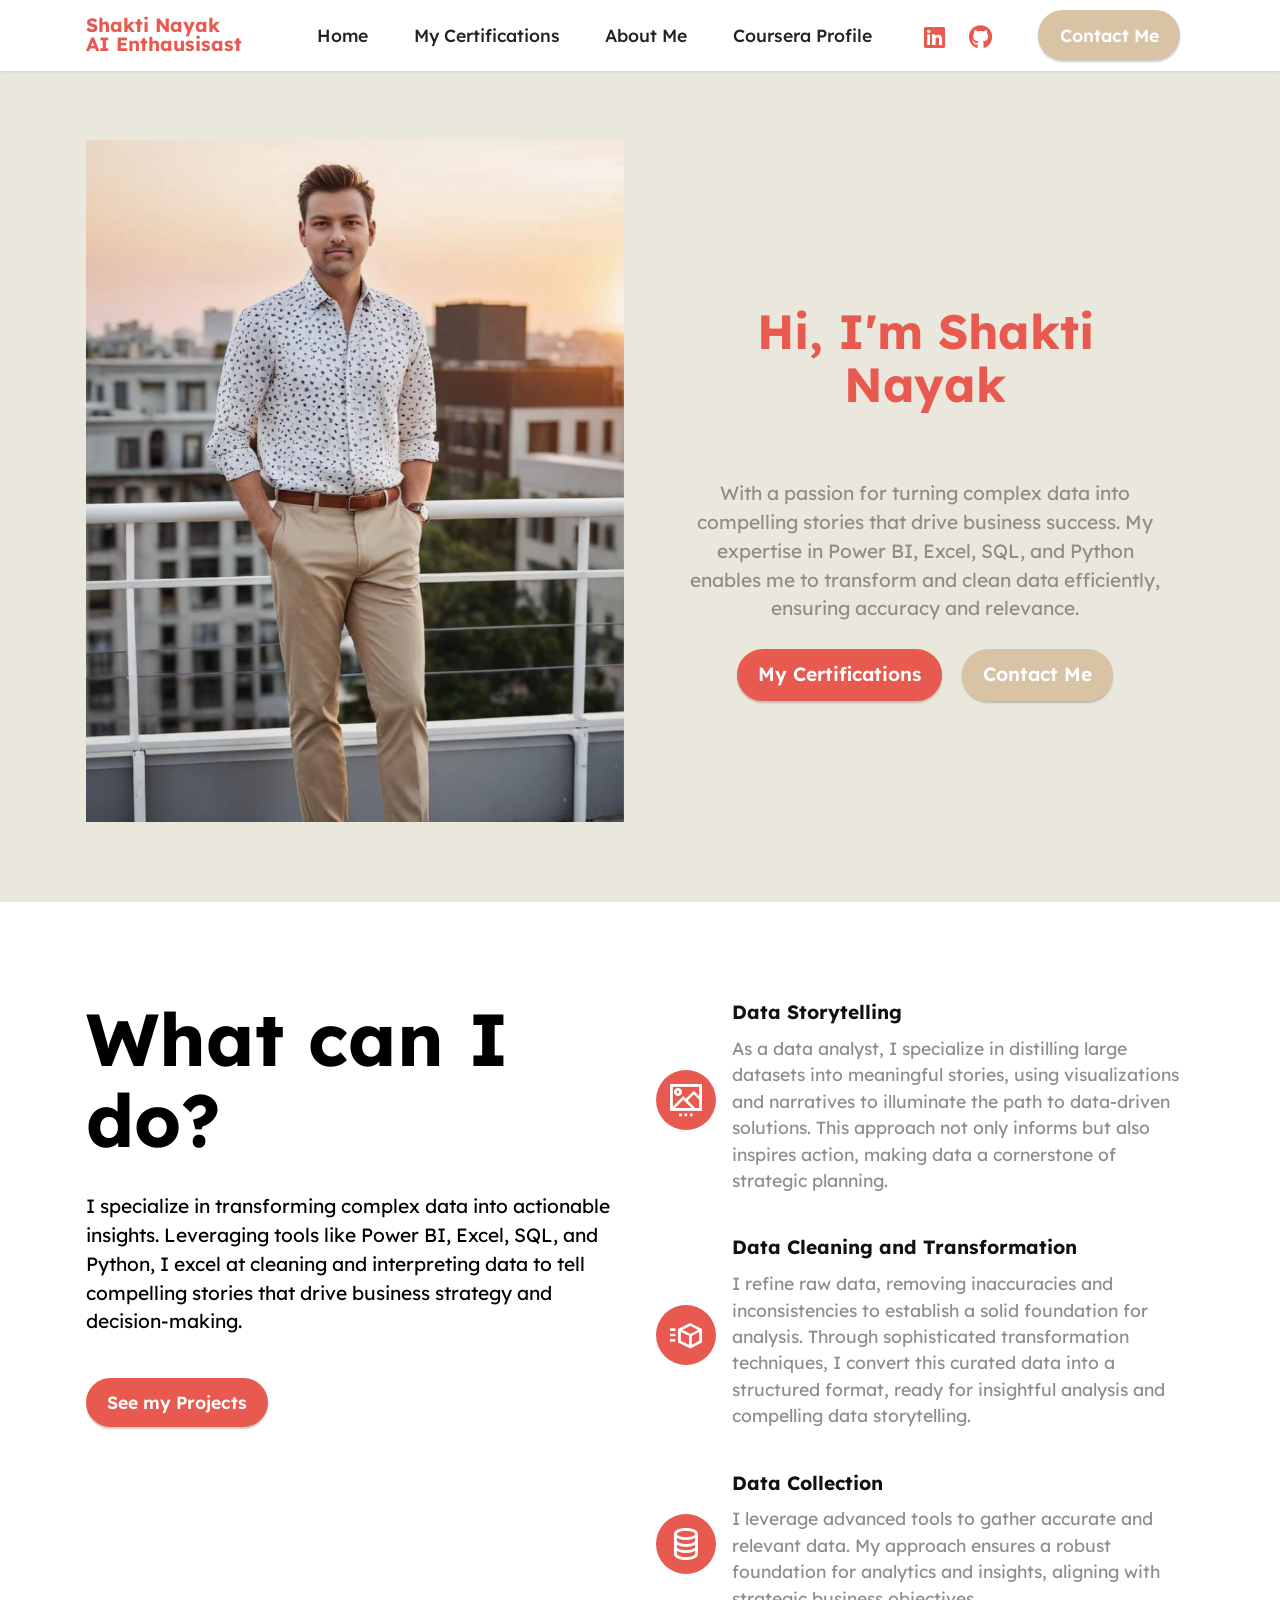
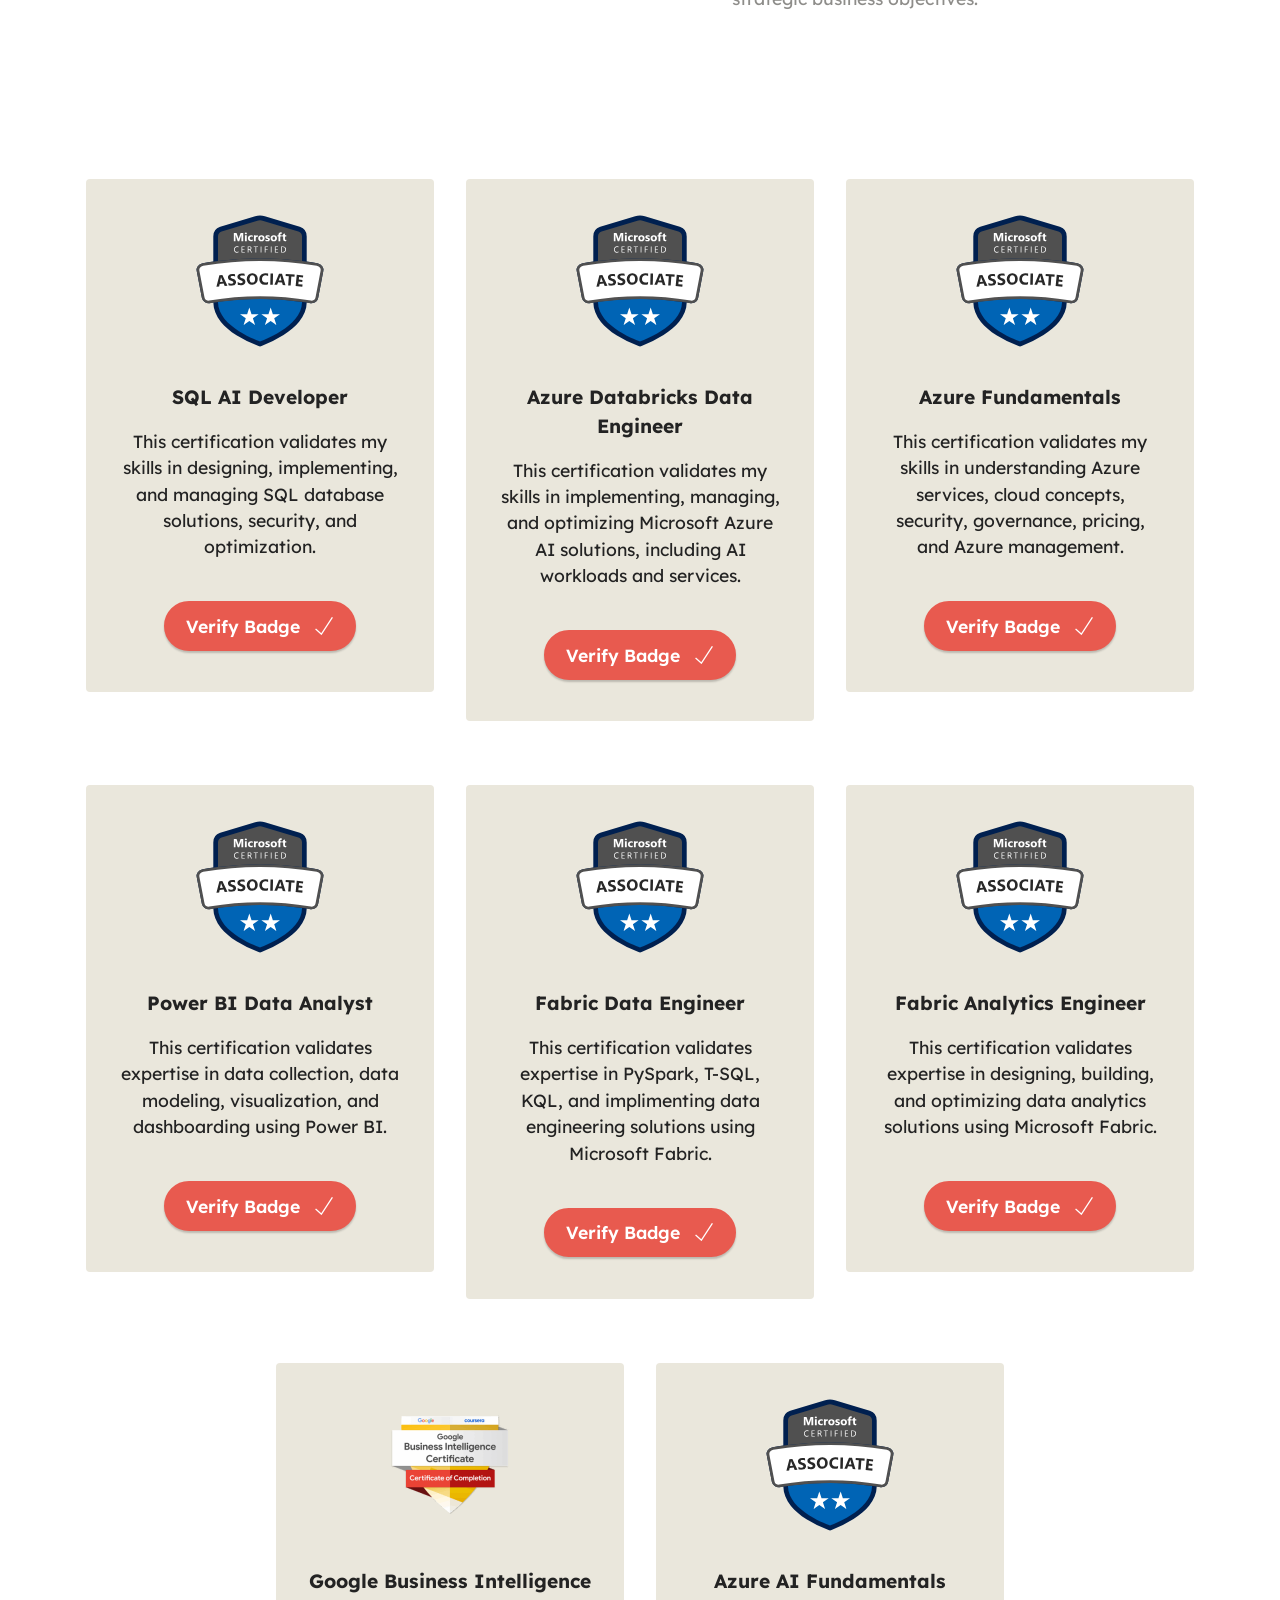
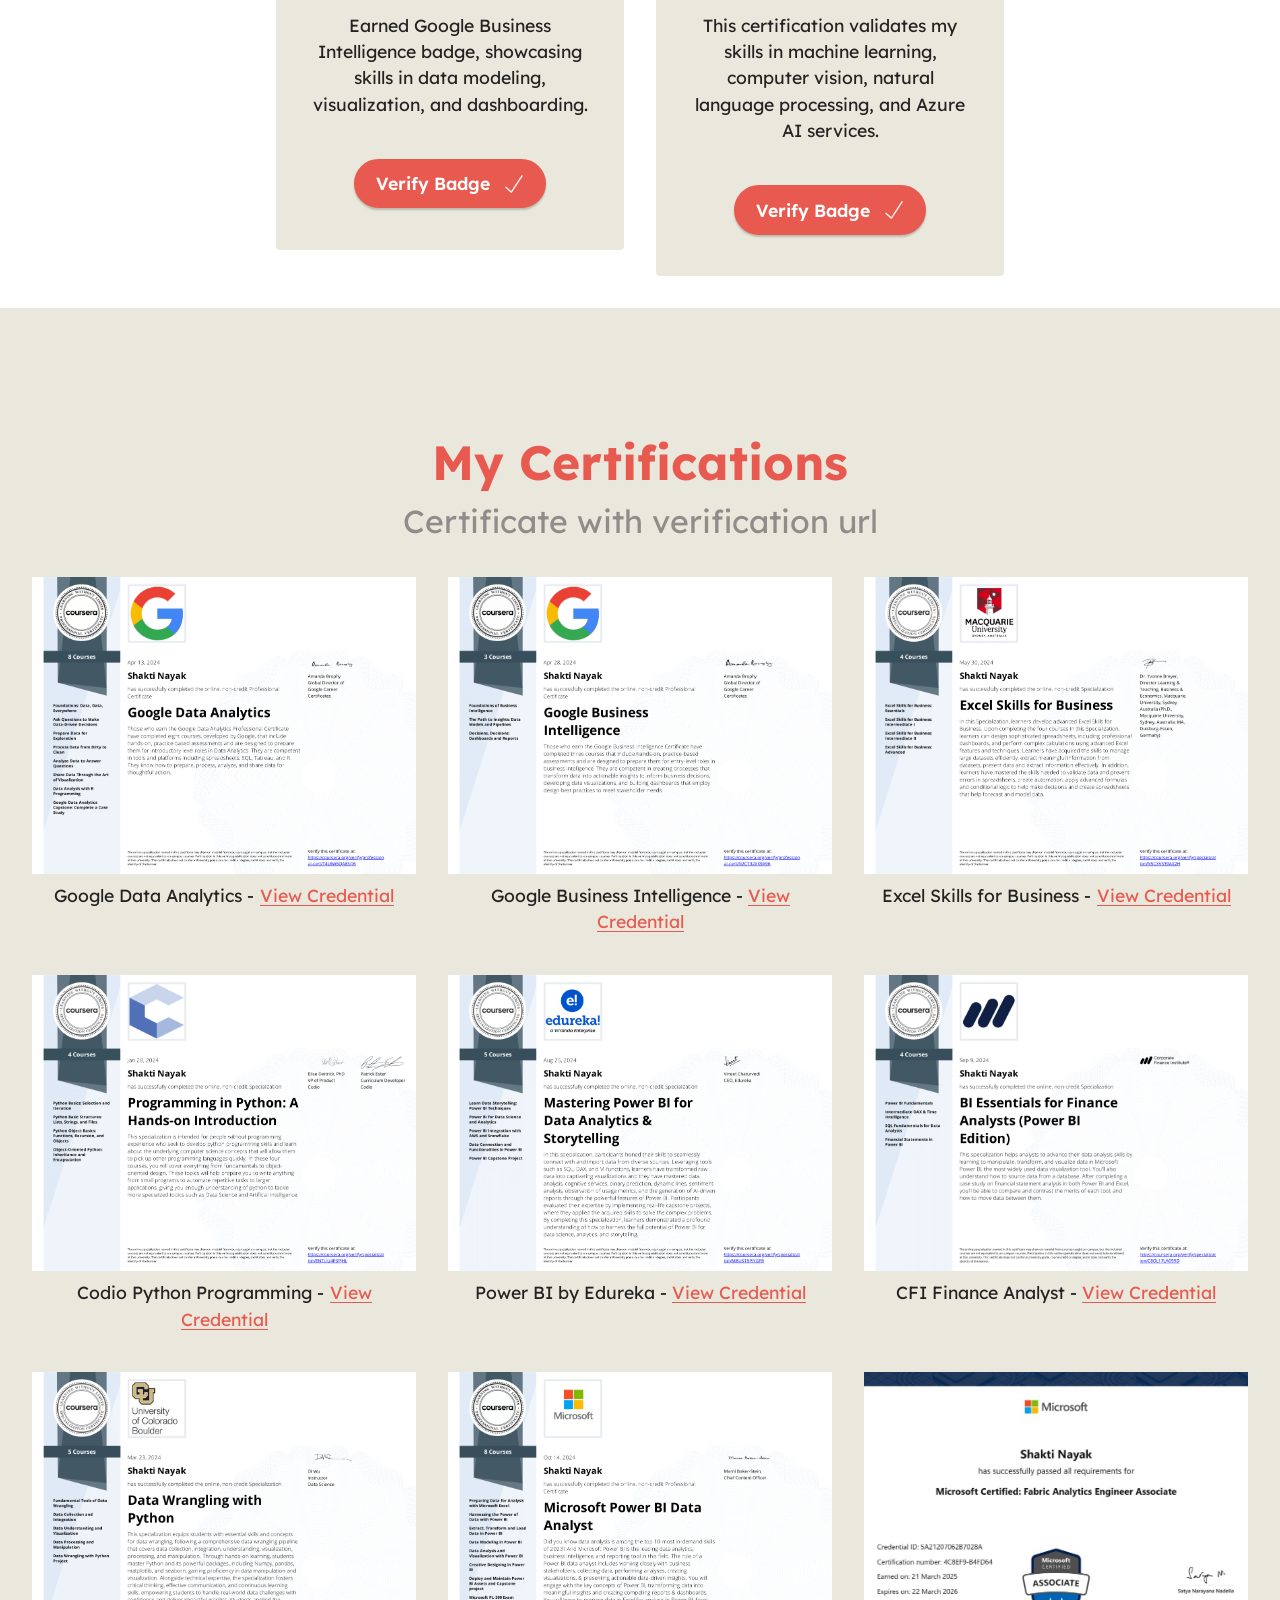
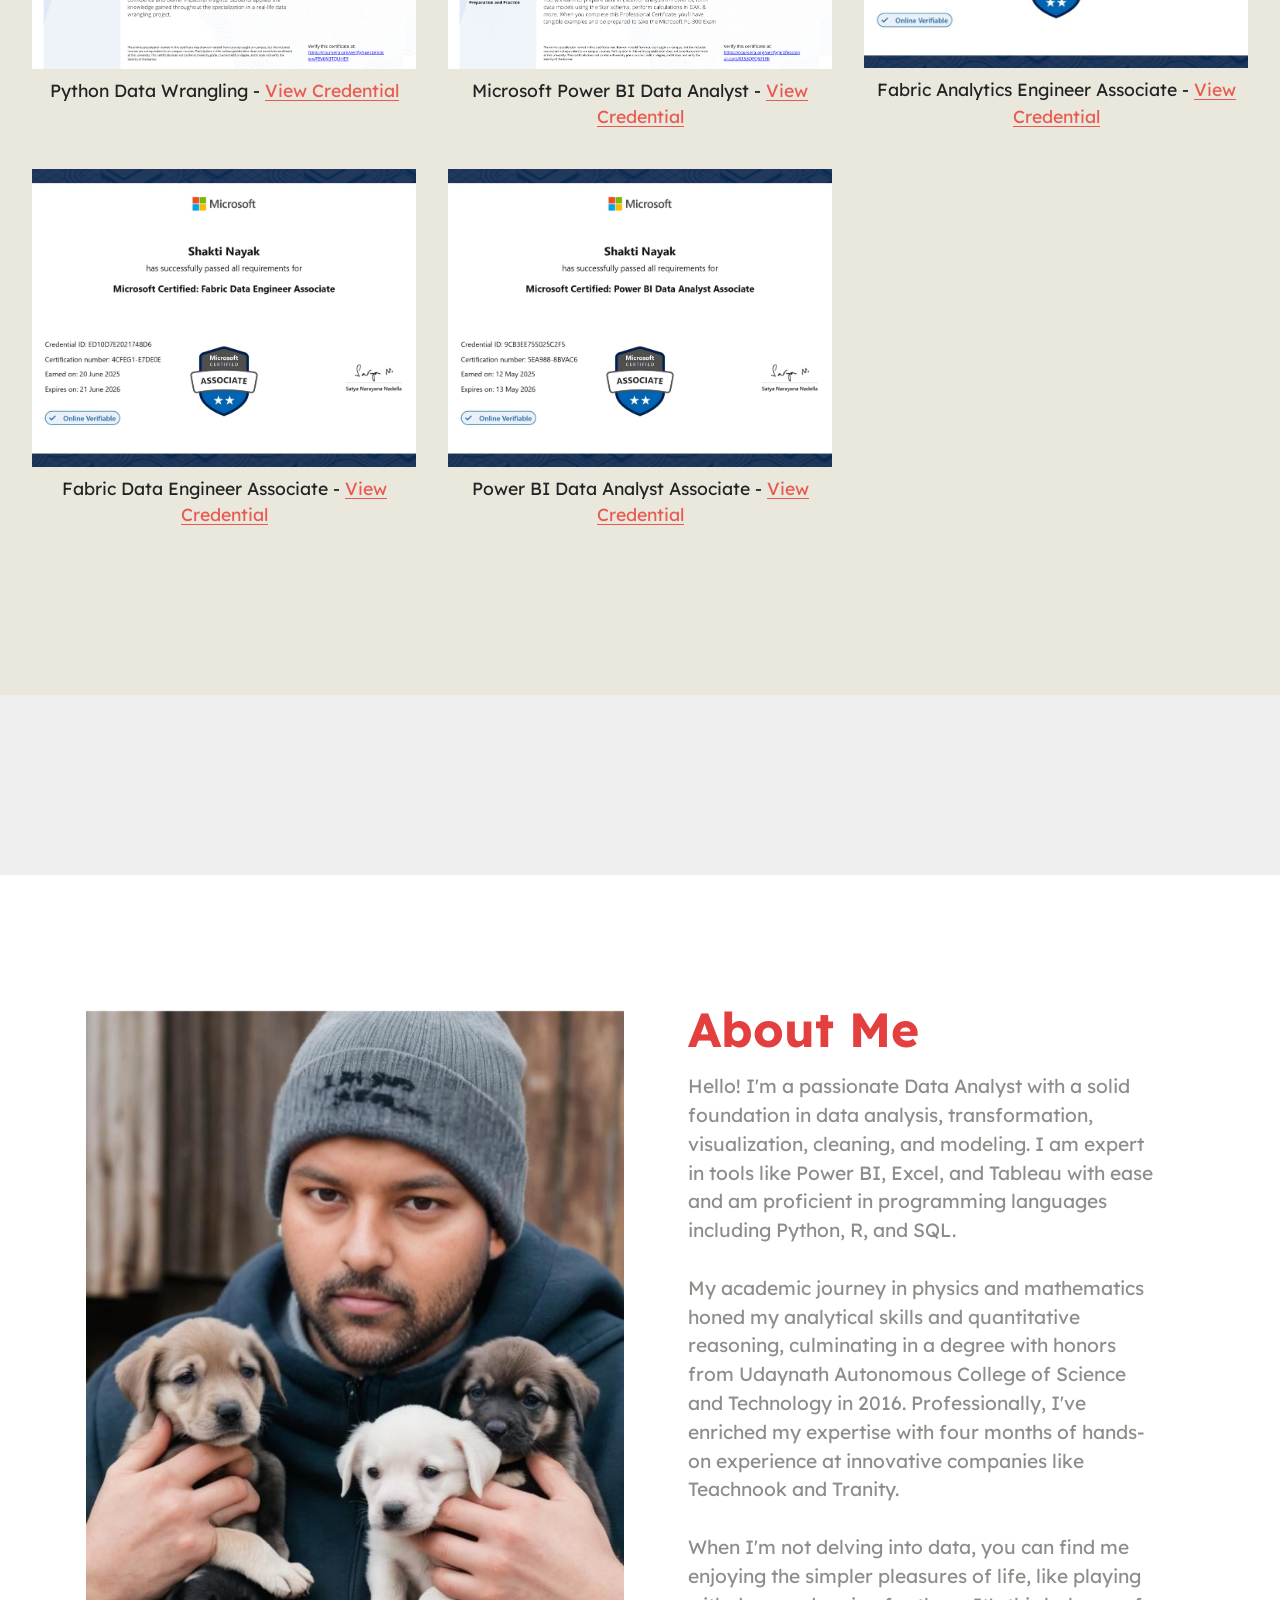
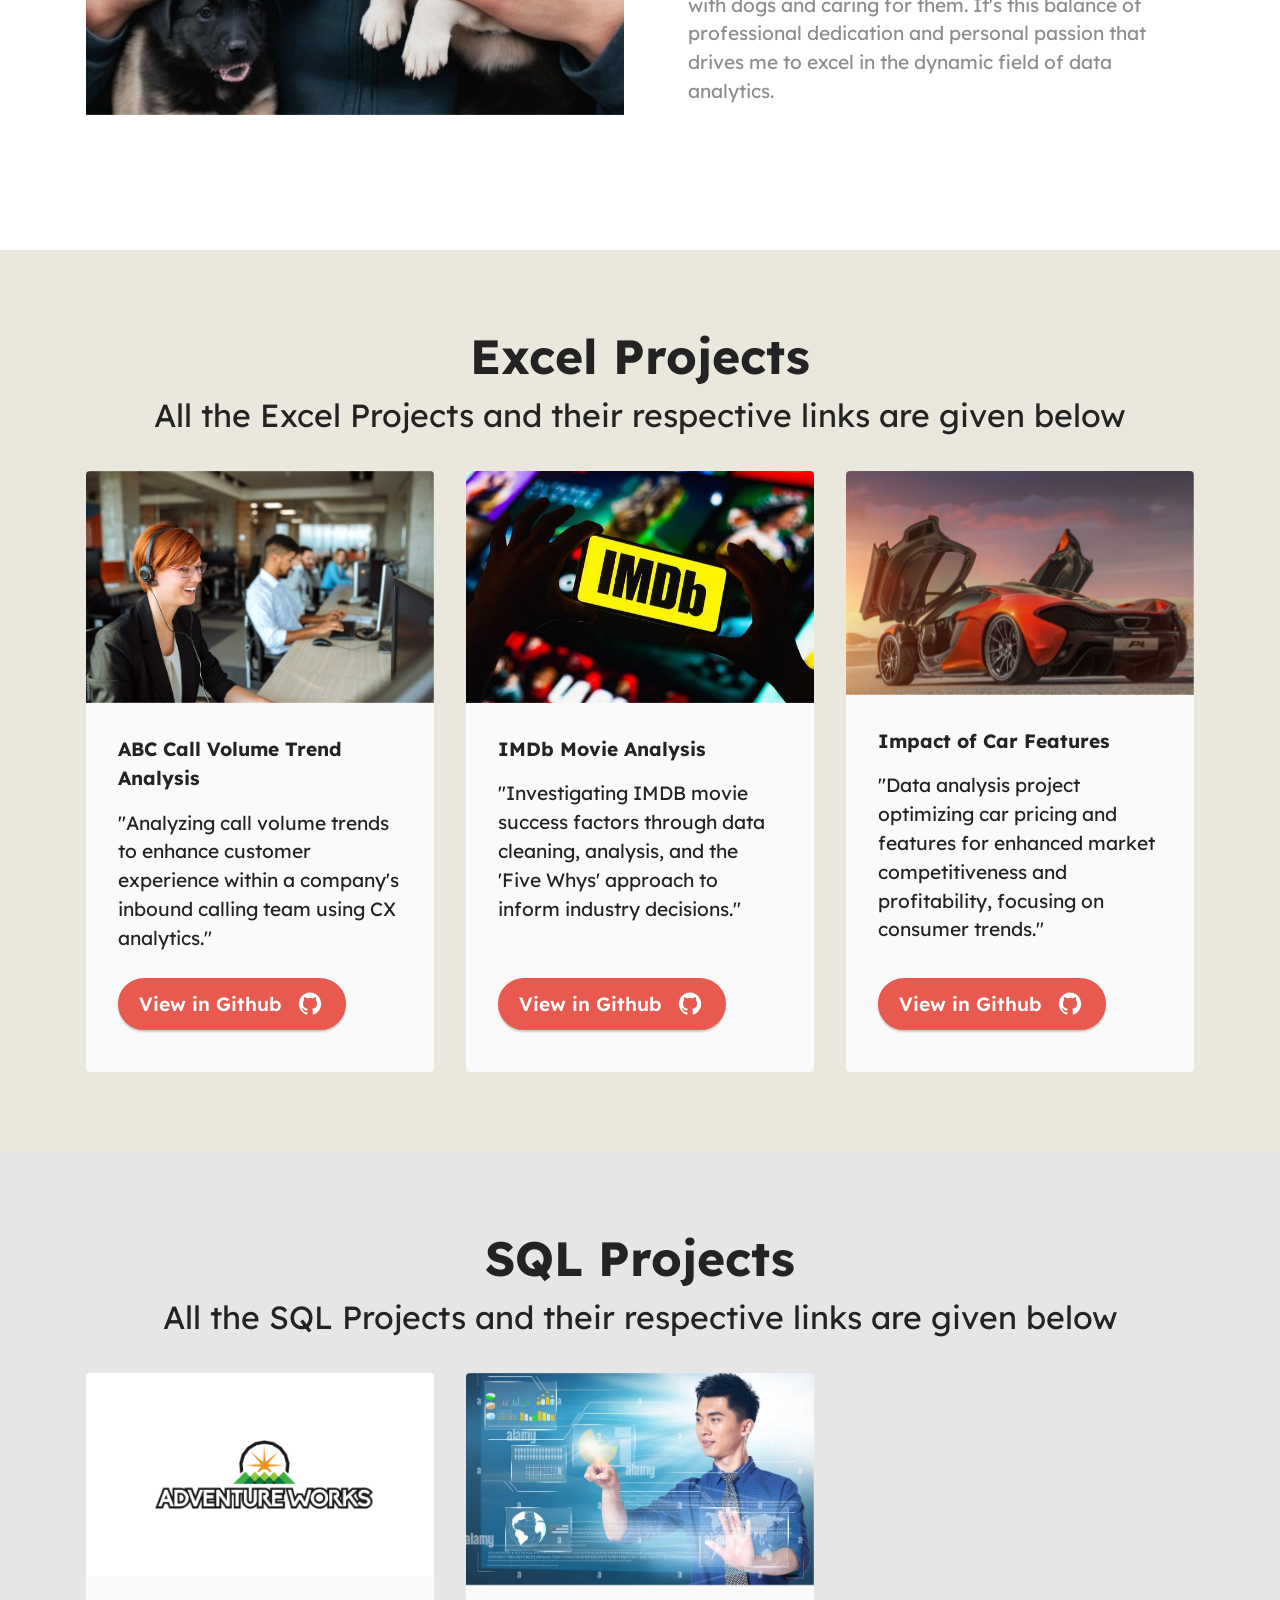
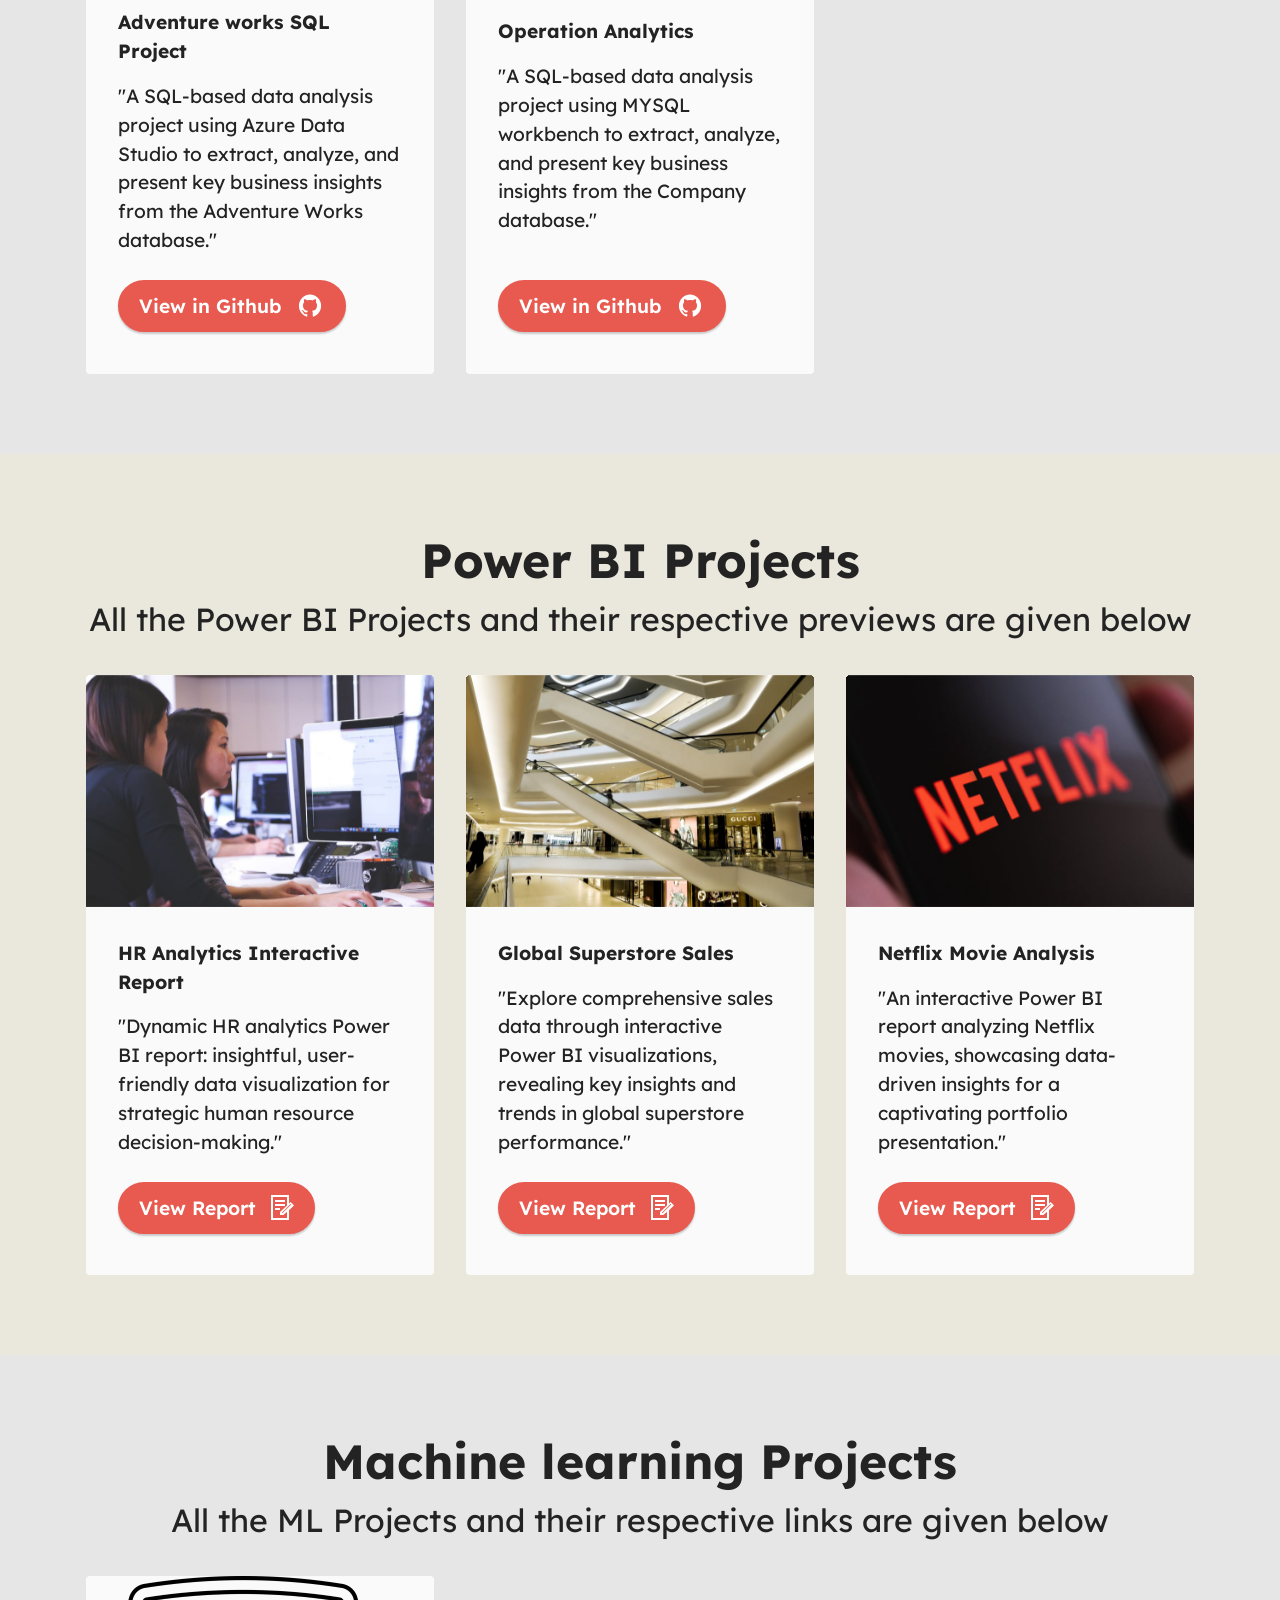
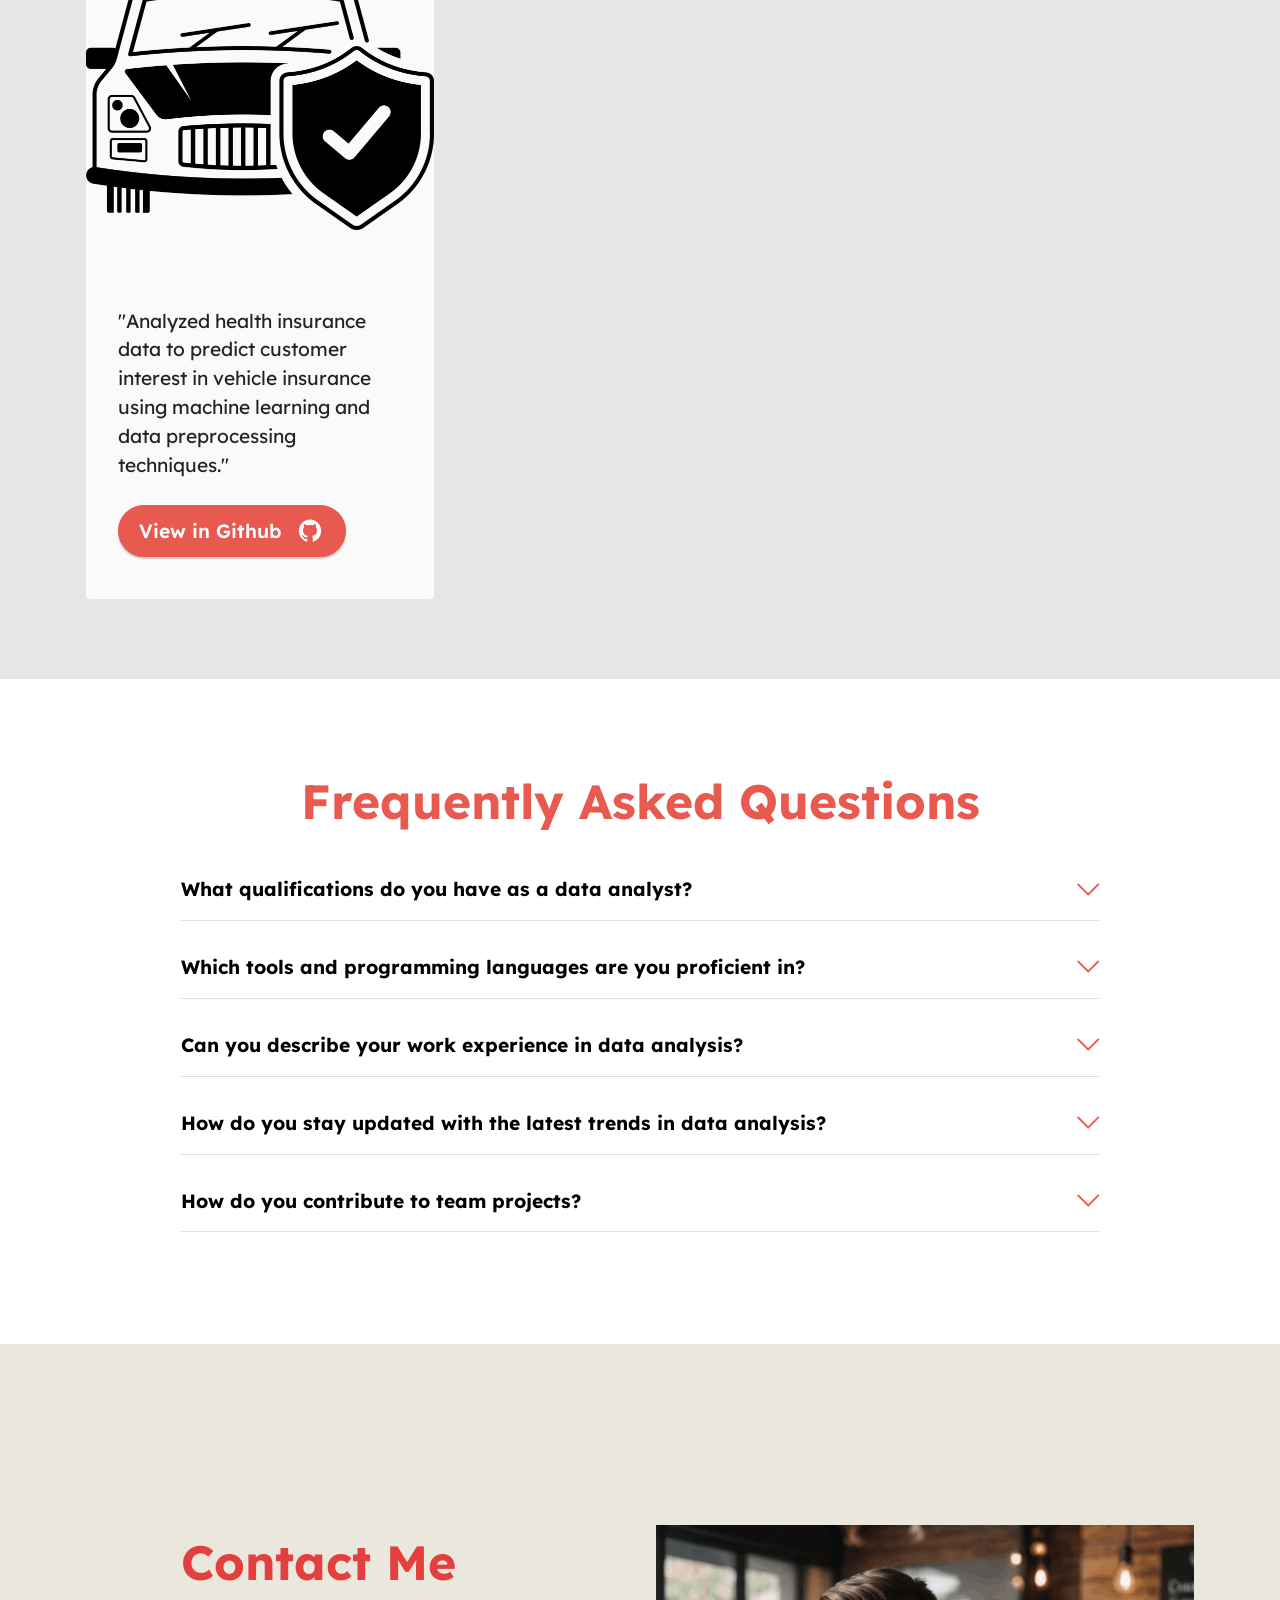
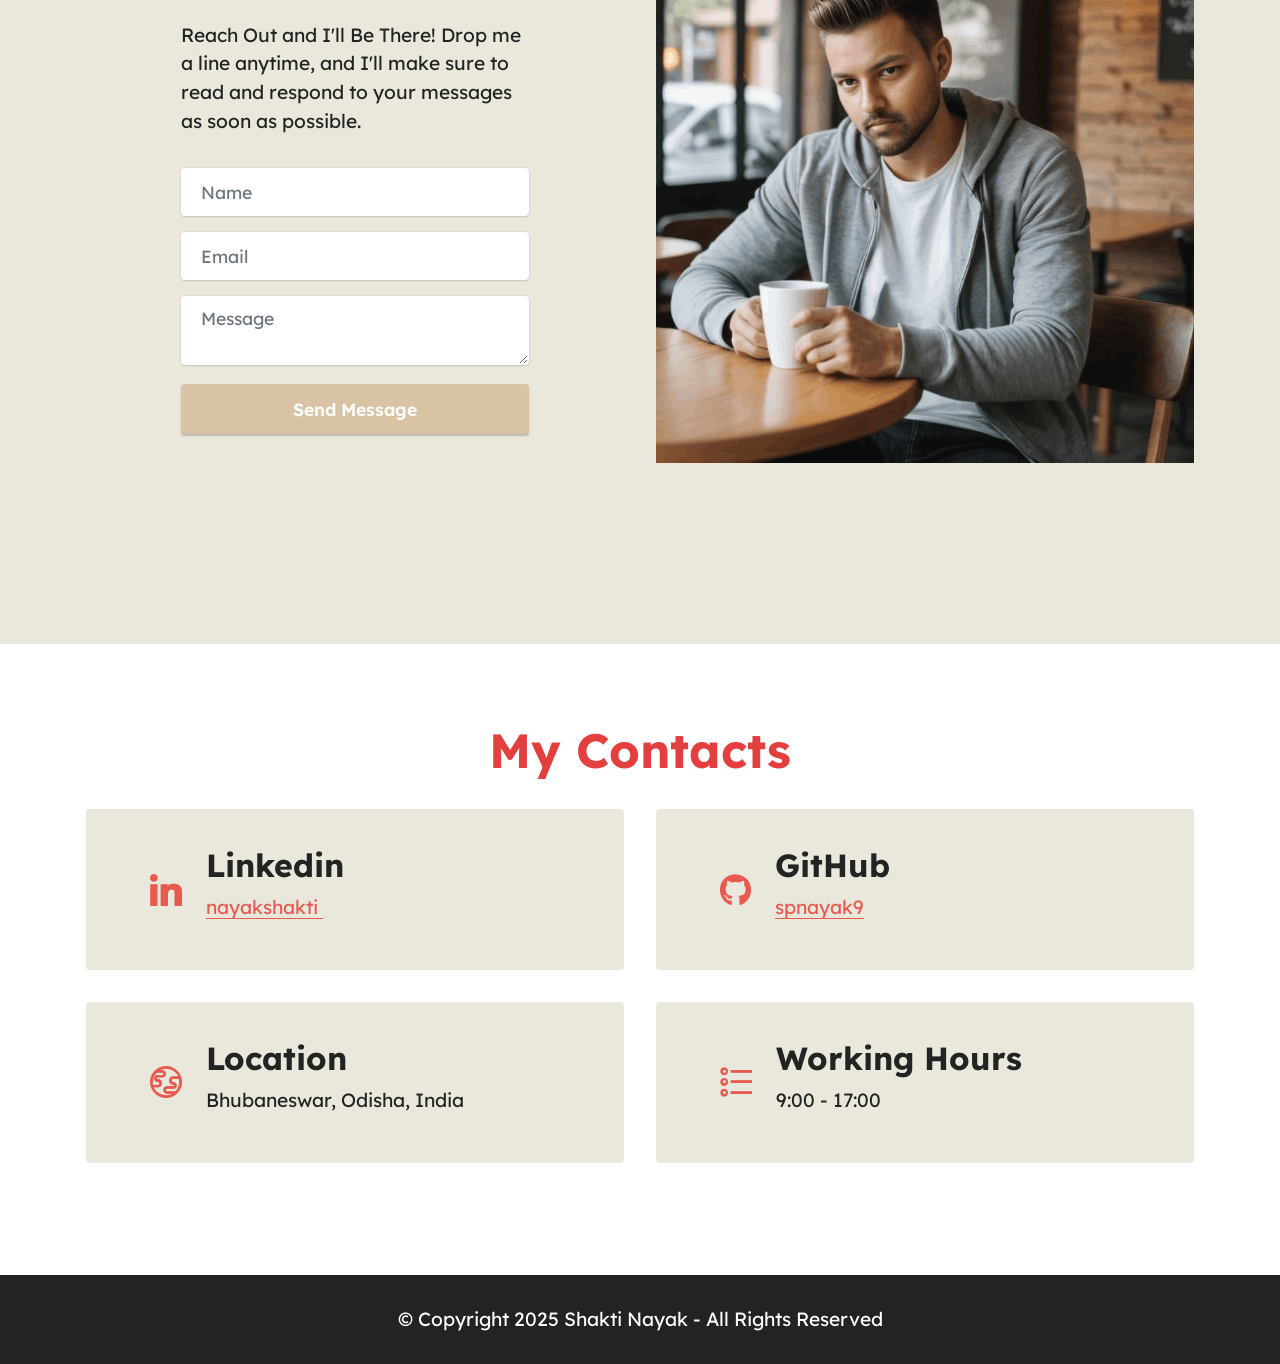
<file: index.html>
<!DOCTYPE html>
<html  lang="en">
<head>
  
  <meta charset="UTF-8">
  <meta http-equiv="X-UA-Compatible" content="IE=edge">
  
  <meta name="twitter:card" content="summary_large_image"/>
  <meta name="twitter:image:src" content="assets/images/index-meta.png">
  <meta property="og:image" content="assets/images/index-meta.png">
  <meta name="twitter:title" content="Shakti Nayak's home page">
  <meta name="viewport" content="width=device-width, initial-scale=1, minimum-scale=1">
  <link rel="shortcut icon" href="assets/images/user-1.svg" type="image/x-icon">
  <meta name="description" content="See Shakti's Portfolio website - The page contains certifications and portfolio projects of Shakti Nayak">
  
  
  <title>Shakti Nayak's home page</title>
  <link rel="stylesheet" href="assets/font-awesome-brands/../css/fontawesome.min.css">
  <link rel="stylesheet" href="assets/font-awesome-brands/css/brands.min.css">
  <link rel="stylesheet" href="assets/dev-icons/css/devicon.min.css">
  <link rel="stylesheet" href="assets/themify/css/themify-icons.css">
  <link rel="stylesheet" href="assets/web/assets/mobirise-icons2/mobirise2.css">
  <link rel="stylesheet" href="assets/web/assets/mobirise-icons/mobirise-icons.css">
  <link rel="stylesheet" href="assets/bootstrap/css/bootstrap.min.css">
  <link rel="stylesheet" href="assets/animatecss/animate.css">
  <link rel="stylesheet" href="assets/dropdown/css/style.css">
  <link rel="stylesheet" href="assets/socicon/css/styles.css">
  <link rel="stylesheet" href="assets/theme/css/style.css">
  <link rel="preload" href="https://fonts.googleapis.com/css?family=Lexend:100,200,300,400,500,600,700,800,900&display=swap" as="style" onload="this.onload=null;this.rel='stylesheet'">
  <noscript><link rel="stylesheet" href="https://fonts.googleapis.com/css?family=Lexend:100,200,300,400,500,600,700,800,900&display=swap"></noscript>
  <link rel="preload" as="style" href="assets/mobirise/css/mbr-additional.css?v=ZSXmpj"><link rel="stylesheet" href="assets/mobirise/css/mbr-additional.css?v=ZSXmpj" type="text/css">

  
  <!-- Google tag (gtag.js) -->
<script async src="https://www.googletagmanager.com/gtag/js?id=G-HHXX2L0RH2"></script>
<script>
  window.dataLayer = window.dataLayer || [];
  function gtag(){dataLayer.push(arguments);}
  gtag('js', new Date());

  gtag('config', 'G-HHXX2L0RH2');
</script>




<style>
@media (min-width: 576px) {
    .modal-lg, .modal-xl {
        max-width: 90% !important;
        max-height: 900px !important;
    }
}


@media (min-width: 1200px) {
    .modal-lg, .modal-xl {
        max-width: 80% !important;
        max-height: 900px !important;
    }
}

</style>
  
</head>
<body>
  
  <section data-bs-version="5.1" class="menu menu2 cid-vwLka2eXpl" once="menu" id="menu2-b">
    
    <nav class="navbar navbar-dropdown navbar-fixed-top navbar-expand-lg">
        <div class="container">
            <div class="navbar-brand">
                
                <span class="navbar-caption-wrap"><a class="navbar-caption text-primary display-7">Shakti Nayak<br>AI Enthausisast</a></span>
            </div>
            <button class="navbar-toggler" type="button" data-toggle="collapse" data-bs-toggle="collapse" data-target="#navbarSupportedContent" data-bs-target="#navbarSupportedContent" aria-controls="navbarNavAltMarkup" aria-expanded="false" aria-label="Toggle navigation">
                <div class="hamburger">
                    <span></span>
                    <span></span>
                    <span></span>
                    <span></span>
                </div>
            </button>
            <div class="collapse navbar-collapse" id="navbarSupportedContent">
                <ul class="navbar-nav nav-dropdown" data-app-modern-menu="true"><li class="nav-item"><a class="nav-link link text-black text-primary display-4" href="index.html#top">Home</a></li>
                    <li class="nav-item"><a class="nav-link link text-black text-primary display-4" href="index.html#My-Certificates">My Certifications</a></li><li class="nav-item"><a class="nav-link link text-black text-primary display-4" href="index.html#About-Me">About Me</a></li>
                    <li class="nav-item"><a class="nav-link link text-black display-4" href="https://www.coursera.org/user/f70925defa4ccd55d386e468785f8f8d" target="_blank">Coursera Profile&nbsp;</a>
                    </li></ul>
                <div class="icons-menu">
                    <a class="iconfont-wrapper" href="https://linkedin.com/in/nayakshakti" target="_blank">
                        <span class="p-2 mbr-iconfont fab fa-linkedin" style="color: rgb(232, 90, 79); fill: rgb(232, 90, 79);"></span>
                    </a>
                    <a class="iconfont-wrapper" href="https://github.com/spnayak9" target="_blank">
                        <span class="p-2 mbr-iconfont fab fa-github" style="color: rgb(232, 90, 79); fill: rgb(232, 90, 79);"></span>
                    </a>
                    
                    
                </div>
                <div class="navbar-buttons mbr-section-btn"><a class="btn btn-secondary display-4" href="https://forms.gle/dozTAffBRgGNAuxz9">
                        Contact Me</a></div>
            </div>
        </div>
    </nav>
</section>

<section data-bs-version="5.1" class="header11 cid-vwLka2NAKP" id="header11-c">

    

    

    <div class="container">
        <div class="row justify-content-center">
            <div class="col-12 col-md-6 image-wrapper">
                <img class="w-100" src="assets/images/img-20241002-193520-486-768x1152.jpeg" alt="Mobirise Website Builder">
            </div>
            <div class="col-12 col-md">
                <div class="text-wrapper text-center">
                    <h1 class="mbr-section-title mbr-fonts-style mb-3 display-2">
                        <strong>
</strong><div><strong><br></strong></div><div><strong>Hi, I'm Shakti Nayak</strong></div><div><br></div></h1>
                    <p class="mbr-text mbr-fonts-style display-7">With a passion for turning complex data into compelling stories that drive business success. My expertise in Power BI, Excel, SQL, and Python enables me to transform and clean data efficiently, ensuring accuracy and relevance.</p>
                    <div class="mbr-section-btn mt-3"><a class="btn btn-primary display-7" href="index.html#My-Certificates">My Certifications</a> <a class="btn btn-secondary display-7" href="https://forms.gle/dozTAffBRgGNAuxz9" target="_blank">Contact Me</a></div>
                </div>
            </div>
        </div>
    </div>
</section>

<section data-bs-version="5.1" class="features12 cid-vwLka3dawj" id="features13-d">

    
    
    <div class="container">
        <div class="row justify-content-center">
            <div class="col-12 col-lg-6">
                <div class="card-wrapper">
                    <div class="card-box align-left">
                        <h4 class="card-title mbr-fonts-style mb-4 display-1"><strong>What can I do?</strong></h4>
                        <p class="mbr-text mbr-fonts-style mb-4 display-7">
                             I specialize in transforming complex data into actionable insights. Leveraging tools like Power BI, Excel, SQL, and Python, I excel at cleaning and interpreting data to tell compelling stories that drive business strategy and decision-making.</p>
                        <div class="mbr-section-btn"><a class="btn btn-primary display-4" href="index.html#Projects">See my Projects</a></div>
                    </div>
                </div>
            </div>
            <div class="col-12 col-lg-6">
                <div class="item mbr-flex">
                    <div class="icon-box">
                        <span class="mbr-iconfont mobi-mbri-image-slider mobi-mbri"></span>
                    </div>
                    <div class="text-box">
                        <h4 class="icon-title mbr-black mbr-fonts-style display-7"><strong>Data Storytelling</strong></h4>
                        <h5 class="icon-text mbr-black mbr-fonts-style display-4">As a data analyst, I specialize in distilling large datasets into meaningful stories, using visualizations and narratives to illuminate the path to data-driven solutions. This approach not only informs but also inspires action, making data a cornerstone of strategic planning.</h5>
                    </div>
                </div>
                <div class="item mbr-flex">
                    <div class="icon-box">
                        <span class="mbr-iconfont mobi-mbri-delivery mobi-mbri"></span>
                    </div>
                    <div class="text-box">
                        <h4 class="icon-title mbr-black mbr-fonts-style display-7"><strong>Data Cleaning and Transformation</strong></h4>
                        <h5 class="icon-text mbr-black mbr-fonts-style display-4">I refine raw data, removing inaccuracies and inconsistencies to establish a solid foundation for analysis. Through sophisticated transformation techniques, I convert this curated data into a structured format, ready for insightful analysis and compelling data storytelling.</h5>
                    </div>
                </div>
                <div class="item mbr-flex">
                    <div class="icon-box">
                        <span class="mbr-iconfont mobi-mbri-database mobi-mbri"></span>
                    </div>
                    <div class="text-box">
                        <h4 class="icon-title mbr-black mbr-fonts-style display-7"><strong>Data Collection</strong></h4>
                        <h5 class="icon-text mbr-black mbr-fonts-style display-4">I leverage advanced tools to gather accurate and relevant data. My approach ensures a robust foundation for analytics and insights, aligning with strategic business objectives.</h5>
                    </div>
                </div>
            </div>
        </div>
    </div>
</section>

<section data-bs-version="5.1" class="clients2 cid-vwLka3AzKx" id="clients2-e">

    

    
    <div class="container">
        <div class="row justify-content-center">
            <div class="card col-12 col-md-6 col-lg-4">
                <div class="card-wrapper">
                    <div class="img-wrapper">
                        <img src="assets/images/microsoft-certified-associate-badge.svg" alt="Microsoft Certified Fabric Analytics Engineer Associate">
                    </div>
                    <div class="card-box align-center">
                        
                        <h5 class="card-title mbr-fonts-style mb-3 display-7"><strong>SQL AI Developer</strong></h5>
                        <p class="mbr-text mbr-fonts-style mb-4 display-4">This certification validates my skills in designing, implementing, and managing SQL database solutions, security, and optimization.</p>
                        <div class="mbr-section-btn mt-3"><a class="btn btn-primary display-4" href="https://learn.microsoft.com/api/credentials/share/en-gb/ShaktiNayak/80FE682773AF6744?sharingId=B8CA2D4A79406322" target="_blank"><span class="ti-check mbr-iconfont mbr-iconfont-btn"></span>Verify Badge&nbsp;</a></div>
                    </div>
                </div>
            </div>
            <div class="card col-12 col-md-6 col-lg-4">
                <div class="card-wrapper">
                    <div class="img-wrapper">
                        <img src="assets/images/microsoft-certified-associate-badge.svg" alt="Google data analytics Badge">
                    </div>
                    <div class="card-box align-center">
                        
                        <h5 class="card-title mbr-fonts-style mb-3 display-7"><strong>Azure Databricks Data Engineer</strong></h5>
                        <p class="mbr-text mbr-fonts-style mb-4 display-4">
                            This certification validates my skills in implementing, managing, and optimizing Microsoft Azure AI solutions, including AI workloads and services. </p>
                        <div class="mbr-section-btn mt-3"><a class="btn btn-primary display-4" href="https://learn.microsoft.com/api/credentials/share/en-gb/ShaktiNayak/C44D8366CE14297?sharingId=B8CA2D4A79406322" target="_blank"><span class="ti-check mbr-iconfont mbr-iconfont-btn"></span>Verify Badge&nbsp;</a></div>
                    </div>
                </div>
            </div>
            <div class="card col-12 col-md-6 col-lg-4">
                <div class="card-wrapper">
                    <div class="img-wrapper">
                        <img src="assets/images/microsoft-certified-associate-badge.svg" alt="Google Business Intelligence">
                    </div>
                    <div class="card-box align-center">
                        
                        <h5 class="card-title mbr-fonts-style mb-3 display-7"><strong>Azure Fundamentals</strong></h5>
                        <p class="mbr-text mbr-fonts-style mb-4 display-4">
                            This certification validates my skills in understanding Azure services, cloud concepts, security, governance, pricing, and Azure management. </p>
                        <div class="mbr-section-btn mt-3"><a class="btn btn-primary display-4" href="https://learn.microsoft.com/api/credentials/share/en-gb/ShaktiNayak/3CA805E103E34294?sharingId=B8CA2D4A79406322" target="_blank"><span class="ti-check mbr-iconfont mbr-iconfont-btn"></span>Verify Badge&nbsp;</a></div>
                    </div>
                </div>
            </div>
            
        </div>
    </div>
</section>

<section data-bs-version="5.1" class="clients2 cid-vwQtQ5hZo1" id="clients2-1h">

    

    
    <div class="container">
        <div class="row justify-content-center">
            <div class="card col-12 col-md-6 col-lg-4">
                <div class="card-wrapper">
                    <div class="img-wrapper">
                        <img src="assets/images/microsoft-certified-associate-badge.svg" alt="Microsoft Certified Fabric Analytics Engineer Associate">
                    </div>
                    <div class="card-box align-center">
                        
                        <h5 class="card-title mbr-fonts-style mb-3 display-7"><strong>Power BI Data Analyst</strong></h5>
                        <p class="mbr-text mbr-fonts-style mb-4 display-4">This certification validates expertise in data collection, data modeling, visualization, and dashboarding using Power BI.</p>
                        <div class="mbr-section-btn mt-3"><a class="btn btn-primary display-4" href="https://learn.microsoft.com/api/credentials/share/en-in/ShaktiNayak/9CB3EE755025C2F5?sharingId=B8CA2D4A79406322" target="_blank"><span class="ti-check mbr-iconfont mbr-iconfont-btn"></span>Verify Badge&nbsp;</a></div>
                    </div>
                </div>
            </div>
            <div class="card col-12 col-md-6 col-lg-4">
                <div class="card-wrapper">
                    <div class="img-wrapper">
                        <img src="assets/images/microsoft-certified-associate-badge.svg" alt="Google data analytics Badge">
                    </div>
                    <div class="card-box align-center">
                        
                        <h5 class="card-title mbr-fonts-style mb-3 display-7"><strong>Fabric Data Engineer</strong></h5>
                        <p class="mbr-text mbr-fonts-style mb-4 display-4">
                            This certification validates expertise in PySpark, T-SQL, KQL, and implimenting data engineering solutions using Microsoft Fabric. </p>
                        <div class="mbr-section-btn mt-3"><a class="btn btn-primary display-4" href="https://learn.microsoft.com/api/credentials/share/en-in/ShaktiNayak/ED10D7E2021748D6?sharingId=B8CA2D4A79406322" target="_blank"><span class="ti-check mbr-iconfont mbr-iconfont-btn"></span>Verify Badge&nbsp;</a></div>
                    </div>
                </div>
            </div>
            <div class="card col-12 col-md-6 col-lg-4">
                <div class="card-wrapper">
                    <div class="img-wrapper">
                        <img src="assets/images/microsoft-certified-associate-badge.svg" alt="Google Business Intelligence">
                    </div>
                    <div class="card-box align-center">
                        
                        <h5 class="card-title mbr-fonts-style mb-3 display-7"><strong>Fabric Analytics Engineer</strong></h5>
                        <p class="mbr-text mbr-fonts-style mb-4 display-4">
                            This certification validates expertise in designing, building, and optimizing data analytics solutions using Microsoft Fabric. </p>
                        <div class="mbr-section-btn mt-3"><a class="btn btn-primary display-4" href="https://learn.microsoft.com/api/credentials/share/en-in/ShaktiNayak/5A21207062B7028A?sharingId=B8CA2D4A79406322" target="_blank"><span class="ti-check mbr-iconfont mbr-iconfont-btn"></span>Verify Badge&nbsp;</a></div>
                    </div>
                </div>
            </div>
            
        </div>
    </div>
</section>

<section data-bs-version="5.1" class="clients2 cid-vwLka42VUa" id="clients2-f">

    

    
    <div class="container">
        <div class="row justify-content-center">
            <div class="card col-12 col-md-6 col-lg-4">
                <div class="card-wrapper">
                    <div class="img-wrapper">
                        <img src="assets/images/image-280x280.png" alt="Microsoft Certified Fabric Analytics Engineer Associate">
                    </div>
                    <div class="card-box align-center">
                        
                        <h5 class="card-title mbr-fonts-style mb-3 display-7"><strong>Google Business Intelligence</strong></h5>
                        <p class="mbr-text mbr-fonts-style mb-4 display-4">Earned Google Business Intelligence badge, showcasing skills in data modeling, visualization, and dashboarding.</p>
                        <div class="mbr-section-btn mt-3"><a class="btn btn-primary display-4" href="https://www.credly.com/badges/6ad1c5a6-bc49-49c3-8fe9-1cdee944365a/public_url" target="_blank"><span class="ti-check mbr-iconfont mbr-iconfont-btn"></span>Verify Badge&nbsp;</a></div>
                    </div>
                </div>
            </div>
            <div class="card col-12 col-md-6 col-lg-4">
                <div class="card-wrapper">
                    <div class="img-wrapper">
                        <img src="assets/images/microsoft-certified-associate-badge.svg" alt="Google data analytics Badge">
                    </div>
                    <div class="card-box align-center">
                        
                        <h5 class="card-title mbr-fonts-style mb-3 display-7"><strong>Azure AI Fundamentals</strong></h5>
                        <p class="mbr-text mbr-fonts-style mb-4 display-4">
                            This certification validates my skills in machine learning, computer vision, natural language processing, and Azure AI services. </p>
                        <div class="mbr-section-btn mt-3"><a class="btn btn-primary display-4" href="https://learn.microsoft.com/api/credentials/share/en-gb/ShaktiNayak/EA953FA853DC9E7?sharingId=B8CA2D4A79406322" target="_blank"><span class="ti-check mbr-iconfont mbr-iconfont-btn"></span>Verify Badge&nbsp;</a></div>
                    </div>
                </div>
            </div>
            
            
        </div>
    </div>
</section>

<section data-bs-version="5.1" class="gallery5 mbr-gallery cid-vwLka4APaD" id="gallery5-g">
    

    

    <div class="container-fluid">
        <div class="mbr-section-head">
            <h3 class="mbr-section-title mbr-fonts-style align-center m-0 display-2"><strong>My Certifications</strong></h3>
            <h4 class="mbr-section-subtitle mbr-fonts-style align-center mb-0 mt-2 display-5">Certificate with verification url</h4>
        </div>
        <div class="row mbr-gallery mt-4">
            <div class="col-12 col-md-6 col-lg-4 item gallery-image">
                <div class="item-wrapper" data-toggle="modal" data-bs-toggle="modal" data-target="#vwQzf87HzF-modal" data-bs-target="#vwQzf87HzF-modal">
                    <img class="w-100" src="assets/images/google-data-analytics-1-1139x880.png" alt="Google Data Analytics" data-slide-to="0" data-bs-slide-to="0" data-target="#lb-vwQzf87HzF" data-bs-target="#lb-vwQzf87HzF">
                    <div class="icon-wrapper">
                        <span class="mobi-mbri mobi-mbri-search mbr-iconfont mbr-iconfont-btn"></span>
                    </div>
                </div>
                <!--


                <div mbr-buttons mbr-theme-style="display-7" class="mbr-section-btn mt-3" mbr-if="showButtons" data-toolbar="-mbrBtnMove"><a class="btn btn-primary" href="index.html#gallery5-3" data-app-placeholder="Type Text">My Jobs</a> <a class="btn btn-secondary" href="index.html#form4-6" data-app-placeholder="Type Text">Contacts</a></div>
                -->





                <h6 class="mbr-item-subtitle mbr-fonts-style align-center mb-2 mt-2 display-4">Google Data Analytics -<strong> <a href="https://coursera.org/verify/professional-cert/T4LRW6QA8SQ6" class="text-primary" target="_blank" style="">View Credential</a></strong><br></h6>
            </div>
            <div class="col-12 col-md-6 col-lg-4 item gallery-image">
                <div class="item-wrapper" data-toggle="modal" data-bs-toggle="modal" data-target="#vwQzf87HzF-modal" data-bs-target="#vwQzf87HzF-modal">
                    <img class="w-100" src="assets/images/google-bi-1-1139x880.png" alt="Google Business Intelligence" data-slide-to="1" data-bs-slide-to="1" data-target="#lb-vwQzf87HzF" data-bs-target="#lb-vwQzf87HzF">
                    <div class="icon-wrapper">
                        <span class="mobi-mbri mobi-mbri-search mbr-iconfont mbr-iconfont-btn"></span>
                    </div>
                </div>
                <h6 class="mbr-item-subtitle mbr-fonts-style align-center mb-2 mt-2 display-4">Google Business Intelligence - <a href="https://coursera.org/verify/professional-cert/N2CT32XK9A96" class="text-primary" target="_blank" style="font-weight: normal;">View Credential</a></h6>
            </div>
            <div class="col-12 col-md-6 col-lg-4 item gallery-image">
                <div class="item-wrapper" data-toggle="modal" data-bs-toggle="modal" data-target="#vwQzf87HzF-modal" data-bs-target="#vwQzf87HzF-modal">
                    <img class="w-100" src="assets/images/excel-macquarie-1-1139x880.png" alt="Excel Skills for Business" data-slide-to="2" data-bs-slide-to="2" data-target="#lb-vwQzf87HzF" data-bs-target="#lb-vwQzf87HzF">
                    <div class="icon-wrapper">
                        <span class="mobi-mbri mobi-mbri-search mbr-iconfont mbr-iconfont-btn"></span>
                    </div>
                </div>
                <h6 class="mbr-item-subtitle mbr-fonts-style align-center mb-2 mt-2 display-4">Excel Skills for Business -<strong> <a href="https://coursera.org/verify/specialization/N5CXV339AX2H" class="text-primary" target="_blank">View Credential</a></strong></h6>
            </div>
            <div class="col-12 col-md-6 col-lg-4 item gallery-image">
                <div class="item-wrapper" data-toggle="modal" data-bs-toggle="modal" data-target="#vwQzf87HzF-modal" data-bs-target="#vwQzf87HzF-modal">
                    <img class="w-100" src="assets/images/python-programming-codio-1-1139x880.png" alt="Codio Python Programming" data-slide-to="3" data-bs-slide-to="3" data-target="#lb-vwQzf87HzF" data-bs-target="#lb-vwQzf87HzF">
                    <div class="icon-wrapper">
                        <span class="mobi-mbri mobi-mbri-search mbr-iconfont mbr-iconfont-btn"></span>
                    </div>
                </div>
                <h6 class="mbr-item-subtitle mbr-fonts-style align-center mb-2 mt-2 display-4">Codio Python Programming -<strong> <a href="https://coursera.org/verify/specialization/ENTUU4P3PJHL" class="text-primary" target="_blank">View Credential</a></strong></h6>
            </div><div class="col-12 col-md-6 col-lg-4 item gallery-image">
                <div class="item-wrapper" data-toggle="modal" data-bs-toggle="modal" data-target="#vwQzf87HzF-modal" data-bs-target="#vwQzf87HzF-modal">
                    <img class="w-100" src="assets/images/power-bi-edureka-1-1139x880.png" alt="Power BI by Edureka" data-slide-to="4" data-bs-slide-to="4" data-target="#lb-vwQzf87HzF" data-bs-target="#lb-vwQzf87HzF">
                    <div class="icon-wrapper">
                        <span class="mobi-mbri mobi-mbri-search mbr-iconfont mbr-iconfont-btn"></span>
                    </div>
                </div>
                <h6 class="mbr-item-subtitle mbr-fonts-style align-center mb-2 mt-2 display-4">Power BI by Edureka - <a href="https://coursera.org/verify/specialization/MBUST9PIYGPR" class="text-primary" target="_blank">View Credential</a></h6>
            </div><div class="col-12 col-md-6 col-lg-4 item gallery-image">
                <div class="item-wrapper" data-toggle="modal" data-bs-toggle="modal" data-target="#vwQzf87HzF-modal" data-bs-target="#vwQzf87HzF-modal">
                    <img class="w-100" src="assets/images/finance-analyst-cfi-1-2200x1700.png" alt="CFI Finance Analyst" data-slide-to="5" data-bs-slide-to="5" data-target="#lb-vwQzf87HzF" data-bs-target="#lb-vwQzf87HzF">
                    <div class="icon-wrapper">
                        <span class="mobi-mbri mobi-mbri-search mbr-iconfont mbr-iconfont-btn"></span>
                    </div>
                </div>
                <h6 class="mbr-item-subtitle mbr-fonts-style align-center mb-2 mt-2 display-4">CFI Finance Analyst - <a href="https://coursera.org/verify/specialization/C8OL17LA099D" class="text-primary" target="_blank">View Credential</a></h6>
            </div><div class="col-12 col-md-6 col-lg-4 item gallery-image">
                <div class="item-wrapper" data-toggle="modal" data-bs-toggle="modal" data-target="#vwQzf87HzF-modal" data-bs-target="#vwQzf87HzF-modal">
                    <img class="w-100" src="assets/images/data-wrangling-with-python-1-2200x1700.png" alt="Python Data Wrangling" data-slide-to="6" data-bs-slide-to="6" data-target="#lb-vwQzf87HzF" data-bs-target="#lb-vwQzf87HzF">
                    <div class="icon-wrapper">
                        <span class="mobi-mbri mobi-mbri-search mbr-iconfont mbr-iconfont-btn"></span>
                    </div>
                </div>
                <h6 class="mbr-item-subtitle mbr-fonts-style align-center mb-2 mt-2 display-4">Python Data Wrangling - <a href="https://coursera.org/verify/specialization/F8V6N3TQUHE9" class="text-primary" target="_blank">View Credential</a></h6>
            </div><div class="col-12 col-md-6 col-lg-4 item gallery-image">
                <div class="item-wrapper" data-toggle="modal" data-bs-toggle="modal" data-target="#vwQzf87HzF-modal" data-bs-target="#vwQzf87HzF-modal">
                    <img class="w-100" src="assets/images/microsoft-power-bi-data-analyst-1-1139x880.png" alt="Microsoft Power BI Data Analyst" data-slide-to="7" data-bs-slide-to="7" data-target="#lb-vwQzf87HzF" data-bs-target="#lb-vwQzf87HzF">
                    <div class="icon-wrapper">
                        <span class="mobi-mbri mobi-mbri-search mbr-iconfont mbr-iconfont-btn"></span>
                    </div>
                </div>
                <h6 class="mbr-item-subtitle mbr-fonts-style align-center mb-2 mt-2 display-4">Microsoft Power BI Data Analyst - <a href="https://coursera.org/verify/professional-cert/R353QPQ5F1FK" class="text-primary" target="_blank">View Credential</a></h6>
            </div><div class="col-12 col-md-6 col-lg-4 item gallery-image">
                <div class="item-wrapper" data-toggle="modal" data-bs-toggle="modal" data-target="#vwQzf87HzF-modal" data-bs-target="#vwQzf87HzF-modal">
                    <img class="w-100" src="assets/images/fabric-analytics-engineer-pages-to-jpg-0001.jpg-4-1139x804.jpeg" alt="Microsoft Certified Fabric Analytics Engineer Associate" data-slide-to="8" data-bs-slide-to="8" data-target="#lb-vwQzf87HzF" data-bs-target="#lb-vwQzf87HzF">
                    <div class="icon-wrapper">
                        <span class="mobi-mbri mobi-mbri-search mbr-iconfont mbr-iconfont-btn"></span>
                    </div>
                </div>
                <h6 class="mbr-item-subtitle mbr-fonts-style align-center mb-2 mt-2 display-4">Fabric Analytics Engineer Associate - <a href="https://learn.microsoft.com/en-us/users/shaktinayak/credentials/5a21207062b7028a" class="text-primary" target="_blank">View Credential</a></h6>
            </div><div class="col-12 col-md-6 col-lg-4 item gallery-image">
                <div class="item-wrapper" data-toggle="modal" data-bs-toggle="modal" data-target="#vwQzf87HzF-modal" data-bs-target="#vwQzf87HzF-modal">
                    <img class="w-100" src="assets/images/fabric-data-engineer-page-0001.jpg-1-2479x1750.jpeg" alt="Microsoft Certified Fabric Data Engineer Associate" data-slide-to="9" data-bs-slide-to="9" data-target="#lb-vwQzf87HzF" data-bs-target="#lb-vwQzf87HzF">
                    <div class="icon-wrapper">
                        <span class="mobi-mbri mobi-mbri-search mbr-iconfont mbr-iconfont-btn"></span>
                    </div>
                </div>
                <h6 class="mbr-item-subtitle mbr-fonts-style align-center mb-2 mt-2 display-4">Fabric Data Engineer Associate - <a href="https://learn.microsoft.com/api/credentials/share/en-in/ShaktiNayak/ED10D7E2021748D6?sharingId=B8CA2D4A79406322" class="text-primary" target="_blank">View Credential</a></h6>
            </div><div class="col-12 col-md-6 col-lg-4 item gallery-image">
                <div class="item-wrapper" data-toggle="modal" data-bs-toggle="modal" data-target="#vwQzf87HzF-modal" data-bs-target="#vwQzf87HzF-modal">
                    <img class="w-100" src="assets/images/power-bi-data-analyst-page-0001.jpg-2479x1750.jpeg" alt="Microsoft Certified Power BI Data Analyst Associate" data-slide-to="10" data-bs-slide-to="10" data-target="#lb-vwQzf87HzF" data-bs-target="#lb-vwQzf87HzF">
                    <div class="icon-wrapper">
                        <span class="mobi-mbri mobi-mbri-search mbr-iconfont mbr-iconfont-btn"></span>
                    </div>
                </div>
                <h6 class="mbr-item-subtitle mbr-fonts-style align-center mb-2 mt-2 display-4">Power BI Data Analyst Associate - <a href="https://learn.microsoft.com/api/credentials/share/en-in/ShaktiNayak/9CB3EE755025C2F5?sharingId=B8CA2D4A79406322" class="text-primary" target="_blank">View Credential</a></h6>
            </div>
        </div>

        <div class="modal mbr-slider" tabindex="-1" role="dialog" aria-hidden="true" id="vwQzf87HzF-modal">
            <div class="modal-dialog" role="document">
                <div class="modal-content">
                    <div class="modal-body">
                        <div class="carousel slide carousel-fade" id="lb-vwQzf87HzF" data-interval="5000" data-bs-interval="5000">
                            <div class="carousel-inner">
                                <div class="carousel-item active">
                                    <img class="d-block w-100" src="assets/images/google-data-analytics-1-1139x880.png" alt="Mobirise Website Builder">
                                </div>
                                <div class="carousel-item">
                                    <img class="d-block w-100" src="assets/images/google-bi-1-1139x880.png" alt="Mobirise Website Builder">
                                </div>
                                <div class="carousel-item">
                                    <img class="d-block w-100" src="assets/images/excel-macquarie-1-1139x880.png" alt="Mobirise Website Builder">
                                </div>
                                <div class="carousel-item">
                                    <img class="d-block w-100" src="assets/images/python-programming-codio-1-1139x880.png" alt="Mobirise Website Builder">
                                </div><div class="carousel-item">
                                    <img class="d-block w-100" src="assets/images/power-bi-edureka-1-1139x880.png" alt="Mobirise Website Builder">
                                </div><div class="carousel-item">
                                    <img class="d-block w-100" src="assets/images/finance-analyst-cfi-1-2200x1700.png" alt="Mobirise Website Builder">
                                </div><div class="carousel-item">
                                    <img class="d-block w-100" src="assets/images/data-wrangling-with-python-1-2200x1700.png" alt="Mobirise Website Builder">
                                </div><div class="carousel-item">
                                    <img class="d-block w-100" src="assets/images/microsoft-power-bi-data-analyst-1-1139x880.png" alt="Mobirise Website Builder">
                                </div><div class="carousel-item">
                                    <img class="d-block w-100" src="assets/images/fabric-analytics-engineer-pages-to-jpg-0001.jpg-4-1139x804.jpeg" alt="Mobirise Website Builder">
                                </div><div class="carousel-item">
                                    <img class="d-block w-100" src="assets/images/fabric-data-engineer-page-0001.jpg-1-2479x1750.jpeg" alt="Mobirise Website Builder">
                                </div><div class="carousel-item">
                                    <img class="d-block w-100" src="assets/images/power-bi-data-analyst-page-0001.jpg-2479x1750.jpeg" alt="Mobirise Website Builder">
                                </div>
                            </div>
                            <ol class="carousel-indicators">
                                <li data-slide-to="0" data-bs-slide-to="0" class="active" data-target="#lb-vwQzf87HzF" data-bs-target="#lb-vwQzf87HzF"></li>
                                <li data-slide-to="1" data-bs-slide-to="1" data-target="#lb-vwQzf87HzF" data-bs-target="#lb-vwQzf87HzF"></li>
                                <li data-slide-to="2" data-bs-slide-to="2" data-target="#lb-vwQzf87HzF" data-bs-target="#lb-vwQzf87HzF"></li>
                                <li data-slide-to="3" data-bs-slide-to="3" data-target="#lb-vwQzf87HzF" data-bs-target="#lb-vwQzf87HzF"></li><li data-slide-to="4" data-bs-slide-to="4" data-target="#lb-vwQzf87HzF" data-bs-target="#lb-vwQzf87HzF"></li><li data-slide-to="5" data-bs-slide-to="5" data-target="#lb-vwQzf87HzF" data-bs-target="#lb-vwQzf87HzF"></li><li data-slide-to="6" data-bs-slide-to="6" data-target="#lb-vwQzf87HzF" data-bs-target="#lb-vwQzf87HzF"></li><li data-slide-to="7" data-bs-slide-to="7" data-target="#lb-vwQzf87HzF" data-bs-target="#lb-vwQzf87HzF"></li><li data-slide-to="8" data-bs-slide-to="8" data-target="#lb-vwQzf87HzF" data-bs-target="#lb-vwQzf87HzF"></li><li data-slide-to="9" data-bs-slide-to="9" data-target="#lb-vwQzf87HzF" data-bs-target="#lb-vwQzf87HzF"></li><li data-slide-to="10" data-bs-slide-to="10" data-target="#lb-vwQzf87HzF" data-bs-target="#lb-vwQzf87HzF"></li>
                            </ol>
                            <a role="button" href="" class="close" data-dismiss="modal" data-bs-dismiss="modal" aria-label="Close">
                            </a>
                            <a class="carousel-control-prev carousel-control" role="button" data-slide="prev" data-bs-slide="prev" href="#lb-vwQzf87HzF">
                                <span class="mobi-mbri mobi-mbri-arrow-prev" aria-hidden="true"></span>
                                <span class="sr-only visually-hidden">Previous</span>
                            </a>
                            <a class="carousel-control-next carousel-control" role="button" data-slide="next" data-bs-slide="next" href="#lb-vwQzf87HzF">
                                <span class="mobi-mbri mobi-mbri-arrow-next" aria-hidden="true"></span>
                                <span class="sr-only visually-hidden">Next</span>
                            </a>
                        </div>
                    </div>
                </div>
            </div>
        </div>
    </div>
</section>

<section class="mbr-section mbr-section--no-padding cid-vwLka5z0NA" id="witsec-html-block-h">





<!-- Place your own code below -->
<div class="container">




<!-- Elfsight LinkedIn Feed | Untitled LinkedIn Feed -->
<script src="https://elfsightcdn.com/platform.js" async></script>
<div class="elfsight-app-74f323cc-0665-4b0b-9e5a-d75077ff9ed0" data-elfsight-app-lazy=""></div>








</div>
<!-- Place your own code above -->

</section>

<section data-bs-version="5.1" class="image1 cid-vwLka5TjBA" id="image1-i">
    

    

    <div class="container">
        <div class="row align-items-center">
            <div class="col-12 col-lg-6">
                <div class="image-wrapper">
                    <img src="assets/images/img-20241002-193553-80-768x1152.jpeg" alt="Mobirise Website Builder">
                    
                </div>
            </div>
            <div class="col-12 col-lg">
                <div class="text-wrapper">
                    <h3 class="mbr-section-title mbr-fonts-style mb-3 display-2">
                        <strong>About Me</strong></h3>
                    <p class="mbr-text mbr-fonts-style display-7">Hello! I'm a passionate Data Analyst with a solid foundation in data analysis, transformation, visualization, cleaning, and modeling. I am expert in tools like Power BI, Excel, and Tableau with ease and am proficient in programming languages including Python, R, and SQL. <br><br>My academic journey in physics and mathematics honed my analytical skills and quantitative reasoning, culminating in a degree with honors from Udaynath Autonomous College of Science and Technology in 2016. Professionally, I've enriched my expertise with four months of hands-on experience at innovative companies like Teachnook and Tranity. <br><br>When I'm not delving into data, you can find me enjoying the simpler pleasures of life, like playing with dogs and caring for them. It's this balance of professional dedication and personal passion that drives me to excel in the dynamic field of data analytics.</p>
                </div>
            </div>
        </div>
    </div>
</section>



<section data-bs-version="5.1" class="features3 cid-vwLka6I2s2" id="features3-k">
    
    
    <div class="container">
        <div class="mbr-section-head">
            <h4 class="mbr-section-title mbr-fonts-style align-center mb-0 display-2">
                <strong>Excel Projects</strong></h4>
            <h5 class="mbr-section-subtitle mbr-fonts-style align-center mb-0 mt-2 display-5">All the Excel Projects and their respective links are given below</h5>
        </div>
        <div class="row mt-4">
            <div class="item features-image сol-12 col-md-6 col-lg-4">
                <div class="item-wrapper">
                    <div class="item-img">
                        <img src="assets/images/professional-call-center-scaled-816x545.jpg" alt="ABC Call Volume Trend Analysis">
                    </div>
                    <div class="item-content">
                        <h5 class="item-title mbr-fonts-style display-7"><strong>ABC Call Volume Trend Analysis</strong></h5>
                        
                        <p class="mbr-text mbr-fonts-style mt-3 display-7">"Analyzing call volume trends to enhance customer experience within a company's inbound calling team using CX analytics."</p>
                    </div>
                    <div class="mbr-section-btn item-footer mt-2"><a href="https://github.com/spnayak9/ABC-Call-Volume/blob/329a46a1fe82719966d28e00fa1733d30cf1df31/Abc%20call%20volume%20Final%20Project%20(1).pdf" class="btn item-btn btn-primary display-7" target="_blank"><span class="devicon-github-original mbr-iconfont mbr-iconfont-btn"></span>View in Github&nbsp;</a></div>
                </div>
            </div>
            <div class="item features-image сol-12 col-md-6 col-lg-4">
                <div class="item-wrapper">
                    <div class="item-img">
                        <img src="assets/images/osk-594x396.jpg" alt="IMDb Movie Analysis">
                    </div>
                    <div class="item-content">
                        <h5 class="item-title mbr-fonts-style display-7"><strong>IMDb Movie Analysis</strong></h5>
                        
                        <p class="mbr-text mbr-fonts-style mt-3 display-7">"Investigating IMDB movie success factors through data cleaning, analysis, and the 'Five Whys' approach to inform industry decisions."</p>
                    </div>
                    <div class="mbr-section-btn item-footer mt-2"><a href="https://github.com/spnayak9/IMDb-Movie-Analysis/blob/8190735d16eb89319cd1a3f6f197aae12fe60b7c/IMDb%20Movies.pdf" class="btn item-btn btn-primary display-7" target="_blank"><span class="devicon-github-plain mbr-iconfont mbr-iconfont-btn"></span>View in Github&nbsp;</a></div>
                </div>
            </div>
            <div class="item features-image сol-12 col-md-6 col-lg-4">
                <div class="item-wrapper">
                    <div class="item-img">
                        <img src="assets/images/cool-archives-wallpaper-wiki-816x459.jpeg" alt="Impact of Car Features">
                    </div>
                    <div class="item-content">
                        <h5 class="item-title mbr-fonts-style display-7"><strong>Impact of Car Features</strong></h5>
                        
                        <p class="mbr-text mbr-fonts-style mt-3 display-7">"Data analysis project optimizing car pricing and features for enhanced market competitiveness and profitability, focusing on consumer trends."<br></p>
                    </div>
                    <div class="mbr-section-btn item-footer mt-2"><a href="https://github.com/spnayak9/Impact-of-Car-Features/blob/57c3d14a229eb41af2d6ac0d2dfaaf8a8f1842f5/Impact%20of%20Car%20Features%20Final.pdf" class="btn item-btn btn-primary display-7" target="_blank"><span class="devicon-github-plain mbr-iconfont mbr-iconfont-btn"></span>View in Github&nbsp;</a></div>
                </div>
            </div>
        </div>
    </div>
</section>

<section data-bs-version="5.1" class="features3 cid-vwLka7aecT" id="features3-l">
    
    
    <div class="container">
        <div class="mbr-section-head">
            <h4 class="mbr-section-title mbr-fonts-style align-center mb-0 display-2">
                <strong>SQL Projects</strong></h4>
            <h5 class="mbr-section-subtitle mbr-fonts-style align-center mb-0 mt-2 display-5">All the SQL Projects and their respective links are given below</h5>
        </div>
        <div class="row mt-4">
            <div class="item features-image сol-12 col-md-6 col-lg-4">
                <div class="item-wrapper">
                    <div class="item-img">
                        <img src="assets/images/adventure-works-logo-816x478.png" alt="Adventure works database sql project">
                    </div>
                    <div class="item-content">
                        <h5 class="item-title mbr-fonts-style display-7"><strong>Adventure works SQL Project</strong></h5>
                        
                        <p class="mbr-text mbr-fonts-style mt-3 display-7">"A SQL-based data analysis project using Azure Data Studio to extract, analyze, and present key business insights from the Adventure Works database."</p>
                    </div>
                    <div class="mbr-section-btn item-footer mt-2"><a href="https://github.com/spnayak9/Adventure-works-sql-project/blob/14e4ad608b097e269501c8699dac6fababb399ae/README.md" class="btn item-btn btn-primary display-7" target="_blank"><span class="devicon-github-original mbr-iconfont mbr-iconfont-btn"></span>View in Github&nbsp;</a></div>
                </div>
            </div>
            <div class="item features-image сol-12 col-md-6 col-lg-4">
                <div class="item-wrapper">
                    <div class="item-img">
                        <img src="assets/images/man-doing-analysis-816x600.jpeg" alt="Operation Analytics">
                    </div>
                    <div class="item-content">
                        <h5 class="item-title mbr-fonts-style display-7"><strong>Operation Analytics</strong></h5>
                        
                        <p class="mbr-text mbr-fonts-style mt-3 display-7">"A SQL-based data analysis project using MYSQL workbench to extract, analyze, and present key business insights from the Company database."</p>
                    </div>
                    <div class="mbr-section-btn item-footer mt-2"><a href="https://github.com/spnayak9/Operation-Analytics-and-Investigating-Metric-Spike/blob/0bb075b9e670c1b93b6000ef0f13acc922018083/README.md" class="btn item-btn btn-primary display-7" target="_blank"><span class="devicon-github-plain mbr-iconfont mbr-iconfont-btn"></span>View in Github&nbsp;</a></div>
                </div>
            </div>
            
        </div>
    </div>
</section>

<section data-bs-version="5.1" class="features3 cid-vwLka7EboP" id="features3-m">
    
    
    <div class="container">
        <div class="mbr-section-head">
            <h4 class="mbr-section-title mbr-fonts-style align-center mb-0 display-2">
                <strong>Power BI Projects</strong></h4>
            <h5 class="mbr-section-subtitle mbr-fonts-style align-center mb-0 mt-2 display-5">All the Power BI Projects and their respective previews are given below</h5>
        </div>
        <div class="row mt-4">
            <div class="item features-image сol-12 col-md-6 col-lg-4">
                <div class="item-wrapper">
                    <div class="item-img">
                        <img src="assets/images/mbr-2-816x544.jpg" alt="HR Analytics">
                    </div>
                    <div class="item-content">
                        <h5 class="item-title mbr-fonts-style display-7"><strong>HR Analytics Interactive Report</strong></h5>
                        
                        <p class="mbr-text mbr-fonts-style mt-3 display-7">"Dynamic HR analytics Power BI report: insightful, user-friendly data visualization for strategic human resource decision-making."</p>
                    </div>
                    <div class="mbr-section-btn item-footer mt-2"><a href="javascript:OpenModal('HR-Analytics')" class="btn item-btn btn-primary display-7"><span class="mobi-mbri mobi-mbri-contact-form mbr-iconfont mbr-iconfont-btn"></span>View Report&nbsp;</a></div>
                </div>
            </div>
            <div class="item features-image сol-12 col-md-6 col-lg-4">
                <div class="item-wrapper">
                    <div class="item-img">
                        <img src="assets/images/mbr-816x544.jpg" alt="Global Superstore Sales">
                    </div>
                    <div class="item-content">
                        <h5 class="item-title mbr-fonts-style display-7"><strong>Global Superstore Sales</strong></h5>
                        
                        <p class="mbr-text mbr-fonts-style mt-3 display-7">"Explore comprehensive sales data through interactive Power BI visualizations, revealing key insights and trends in global superstore performance."</p>
                    </div>
                    <div class="mbr-section-btn item-footer mt-2"><a href="javascript:OpenModal('Global-Superstore-sales')" class="btn item-btn btn-primary display-7"><span class="mobi-mbri mobi-mbri-contact-form mbr-iconfont mbr-iconfont-btn"></span>View Report&nbsp;</a></div>
                </div>
            </div>
            <div class="item features-image сol-12 col-md-6 col-lg-4">
                <div class="item-wrapper">
                    <div class="item-img">
                        <img src="assets/images/mbr-1-816x544.jpg" alt="Impact of Car Features">
                    </div>
                    <div class="item-content">
                        <h5 class="item-title mbr-fonts-style display-7"><strong>Netflix Movie Analysis</strong></h5>
                        
                        <p class="mbr-text mbr-fonts-style mt-3 display-7">"An interactive Power BI report analyzing Netflix movies, showcasing data-driven insights for a captivating portfolio presentation."<br></p>
                    </div>
                    <div class="mbr-section-btn item-footer mt-2"><a href="javascript:OpenModal('Netflix-Movie-Analysis')" class="btn item-btn btn-primary display-7"><span class="mobi-mbri mobi-mbri-contact-form mbr-iconfont mbr-iconfont-btn"></span>View Report&nbsp;</a></div>
                </div>
            </div>
        </div>
    </div>
</section>

<section data-bs-version="5.1" class="features3 cid-vwLka8aByv" id="features3-n">
    
    
    <div class="container">
        <div class="mbr-section-head">
            <h4 class="mbr-section-title mbr-fonts-style align-center mb-0 display-2">
                <strong>Machine learning Projects</strong></h4>
            <h5 class="mbr-section-subtitle mbr-fonts-style align-center mb-0 mt-2 display-5">All the ML Projects and their respective links are given below</h5>
        </div>
        <div class="row mt-4">
            <div class="item features-image сol-12 col-md-6 col-lg-4">
                <div class="item-wrapper">
                    <div class="item-img">
                        <img src="assets/images/mbr-696x507.png" alt="Vehicle Insurance Prediction">
                    </div>
                    <div class="item-content">
                        <h5 class="item-title mbr-fonts-style display-7"><strong>Vehicle Insurance Prediction</strong></h5>
                        
                        <p class="mbr-text mbr-fonts-style mt-3 display-7">"Analyzed health insurance data to predict customer interest in vehicle insurance using machine learning and data preprocessing techniques."</p>
                    </div>
                    <div class="mbr-section-btn item-footer mt-2"><a href="https://github.com/spnayak9/Vehicle-insurance-prediction/blob/b9fdab290737f869990fe961dc5530ee9683d462/Vehicle_Insurance_Prediction.ipynb" class="btn item-btn btn-primary display-7" target="_blank"><span class="devicon-github-original mbr-iconfont mbr-iconfont-btn"></span>View in Github&nbsp;</a></div>
                </div>
            </div>
            
            
        </div>
    </div>
</section>



<section class="mbr-section" id="witsec-modal-window-block-p" data-rv-view="113">

	<style>
	/* Let's not animate the contents of modal windows */
	.no-anim {
		-webkit-animation: none !important;
		-moz-animation: none !important;
		-o-animation: none !important;
		-ms-animation: none !important;
		animation: none !important;
	}
	</style>

	
	
	<div><div class="modal fade" id="HR-Analytics" tabindex="-1" role="dialog" aria-labelledby="HR-AnalyticsLabel" aria-hidden="true">  <div class="modal-dialog modal-lg modal-dialog-centered" style="height:auto" role="document">    <div class="modal-content"><div class="modal-header">  <h5 class="no-anim modal-title display-7" id="HR-AnalyticsLabel">HR Analytics Interactive Power Bi Report</h5>  <a href="#" class="no-anim close" data-bs-dismiss="modal" data-dismiss="modal" aria-label="Close"><span aria-hidden="true">×</span></a></div><div class="modal-body display-7" id="HR-Analytics_body"><iframe title="Hr Analytics Final Project" width="800" height="636" src="https://app.powerbi.com/view?r=eyJrIjoiN2VlMTRjMjQtMzg2MC00Y2EzLTkwOTktNDdhNzNlZGJlMDdjIiwidCI6IjVmOGI3NGFkLWJkOGUtNDA4MC1iZGM2LTkyMDg0OTdhMjNmNCJ9&amp;pageName=ReportSection" frameborder="0" allowfullscreen="true"></iframe></div><div class="modal-footer"><div class="mbr-section-btn"><a href="https://app.powerbi.com/view?r=eyJrIjoiN2VlMTRjMjQtMzg2MC00Y2EzLTkwOTktNDdhNzNlZGJlMDdjIiwidCI6IjVmOGI3NGFkLWJkOGUtNDA4MC1iZGM2LTkyMDg0OTdhMjNmNCJ9" class="no-anim btn btn-primary display-4" target="_new">Open in new window</a></div></div>    </div>  </div></div><script> 
document.addEventListener("DOMContentLoaded", function() { 
  if(typeof jQuery === "function") {
    $("#HR-Analytics").on("hidden.bs.modal", function () { 
      var html = $( "#HR-Analytics_body" ).html(); 
      $( "#HR-Analytics_body" ).empty(); 
      $( "#HR-Analytics_body" ).append(html); 
    }) 
  } else { 
      var mdw = document.getElementById("#HR-Analytics") 
      mdw.addEventListener("hidden.bs.modal", function(event) { 
        mdw.innerHTML = mdw.innerHTML; 
      }); 
  } 
}); 
</script></div>

	<script>
	if (typeof OpenModal === 'undefined') {
		OpenModal = function(modalName) {
			if(typeof jQuery === "function") {
				if ($('#' + modalName).length)
					$('#' + modalName).modal('show');
				else
					alert("Sorry, but there is no modal for " + modalName);
			} else {
				let mdw = new bootstrap.Modal(document.getElementById(modalName), {});
				mdw.show();
			}
		}
	}

	function modalSetCookie(cname, cvalue, exdays) {
		var d = new Date();
		d.setTime(d.getTime() + (exdays*24*60*60*1000));
		var expires = "expires="+ d.toUTCString();
		document.cookie = cname + "=" + cvalue + ";" + expires + ";path=/";
	}

	function modalGetCookie(cname) {
		var name = cname + "=";
		var decodedCookie = decodeURIComponent(document.cookie);
		var ca = decodedCookie.split(';');
		for(var i = 0; i <ca.length; i++) {
			var c = ca[i];
			while (c.charAt(0) == ' ') {
				c = c.substring(1);
			}
			if (c.indexOf(name) == 0) {
				return c.substring(name.length, c.length);
			}
		}
		return "";
	}
	</script>

</section>

<section class="mbr-section" id="witsec-modal-window-block-q" data-rv-view="114">

	<style>
	/* Let's not animate the contents of modal windows */
	.no-anim {
		-webkit-animation: none !important;
		-moz-animation: none !important;
		-o-animation: none !important;
		-ms-animation: none !important;
		animation: none !important;
	}
	</style>

	
	
	<div><div class="modal fade" id="Global-Superstore-sales" tabindex="-1" role="dialog" aria-labelledby="Global-Superstore-salesLabel" aria-hidden="true">  <div class="modal-dialog modal-lg modal-dialog-centered" style="height:auto" role="document">    <div class="modal-content"><div class="modal-header">  <h5 class="no-anim modal-title display-7" id="Global-Superstore-salesLabel">Global Superstore sales Interactive Power Bi Report</h5>  <a href="#" class="no-anim close" data-bs-dismiss="modal" data-dismiss="modal" aria-label="Close"><span aria-hidden="true">×</span></a></div><div class="modal-body display-7" id="Global-Superstore-sales_body"><iframe title="Global Superstore Sales" width="800" height="636" src="https://app.powerbi.com/view?r=eyJrIjoiODRjOGNiMjQtZmMxZS00MzM0LWFmYmEtYWJkNmYxYzYyZjcyIiwidCI6IjVmOGI3NGFkLWJkOGUtNDA4MC1iZGM2LTkyMDg0OTdhMjNmNCJ9" frameborder="0" allowfullscreen="true"></iframe></div><div class="modal-footer"><div class="mbr-section-btn"><a href="https://app.powerbi.com/view?r=eyJrIjoiODRjOGNiMjQtZmMxZS00MzM0LWFmYmEtYWJkNmYxYzYyZjcyIiwidCI6IjVmOGI3NGFkLWJkOGUtNDA4MC1iZGM2LTkyMDg0OTdhMjNmNCJ9" class="no-anim btn btn-primary display-4" target="_new">Open in new window</a></div></div>    </div>  </div></div><script> 
document.addEventListener("DOMContentLoaded", function() { 
  if(typeof jQuery === "function") {
    $("#Global-Superstore-sales").on("hidden.bs.modal", function () { 
      var html = $( "#Global-Superstore-sales_body" ).html(); 
      $( "#Global-Superstore-sales_body" ).empty(); 
      $( "#Global-Superstore-sales_body" ).append(html); 
    }) 
  } else { 
      var mdw = document.getElementById("#Global-Superstore-sales") 
      mdw.addEventListener("hidden.bs.modal", function(event) { 
        mdw.innerHTML = mdw.innerHTML; 
      }); 
  } 
}); 
</script></div>

	<script>
	if (typeof OpenModal === 'undefined') {
		OpenModal = function(modalName) {
			if(typeof jQuery === "function") {
				if ($('#' + modalName).length)
					$('#' + modalName).modal('show');
				else
					alert("Sorry, but there is no modal for " + modalName);
			} else {
				let mdw = new bootstrap.Modal(document.getElementById(modalName), {});
				mdw.show();
			}
		}
	}

	function modalSetCookie(cname, cvalue, exdays) {
		var d = new Date();
		d.setTime(d.getTime() + (exdays*24*60*60*1000));
		var expires = "expires="+ d.toUTCString();
		document.cookie = cname + "=" + cvalue + ";" + expires + ";path=/";
	}

	function modalGetCookie(cname) {
		var name = cname + "=";
		var decodedCookie = decodeURIComponent(document.cookie);
		var ca = decodedCookie.split(';');
		for(var i = 0; i <ca.length; i++) {
			var c = ca[i];
			while (c.charAt(0) == ' ') {
				c = c.substring(1);
			}
			if (c.indexOf(name) == 0) {
				return c.substring(name.length, c.length);
			}
		}
		return "";
	}
	</script>

</section>

<section class="mbr-section" id="witsec-modal-window-block-r" data-rv-view="115">

	<style>
	/* Let's not animate the contents of modal windows */
	.no-anim {
		-webkit-animation: none !important;
		-moz-animation: none !important;
		-o-animation: none !important;
		-ms-animation: none !important;
		animation: none !important;
	}
	</style>

	
	
	<div><div class="modal fade" id="Netflix-Movie-Analysis" tabindex="-1" role="dialog" aria-labelledby="Netflix-Movie-AnalysisLabel" aria-hidden="true">  <div class="modal-dialog modal-lg modal-dialog-centered" style="height:auto" role="document">    <div class="modal-content"><div class="modal-header">  <h5 class="no-anim modal-title display-7" id="Netflix-Movie-AnalysisLabel">Netflix Movie Analysis Interactive Power Bi Report</h5>  <a href="#" class="no-anim close" data-bs-dismiss="modal" data-dismiss="modal" aria-label="Close"><span aria-hidden="true">×</span></a></div><div class="modal-body display-7" id="Netflix-Movie-Analysis_body"><iframe title="Netflix Analysis" width="800" height="636" src="https://app.powerbi.com/view?r=eyJrIjoiYTE5Zjc2OWQtMmI2Mi00NGM3LTg0OTgtMTg1ZDY3NWQ3ZmVhIiwidCI6IjVmOGI3NGFkLWJkOGUtNDA4MC1iZGM2LTkyMDg0OTdhMjNmNCJ9" frameborder="0" allowfullscreen="true"></iframe></div><div class="modal-footer"><div class="mbr-section-btn"><a href="https://app.powerbi.com/view?r=eyJrIjoiYTE5Zjc2OWQtMmI2Mi00NGM3LTg0OTgtMTg1ZDY3NWQ3ZmVhIiwidCI6IjVmOGI3NGFkLWJkOGUtNDA4MC1iZGM2LTkyMDg0OTdhMjNmNCJ9" class="no-anim btn btn-primary display-4" target="_new">Open in new window</a></div></div>    </div>  </div></div><script> 
document.addEventListener("DOMContentLoaded", function() { 
  if(typeof jQuery === "function") {
    $("#Netflix-Movie-Analysis").on("hidden.bs.modal", function () { 
      var html = $( "#Netflix-Movie-Analysis_body" ).html(); 
      $( "#Netflix-Movie-Analysis_body" ).empty(); 
      $( "#Netflix-Movie-Analysis_body" ).append(html); 
    }) 
  } else { 
      var mdw = document.getElementById("#Netflix-Movie-Analysis") 
      mdw.addEventListener("hidden.bs.modal", function(event) { 
        mdw.innerHTML = mdw.innerHTML; 
      }); 
  } 
}); 
</script></div>

	<script>
	if (typeof OpenModal === 'undefined') {
		OpenModal = function(modalName) {
			if(typeof jQuery === "function") {
				if ($('#' + modalName).length)
					$('#' + modalName).modal('show');
				else
					alert("Sorry, but there is no modal for " + modalName);
			} else {
				let mdw = new bootstrap.Modal(document.getElementById(modalName), {});
				mdw.show();
			}
		}
	}

	function modalSetCookie(cname, cvalue, exdays) {
		var d = new Date();
		d.setTime(d.getTime() + (exdays*24*60*60*1000));
		var expires = "expires="+ d.toUTCString();
		document.cookie = cname + "=" + cvalue + ";" + expires + ";path=/";
	}

	function modalGetCookie(cname) {
		var name = cname + "=";
		var decodedCookie = decodeURIComponent(document.cookie);
		var ca = decodedCookie.split(';');
		for(var i = 0; i <ca.length; i++) {
			var c = ca[i];
			while (c.charAt(0) == ' ') {
				c = c.substring(1);
			}
			if (c.indexOf(name) == 0) {
				return c.substring(name.length, c.length);
			}
		}
		return "";
	}
	</script>

</section>

<section data-bs-version="5.1" class="content16 cid-vwLka9MkoZ" id="content16-s">

    

    
    <div class="container">
        <div class="row justify-content-center">
            <div class="col-12 col-md-10">
                <div class="mbr-section-head align-center mb-4">
                    <h3 class="mbr-section-title mb-0 mbr-fonts-style display-2"><strong>Frequently Asked Questions</strong></h3>
                    
                </div>
                <div id="bootstrap-accordion_14" class="panel-group accordionStyles accordion" role="tablist" aria-multiselectable="true">
                    <div class="card mb-3">
                        <div class="card-header" role="tab" id="headingOne">
                            <a role="button" class="panel-title collapsed" data-toggle="collapse" data-bs-toggle="collapse" data-core="" href="#collapse1_14" aria-expanded="false" aria-controls="collapse1">
                                <h6 class="panel-title-edit mbr-fonts-style mb-0 display-7"><strong>What qualifications do you have as a data analyst?</strong></h6>
                                <span class="sign mbr-iconfont mbri-arrow-down"></span>
                            </a>
                        </div>
                        <div id="collapse1_14" class="panel-collapse noScroll collapse" role="tabpanel" aria-labelledby="headingOne" data-parent="#accordion" data-bs-parent="#bootstrap-accordion_14">
                            <div class="panel-body">
                                <p class="mbr-fonts-style panel-text display-4">I hold a degree in Physics and Mathematics from Udaynath Autonomous College of Science and Technology, graduating in 2016. My academic background is complemented by my hands-on experience with data analysis, transformation, visualization, cleaning, and modeling. </p>
                            </div>
                        </div>
                    </div>
                    <div class="card mb-3">
                        <div class="card-header" role="tab" id="headingOne">
                            <a role="button" class="panel-title collapsed" data-toggle="collapse" data-bs-toggle="collapse" data-core="" href="#collapse2_14" aria-expanded="false" aria-controls="collapse2">
                                <h6 class="panel-title-edit mbr-fonts-style mb-0 display-7"><strong>Which tools and programming languages are you proficient in?</strong></h6>
                                <span class="sign mbr-iconfont mbri-arrow-down"></span>
                            </a>
                        </div>
                        <div id="collapse2_14" class="panel-collapse noScroll collapse" role="tabpanel" aria-labelledby="headingOne" data-parent="#accordion" data-bs-parent="#bootstrap-accordion_14">
                            <div class="panel-body">
                                <p class="mbr-fonts-style panel-text display-4">
                                    I am skilled in using Power BI, Excel, and Tableau for various data-related tasks. For programming, I am well-versed in Python, R, and SQL, which enables me to handle complex data analysis and modeling effectively. </p>
                            </div>
                        </div>
                    </div>
                    <div class="card mb-3">
                        <div class="card-header" role="tab" id="headingOne">
                            <a role="button" class="panel-title collapsed" data-toggle="collapse" data-bs-toggle="collapse" data-core="" href="#collapse3_14" aria-expanded="false" aria-controls="collapse3">
                                <h6 class="panel-title-edit mbr-fonts-style mb-0 display-7"><strong>Can you describe your work experience in data analysis?</strong></h6>
                                <span class="sign mbr-iconfont mbri-arrow-down"></span>
                            </a>
                        </div>
                        <div id="collapse3_14" class="panel-collapse noScroll collapse" role="tabpanel" aria-labelledby="headingOne" data-parent="#accordion" data-bs-parent="#bootstrap-accordion_14">
                            <div class="panel-body">
                                <p class="mbr-fonts-style panel-text display-4">I have four months of professional experience working as a data analyst with companies like Teachnook and Tranity. During this time, I have honed my skills in extracting insights from data and contributing to data-driven decision-making processes.&nbsp;<br></p>
                            </div>
                        </div>
                    </div>
                    <div class="card mb-3">
                        <div class="card-header" role="tab" id="headingOne">
                            <a role="button" class="panel-title collapsed" data-toggle="collapse" data-bs-toggle="collapse" data-core="" href="#collapse4_14" aria-expanded="false" aria-controls="collapse4">
                                <h6 class="panel-title-edit mbr-fonts-style mb-0 display-7"><strong>How do you stay updated with the latest trends in data analysis?</strong></h6>
                                <span class="sign mbr-iconfont mbri-arrow-down"></span>
                            </a>
                        </div>
                        <div id="collapse4_14" class="panel-collapse noScroll collapse" role="tabpanel" aria-labelledby="headingOne" data-parent="#accordion" data-bs-parent="#bootstrap-accordion_14">
                            <div class="panel-body">
                                <p class="mbr-fonts-style panel-text display-4">
                                    I regularly engage in continuous learning through online courses, webinars, and reading industry publications. This helps me stay abreast of the latest tools, techniques, and best practices in data analysis. </p>
                            </div>
                        </div>
                    </div>
                    <div class="card mb-3">
                        <div class="card-header" role="tab" id="headingOne">
                            <a role="button" class="panel-title collapsed" data-toggle="collapse" data-bs-toggle="collapse" data-core="" href="#collapse5_14" aria-expanded="false" aria-controls="collapse5">
                                <h6 class="panel-title-edit mbr-fonts-style mb-0 display-7"><strong>How do you contribute to team projects?</strong></h6>
                                <span class="sign mbr-iconfont mbri-arrow-down"></span>
                            </a>
                        </div>
                        <div id="collapse5_14" class="panel-collapse noScroll collapse" role="tabpanel" aria-labelledby="headingOne" data-parent="#accordion" data-bs-parent="#bootstrap-accordion_14">
                            <div class="panel-body">
                                <p class="mbr-fonts-style panel-text display-4">
                                    I bring a collaborative spirit to team projects, combining my analytical skills with effective communication to ensure that all team members are aligned and informed about the data insights and their implications for the project. </p>
                            </div>
                        </div>
                    </div>
                    
                </div>
            </div>
        </div>
    </div>
</section>

<section data-bs-version="5.1" class="form4 cid-vwLkaak4l7 mbr-fullscreen" id="form4-t">

    

    

    <div class="container">
        <div class="row content-wrapper justify-content-center">
            <div class="col-lg-4 offset-lg-1 mbr-form" data-form-type="formoid">
<!--Formbuilder Form-->
<form action="https://mobirise.eu/" method="POST" class="mbr-form form-with-styler" data-form-title="Form Name"><input type="hidden" name="email" data-form-email="true" value="hOzwKaxlZCWrRojPEyM2hB9eNOmgHiAIWmOyJrYRloodVROFdKq3NkqoNl+F/Op95CiPsUpVhIABo6/NK26gozx7pHatOKlSlxopx59XUtCXIdSQQZIYd3qpnqQiYdBQ">
<div class="row">
<div hidden="hidden" data-form-alert="" class="alert alert-success col-12">Thanks for filling out the form!
Your query is recorded!</div>
<div hidden="hidden" data-form-alert-danger="" class="alert alert-danger col-12">Oops...! some problem!</div>
</div>
<div class="dragArea row">
<div class="col-lg-12 col-md-12 col-sm-12">
<h1 class="mbr-section-title mb-4 display-2"><strong>Contact Me</strong></h1>
</div>
<div class="col-lg-12 col-md-12 col-sm-12">
<p class="mbr-text mbr-fonts-style mb-4 display-7"> Reach Out and I'll Be There! Drop me a line anytime, and I'll make sure to read and respond to your messages as soon as possible.</p>
</div>
<div data-for="name" class="col-lg-12 col-md col-12 form-group mb-3">
<input type="text" name="name" placeholder="Name" data-form-field="name" class="form-control display-7" value="" id="name-form4-t">
</div>
<div data-for="email" class="col-lg-12 col-md col-12 form-group mb-3">
<input type="email" name="email" placeholder="Email" data-form-field="email" class="form-control display-7" value="" id="email-form4-t">
</div>
<div class="col-lg-12 col-md-12 col-sm-12 form-group" data-for="textarea">
<textarea name="textarea" placeholder="Message" data-form-field="textarea" class="form-control display-7" id="textarea-form4-t"></textarea>
</div>
<div class="col-12 col-md-auto mbr-section-btn"><button type="submit" class="btn btn-secondary display-4">Send Message</button></div>
</div>
</form><!--Formbuilder Form-->
</div>
            <div class="col-lg-6 offset-lg-1 col-12">
                <div class="image-wrapper">
                    <img class="w-100" src="assets/images/design-4-768x768.png" alt="Contact me">
                </div>
            </div>
        </div>
    </div>
</section>

<section data-bs-version="5.1" class="contacts2 cid-vwLkaaJf8F" id="contacts2-u">
    <!---->
    
    
    <div class="container">
        <div class="mbr-section-head">
            <h3 class="mbr-section-title mbr-fonts-style align-center mb-0 display-2">
                <strong>My Contacts</strong>
            </h3>
            
        </div>
        <div class="row justify-content-center mt-4">
            <div class="card col-12 col-md-6">
                <div class="card-wrapper">
                    <div class="image-wrapper">
                        <span class="mbr-iconfont socicon-linkedin socicon"></span>
                    </div>
                    <div class="text-wrapper">
                        <h6 class="card-title mbr-fonts-style mb-1 display-5">
                            <strong>Linkedin</strong></h6>
                        <p class="mbr-text mbr-fonts-style display-7"><a href="https://linkedin.com/in/nayakshakti" class="text-primary" target="_blank">nayakshakti&nbsp;</a></p>
                    </div>
                </div>
            </div>
            <div class="card col-12 col-md-6">
                <div class="card-wrapper">
                    <div class="image-wrapper">
                        <span class="mbr-iconfont fab fa-github"></span>
                    </div>
                    <div class="text-wrapper">
                        <h6 class="card-title mbr-fonts-style mb-1 display-5"><strong>GitHub</strong></h6>
                        <p class="mbr-text mbr-fonts-style display-7"><a href="https://github.com/spnayak9" class="text-primary" target="_blank">spnayak9</a></p>
                    </div>
                </div>
            </div>
            <div class="card col-12 col-md-6">
                <div class="card-wrapper">
                    <div class="image-wrapper">
                        <span class="mbr-iconfont mobi-mbri-globe mobi-mbri"></span>
                    </div>
                    <div class="text-wrapper">
                        <h6 class="card-title mbr-fonts-style mb-1 display-5">
                            <strong>Location</strong></h6>
                        <p class="mbr-text mbr-fonts-style display-7">Bhubaneswar, Odisha, India</p>
                    </div>
                </div>
            </div>
            <div class="card col-12 col-md-6">
                <div class="card-wrapper">
                    <div class="image-wrapper">
                        <span class="mbr-iconfont mobi-mbri-bulleted-list mobi-mbri"></span>
                    </div>
                    <div class="text-wrapper">
                        <h6 class="card-title mbr-fonts-style mb-1 display-5">
                            <strong>Working Hours</strong>
                        </h6>
                        <p class="mbr-text mbr-fonts-style display-7">
                            9:00 - 17:00
                        </p>
                    </div>
                </div>
            </div>
        </div>
    </div>
</section>

<section data-bs-version="5.1" class="footer7 cid-vwLkabdo6r" once="footers" id="footer7-v">

    

    

    <div class="container">
        <div class="media-container-row align-center mbr-white">
            <div class="col-12">
                <p class="mbr-text mb-0 mbr-fonts-style display-7">
                    © Copyright 2025 Shakti Nayak - All Rights Reserved
                </p>
            </div>
        </div>
    </div>
</section><section><a href="https://mobiri.se"></a><a href="https://mobiri.se"></a></section><script src="assets/bootstrap/js/bootstrap.bundle.min.js"></script>  <script src="assets/smoothscroll/smooth-scroll.js"></script>  <script src="assets/ytplayer/index.js"></script>  <script src="assets/dropdown/js/navbar-dropdown.js"></script>  <script src="assets/mbr-switch-arrow/mbr-switch-arrow.js"></script>  <script src="assets/theme/js/script.js"></script>  <script src="assets/formoid/formoid.min.js"></script>  
  
  
 <div id="scrollToTop" class="scrollToTop mbr-arrow-up"><a style="text-align: center;"><i class="mbr-arrow-up-icon mbr-arrow-up-icon-cm cm-icon cm-icon-smallarrow-up"></i></a></div>
    <input name="animation" type="hidden">
  </body>
</html>
</file>
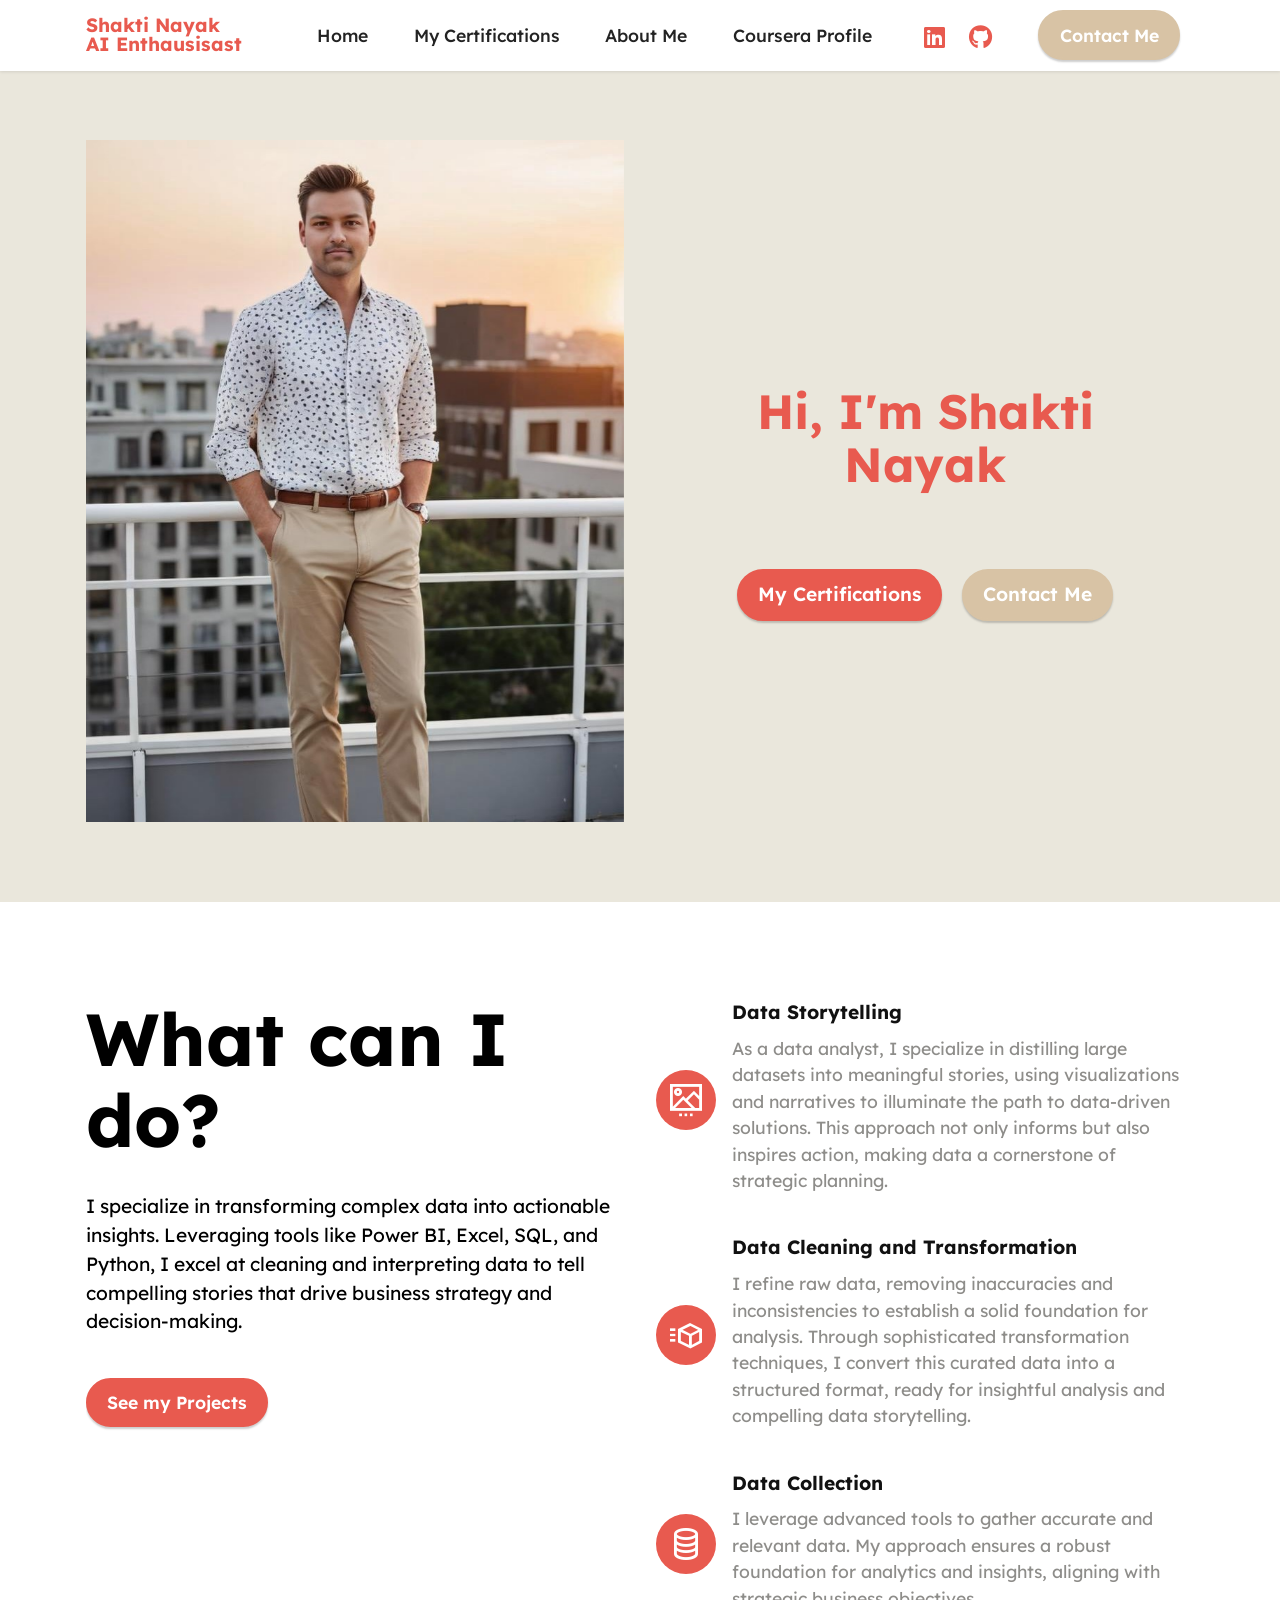
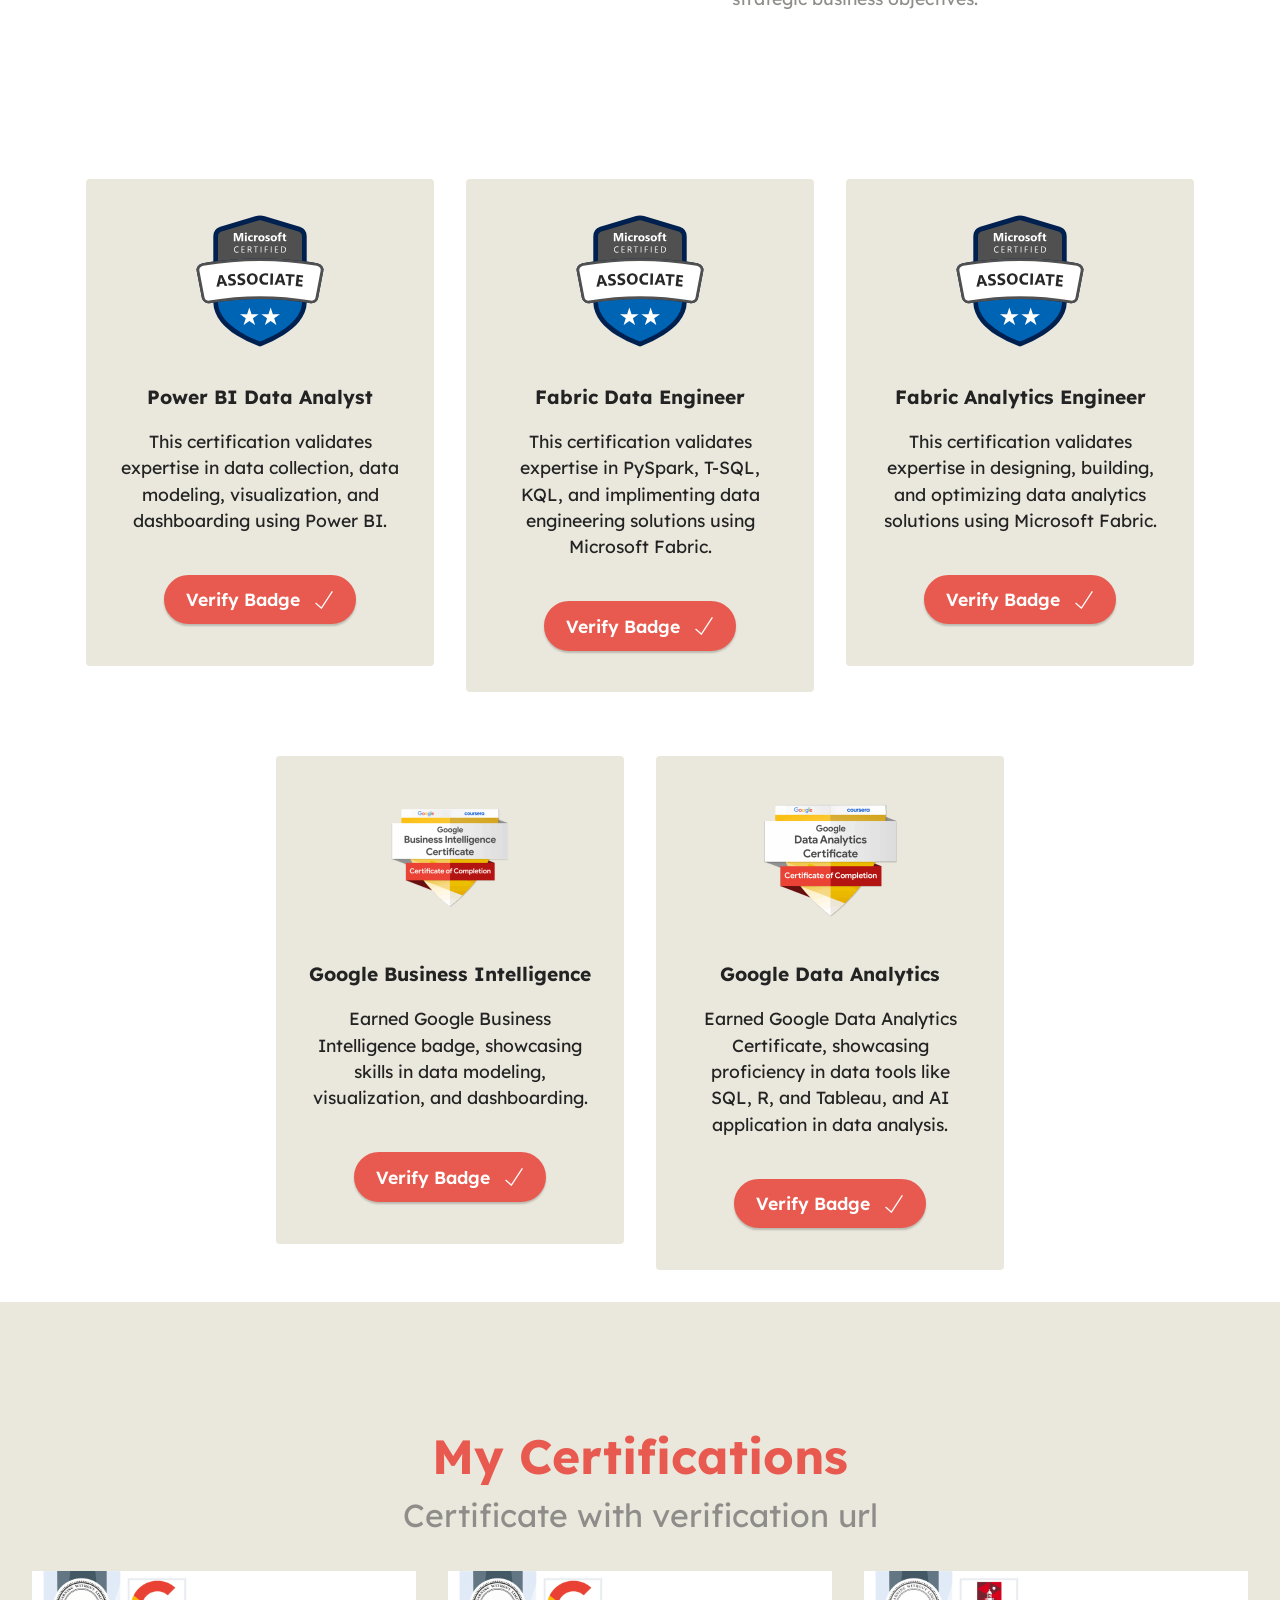
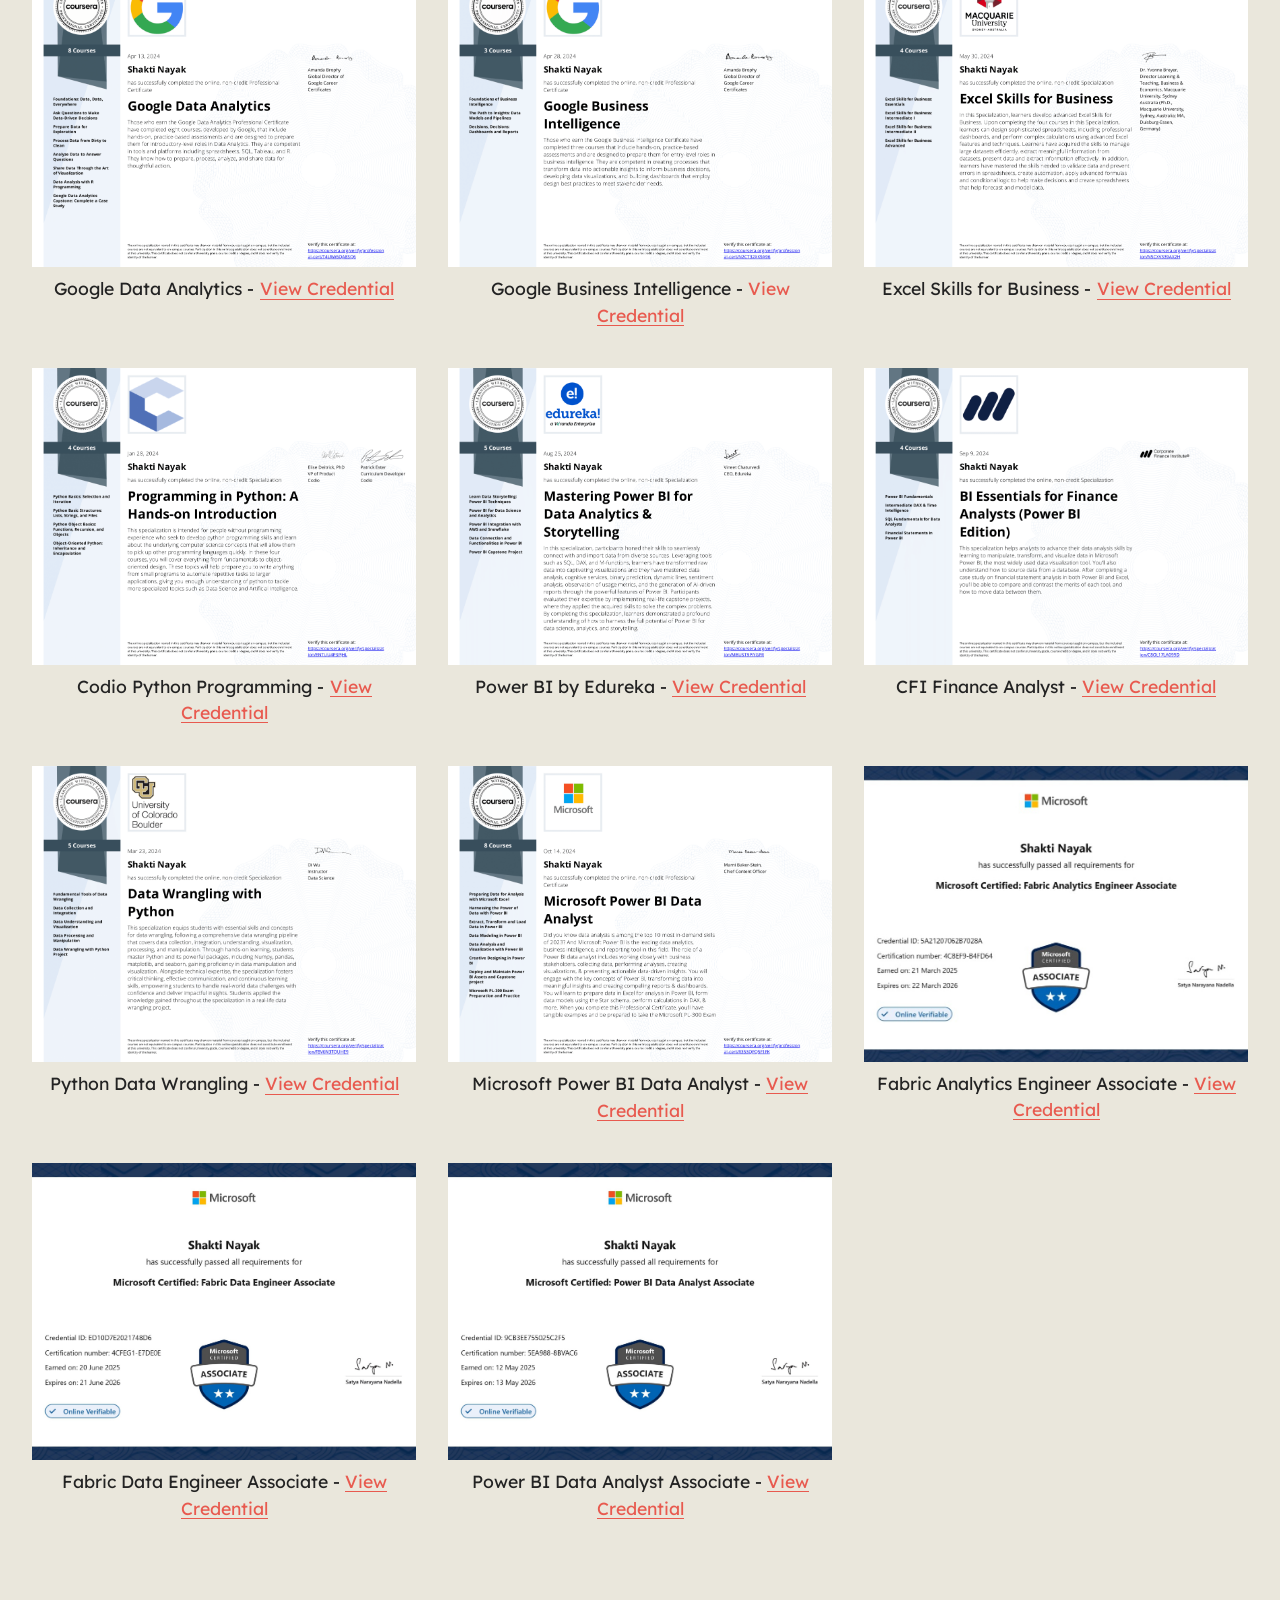
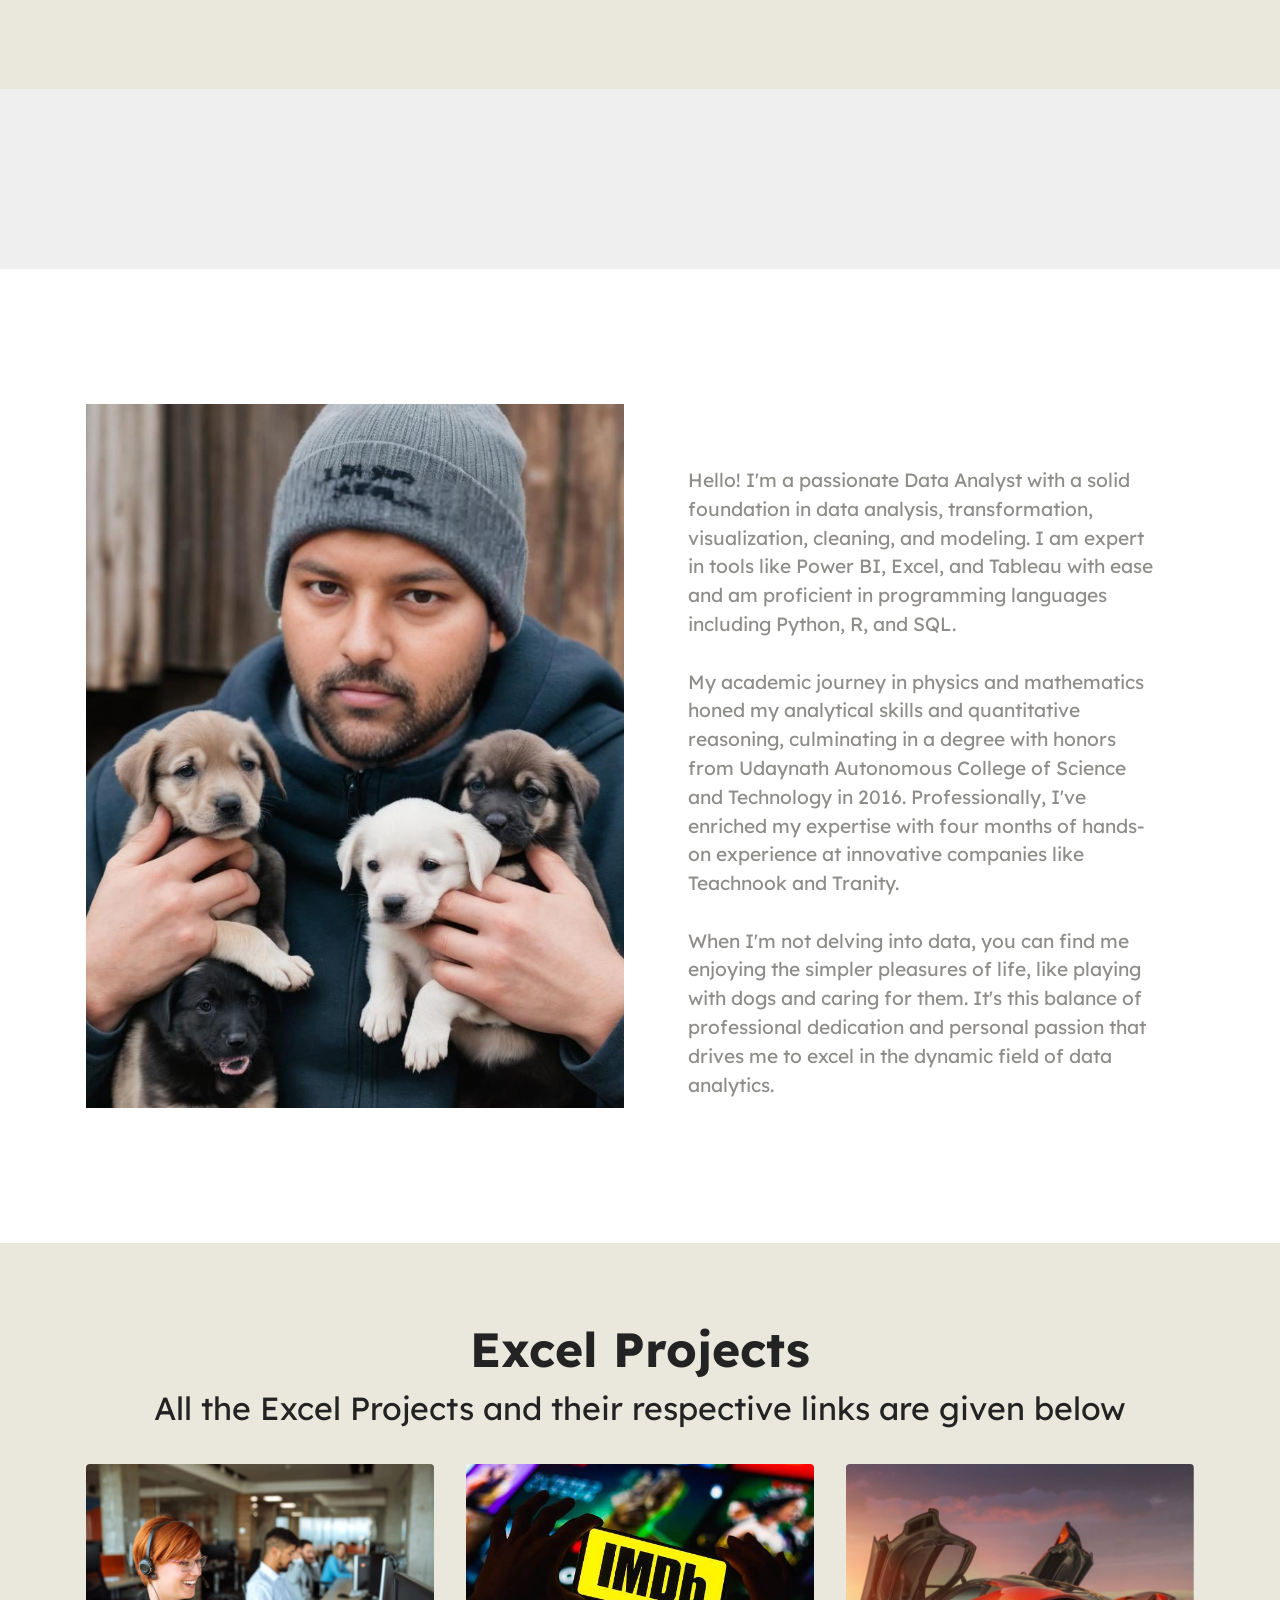
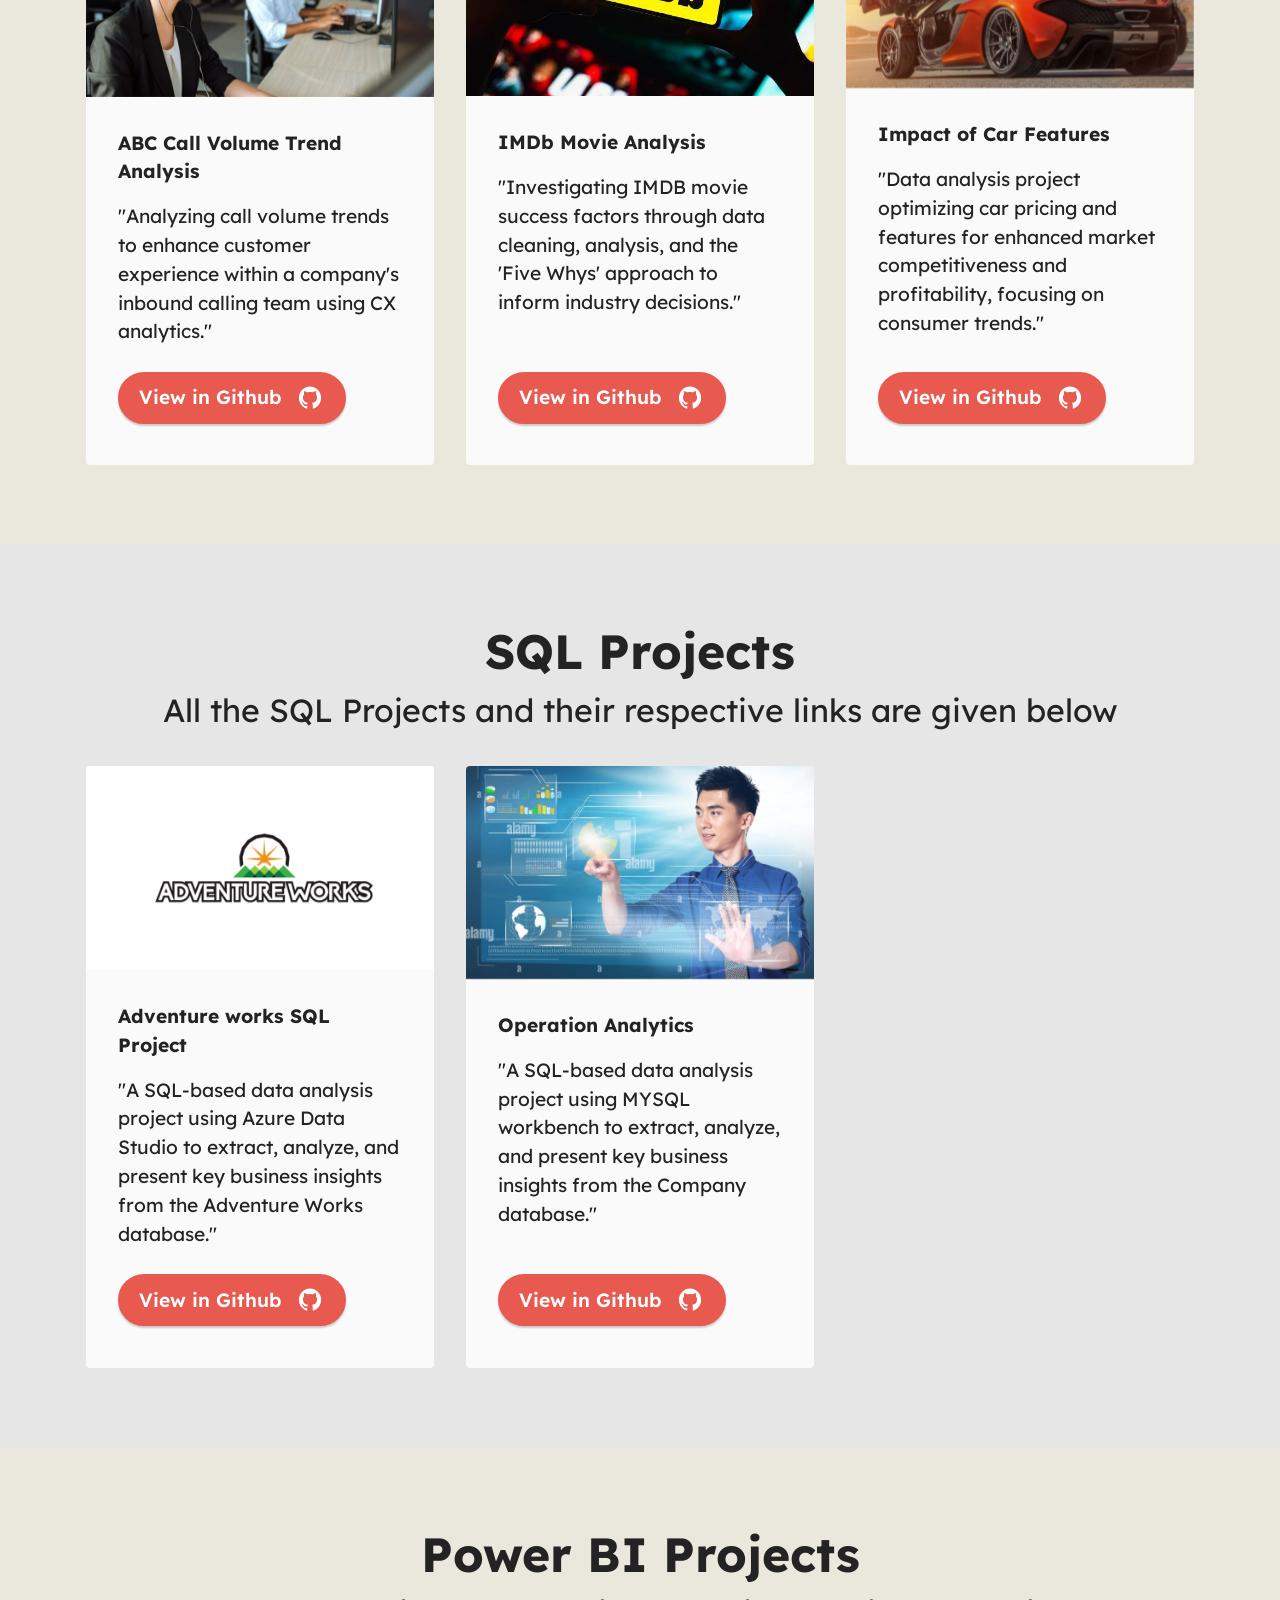
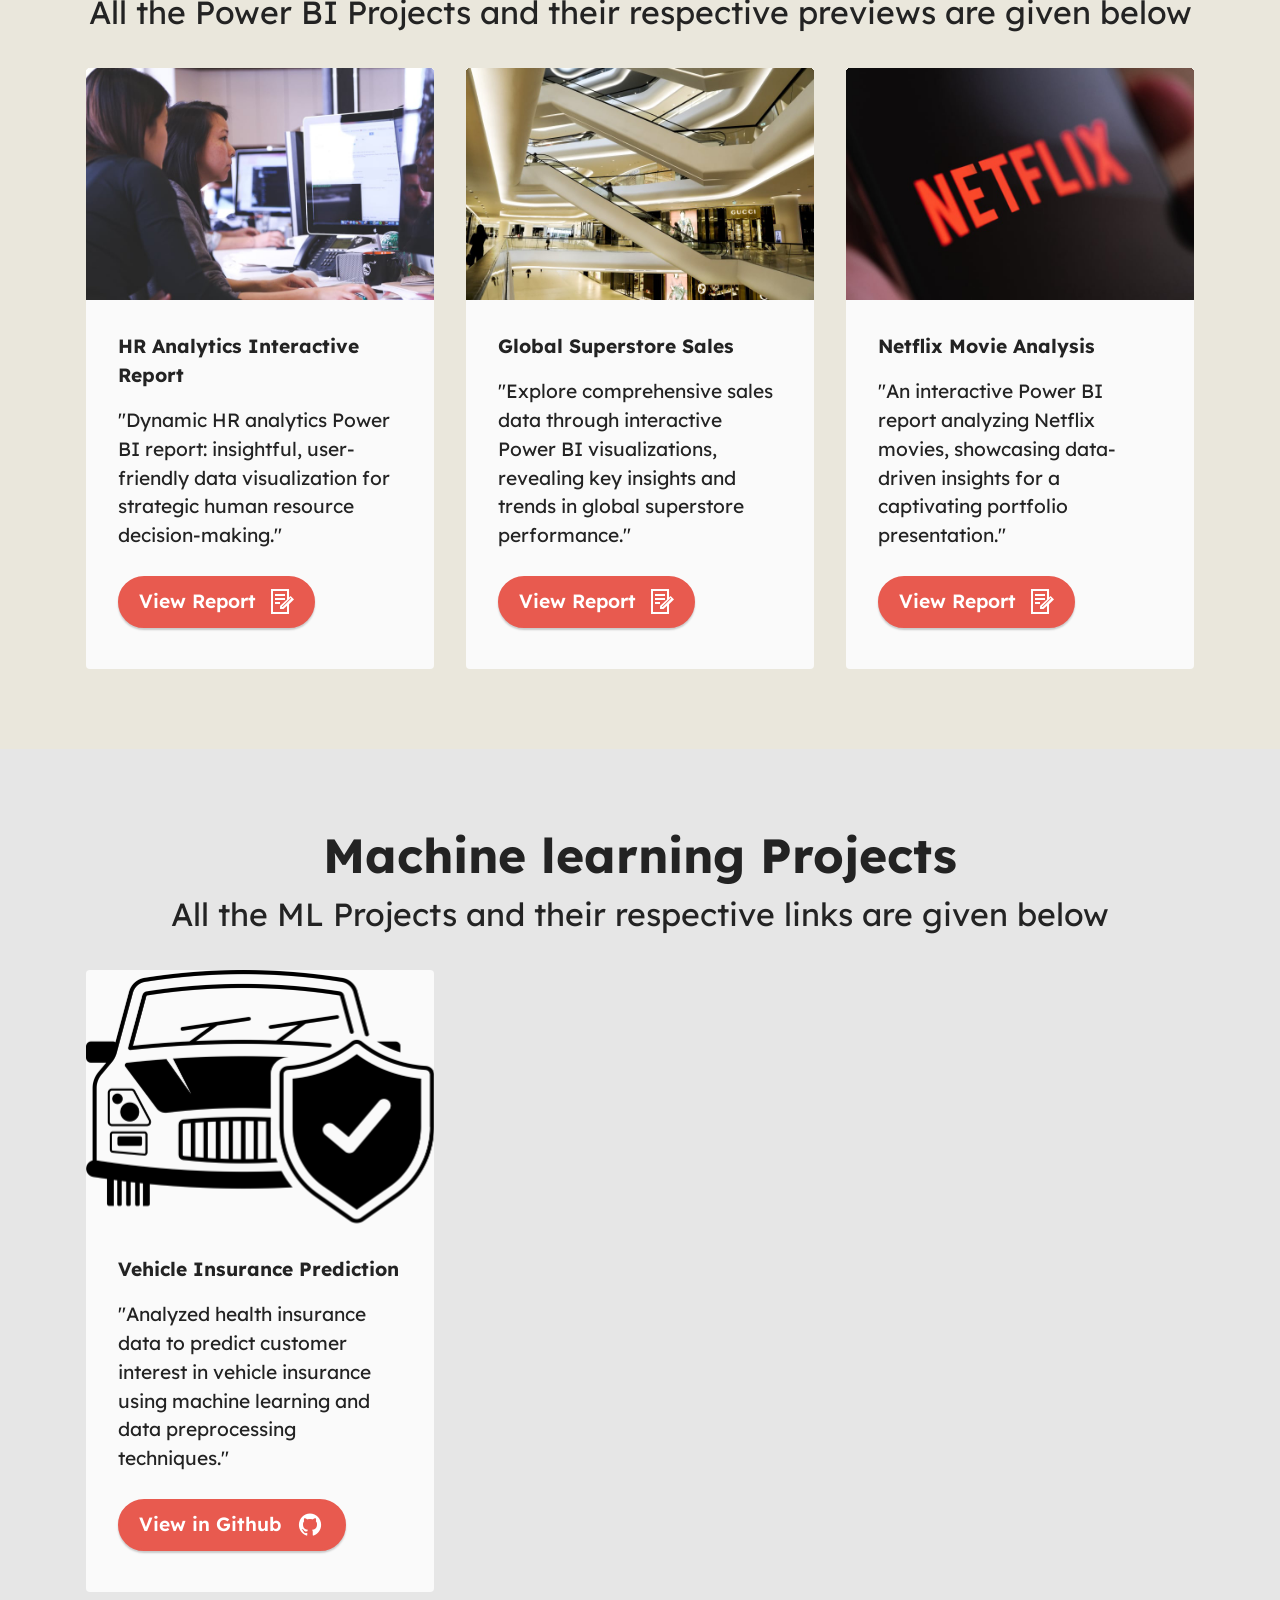
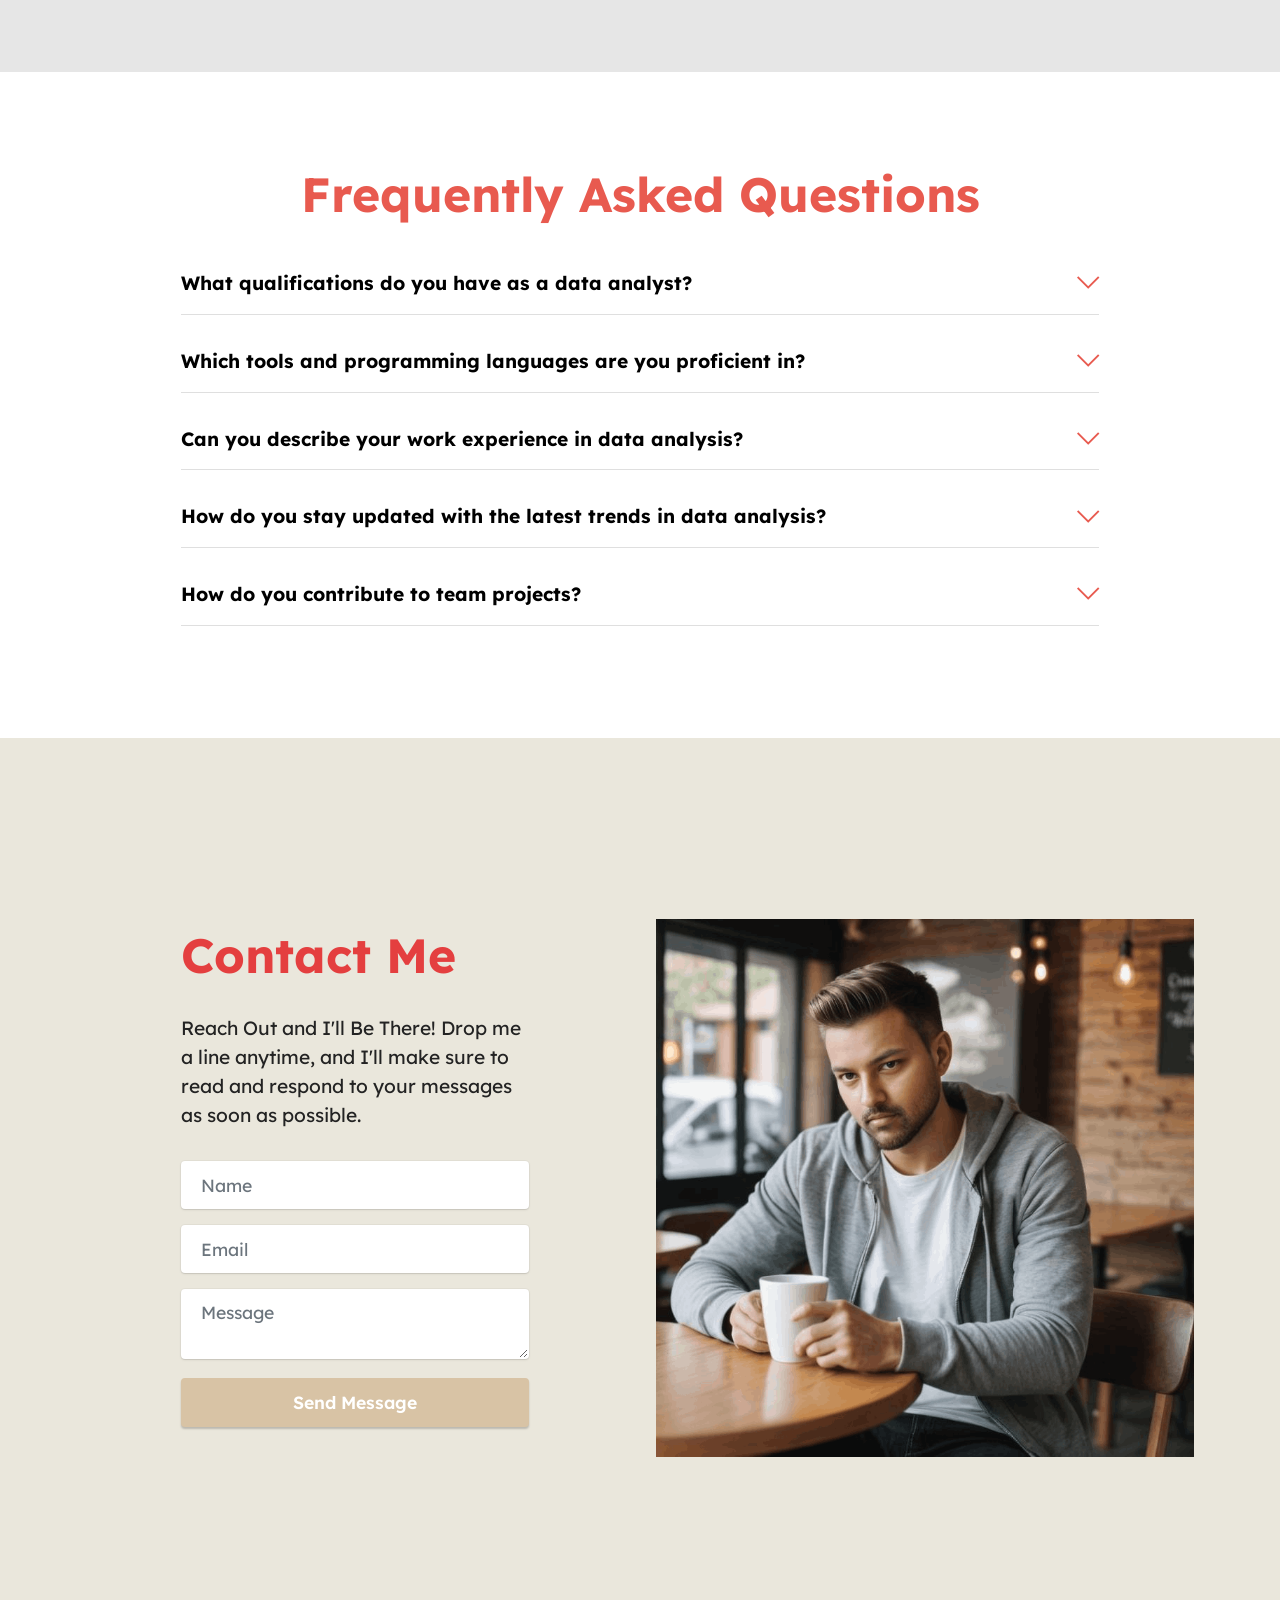
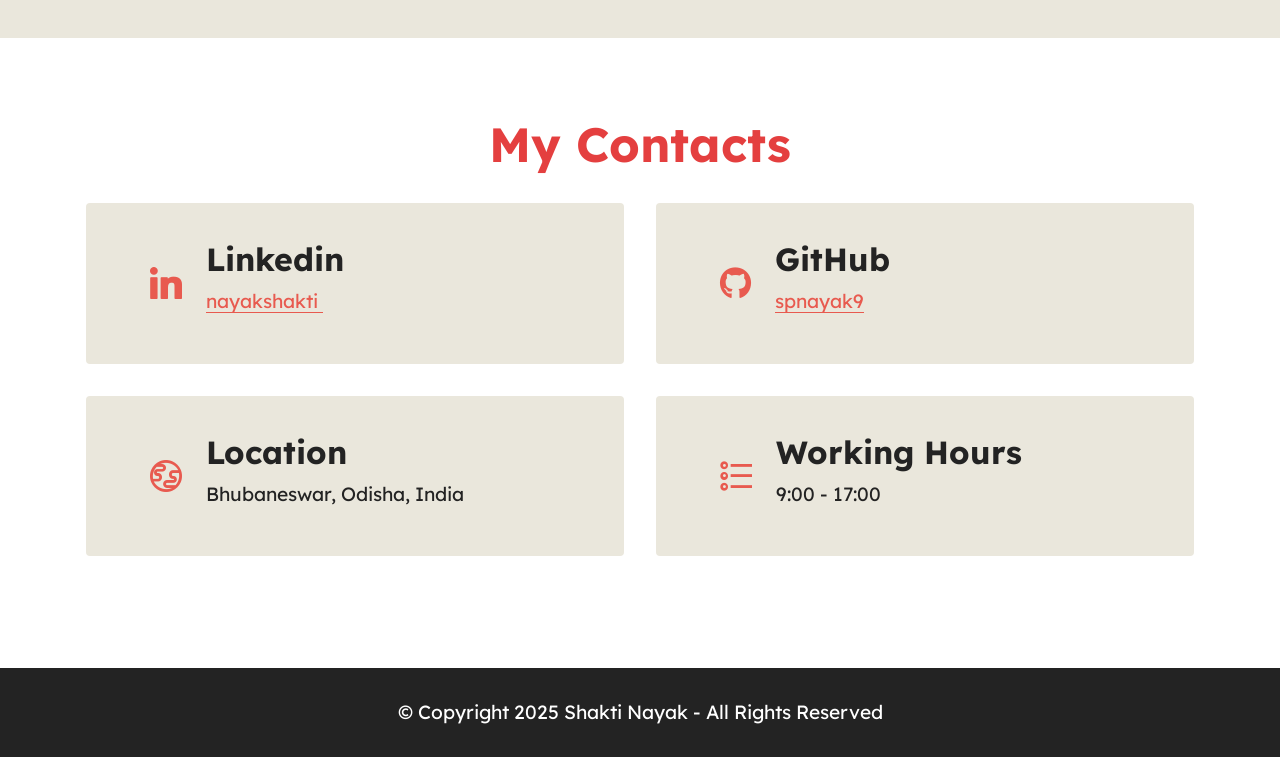
<file: index2.html>
<!DOCTYPE html>
<html  lang="en">
<head>
  
  <meta charset="UTF-8">
  <meta http-equiv="X-UA-Compatible" content="IE=edge">
  
  <meta name="twitter:card" content="summary_large_image"/>
  <meta name="twitter:image:src" content="assets/images/index2-meta.png">
  <meta property="og:image" content="assets/images/index2-meta.png">
  <meta name="twitter:title" content="Portfolio of Shakti Nayak">
  <meta name="viewport" content="width=device-width, initial-scale=1, minimum-scale=1">
  <link rel="shortcut icon" href="assets/images/user-1.svg" type="image/x-icon">
  <meta name="description" content="See Shakti's Portfolio website - The page contains certifications and portfolio projects of Shakti Nayak">
  
  
  <title>Portfolio of Shakti Nayak</title>
  <link rel="stylesheet" href="assets/font-awesome-brands/../css/fontawesome.min.css">
  <link rel="stylesheet" href="assets/font-awesome-brands/css/brands.min.css">
  <link rel="stylesheet" href="assets/dev-icons/css/devicon.min.css">
  <link rel="stylesheet" href="assets/themify/css/themify-icons.css">
  <link rel="stylesheet" href="assets/web/assets/mobirise-icons2/mobirise2.css">
  <link rel="stylesheet" href="assets/web/assets/mobirise-icons/mobirise-icons.css">
  <link rel="stylesheet" href="assets/bootstrap/css/bootstrap.min.css">
  <link rel="stylesheet" href="assets/animatecss/animate.css">
  <link rel="stylesheet" href="assets/dropdown/css/style.css">
  <link rel="stylesheet" href="assets/socicon/css/styles.css">
  <link rel="stylesheet" href="assets/theme/css/style.css">
  <link rel="preload" href="https://fonts.googleapis.com/css?family=Lexend:100,200,300,400,500,600,700,800,900&display=swap" as="style" onload="this.onload=null;this.rel='stylesheet'">
  <noscript><link rel="stylesheet" href="https://fonts.googleapis.com/css?family=Lexend:100,200,300,400,500,600,700,800,900&display=swap"></noscript>
  <link rel="preload" as="style" href="assets/mobirise/css/mbr-additional.css?v=i3fHLO"><link rel="stylesheet" href="assets/mobirise/css/mbr-additional.css?v=i3fHLO" type="text/css">

  
  <!-- Google tag (gtag.js) -->
<script async src="https://www.googletagmanager.com/gtag/js?id=G-HHXX2L0RH2"></script>
<script>
  window.dataLayer = window.dataLayer || [];
  function gtag(){dataLayer.push(arguments);}
  gtag('js', new Date());

  gtag('config', 'G-HHXX2L0RH2');
</script>




<style>
@media (min-width: 576px) {
    .modal-lg, .modal-xl {
        max-width: 90% !important;
        max-height: 900px !important;
    }
}


@media (min-width: 1200px) {
    .modal-lg, .modal-xl {
        max-width: 80% !important;
        max-height: 900px !important;
    }
}

</style>
  
</head>
<body>
  
  <section data-bs-version="5.1" class="menu menu2 cid-sFF0ciwnEL" once="menu" id="menu2-0">
    
    <nav class="navbar navbar-dropdown navbar-fixed-top navbar-expand-lg">
        <div class="container">
            <div class="navbar-brand">
                
                <span class="navbar-caption-wrap"><a class="navbar-caption text-primary display-7">Shakti Nayak<br>AI Enthausisast</a></span>
            </div>
            <button class="navbar-toggler" type="button" data-toggle="collapse" data-bs-toggle="collapse" data-target="#navbarSupportedContent" data-bs-target="#navbarSupportedContent" aria-controls="navbarNavAltMarkup" aria-expanded="false" aria-label="Toggle navigation">
                <div class="hamburger">
                    <span></span>
                    <span></span>
                    <span></span>
                    <span></span>
                </div>
            </button>
            <div class="collapse navbar-collapse" id="navbarSupportedContent">
                <ul class="navbar-nav nav-dropdown" data-app-modern-menu="true"><li class="nav-item"><a class="nav-link link text-black text-primary display-4" href="index.html#top">Home</a></li>
                    <li class="nav-item"><a class="nav-link link text-black text-primary display-4" href="index.html#My-Certificates">My Certifications</a></li><li class="nav-item"><a class="nav-link link text-black text-primary display-4" href="index.html#About-Me">About Me</a></li>
                    <li class="nav-item"><a class="nav-link link text-black display-4" href="https://www.coursera.org/user/f70925defa4ccd55d386e468785f8f8d" target="_blank">Coursera Profile&nbsp;</a>
                    </li></ul>
                <div class="icons-menu">
                    <a class="iconfont-wrapper" href="https://linkedin.com/in/nayakshakti" target="_blank">
                        <span class="p-2 mbr-iconfont fab fa-linkedin" style="color: rgb(232, 90, 79); fill: rgb(232, 90, 79);"></span>
                    </a>
                    <a class="iconfont-wrapper" href="https://github.com/spnayak9" target="_blank">
                        <span class="p-2 mbr-iconfont fab fa-github" style="color: rgb(232, 90, 79); fill: rgb(232, 90, 79);"></span>
                    </a>
                    
                    
                </div>
                <div class="navbar-buttons mbr-section-btn"><a class="btn btn-secondary display-4" href="https://forms.gle/dozTAffBRgGNAuxz9">
                        Contact Me</a></div>
            </div>
        </div>
    </nav>
</section>

<section data-bs-version="5.1" class="header11 cid-sFF0SGinka" id="header11-1">

    

    

    <div class="container">
        <div class="row justify-content-center">
            <div class="col-12 col-md-6 image-wrapper">
                <img class="w-100" src="assets/images/img-20241002-193520-486-768x1152.jpeg" alt="Mobirise Website Builder">
            </div>
            <div class="col-12 col-md">
                <div class="text-wrapper text-center">
                    <h1 class="mbr-section-title mbr-fonts-style mb-3 display-2">
                        <strong>
</strong><div><strong><br></strong></div><div><strong>Hi, I'm Shakti Nayak</strong></div><div><br></div></h1>
                    <p class="mbr-text mbr-fonts-style display-7"></p>
                    <div class="mbr-section-btn mt-3"><a class="btn btn-primary display-7" href="index.html#My-Certificates">My Certifications</a> <a class="btn btn-secondary display-7" href="index.html#Contact-Me">Contact Me</a></div>
                </div>
            </div>
        </div>
    </div>
</section>

<section data-bs-version="5.1" class="features12 cid-sFF3eJNZDT" id="features13-2">

    
    
    <div class="container">
        <div class="row justify-content-center">
            <div class="col-12 col-lg-6">
                <div class="card-wrapper">
                    <div class="card-box align-left">
                        <h4 class="card-title mbr-fonts-style mb-4 display-1"><strong>What can I do?</strong></h4>
                        <p class="mbr-text mbr-fonts-style mb-4 display-7">
                             I specialize in transforming complex data into actionable insights. Leveraging tools like Power BI, Excel, SQL, and Python, I excel at cleaning and interpreting data to tell compelling stories that drive business strategy and decision-making.</p>
                        <div class="mbr-section-btn"><a class="btn btn-primary display-4" href="index.html#Projects">See my Projects</a></div>
                    </div>
                </div>
            </div>
            <div class="col-12 col-lg-6">
                <div class="item mbr-flex">
                    <div class="icon-box">
                        <span class="mbr-iconfont mobi-mbri-image-slider mobi-mbri"></span>
                    </div>
                    <div class="text-box">
                        <h4 class="icon-title mbr-black mbr-fonts-style display-7"><strong>Data Storytelling</strong></h4>
                        <h5 class="icon-text mbr-black mbr-fonts-style display-4">As a data analyst, I specialize in distilling large datasets into meaningful stories, using visualizations and narratives to illuminate the path to data-driven solutions. This approach not only informs but also inspires action, making data a cornerstone of strategic planning.</h5>
                    </div>
                </div>
                <div class="item mbr-flex">
                    <div class="icon-box">
                        <span class="mbr-iconfont mobi-mbri-delivery mobi-mbri"></span>
                    </div>
                    <div class="text-box">
                        <h4 class="icon-title mbr-black mbr-fonts-style display-7"><strong>Data Cleaning and Transformation</strong></h4>
                        <h5 class="icon-text mbr-black mbr-fonts-style display-4">I refine raw data, removing inaccuracies and inconsistencies to establish a solid foundation for analysis. Through sophisticated transformation techniques, I convert this curated data into a structured format, ready for insightful analysis and compelling data storytelling.</h5>
                    </div>
                </div>
                <div class="item mbr-flex">
                    <div class="icon-box">
                        <span class="mbr-iconfont mobi-mbri-database mobi-mbri"></span>
                    </div>
                    <div class="text-box">
                        <h4 class="icon-title mbr-black mbr-fonts-style display-7"><strong>Data Collection</strong></h4>
                        <h5 class="icon-text mbr-black mbr-fonts-style display-4">I leverage advanced tools to gather accurate and relevant data. My approach ensures a robust foundation for analytics and insights, aligning with strategic business objectives.</h5>
                    </div>
                </div>
            </div>
        </div>
    </div>
</section>

<section data-bs-version="5.1" class="clients2 cid-sFF3mUy3tz" id="My-Badges">

    

    
    <div class="container">
        <div class="row justify-content-center">
            <div class="card col-12 col-md-6 col-lg-4">
                <div class="card-wrapper">
                    <div class="img-wrapper">
                        <img src="assets/images/microsoft-certified-associate-badge.svg" alt="Microsoft Certified Fabric Analytics Engineer Associate">
                    </div>
                    <div class="card-box align-center">
                        
                        <h5 class="card-title mbr-fonts-style mb-3 display-7"><strong>Power BI Data Analyst</strong></h5>
                        <p class="mbr-text mbr-fonts-style mb-4 display-4">This certification validates expertise in data collection, data modeling, visualization, and dashboarding using Power BI.</p>
                        <div class="mbr-section-btn mt-3"><a class="btn btn-primary display-4" href="https://learn.microsoft.com/api/credentials/share/en-in/ShaktiNayak/9CB3EE755025C2F5?sharingId=B8CA2D4A79406322" target="_blank"><span class="ti-check mbr-iconfont mbr-iconfont-btn"></span>Verify Badge&nbsp;</a></div>
                    </div>
                </div>
            </div>
            <div class="card col-12 col-md-6 col-lg-4">
                <div class="card-wrapper">
                    <div class="img-wrapper">
                        <img src="assets/images/microsoft-certified-associate-badge.svg" alt="Google data analytics Badge">
                    </div>
                    <div class="card-box align-center">
                        
                        <h5 class="card-title mbr-fonts-style mb-3 display-7"><strong>Fabric Data Engineer</strong></h5>
                        <p class="mbr-text mbr-fonts-style mb-4 display-4">
                            This certification validates expertise in PySpark, T-SQL, KQL, and implimenting data engineering solutions using Microsoft Fabric. </p>
                        <div class="mbr-section-btn mt-3"><a class="btn btn-primary display-4" href="https://learn.microsoft.com/api/credentials/share/en-in/ShaktiNayak/ED10D7E2021748D6?sharingId=B8CA2D4A79406322" target="_blank"><span class="ti-check mbr-iconfont mbr-iconfont-btn"></span>Verify Badge&nbsp;</a></div>
                    </div>
                </div>
            </div>
            <div class="card col-12 col-md-6 col-lg-4">
                <div class="card-wrapper">
                    <div class="img-wrapper">
                        <img src="assets/images/microsoft-certified-associate-badge.svg" alt="Google Business Intelligence">
                    </div>
                    <div class="card-box align-center">
                        
                        <h5 class="card-title mbr-fonts-style mb-3 display-7"><strong>Fabric Analytics Engineer</strong></h5>
                        <p class="mbr-text mbr-fonts-style mb-4 display-4">
                            This certification validates expertise in designing, building, and optimizing data analytics solutions using Microsoft Fabric. </p>
                        <div class="mbr-section-btn mt-3"><a class="btn btn-primary display-4" href="https://learn.microsoft.com/api/credentials/share/en-in/ShaktiNayak/5A21207062B7028A?sharingId=B8CA2D4A79406322" target="_blank"><span class="ti-check mbr-iconfont mbr-iconfont-btn"></span>Verify Badge&nbsp;</a></div>
                    </div>
                </div>
            </div>
            
        </div>
    </div>
</section>

<section data-bs-version="5.1" class="clients2 cid-uOXByl0TYw" id="clients2-9">

    

    
    <div class="container">
        <div class="row justify-content-center">
            <div class="card col-12 col-md-6 col-lg-4">
                <div class="card-wrapper">
                    <div class="img-wrapper">
                        <img src="assets/images/image-280x280.png" alt="Microsoft Certified Fabric Analytics Engineer Associate">
                    </div>
                    <div class="card-box align-center">
                        
                        <h5 class="card-title mbr-fonts-style mb-3 display-7"><strong>Google Business Intelligence</strong></h5>
                        <p class="mbr-text mbr-fonts-style mb-4 display-4">Earned Google Business Intelligence badge, showcasing skills in data modeling, visualization, and dashboarding.</p>
                        <div class="mbr-section-btn mt-3"><a class="btn btn-primary display-4" href="https://www.credly.com/badges/6ad1c5a6-bc49-49c3-8fe9-1cdee944365a/public_url" target="_blank"><span class="ti-check mbr-iconfont mbr-iconfont-btn"></span>Verify Badge&nbsp;</a></div>
                    </div>
                </div>
            </div>
            <div class="card col-12 col-md-6 col-lg-4">
                <div class="card-wrapper">
                    <div class="img-wrapper">
                        <img src="assets/images/google-data-analytics-professional-certificate.2-280x280.png" alt="Google data analytics Badge">
                    </div>
                    <div class="card-box align-center">
                        
                        <h5 class="card-title mbr-fonts-style mb-3 display-7"><strong>Google Data Analytics</strong></h5>
                        <p class="mbr-text mbr-fonts-style mb-4 display-4">
                            Earned Google Data Analytics Certificate, showcasing proficiency in data tools like SQL, R, and Tableau, and AI application in data analysis. </p>
                        <div class="mbr-section-btn mt-3"><a class="btn btn-primary display-4" href="https://www.credly.com/badges/58ad7fe1-4e24-44f4-ac57-1cd1a878e2af/public_url" target="_blank"><span class="ti-check mbr-iconfont mbr-iconfont-btn"></span>Verify Badge&nbsp;</a></div>
                    </div>
                </div>
            </div>
            
            
        </div>
    </div>
</section>

<section data-bs-version="5.1" class="gallery5 mbr-gallery cid-sFF3kfZheU" id="My-Certificates">
    

    

    <div class="container-fluid">
        <div class="mbr-section-head">
            <h3 class="mbr-section-title mbr-fonts-style align-center m-0 display-2"><strong>My Certifications</strong></h3>
            <h4 class="mbr-section-subtitle mbr-fonts-style align-center mb-0 mt-2 display-5">Certificate with verification url</h4>
        </div>
        <div class="row mbr-gallery mt-4">
            <div class="col-12 col-md-6 col-lg-4 item gallery-image">
                <div class="item-wrapper" data-toggle="modal" data-bs-toggle="modal" data-target="#vwQzdSbQkU-modal" data-bs-target="#vwQzdSbQkU-modal">
                    <img class="w-100" src="assets/images/google-data-analytics-1-1139x880.png" alt="Google Data Analytics" data-slide-to="0" data-bs-slide-to="0" data-target="#lb-vwQzdSbQkU" data-bs-target="#lb-vwQzdSbQkU">
                    <div class="icon-wrapper">
                        <span class="mobi-mbri mobi-mbri-search mbr-iconfont mbr-iconfont-btn"></span>
                    </div>
                </div>
                <!--


                <div mbr-buttons mbr-theme-style="display-7" class="mbr-section-btn mt-3" mbr-if="showButtons" data-toolbar="-mbrBtnMove"><a class="btn btn-primary" href="index.html#gallery5-3" data-app-placeholder="Type Text">My Jobs</a> <a class="btn btn-secondary" href="index.html#form4-6" data-app-placeholder="Type Text">Contacts</a></div>
                -->





                <h6 class="mbr-item-subtitle mbr-fonts-style align-center mb-2 mt-2 display-4">Google Data Analytics -<strong> <a href="https://coursera.org/verify/professional-cert/T4LRW6QA8SQ6" class="text-primary" target="_blank" style="">View Credential</a></strong><br></h6>
            </div>
            <div class="col-12 col-md-6 col-lg-4 item gallery-image">
                <div class="item-wrapper" data-toggle="modal" data-bs-toggle="modal" data-target="#vwQzdSbQkU-modal" data-bs-target="#vwQzdSbQkU-modal">
                    <img class="w-100" src="assets/images/google-bi-1-1139x880.png" alt="Google Business Intelligence" data-slide-to="1" data-bs-slide-to="1" data-target="#lb-vwQzdSbQkU" data-bs-target="#lb-vwQzdSbQkU">
                    <div class="icon-wrapper">
                        <span class="mobi-mbri mobi-mbri-search mbr-iconfont mbr-iconfont-btn"></span>
                    </div>
                </div>
                <h6 class="mbr-item-subtitle mbr-fonts-style align-center mb-2 mt-2 display-4">Google Business Intelligence - <a href="https://coursera.org/verify/professional-cert/N2CT32XK9A96" class="text-primary" target="_blank" style="font-weight: normal;">View Credential</a></h6>
            </div>
            <div class="col-12 col-md-6 col-lg-4 item gallery-image">
                <div class="item-wrapper" data-toggle="modal" data-bs-toggle="modal" data-target="#vwQzdSbQkU-modal" data-bs-target="#vwQzdSbQkU-modal">
                    <img class="w-100" src="assets/images/excel-macquarie-1-1139x880.png" alt="Excel Skills for Business" data-slide-to="2" data-bs-slide-to="2" data-target="#lb-vwQzdSbQkU" data-bs-target="#lb-vwQzdSbQkU">
                    <div class="icon-wrapper">
                        <span class="mobi-mbri mobi-mbri-search mbr-iconfont mbr-iconfont-btn"></span>
                    </div>
                </div>
                <h6 class="mbr-item-subtitle mbr-fonts-style align-center mb-2 mt-2 display-4">Excel Skills for Business -<strong> <a href="https://coursera.org/verify/specialization/N5CXV339AX2H" class="text-primary" target="_blank">View Credential</a></strong></h6>
            </div>
            <div class="col-12 col-md-6 col-lg-4 item gallery-image">
                <div class="item-wrapper" data-toggle="modal" data-bs-toggle="modal" data-target="#vwQzdSbQkU-modal" data-bs-target="#vwQzdSbQkU-modal">
                    <img class="w-100" src="assets/images/python-programming-codio-1-1139x880.png" alt="Codio Python Programming" data-slide-to="3" data-bs-slide-to="3" data-target="#lb-vwQzdSbQkU" data-bs-target="#lb-vwQzdSbQkU">
                    <div class="icon-wrapper">
                        <span class="mobi-mbri mobi-mbri-search mbr-iconfont mbr-iconfont-btn"></span>
                    </div>
                </div>
                <h6 class="mbr-item-subtitle mbr-fonts-style align-center mb-2 mt-2 display-4">Codio Python Programming -<strong> <a href="https://coursera.org/verify/specialization/ENTUU4P3PJHL" class="text-primary" target="_blank">View Credential</a></strong></h6>
            </div><div class="col-12 col-md-6 col-lg-4 item gallery-image">
                <div class="item-wrapper" data-toggle="modal" data-bs-toggle="modal" data-target="#vwQzdSbQkU-modal" data-bs-target="#vwQzdSbQkU-modal">
                    <img class="w-100" src="assets/images/power-bi-edureka-1-1139x880.png" alt="Power BI by Edureka" data-slide-to="4" data-bs-slide-to="4" data-target="#lb-vwQzdSbQkU" data-bs-target="#lb-vwQzdSbQkU">
                    <div class="icon-wrapper">
                        <span class="mobi-mbri mobi-mbri-search mbr-iconfont mbr-iconfont-btn"></span>
                    </div>
                </div>
                <h6 class="mbr-item-subtitle mbr-fonts-style align-center mb-2 mt-2 display-4">Power BI by Edureka - <a href="https://coursera.org/verify/specialization/MBUST9PIYGPR" class="text-primary" target="_blank">View Credential</a></h6>
            </div><div class="col-12 col-md-6 col-lg-4 item gallery-image">
                <div class="item-wrapper" data-toggle="modal" data-bs-toggle="modal" data-target="#vwQzdSbQkU-modal" data-bs-target="#vwQzdSbQkU-modal">
                    <img class="w-100" src="assets/images/finance-analyst-cfi-1-2200x1700.png" alt="CFI Finance Analyst" data-slide-to="5" data-bs-slide-to="5" data-target="#lb-vwQzdSbQkU" data-bs-target="#lb-vwQzdSbQkU">
                    <div class="icon-wrapper">
                        <span class="mobi-mbri mobi-mbri-search mbr-iconfont mbr-iconfont-btn"></span>
                    </div>
                </div>
                <h6 class="mbr-item-subtitle mbr-fonts-style align-center mb-2 mt-2 display-4">CFI Finance Analyst - <a href="https://coursera.org/verify/specialization/C8OL17LA099D" class="text-primary" target="_blank">View Credential</a></h6>
            </div><div class="col-12 col-md-6 col-lg-4 item gallery-image">
                <div class="item-wrapper" data-toggle="modal" data-bs-toggle="modal" data-target="#vwQzdSbQkU-modal" data-bs-target="#vwQzdSbQkU-modal">
                    <img class="w-100" src="assets/images/data-wrangling-with-python-1-2200x1700.png" alt="Python Data Wrangling" data-slide-to="6" data-bs-slide-to="6" data-target="#lb-vwQzdSbQkU" data-bs-target="#lb-vwQzdSbQkU">
                    <div class="icon-wrapper">
                        <span class="mobi-mbri mobi-mbri-search mbr-iconfont mbr-iconfont-btn"></span>
                    </div>
                </div>
                <h6 class="mbr-item-subtitle mbr-fonts-style align-center mb-2 mt-2 display-4">Python Data Wrangling - <a href="https://coursera.org/verify/specialization/F8V6N3TQUHE9" class="text-primary" target="_blank">View Credential</a></h6>
            </div><div class="col-12 col-md-6 col-lg-4 item gallery-image">
                <div class="item-wrapper" data-toggle="modal" data-bs-toggle="modal" data-target="#vwQzdSbQkU-modal" data-bs-target="#vwQzdSbQkU-modal">
                    <img class="w-100" src="assets/images/microsoft-power-bi-data-analyst-1-1139x880.png" alt="Microsoft Power BI Data Analyst" data-slide-to="7" data-bs-slide-to="7" data-target="#lb-vwQzdSbQkU" data-bs-target="#lb-vwQzdSbQkU">
                    <div class="icon-wrapper">
                        <span class="mobi-mbri mobi-mbri-search mbr-iconfont mbr-iconfont-btn"></span>
                    </div>
                </div>
                <h6 class="mbr-item-subtitle mbr-fonts-style align-center mb-2 mt-2 display-4">Microsoft Power BI Data Analyst - <a href="https://coursera.org/verify/professional-cert/R353QPQ5F1FK" class="text-primary" target="_blank">View Credential</a></h6>
            </div><div class="col-12 col-md-6 col-lg-4 item gallery-image">
                <div class="item-wrapper" data-toggle="modal" data-bs-toggle="modal" data-target="#vwQzdSbQkU-modal" data-bs-target="#vwQzdSbQkU-modal">
                    <img class="w-100" src="assets/images/fabric-analytics-engineer-pages-to-jpg-0001.jpg-4-1139x804.jpeg" alt="Microsoft Certified Fabric Analytics Engineer Associate" data-slide-to="8" data-bs-slide-to="8" data-target="#lb-vwQzdSbQkU" data-bs-target="#lb-vwQzdSbQkU">
                    <div class="icon-wrapper">
                        <span class="mobi-mbri mobi-mbri-search mbr-iconfont mbr-iconfont-btn"></span>
                    </div>
                </div>
                <h6 class="mbr-item-subtitle mbr-fonts-style align-center mb-2 mt-2 display-4">Fabric Analytics Engineer Associate - <a href="https://learn.microsoft.com/en-us/users/shaktinayak/credentials/5a21207062b7028a" class="text-primary" target="_blank">View Credential</a></h6>
            </div><div class="col-12 col-md-6 col-lg-4 item gallery-image">
                <div class="item-wrapper" data-toggle="modal" data-bs-toggle="modal" data-target="#vwQzdSbQkU-modal" data-bs-target="#vwQzdSbQkU-modal">
                    <img class="w-100" src="assets/images/fabric-data-engineer-page-0001.jpg-1-2479x1750.jpeg" alt="Microsoft Certified Fabric Data Engineer Associate" data-slide-to="9" data-bs-slide-to="9" data-target="#lb-vwQzdSbQkU" data-bs-target="#lb-vwQzdSbQkU">
                    <div class="icon-wrapper">
                        <span class="mobi-mbri mobi-mbri-search mbr-iconfont mbr-iconfont-btn"></span>
                    </div>
                </div>
                <h6 class="mbr-item-subtitle mbr-fonts-style align-center mb-2 mt-2 display-4">Fabric Data Engineer Associate - <a href="https://learn.microsoft.com/api/credentials/share/en-in/ShaktiNayak/ED10D7E2021748D6?sharingId=B8CA2D4A79406322" class="text-primary" target="_blank">View Credential</a></h6>
            </div><div class="col-12 col-md-6 col-lg-4 item gallery-image">
                <div class="item-wrapper" data-toggle="modal" data-bs-toggle="modal" data-target="#vwQzdSbQkU-modal" data-bs-target="#vwQzdSbQkU-modal">
                    <img class="w-100" src="assets/images/power-bi-data-analyst-page-0001.jpg-2479x1750.jpeg" alt="Microsoft Certified Power BI Data Analyst Associate" data-slide-to="10" data-bs-slide-to="10" data-target="#lb-vwQzdSbQkU" data-bs-target="#lb-vwQzdSbQkU">
                    <div class="icon-wrapper">
                        <span class="mobi-mbri mobi-mbri-search mbr-iconfont mbr-iconfont-btn"></span>
                    </div>
                </div>
                <h6 class="mbr-item-subtitle mbr-fonts-style align-center mb-2 mt-2 display-4">Power BI Data Analyst Associate - <a href="https://learn.microsoft.com/api/credentials/share/en-in/ShaktiNayak/9CB3EE755025C2F5?sharingId=B8CA2D4A79406322" class="text-primary" target="_blank">View Credential</a></h6>
            </div>
        </div>

        <div class="modal mbr-slider" tabindex="-1" role="dialog" aria-hidden="true" id="vwQzdSbQkU-modal">
            <div class="modal-dialog" role="document">
                <div class="modal-content">
                    <div class="modal-body">
                        <div class="carousel slide carousel-fade" id="lb-vwQzdSbQkU" data-interval="5000" data-bs-interval="5000">
                            <div class="carousel-inner">
                                <div class="carousel-item active">
                                    <img class="d-block w-100" src="assets/images/google-data-analytics-1-1139x880.png" alt="Mobirise Website Builder">
                                </div>
                                <div class="carousel-item">
                                    <img class="d-block w-100" src="assets/images/google-bi-1-1139x880.png" alt="Mobirise Website Builder">
                                </div>
                                <div class="carousel-item">
                                    <img class="d-block w-100" src="assets/images/excel-macquarie-1-1139x880.png" alt="Mobirise Website Builder">
                                </div>
                                <div class="carousel-item">
                                    <img class="d-block w-100" src="assets/images/python-programming-codio-1-1139x880.png" alt="Mobirise Website Builder">
                                </div><div class="carousel-item">
                                    <img class="d-block w-100" src="assets/images/power-bi-edureka-1-1139x880.png" alt="Mobirise Website Builder">
                                </div><div class="carousel-item">
                                    <img class="d-block w-100" src="assets/images/finance-analyst-cfi-1-2200x1700.png" alt="Mobirise Website Builder">
                                </div><div class="carousel-item">
                                    <img class="d-block w-100" src="assets/images/data-wrangling-with-python-1-2200x1700.png" alt="Mobirise Website Builder">
                                </div><div class="carousel-item">
                                    <img class="d-block w-100" src="assets/images/microsoft-power-bi-data-analyst-1-1139x880.png" alt="Mobirise Website Builder">
                                </div><div class="carousel-item">
                                    <img class="d-block w-100" src="assets/images/fabric-analytics-engineer-pages-to-jpg-0001.jpg-4-1139x804.jpeg" alt="Mobirise Website Builder">
                                </div><div class="carousel-item">
                                    <img class="d-block w-100" src="assets/images/fabric-data-engineer-page-0001.jpg-1-2479x1750.jpeg" alt="Mobirise Website Builder">
                                </div><div class="carousel-item">
                                    <img class="d-block w-100" src="assets/images/power-bi-data-analyst-page-0001.jpg-2479x1750.jpeg" alt="Mobirise Website Builder">
                                </div>
                            </div>
                            <ol class="carousel-indicators">
                                <li data-slide-to="0" data-bs-slide-to="0" class="active" data-target="#lb-vwQzdSbQkU" data-bs-target="#lb-vwQzdSbQkU"></li>
                                <li data-slide-to="1" data-bs-slide-to="1" data-target="#lb-vwQzdSbQkU" data-bs-target="#lb-vwQzdSbQkU"></li>
                                <li data-slide-to="2" data-bs-slide-to="2" data-target="#lb-vwQzdSbQkU" data-bs-target="#lb-vwQzdSbQkU"></li>
                                <li data-slide-to="3" data-bs-slide-to="3" data-target="#lb-vwQzdSbQkU" data-bs-target="#lb-vwQzdSbQkU"></li><li data-slide-to="4" data-bs-slide-to="4" data-target="#lb-vwQzdSbQkU" data-bs-target="#lb-vwQzdSbQkU"></li><li data-slide-to="5" data-bs-slide-to="5" data-target="#lb-vwQzdSbQkU" data-bs-target="#lb-vwQzdSbQkU"></li><li data-slide-to="6" data-bs-slide-to="6" data-target="#lb-vwQzdSbQkU" data-bs-target="#lb-vwQzdSbQkU"></li><li data-slide-to="7" data-bs-slide-to="7" data-target="#lb-vwQzdSbQkU" data-bs-target="#lb-vwQzdSbQkU"></li><li data-slide-to="8" data-bs-slide-to="8" data-target="#lb-vwQzdSbQkU" data-bs-target="#lb-vwQzdSbQkU"></li><li data-slide-to="9" data-bs-slide-to="9" data-target="#lb-vwQzdSbQkU" data-bs-target="#lb-vwQzdSbQkU"></li><li data-slide-to="10" data-bs-slide-to="10" data-target="#lb-vwQzdSbQkU" data-bs-target="#lb-vwQzdSbQkU"></li>
                            </ol>
                            <a role="button" href="" class="close" data-dismiss="modal" data-bs-dismiss="modal" aria-label="Close">
                            </a>
                            <a class="carousel-control-prev carousel-control" role="button" data-slide="prev" data-bs-slide="prev" href="#lb-vwQzdSbQkU">
                                <span class="mobi-mbri mobi-mbri-arrow-prev" aria-hidden="true"></span>
                                <span class="sr-only visually-hidden">Previous</span>
                            </a>
                            <a class="carousel-control-next carousel-control" role="button" data-slide="next" data-bs-slide="next" href="#lb-vwQzdSbQkU">
                                <span class="mobi-mbri mobi-mbri-arrow-next" aria-hidden="true"></span>
                                <span class="sr-only visually-hidden">Next</span>
                            </a>
                        </div>
                    </div>
                </div>
            </div>
        </div>
    </div>
</section>

<section class="mbr-section mbr-section--no-padding cid-vwklR6QvZr" id="witsec-html-block-a">





<!-- Place your own code below -->
<div class="container">




<!-- Elfsight LinkedIn Feed | Untitled LinkedIn Feed -->
<script src="https://elfsightcdn.com/platform.js" async></script>
<div class="elfsight-app-74f323cc-0665-4b0b-9e5a-d75077ff9ed0" data-elfsight-app-lazy=""></div>








</div>
<!-- Place your own code above -->

</section>

<section data-bs-version="5.1" class="image1 cid-sFF75ZhH2d" id="About-Me">
    

    

    <div class="container">
        <div class="row align-items-center">
            <div class="col-12 col-lg-6">
                <div class="image-wrapper">
                    <img src="assets/images/img-20241002-193553-80-768x1152.jpeg" alt="Mobirise Website Builder">
                    
                </div>
            </div>
            <div class="col-12 col-lg">
                <div class="text-wrapper">
                    <h3 class="mbr-section-title mbr-fonts-style mb-3 display-2">
                        <strong>About Me</strong></h3>
                    <p class="mbr-text mbr-fonts-style display-7">Hello! I'm a passionate Data Analyst with a solid foundation in data analysis, transformation, visualization, cleaning, and modeling. I am expert in tools like Power BI, Excel, and Tableau with ease and am proficient in programming languages including Python, R, and SQL. <br><br>My academic journey in physics and mathematics honed my analytical skills and quantitative reasoning, culminating in a degree with honors from Udaynath Autonomous College of Science and Technology in 2016. Professionally, I've enriched my expertise with four months of hands-on experience at innovative companies like Teachnook and Tranity. <br><br>When I'm not delving into data, you can find me enjoying the simpler pleasures of life, like playing with dogs and caring for them. It's this balance of professional dedication and personal passion that drives me to excel in the dynamic field of data analytics.</p>
                </div>
            </div>
        </div>
    </div>
</section>



<section data-bs-version="5.1" class="features3 cid-uqIVAgBzxg" id="Projects">
    
    
    <div class="container">
        <div class="mbr-section-head">
            <h4 class="mbr-section-title mbr-fonts-style align-center mb-0 display-2">
                <strong>Excel Projects</strong></h4>
            <h5 class="mbr-section-subtitle mbr-fonts-style align-center mb-0 mt-2 display-5">All the Excel Projects and their respective links are given below</h5>
        </div>
        <div class="row mt-4">
            <div class="item features-image сol-12 col-md-6 col-lg-4">
                <div class="item-wrapper">
                    <div class="item-img">
                        <img src="assets/images/professional-call-center-scaled-816x545.jpg" alt="ABC Call Volume Trend Analysis">
                    </div>
                    <div class="item-content">
                        <h5 class="item-title mbr-fonts-style display-7"><strong>ABC Call Volume Trend Analysis</strong></h5>
                        
                        <p class="mbr-text mbr-fonts-style mt-3 display-7">"Analyzing call volume trends to enhance customer experience within a company's inbound calling team using CX analytics."</p>
                    </div>
                    <div class="mbr-section-btn item-footer mt-2"><a href="https://github.com/spnayak9/ABC-Call-Volume/blob/329a46a1fe82719966d28e00fa1733d30cf1df31/Abc%20call%20volume%20Final%20Project%20(1).pdf" class="btn item-btn btn-primary display-7" target="_blank"><span class="devicon-github-original mbr-iconfont mbr-iconfont-btn"></span>View in Github&nbsp;</a></div>
                </div>
            </div>
            <div class="item features-image сol-12 col-md-6 col-lg-4">
                <div class="item-wrapper">
                    <div class="item-img">
                        <img src="assets/images/osk-594x396.jpg" alt="IMDb Movie Analysis">
                    </div>
                    <div class="item-content">
                        <h5 class="item-title mbr-fonts-style display-7"><strong>IMDb Movie Analysis</strong></h5>
                        
                        <p class="mbr-text mbr-fonts-style mt-3 display-7">"Investigating IMDB movie success factors through data cleaning, analysis, and the 'Five Whys' approach to inform industry decisions."</p>
                    </div>
                    <div class="mbr-section-btn item-footer mt-2"><a href="https://github.com/spnayak9/IMDb-Movie-Analysis/blob/8190735d16eb89319cd1a3f6f197aae12fe60b7c/IMDb%20Movies.pdf" class="btn item-btn btn-primary display-7" target="_blank"><span class="devicon-github-plain mbr-iconfont mbr-iconfont-btn"></span>View in Github&nbsp;</a></div>
                </div>
            </div>
            <div class="item features-image сol-12 col-md-6 col-lg-4">
                <div class="item-wrapper">
                    <div class="item-img">
                        <img src="assets/images/cool-archives-wallpaper-wiki-816x459.jpeg" alt="Impact of Car Features">
                    </div>
                    <div class="item-content">
                        <h5 class="item-title mbr-fonts-style display-7"><strong>Impact of Car Features</strong></h5>
                        
                        <p class="mbr-text mbr-fonts-style mt-3 display-7">"Data analysis project optimizing car pricing and features for enhanced market competitiveness and profitability, focusing on consumer trends."<br></p>
                    </div>
                    <div class="mbr-section-btn item-footer mt-2"><a href="https://github.com/spnayak9/Impact-of-Car-Features/blob/57c3d14a229eb41af2d6ac0d2dfaaf8a8f1842f5/Impact%20of%20Car%20Features%20Final.pdf" class="btn item-btn btn-primary display-7" target="_blank"><span class="devicon-github-plain mbr-iconfont mbr-iconfont-btn"></span>View in Github&nbsp;</a></div>
                </div>
            </div>
        </div>
    </div>
</section>

<section data-bs-version="5.1" class="features3 cid-urnHMG6WMk" id="features3-3">
    
    
    <div class="container">
        <div class="mbr-section-head">
            <h4 class="mbr-section-title mbr-fonts-style align-center mb-0 display-2">
                <strong>SQL Projects</strong></h4>
            <h5 class="mbr-section-subtitle mbr-fonts-style align-center mb-0 mt-2 display-5">All the SQL Projects and their respective links are given below</h5>
        </div>
        <div class="row mt-4">
            <div class="item features-image сol-12 col-md-6 col-lg-4">
                <div class="item-wrapper">
                    <div class="item-img">
                        <img src="assets/images/adventure-works-logo-816x478.png" alt="Adventure works database sql project">
                    </div>
                    <div class="item-content">
                        <h5 class="item-title mbr-fonts-style display-7"><strong>Adventure works SQL Project</strong></h5>
                        
                        <p class="mbr-text mbr-fonts-style mt-3 display-7">"A SQL-based data analysis project using Azure Data Studio to extract, analyze, and present key business insights from the Adventure Works database."</p>
                    </div>
                    <div class="mbr-section-btn item-footer mt-2"><a href="https://github.com/spnayak9/Adventure-works-sql-project/blob/14e4ad608b097e269501c8699dac6fababb399ae/README.md" class="btn item-btn btn-primary display-7" target="_blank"><span class="devicon-github-original mbr-iconfont mbr-iconfont-btn"></span>View in Github&nbsp;</a></div>
                </div>
            </div>
            <div class="item features-image сol-12 col-md-6 col-lg-4">
                <div class="item-wrapper">
                    <div class="item-img">
                        <img src="assets/images/man-doing-analysis-816x600.jpeg" alt="Operation Analytics">
                    </div>
                    <div class="item-content">
                        <h5 class="item-title mbr-fonts-style display-7"><strong>Operation Analytics</strong></h5>
                        
                        <p class="mbr-text mbr-fonts-style mt-3 display-7">"A SQL-based data analysis project using MYSQL workbench to extract, analyze, and present key business insights from the Company database."</p>
                    </div>
                    <div class="mbr-section-btn item-footer mt-2"><a href="https://github.com/spnayak9/Operation-Analytics-and-Investigating-Metric-Spike/blob/0bb075b9e670c1b93b6000ef0f13acc922018083/README.md" class="btn item-btn btn-primary display-7" target="_blank"><span class="devicon-github-plain mbr-iconfont mbr-iconfont-btn"></span>View in Github&nbsp;</a></div>
                </div>
            </div>
            
        </div>
    </div>
</section>

<section data-bs-version="5.1" class="features3 cid-urtHiDA13L" id="features3-4">
    
    
    <div class="container">
        <div class="mbr-section-head">
            <h4 class="mbr-section-title mbr-fonts-style align-center mb-0 display-2">
                <strong>Power BI Projects</strong></h4>
            <h5 class="mbr-section-subtitle mbr-fonts-style align-center mb-0 mt-2 display-5">All the Power BI Projects and their respective previews are given below</h5>
        </div>
        <div class="row mt-4">
            <div class="item features-image сol-12 col-md-6 col-lg-4">
                <div class="item-wrapper">
                    <div class="item-img">
                        <img src="assets/images/mbr-2-816x544.jpg" alt="HR Analytics">
                    </div>
                    <div class="item-content">
                        <h5 class="item-title mbr-fonts-style display-7"><strong>HR Analytics Interactive Report</strong></h5>
                        
                        <p class="mbr-text mbr-fonts-style mt-3 display-7">"Dynamic HR analytics Power BI report: insightful, user-friendly data visualization for strategic human resource decision-making."</p>
                    </div>
                    <div class="mbr-section-btn item-footer mt-2"><a href="javascript:OpenModal('HR-Analytics')" class="btn item-btn btn-primary display-7"><span class="mobi-mbri mobi-mbri-contact-form mbr-iconfont mbr-iconfont-btn"></span>View Report&nbsp;</a></div>
                </div>
            </div>
            <div class="item features-image сol-12 col-md-6 col-lg-4">
                <div class="item-wrapper">
                    <div class="item-img">
                        <img src="assets/images/mbr-816x544.jpg" alt="Global Superstore Sales">
                    </div>
                    <div class="item-content">
                        <h5 class="item-title mbr-fonts-style display-7"><strong>Global Superstore Sales</strong></h5>
                        
                        <p class="mbr-text mbr-fonts-style mt-3 display-7">"Explore comprehensive sales data through interactive Power BI visualizations, revealing key insights and trends in global superstore performance."</p>
                    </div>
                    <div class="mbr-section-btn item-footer mt-2"><a href="javascript:OpenModal('Global-Superstore-sales')" class="btn item-btn btn-primary display-7"><span class="mobi-mbri mobi-mbri-contact-form mbr-iconfont mbr-iconfont-btn"></span>View Report&nbsp;</a></div>
                </div>
            </div>
            <div class="item features-image сol-12 col-md-6 col-lg-4">
                <div class="item-wrapper">
                    <div class="item-img">
                        <img src="assets/images/mbr-1-816x544.jpg" alt="Impact of Car Features">
                    </div>
                    <div class="item-content">
                        <h5 class="item-title mbr-fonts-style display-7"><strong>Netflix Movie Analysis</strong></h5>
                        
                        <p class="mbr-text mbr-fonts-style mt-3 display-7">"An interactive Power BI report analyzing Netflix movies, showcasing data-driven insights for a captivating portfolio presentation."<br></p>
                    </div>
                    <div class="mbr-section-btn item-footer mt-2"><a href="javascript:OpenModal('Netflix-Movie-Analysis')" class="btn item-btn btn-primary display-7"><span class="mobi-mbri mobi-mbri-contact-form mbr-iconfont mbr-iconfont-btn"></span>View Report&nbsp;</a></div>
                </div>
            </div>
        </div>
    </div>
</section>

<section data-bs-version="5.1" class="features3 cid-urEU0pzyvq" id="features3-8">
    
    
    <div class="container">
        <div class="mbr-section-head">
            <h4 class="mbr-section-title mbr-fonts-style align-center mb-0 display-2">
                <strong>Machine learning Projects</strong></h4>
            <h5 class="mbr-section-subtitle mbr-fonts-style align-center mb-0 mt-2 display-5">All the ML Projects and their respective links are given below</h5>
        </div>
        <div class="row mt-4">
            <div class="item features-image сol-12 col-md-6 col-lg-4">
                <div class="item-wrapper">
                    <div class="item-img">
                        <img src="assets/images/mbr-696x507.png" alt="Vehicle Insurance Prediction">
                    </div>
                    <div class="item-content">
                        <h5 class="item-title mbr-fonts-style display-7"><strong>Vehicle Insurance Prediction</strong></h5>
                        
                        <p class="mbr-text mbr-fonts-style mt-3 display-7">"Analyzed health insurance data to predict customer interest in vehicle insurance using machine learning and data preprocessing techniques."</p>
                    </div>
                    <div class="mbr-section-btn item-footer mt-2"><a href="https://github.com/spnayak9/Vehicle-insurance-prediction/blob/b9fdab290737f869990fe961dc5530ee9683d462/Vehicle_Insurance_Prediction.ipynb" class="btn item-btn btn-primary display-7" target="_blank"><span class="devicon-github-original mbr-iconfont mbr-iconfont-btn"></span>View in Github&nbsp;</a></div>
                </div>
            </div>
            
            
        </div>
    </div>
</section>



<section class="mbr-section" id="witsec-modal-window-block-1" data-rv-view="48">

	<style>
	/* Let's not animate the contents of modal windows */
	.no-anim {
		-webkit-animation: none !important;
		-moz-animation: none !important;
		-o-animation: none !important;
		-ms-animation: none !important;
		animation: none !important;
	}
	</style>

	
	
	<div><div class="modal fade" id="HR-Analytics" tabindex="-1" role="dialog" aria-labelledby="HR-AnalyticsLabel" aria-hidden="true">  <div class="modal-dialog modal-lg modal-dialog-centered" style="height:auto" role="document">    <div class="modal-content"><div class="modal-header">  <h5 class="no-anim modal-title display-7" id="HR-AnalyticsLabel">HR Analytics Interactive Power Bi Report</h5>  <a href="#" class="no-anim close" data-bs-dismiss="modal" data-dismiss="modal" aria-label="Close"><span aria-hidden="true">×</span></a></div><div class="modal-body display-7" id="HR-Analytics_body"><iframe title="Hr Analytics Final Project" width="800" height="636" src="https://app.powerbi.com/view?r=eyJrIjoiN2VlMTRjMjQtMzg2MC00Y2EzLTkwOTktNDdhNzNlZGJlMDdjIiwidCI6IjVmOGI3NGFkLWJkOGUtNDA4MC1iZGM2LTkyMDg0OTdhMjNmNCJ9&amp;pageName=ReportSection" frameborder="0" allowfullscreen="true"></iframe></div><div class="modal-footer"><div class="mbr-section-btn"><a href="https://app.powerbi.com/view?r=eyJrIjoiN2VlMTRjMjQtMzg2MC00Y2EzLTkwOTktNDdhNzNlZGJlMDdjIiwidCI6IjVmOGI3NGFkLWJkOGUtNDA4MC1iZGM2LTkyMDg0OTdhMjNmNCJ9" class="no-anim btn btn-primary display-4" target="_new">Open in new window</a></div></div>    </div>  </div></div><script> 
document.addEventListener("DOMContentLoaded", function() { 
  if(typeof jQuery === "function") {
    $("#HR-Analytics").on("hidden.bs.modal", function () { 
      var html = $( "#HR-Analytics_body" ).html(); 
      $( "#HR-Analytics_body" ).empty(); 
      $( "#HR-Analytics_body" ).append(html); 
    }) 
  } else { 
      var mdw = document.getElementById("#HR-Analytics") 
      mdw.addEventListener("hidden.bs.modal", function(event) { 
        mdw.innerHTML = mdw.innerHTML; 
      }); 
  } 
}); 
</script></div>

	<script>
	if (typeof OpenModal === 'undefined') {
		OpenModal = function(modalName) {
			if(typeof jQuery === "function") {
				if ($('#' + modalName).length)
					$('#' + modalName).modal('show');
				else
					alert("Sorry, but there is no modal for " + modalName);
			} else {
				let mdw = new bootstrap.Modal(document.getElementById(modalName), {});
				mdw.show();
			}
		}
	}

	function modalSetCookie(cname, cvalue, exdays) {
		var d = new Date();
		d.setTime(d.getTime() + (exdays*24*60*60*1000));
		var expires = "expires="+ d.toUTCString();
		document.cookie = cname + "=" + cvalue + ";" + expires + ";path=/";
	}

	function modalGetCookie(cname) {
		var name = cname + "=";
		var decodedCookie = decodeURIComponent(document.cookie);
		var ca = decodedCookie.split(';');
		for(var i = 0; i <ca.length; i++) {
			var c = ca[i];
			while (c.charAt(0) == ' ') {
				c = c.substring(1);
			}
			if (c.indexOf(name) == 0) {
				return c.substring(name.length, c.length);
			}
		}
		return "";
	}
	</script>

</section>

<section class="mbr-section" id="witsec-modal-window-block-5" data-rv-view="49">

	<style>
	/* Let's not animate the contents of modal windows */
	.no-anim {
		-webkit-animation: none !important;
		-moz-animation: none !important;
		-o-animation: none !important;
		-ms-animation: none !important;
		animation: none !important;
	}
	</style>

	
	
	<div><div class="modal fade" id="Global-Superstore-sales" tabindex="-1" role="dialog" aria-labelledby="Global-Superstore-salesLabel" aria-hidden="true">  <div class="modal-dialog modal-lg modal-dialog-centered" style="height:auto" role="document">    <div class="modal-content"><div class="modal-header">  <h5 class="no-anim modal-title display-7" id="Global-Superstore-salesLabel">Global Superstore sales Interactive Power Bi Report</h5>  <a href="#" class="no-anim close" data-bs-dismiss="modal" data-dismiss="modal" aria-label="Close"><span aria-hidden="true">×</span></a></div><div class="modal-body display-7" id="Global-Superstore-sales_body"><iframe title="Global Superstore Sales" width="800" height="636" src="https://app.powerbi.com/view?r=eyJrIjoiODRjOGNiMjQtZmMxZS00MzM0LWFmYmEtYWJkNmYxYzYyZjcyIiwidCI6IjVmOGI3NGFkLWJkOGUtNDA4MC1iZGM2LTkyMDg0OTdhMjNmNCJ9" frameborder="0" allowfullscreen="true"></iframe></div><div class="modal-footer"><div class="mbr-section-btn"><a href="https://app.powerbi.com/view?r=eyJrIjoiODRjOGNiMjQtZmMxZS00MzM0LWFmYmEtYWJkNmYxYzYyZjcyIiwidCI6IjVmOGI3NGFkLWJkOGUtNDA4MC1iZGM2LTkyMDg0OTdhMjNmNCJ9" class="no-anim btn btn-primary display-4" target="_new">Open in new window</a></div></div>    </div>  </div></div><script> 
document.addEventListener("DOMContentLoaded", function() { 
  if(typeof jQuery === "function") {
    $("#Global-Superstore-sales").on("hidden.bs.modal", function () { 
      var html = $( "#Global-Superstore-sales_body" ).html(); 
      $( "#Global-Superstore-sales_body" ).empty(); 
      $( "#Global-Superstore-sales_body" ).append(html); 
    }) 
  } else { 
      var mdw = document.getElementById("#Global-Superstore-sales") 
      mdw.addEventListener("hidden.bs.modal", function(event) { 
        mdw.innerHTML = mdw.innerHTML; 
      }); 
  } 
}); 
</script></div>

	<script>
	if (typeof OpenModal === 'undefined') {
		OpenModal = function(modalName) {
			if(typeof jQuery === "function") {
				if ($('#' + modalName).length)
					$('#' + modalName).modal('show');
				else
					alert("Sorry, but there is no modal for " + modalName);
			} else {
				let mdw = new bootstrap.Modal(document.getElementById(modalName), {});
				mdw.show();
			}
		}
	}

	function modalSetCookie(cname, cvalue, exdays) {
		var d = new Date();
		d.setTime(d.getTime() + (exdays*24*60*60*1000));
		var expires = "expires="+ d.toUTCString();
		document.cookie = cname + "=" + cvalue + ";" + expires + ";path=/";
	}

	function modalGetCookie(cname) {
		var name = cname + "=";
		var decodedCookie = decodeURIComponent(document.cookie);
		var ca = decodedCookie.split(';');
		for(var i = 0; i <ca.length; i++) {
			var c = ca[i];
			while (c.charAt(0) == ' ') {
				c = c.substring(1);
			}
			if (c.indexOf(name) == 0) {
				return c.substring(name.length, c.length);
			}
		}
		return "";
	}
	</script>

</section>

<section class="mbr-section" id="witsec-modal-window-block-6" data-rv-view="50">

	<style>
	/* Let's not animate the contents of modal windows */
	.no-anim {
		-webkit-animation: none !important;
		-moz-animation: none !important;
		-o-animation: none !important;
		-ms-animation: none !important;
		animation: none !important;
	}
	</style>

	
	
	<div><div class="modal fade" id="Netflix-Movie-Analysis" tabindex="-1" role="dialog" aria-labelledby="Netflix-Movie-AnalysisLabel" aria-hidden="true">  <div class="modal-dialog modal-lg modal-dialog-centered" style="height:auto" role="document">    <div class="modal-content"><div class="modal-header">  <h5 class="no-anim modal-title display-7" id="Netflix-Movie-AnalysisLabel">Netflix Movie Analysis Interactive Power Bi Report</h5>  <a href="#" class="no-anim close" data-bs-dismiss="modal" data-dismiss="modal" aria-label="Close"><span aria-hidden="true">×</span></a></div><div class="modal-body display-7" id="Netflix-Movie-Analysis_body"><iframe title="Netflix Analysis" width="800" height="636" src="https://app.powerbi.com/view?r=eyJrIjoiYTE5Zjc2OWQtMmI2Mi00NGM3LTg0OTgtMTg1ZDY3NWQ3ZmVhIiwidCI6IjVmOGI3NGFkLWJkOGUtNDA4MC1iZGM2LTkyMDg0OTdhMjNmNCJ9" frameborder="0" allowfullscreen="true"></iframe></div><div class="modal-footer"><div class="mbr-section-btn"><a href="https://app.powerbi.com/view?r=eyJrIjoiYTE5Zjc2OWQtMmI2Mi00NGM3LTg0OTgtMTg1ZDY3NWQ3ZmVhIiwidCI6IjVmOGI3NGFkLWJkOGUtNDA4MC1iZGM2LTkyMDg0OTdhMjNmNCJ9" class="no-anim btn btn-primary display-4" target="_new">Open in new window</a></div></div>    </div>  </div></div><script> 
document.addEventListener("DOMContentLoaded", function() { 
  if(typeof jQuery === "function") {
    $("#Netflix-Movie-Analysis").on("hidden.bs.modal", function () { 
      var html = $( "#Netflix-Movie-Analysis_body" ).html(); 
      $( "#Netflix-Movie-Analysis_body" ).empty(); 
      $( "#Netflix-Movie-Analysis_body" ).append(html); 
    }) 
  } else { 
      var mdw = document.getElementById("#Netflix-Movie-Analysis") 
      mdw.addEventListener("hidden.bs.modal", function(event) { 
        mdw.innerHTML = mdw.innerHTML; 
      }); 
  } 
}); 
</script></div>

	<script>
	if (typeof OpenModal === 'undefined') {
		OpenModal = function(modalName) {
			if(typeof jQuery === "function") {
				if ($('#' + modalName).length)
					$('#' + modalName).modal('show');
				else
					alert("Sorry, but there is no modal for " + modalName);
			} else {
				let mdw = new bootstrap.Modal(document.getElementById(modalName), {});
				mdw.show();
			}
		}
	}

	function modalSetCookie(cname, cvalue, exdays) {
		var d = new Date();
		d.setTime(d.getTime() + (exdays*24*60*60*1000));
		var expires = "expires="+ d.toUTCString();
		document.cookie = cname + "=" + cvalue + ";" + expires + ";path=/";
	}

	function modalGetCookie(cname) {
		var name = cname + "=";
		var decodedCookie = decodeURIComponent(document.cookie);
		var ca = decodedCookie.split(';');
		for(var i = 0; i <ca.length; i++) {
			var c = ca[i];
			while (c.charAt(0) == ' ') {
				c = c.substring(1);
			}
			if (c.indexOf(name) == 0) {
				return c.substring(name.length, c.length);
			}
		}
		return "";
	}
	</script>

</section>

<section data-bs-version="5.1" class="content16 cid-sFF5Wb1ZQt" id="frequently-asked-questions">

    

    
    <div class="container">
        <div class="row justify-content-center">
            <div class="col-12 col-md-10">
                <div class="mbr-section-head align-center mb-4">
                    <h3 class="mbr-section-title mb-0 mbr-fonts-style display-2"><strong>Frequently Asked Questions</strong></h3>
                    
                </div>
                <div id="bootstrap-accordion_38" class="panel-group accordionStyles accordion" role="tablist" aria-multiselectable="true">
                    <div class="card mb-3">
                        <div class="card-header" role="tab" id="headingOne">
                            <a role="button" class="panel-title collapsed" data-toggle="collapse" data-bs-toggle="collapse" data-core="" href="#collapse1_38" aria-expanded="false" aria-controls="collapse1">
                                <h6 class="panel-title-edit mbr-fonts-style mb-0 display-7"><strong>What qualifications do you have as a data analyst?</strong></h6>
                                <span class="sign mbr-iconfont mbri-arrow-down"></span>
                            </a>
                        </div>
                        <div id="collapse1_38" class="panel-collapse noScroll collapse" role="tabpanel" aria-labelledby="headingOne" data-parent="#accordion" data-bs-parent="#bootstrap-accordion_38">
                            <div class="panel-body">
                                <p class="mbr-fonts-style panel-text display-4">I hold a degree in Physics and Mathematics from Udaynath Autonomous College of Science and Technology, graduating in 2016. My academic background is complemented by my hands-on experience with data analysis, transformation, visualization, cleaning, and modeling. </p>
                            </div>
                        </div>
                    </div>
                    <div class="card mb-3">
                        <div class="card-header" role="tab" id="headingOne">
                            <a role="button" class="panel-title collapsed" data-toggle="collapse" data-bs-toggle="collapse" data-core="" href="#collapse2_38" aria-expanded="false" aria-controls="collapse2">
                                <h6 class="panel-title-edit mbr-fonts-style mb-0 display-7"><strong>Which tools and programming languages are you proficient in?</strong></h6>
                                <span class="sign mbr-iconfont mbri-arrow-down"></span>
                            </a>
                        </div>
                        <div id="collapse2_38" class="panel-collapse noScroll collapse" role="tabpanel" aria-labelledby="headingOne" data-parent="#accordion" data-bs-parent="#bootstrap-accordion_38">
                            <div class="panel-body">
                                <p class="mbr-fonts-style panel-text display-4">
                                    I am skilled in using Power BI, Excel, and Tableau for various data-related tasks. For programming, I am well-versed in Python, R, and SQL, which enables me to handle complex data analysis and modeling effectively. </p>
                            </div>
                        </div>
                    </div>
                    <div class="card mb-3">
                        <div class="card-header" role="tab" id="headingOne">
                            <a role="button" class="panel-title collapsed" data-toggle="collapse" data-bs-toggle="collapse" data-core="" href="#collapse3_38" aria-expanded="false" aria-controls="collapse3">
                                <h6 class="panel-title-edit mbr-fonts-style mb-0 display-7"><strong>Can you describe your work experience in data analysis?</strong></h6>
                                <span class="sign mbr-iconfont mbri-arrow-down"></span>
                            </a>
                        </div>
                        <div id="collapse3_38" class="panel-collapse noScroll collapse" role="tabpanel" aria-labelledby="headingOne" data-parent="#accordion" data-bs-parent="#bootstrap-accordion_38">
                            <div class="panel-body">
                                <p class="mbr-fonts-style panel-text display-4">I have four months of professional experience working as a data analyst with companies like Teachnook and Tranity. During this time, I have honed my skills in extracting insights from data and contributing to data-driven decision-making processes.&nbsp;<br></p>
                            </div>
                        </div>
                    </div>
                    <div class="card mb-3">
                        <div class="card-header" role="tab" id="headingOne">
                            <a role="button" class="panel-title collapsed" data-toggle="collapse" data-bs-toggle="collapse" data-core="" href="#collapse4_38" aria-expanded="false" aria-controls="collapse4">
                                <h6 class="panel-title-edit mbr-fonts-style mb-0 display-7"><strong>How do you stay updated with the latest trends in data analysis?</strong></h6>
                                <span class="sign mbr-iconfont mbri-arrow-down"></span>
                            </a>
                        </div>
                        <div id="collapse4_38" class="panel-collapse noScroll collapse" role="tabpanel" aria-labelledby="headingOne" data-parent="#accordion" data-bs-parent="#bootstrap-accordion_38">
                            <div class="panel-body">
                                <p class="mbr-fonts-style panel-text display-4">
                                    I regularly engage in continuous learning through online courses, webinars, and reading industry publications. This helps me stay abreast of the latest tools, techniques, and best practices in data analysis. </p>
                            </div>
                        </div>
                    </div>
                    <div class="card mb-3">
                        <div class="card-header" role="tab" id="headingOne">
                            <a role="button" class="panel-title collapsed" data-toggle="collapse" data-bs-toggle="collapse" data-core="" href="#collapse5_38" aria-expanded="false" aria-controls="collapse5">
                                <h6 class="panel-title-edit mbr-fonts-style mb-0 display-7"><strong>How do you contribute to team projects?</strong></h6>
                                <span class="sign mbr-iconfont mbri-arrow-down"></span>
                            </a>
                        </div>
                        <div id="collapse5_38" class="panel-collapse noScroll collapse" role="tabpanel" aria-labelledby="headingOne" data-parent="#accordion" data-bs-parent="#bootstrap-accordion_38">
                            <div class="panel-body">
                                <p class="mbr-fonts-style panel-text display-4">
                                    I bring a collaborative spirit to team projects, combining my analytical skills with effective communication to ensure that all team members are aligned and informed about the data insights and their implications for the project. </p>
                            </div>
                        </div>
                    </div>
                    
                </div>
            </div>
        </div>
    </div>
</section>

<section data-bs-version="5.1" class="form4 cid-sFF3qL4anb mbr-fullscreen" id="Contact-Me">

    

    

    <div class="container">
        <div class="row content-wrapper justify-content-center">
            <div class="col-lg-4 offset-lg-1 mbr-form" data-form-type="formoid">
<!--Formbuilder Form-->
<form action="https://mobirise.eu/" method="POST" class="mbr-form form-with-styler" data-form-title="Form Name"><input type="hidden" name="email" data-form-email="true" value="Ks6zFgjPtrOnDtU+7Ptb00fzfeNruXeI+f2ud0jlDbyN/5zVed81MfFh2IIVzP4L3NwYdxHPMMs9L9+cTOjWN6z/1uHXxDvxEyV59ds3ypGwliwJBOPBirbd8n8fKvpB">
<div class="row">
<div hidden="hidden" data-form-alert="" class="alert alert-success col-12">Thanks for filling out the form!
Your query is recorded!</div>
<div hidden="hidden" data-form-alert-danger="" class="alert alert-danger col-12">Oops...! some problem!</div>
</div>
<div class="dragArea row">
<div class="col-lg-12 col-md-12 col-sm-12">
<h1 class="mbr-section-title mb-4 display-2"><strong>Contact Me</strong></h1>
</div>
<div class="col-lg-12 col-md-12 col-sm-12">
<p class="mbr-text mbr-fonts-style mb-4 display-7"> Reach Out and I'll Be There! Drop me a line anytime, and I'll make sure to read and respond to your messages as soon as possible.</p>
</div>
<div data-for="name" class="col-lg-12 col-md col-12 form-group mb-3">
<input type="text" name="name" placeholder="Name" data-form-field="name" class="form-control display-7" value="" id="name-Contact-Me">
</div>
<div data-for="email" class="col-lg-12 col-md col-12 form-group mb-3">
<input type="email" name="email" placeholder="Email" data-form-field="email" class="form-control display-7" value="" id="email-Contact-Me">
</div>
<div class="col-lg-12 col-md-12 col-sm-12 form-group" data-for="textarea">
<textarea name="textarea" placeholder="Message" data-form-field="textarea" class="form-control display-7" id="textarea-Contact-Me"></textarea>
</div>
<div class="col-12 col-md-auto mbr-section-btn"><button type="submit" class="btn btn-secondary display-4">Send Message</button></div>
</div>
</form><!--Formbuilder Form-->
</div>
            <div class="col-lg-6 offset-lg-1 col-12">
                <div class="image-wrapper">
                    <img class="w-100" src="assets/images/design-4-768x768.png" alt="Contact me">
                </div>
            </div>
        </div>
    </div>
</section>

<section data-bs-version="5.1" class="contacts2 cid-sFF3B84VW8" id="My-Contacts">
    <!---->
    
    
    <div class="container">
        <div class="mbr-section-head">
            <h3 class="mbr-section-title mbr-fonts-style align-center mb-0 display-2">
                <strong>My Contacts</strong>
            </h3>
            
        </div>
        <div class="row justify-content-center mt-4">
            <div class="card col-12 col-md-6">
                <div class="card-wrapper">
                    <div class="image-wrapper">
                        <span class="mbr-iconfont socicon-linkedin socicon"></span>
                    </div>
                    <div class="text-wrapper">
                        <h6 class="card-title mbr-fonts-style mb-1 display-5">
                            <strong>Linkedin</strong></h6>
                        <p class="mbr-text mbr-fonts-style display-7"><a href="https://linkedin.com/in/nayakshakti" class="text-primary" target="_blank">nayakshakti&nbsp;</a></p>
                    </div>
                </div>
            </div>
            <div class="card col-12 col-md-6">
                <div class="card-wrapper">
                    <div class="image-wrapper">
                        <span class="mbr-iconfont fab fa-github"></span>
                    </div>
                    <div class="text-wrapper">
                        <h6 class="card-title mbr-fonts-style mb-1 display-5"><strong>GitHub</strong></h6>
                        <p class="mbr-text mbr-fonts-style display-7"><a href="https://github.com/spnayak9" class="text-primary" target="_blank">spnayak9</a></p>
                    </div>
                </div>
            </div>
            <div class="card col-12 col-md-6">
                <div class="card-wrapper">
                    <div class="image-wrapper">
                        <span class="mbr-iconfont mobi-mbri-globe mobi-mbri"></span>
                    </div>
                    <div class="text-wrapper">
                        <h6 class="card-title mbr-fonts-style mb-1 display-5">
                            <strong>Location</strong></h6>
                        <p class="mbr-text mbr-fonts-style display-7">Bhubaneswar, Odisha, India</p>
                    </div>
                </div>
            </div>
            <div class="card col-12 col-md-6">
                <div class="card-wrapper">
                    <div class="image-wrapper">
                        <span class="mbr-iconfont mobi-mbri-bulleted-list mobi-mbri"></span>
                    </div>
                    <div class="text-wrapper">
                        <h6 class="card-title mbr-fonts-style mb-1 display-5">
                            <strong>Working Hours</strong>
                        </h6>
                        <p class="mbr-text mbr-fonts-style display-7">
                            9:00 - 17:00
                        </p>
                    </div>
                </div>
            </div>
        </div>
    </div>
</section>

<section data-bs-version="5.1" class="footer7 cid-sFF3CYc3p7" once="footers" id="footer7-9">

    

    

    <div class="container">
        <div class="media-container-row align-center mbr-white">
            <div class="col-12">
                <p class="mbr-text mb-0 mbr-fonts-style display-7">
                    © Copyright 2025 Shakti Nayak - All Rights Reserved
                </p>
            </div>
        </div>
    </div>
</section><section><a href="https://mobiri.se"></a><a href="https://mobiri.se"></a></section><script src="assets/bootstrap/js/bootstrap.bundle.min.js"></script>  <script src="assets/smoothscroll/smooth-scroll.js"></script>  <script src="assets/ytplayer/index.js"></script>  <script src="assets/dropdown/js/navbar-dropdown.js"></script>  <script src="assets/mbr-switch-arrow/mbr-switch-arrow.js"></script>  <script src="assets/theme/js/script.js"></script>  <script src="assets/formoid/formoid.min.js"></script>  
  
  
 <div id="scrollToTop" class="scrollToTop mbr-arrow-up"><a style="text-align: center;"><i class="mbr-arrow-up-icon mbr-arrow-up-icon-cm cm-icon cm-icon-smallarrow-up"></i></a></div>
    <input name="animation" type="hidden">
  </body>
</html>
</file>
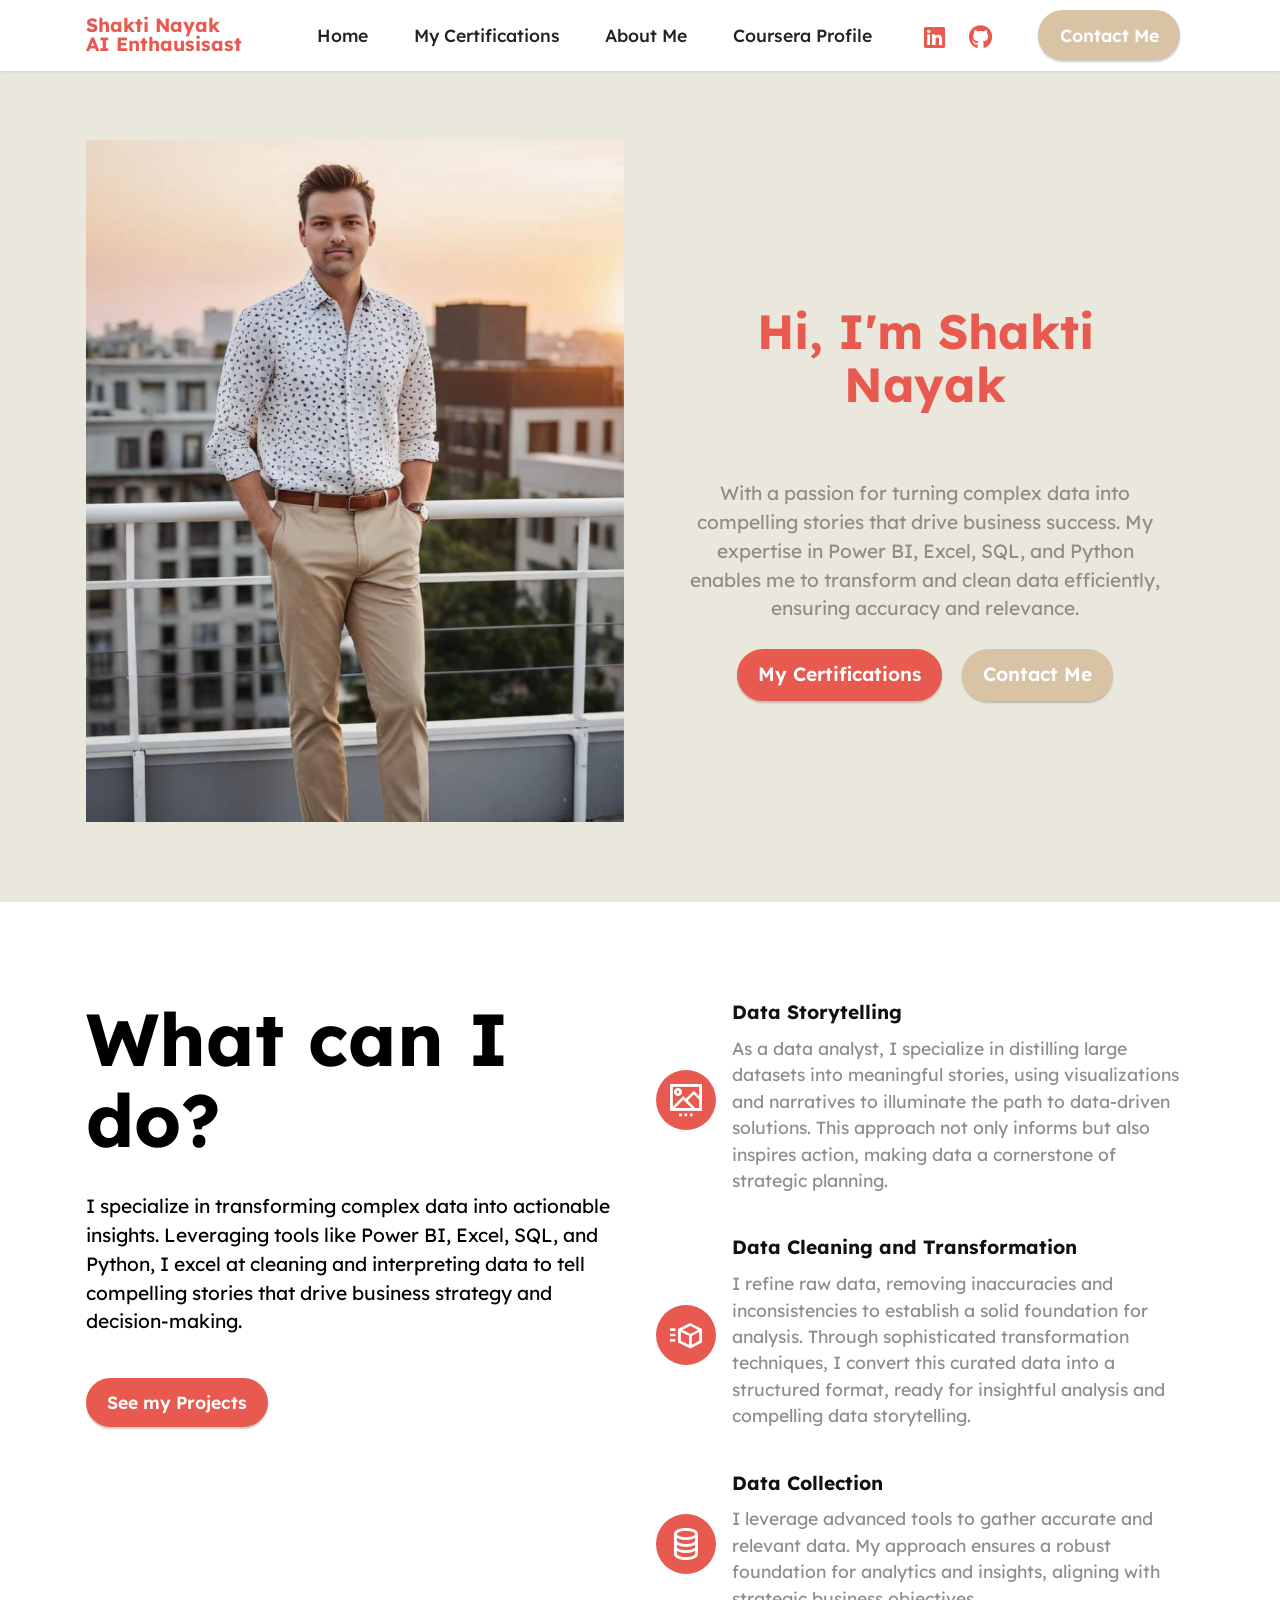
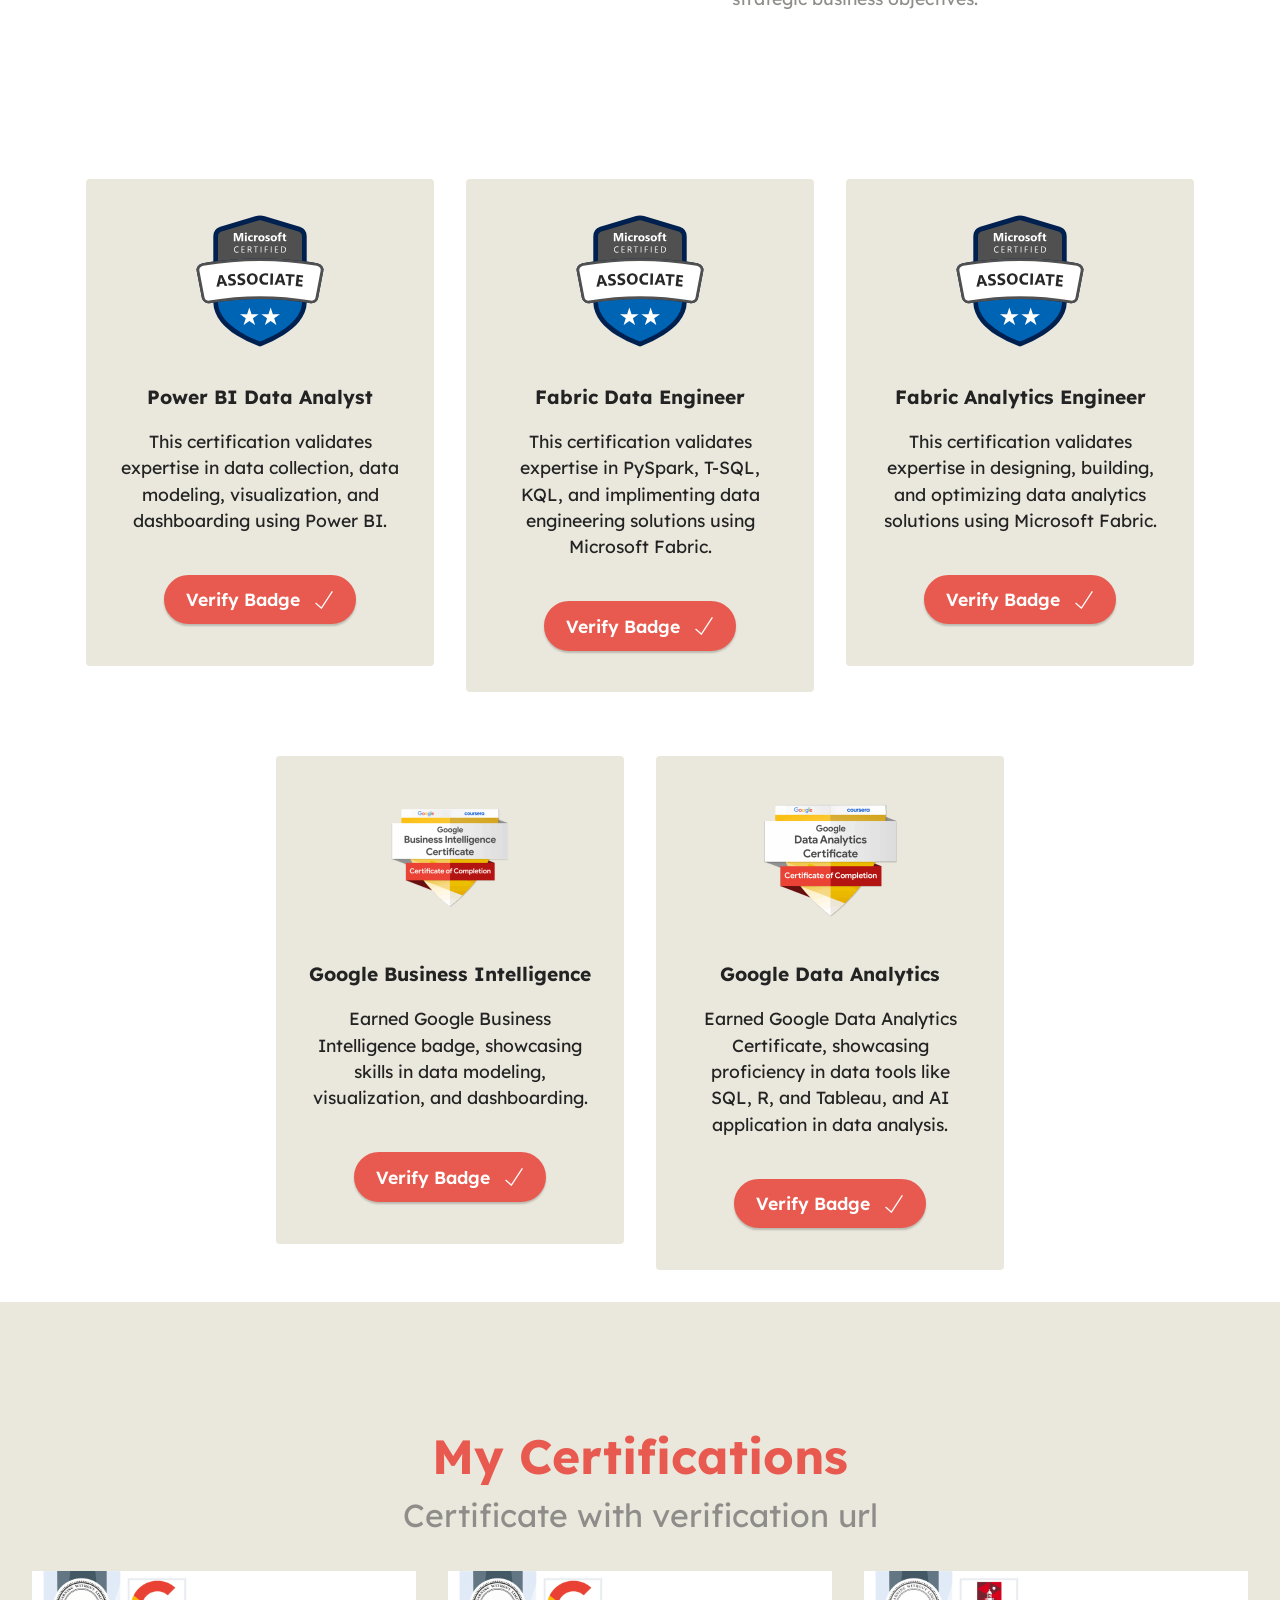
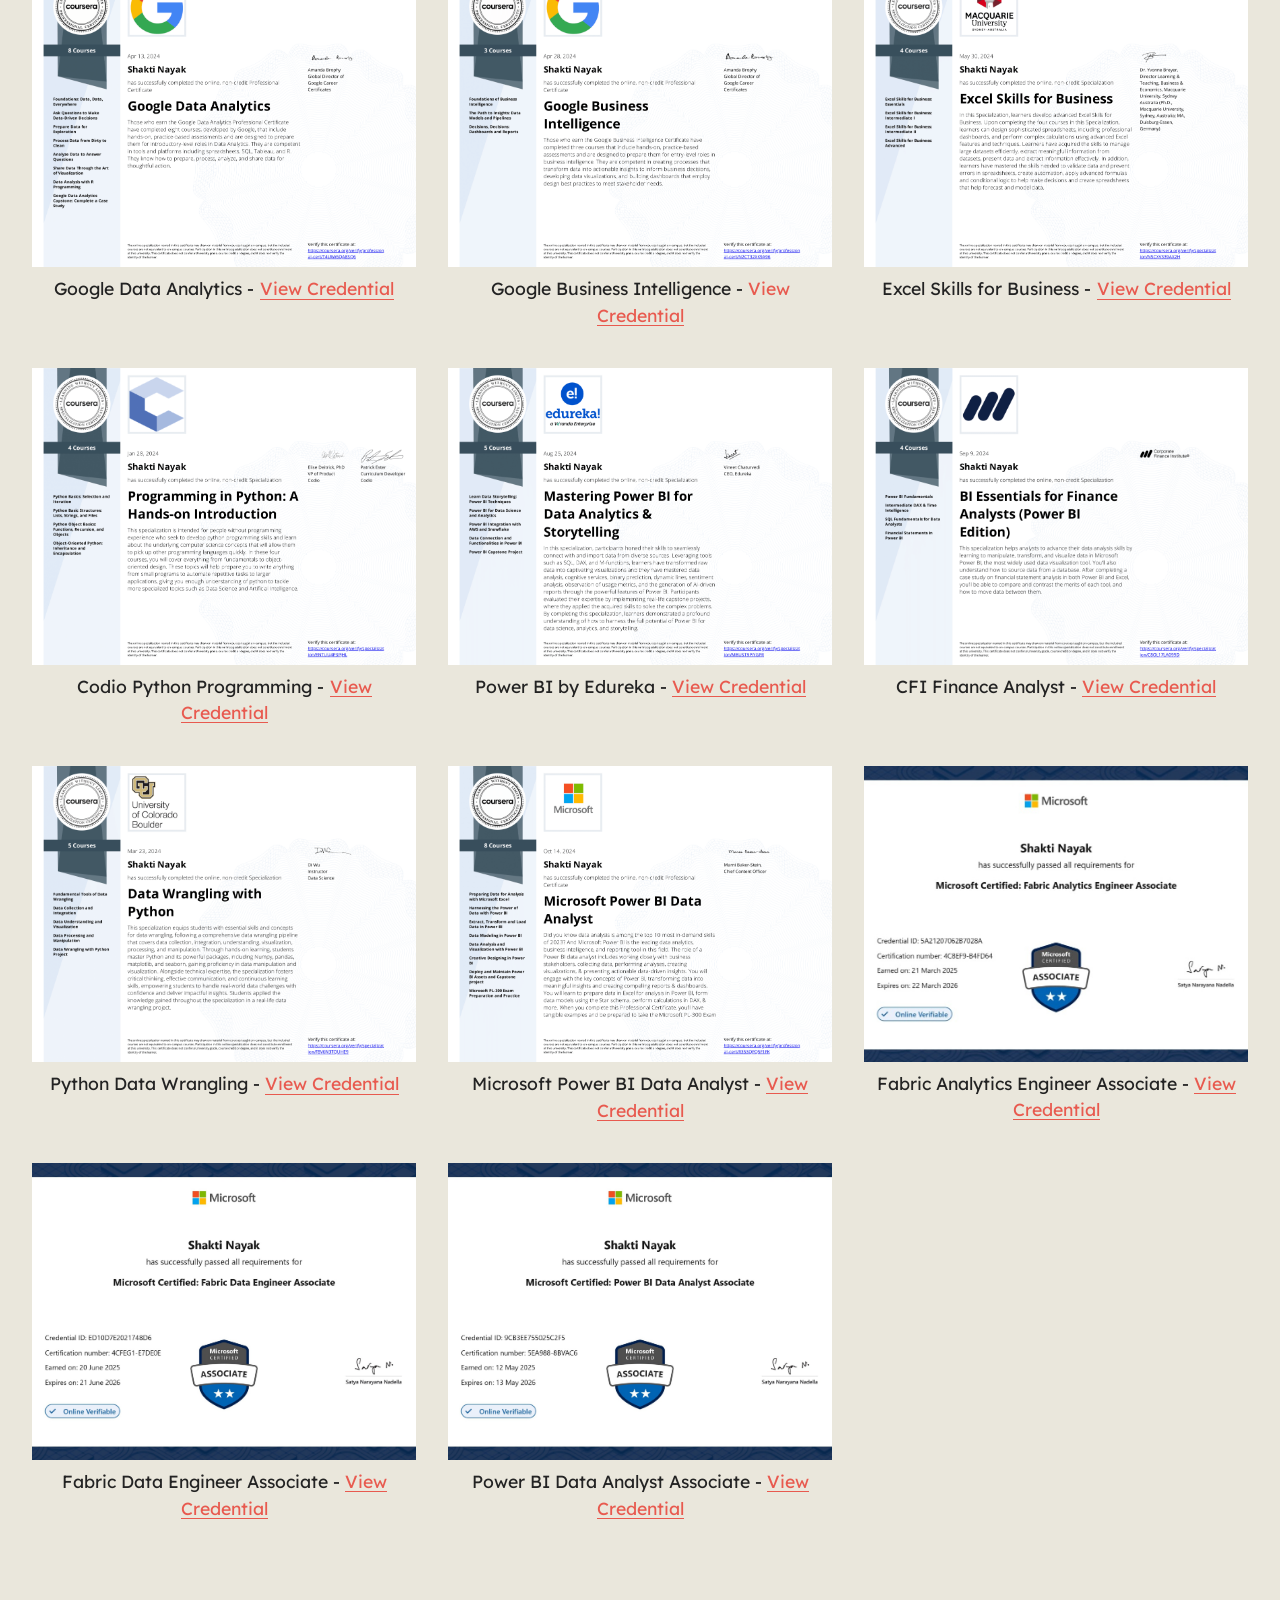
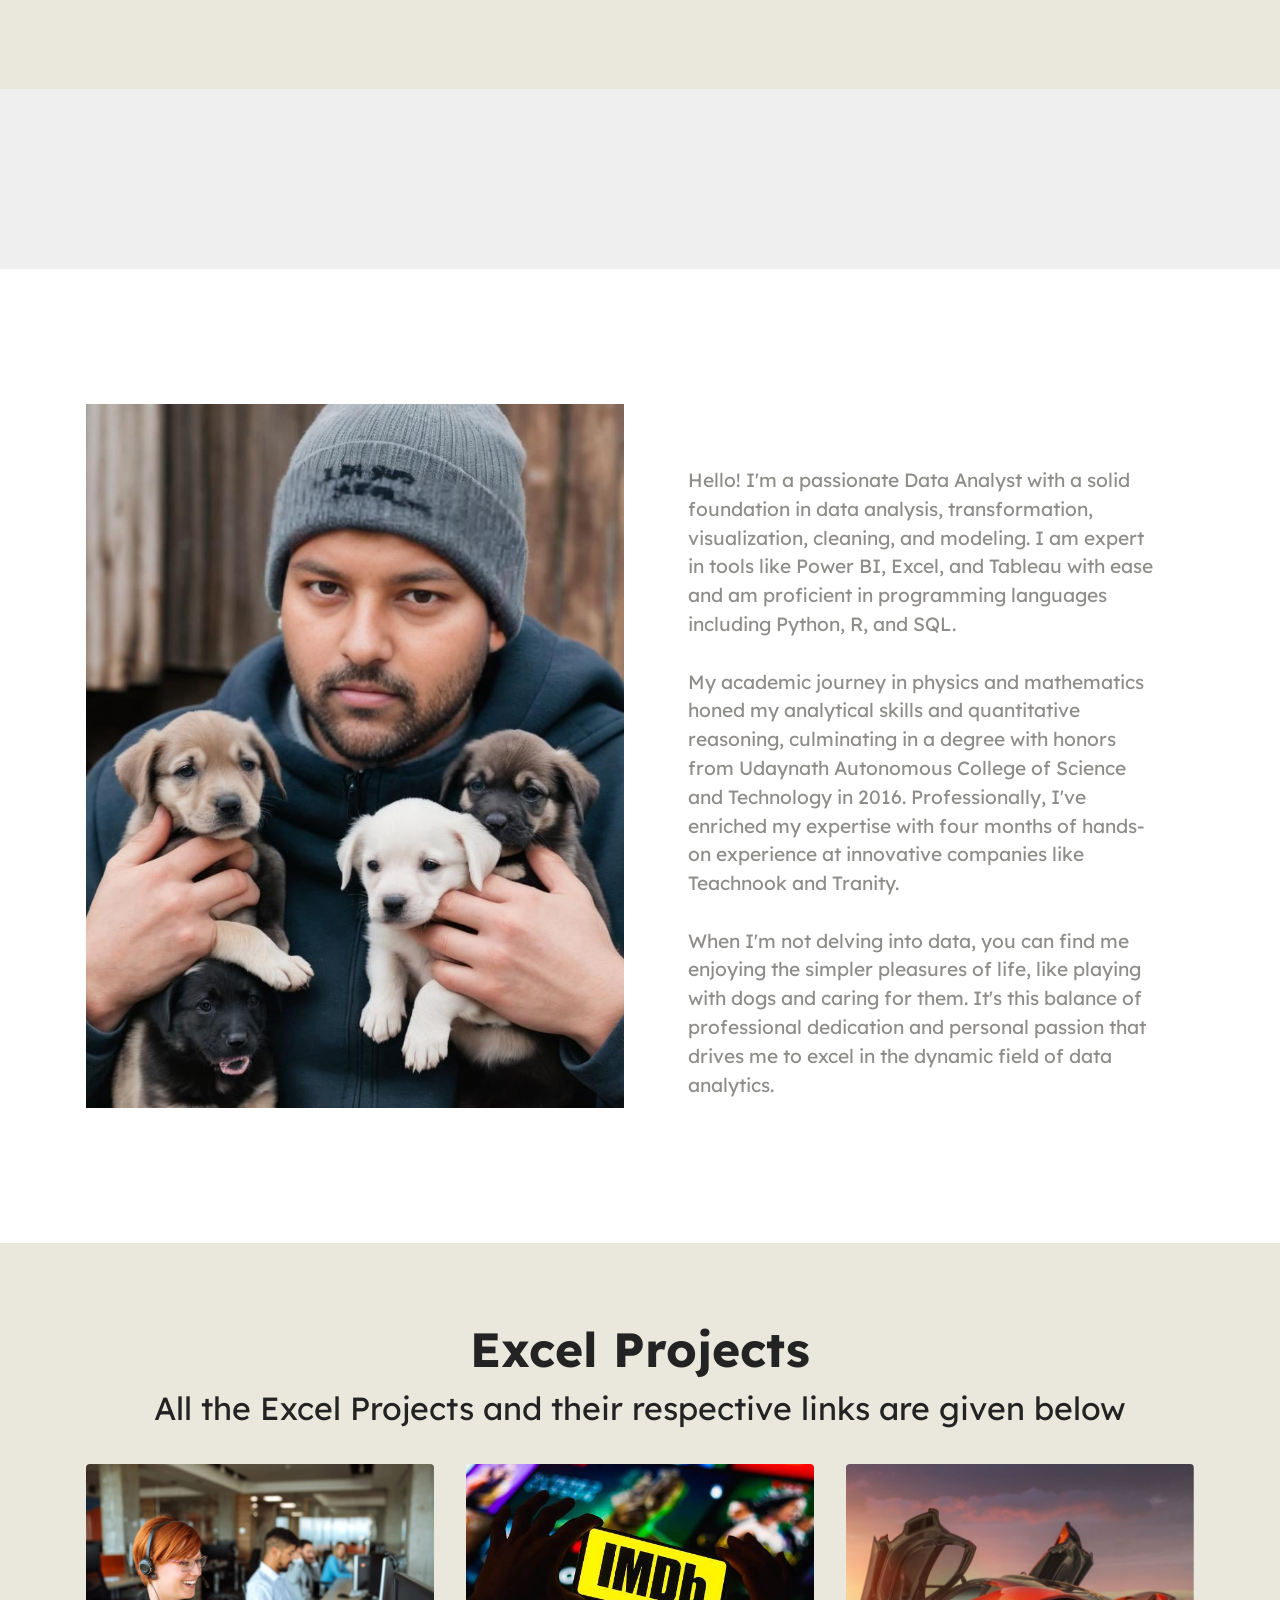
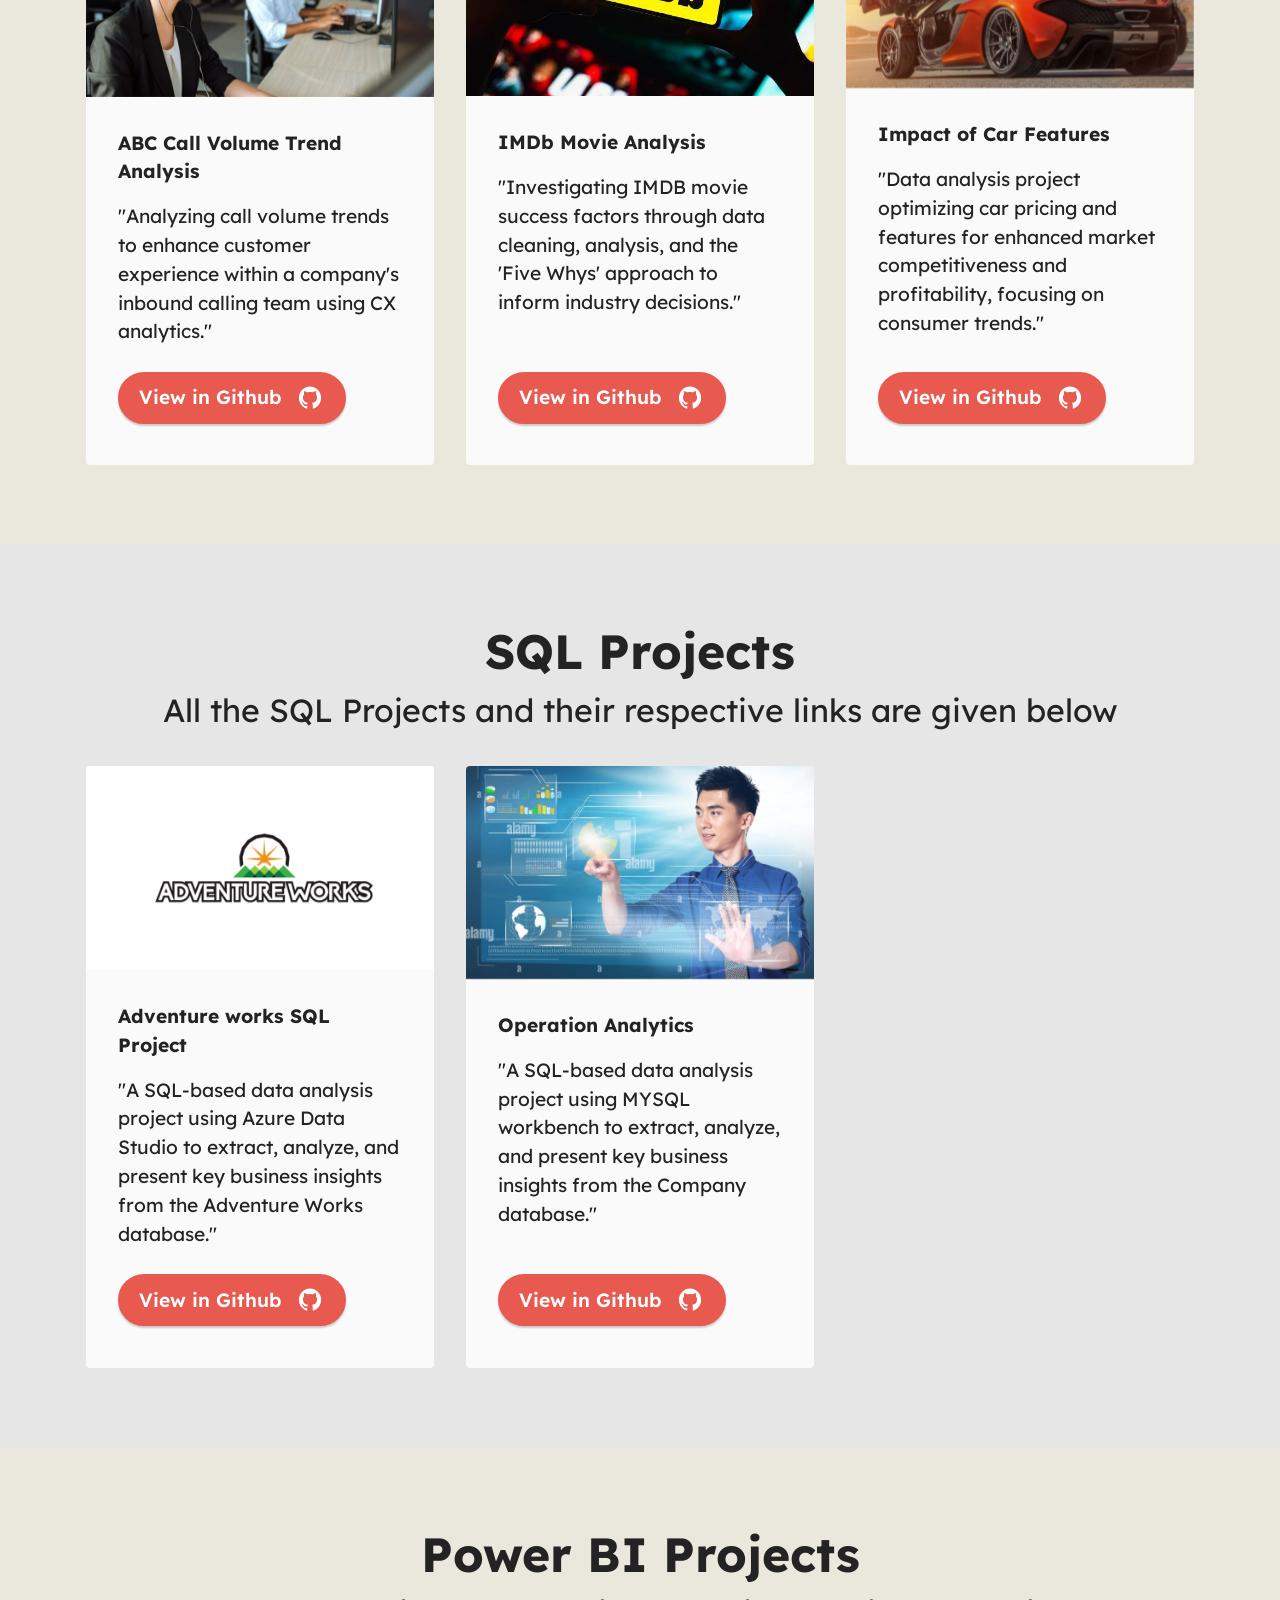
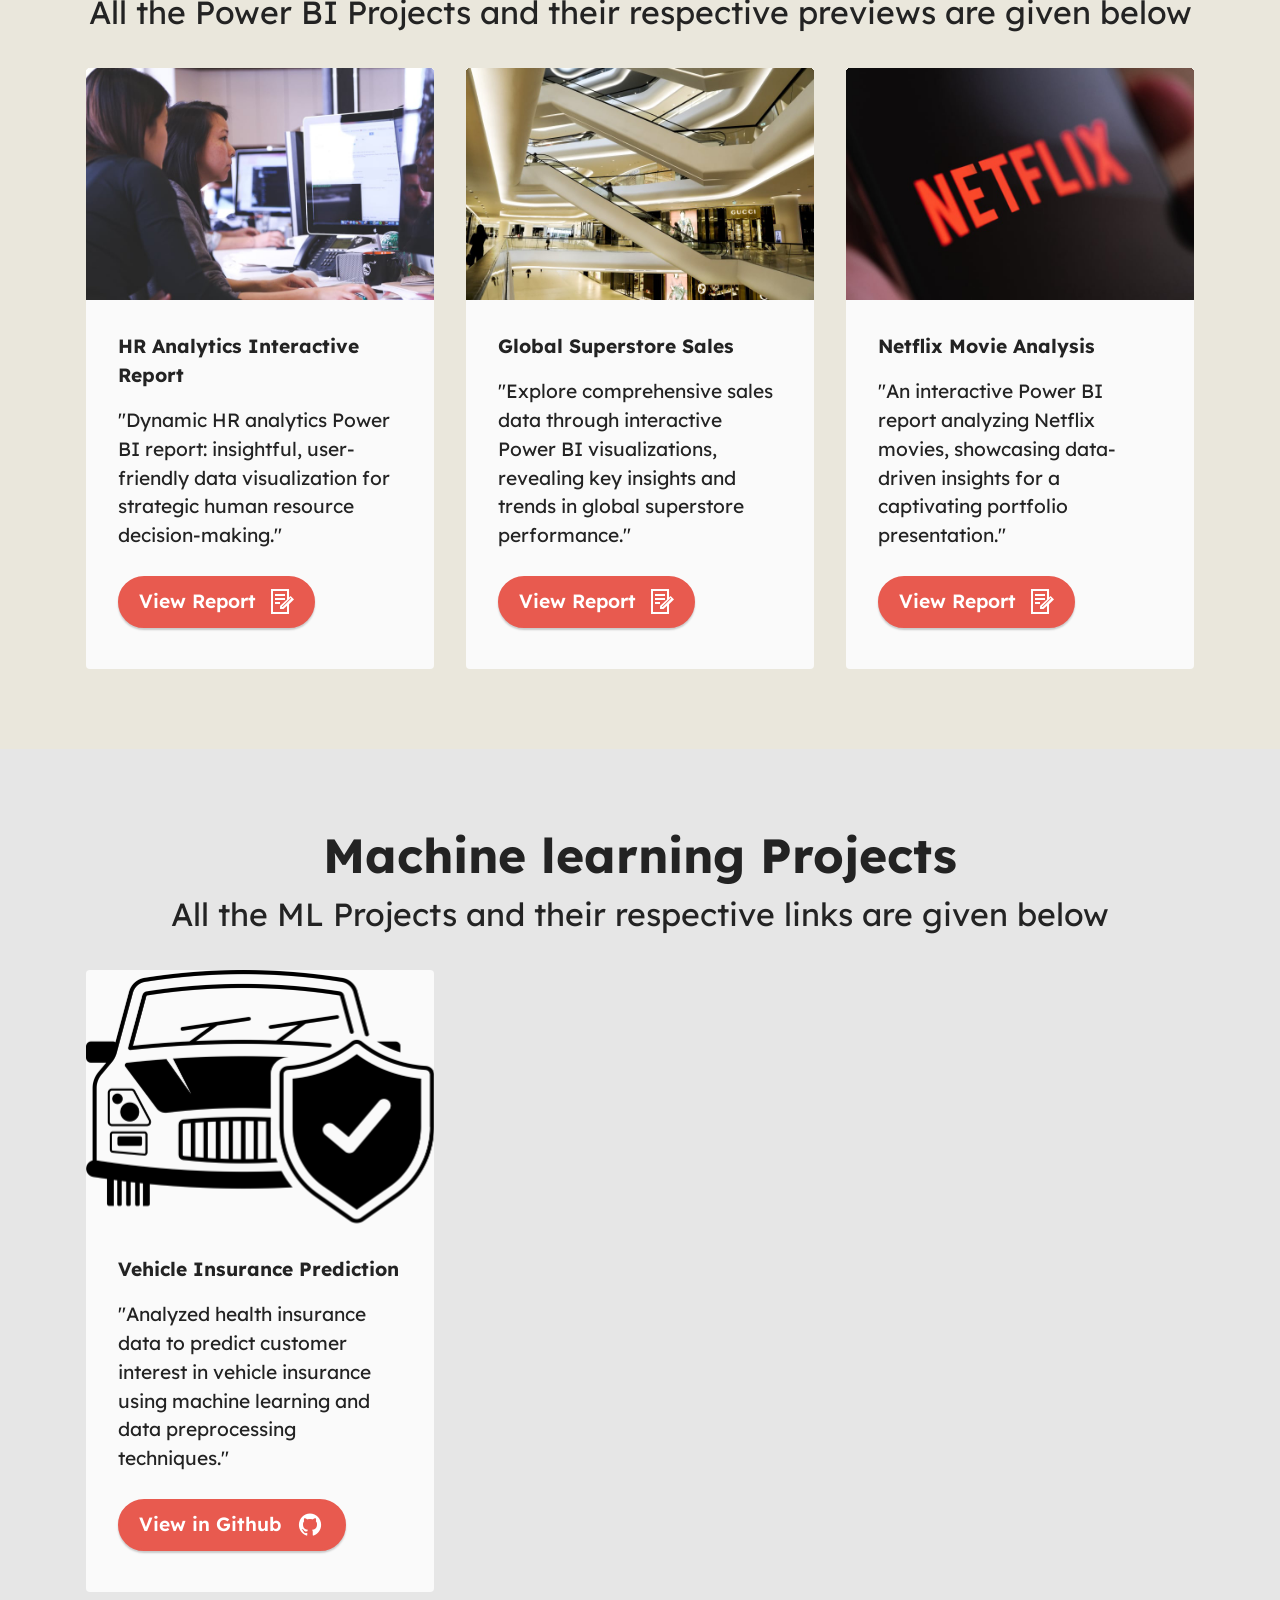
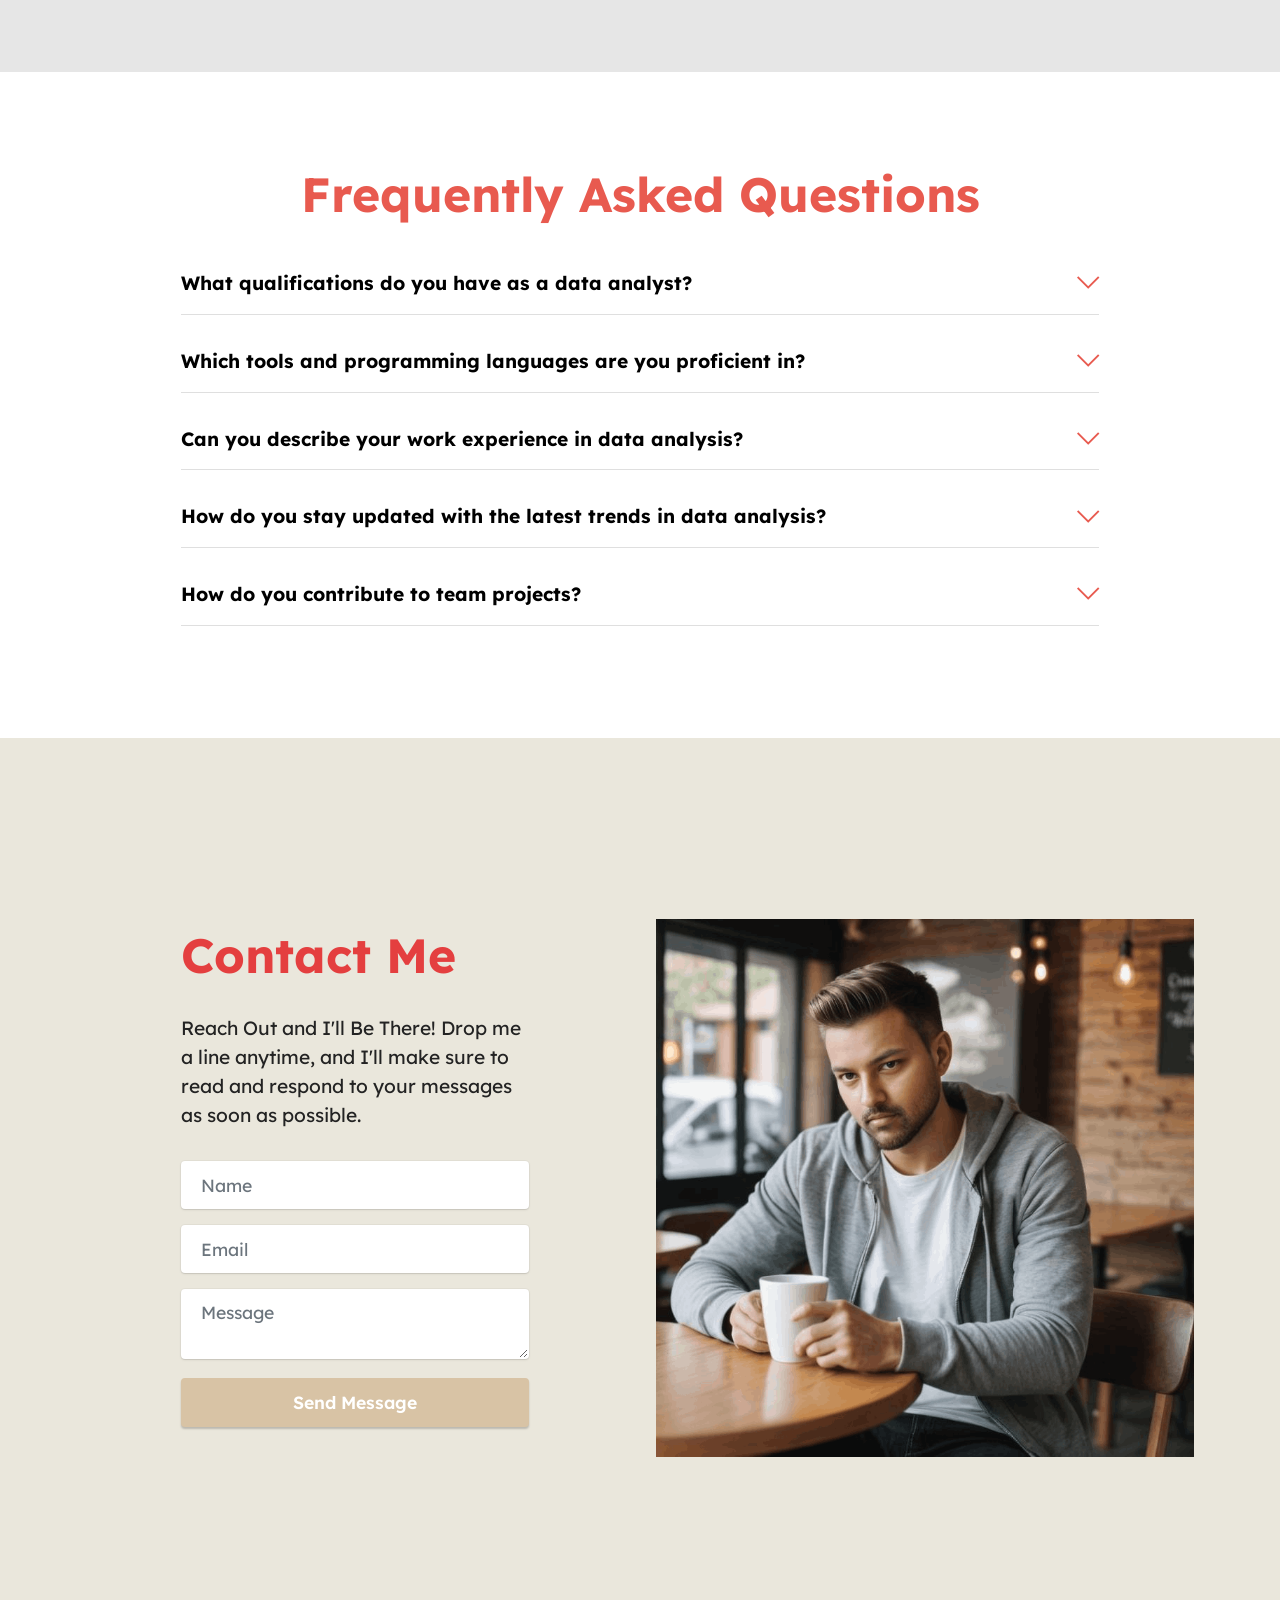
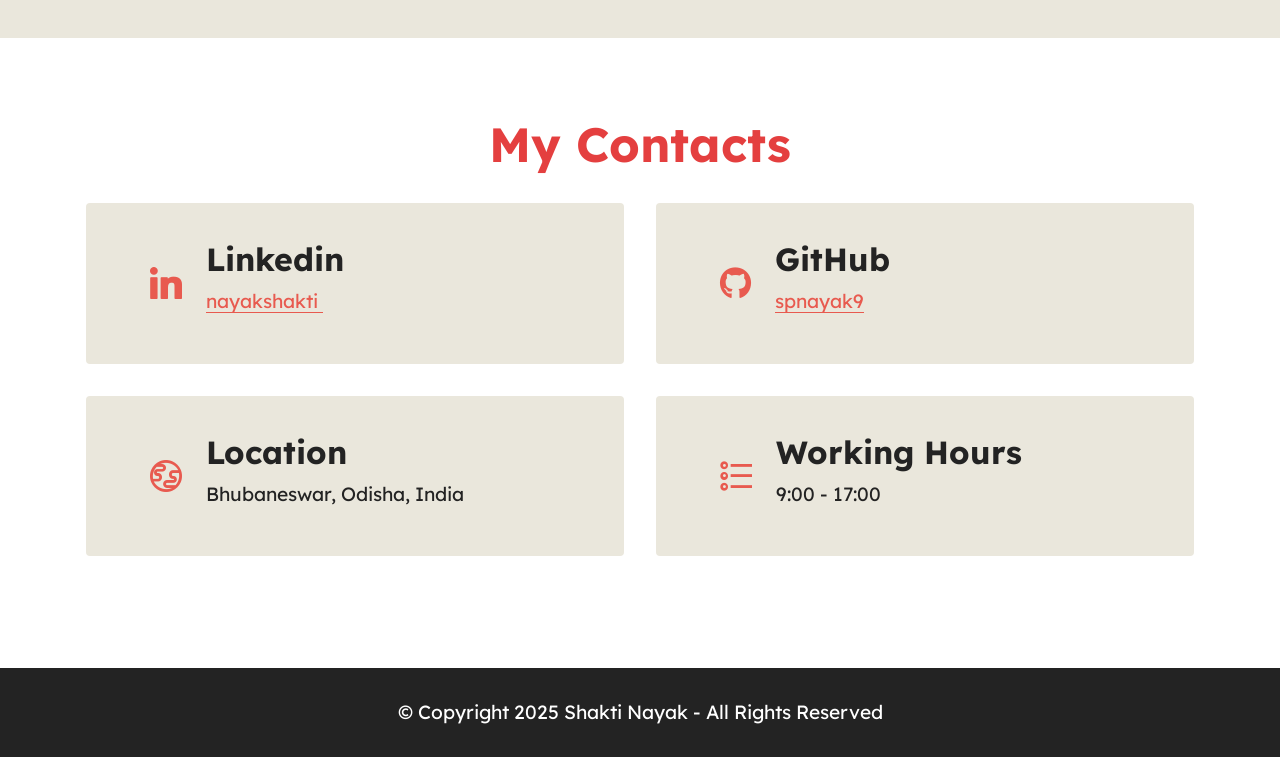
<file: page2.html>
<!DOCTYPE html>
<html  lang="en">
<head>
  
  <meta charset="UTF-8">
  <meta http-equiv="X-UA-Compatible" content="IE=edge">
  
  <meta name="twitter:card" content="summary_large_image"/>
  <meta name="twitter:image:src" content="assets/images/page2-meta.png">
  <meta property="og:image" content="assets/images/page2-meta.png">
  <meta name="twitter:title" content="Cloned home page">
  <meta name="viewport" content="width=device-width, initial-scale=1, minimum-scale=1">
  <link rel="shortcut icon" href="assets/images/user-1.svg" type="image/x-icon">
  <meta name="description" content="See Shakti's Portfolio website - The page contains certifications and portfolio projects of Shakti Nayak">
  
  
  <title>Cloned home page</title>
  <link rel="stylesheet" href="assets/font-awesome-brands/../css/fontawesome.min.css">
  <link rel="stylesheet" href="assets/font-awesome-brands/css/brands.min.css">
  <link rel="stylesheet" href="assets/dev-icons/css/devicon.min.css">
  <link rel="stylesheet" href="assets/themify/css/themify-icons.css">
  <link rel="stylesheet" href="assets/web/assets/mobirise-icons2/mobirise2.css">
  <link rel="stylesheet" href="assets/web/assets/mobirise-icons/mobirise-icons.css">
  <link rel="stylesheet" href="assets/bootstrap/css/bootstrap.min.css">
  <link rel="stylesheet" href="assets/animatecss/animate.css">
  <link rel="stylesheet" href="assets/dropdown/css/style.css">
  <link rel="stylesheet" href="assets/socicon/css/styles.css">
  <link rel="stylesheet" href="assets/theme/css/style.css">
  <link rel="preload" href="https://fonts.googleapis.com/css?family=Lexend:100,200,300,400,500,600,700,800,900&display=swap" as="style" onload="this.onload=null;this.rel='stylesheet'">
  <noscript><link rel="stylesheet" href="https://fonts.googleapis.com/css?family=Lexend:100,200,300,400,500,600,700,800,900&display=swap"></noscript>
  <link rel="preload" as="style" href="assets/mobirise/css/mbr-additional.css?v=mysj7M"><link rel="stylesheet" href="assets/mobirise/css/mbr-additional.css?v=mysj7M" type="text/css">

  
  <!-- Google tag (gtag.js) -->
<script async src="https://www.googletagmanager.com/gtag/js?id=G-HHXX2L0RH2"></script>
<script>
  window.dataLayer = window.dataLayer || [];
  function gtag(){dataLayer.push(arguments);}
  gtag('js', new Date());

  gtag('config', 'G-HHXX2L0RH2');
</script>




<style>
@media (min-width: 576px) {
    .modal-lg, .modal-xl {
        max-width: 90% !important;
        max-height: 900px !important;
    }
}


@media (min-width: 1200px) {
    .modal-lg, .modal-xl {
        max-width: 80% !important;
        max-height: 900px !important;
    }
}

</style>
  
</head>
<body>
  
  <section data-bs-version="5.1" class="menu menu2 cid-vwLlYv8NWk" once="menu" id="menu2-w">
    
    <nav class="navbar navbar-dropdown navbar-fixed-top navbar-expand-lg">
        <div class="container">
            <div class="navbar-brand">
                
                <span class="navbar-caption-wrap"><a class="navbar-caption text-primary display-7">Shakti Nayak<br>AI Enthausisast</a></span>
            </div>
            <button class="navbar-toggler" type="button" data-toggle="collapse" data-bs-toggle="collapse" data-target="#navbarSupportedContent" data-bs-target="#navbarSupportedContent" aria-controls="navbarNavAltMarkup" aria-expanded="false" aria-label="Toggle navigation">
                <div class="hamburger">
                    <span></span>
                    <span></span>
                    <span></span>
                    <span></span>
                </div>
            </button>
            <div class="collapse navbar-collapse" id="navbarSupportedContent">
                <ul class="navbar-nav nav-dropdown" data-app-modern-menu="true"><li class="nav-item"><a class="nav-link link text-black text-primary display-4" href="index.html#top">Home</a></li>
                    <li class="nav-item"><a class="nav-link link text-black text-primary display-4" href="index.html#My-Certificates">My Certifications</a></li><li class="nav-item"><a class="nav-link link text-black text-primary display-4" href="index.html#About-Me">About Me</a></li>
                    <li class="nav-item"><a class="nav-link link text-black display-4" href="https://www.coursera.org/user/f70925defa4ccd55d386e468785f8f8d" target="_blank">Coursera Profile&nbsp;</a>
                    </li></ul>
                <div class="icons-menu">
                    <a class="iconfont-wrapper" href="https://linkedin.com/in/nayakshakti" target="_blank">
                        <span class="p-2 mbr-iconfont fab fa-linkedin" style="color: rgb(232, 90, 79); fill: rgb(232, 90, 79);"></span>
                    </a>
                    <a class="iconfont-wrapper" href="https://github.com/spnayak9" target="_blank">
                        <span class="p-2 mbr-iconfont fab fa-github" style="color: rgb(232, 90, 79); fill: rgb(232, 90, 79);"></span>
                    </a>
                    
                    
                </div>
                <div class="navbar-buttons mbr-section-btn"><a class="btn btn-secondary display-4" href="https://forms.gle/dozTAffBRgGNAuxz9">
                        Contact Me</a></div>
            </div>
        </div>
    </nav>
</section>

<section data-bs-version="5.1" class="header11 cid-vwLlYvBfz7" id="header11-x">

    

    

    <div class="container">
        <div class="row justify-content-center">
            <div class="col-12 col-md-6 image-wrapper">
                <img class="w-100" src="assets/images/img-20241002-193520-486-768x1152.jpeg" alt="Mobirise Website Builder">
            </div>
            <div class="col-12 col-md">
                <div class="text-wrapper text-center">
                    <h1 class="mbr-section-title mbr-fonts-style mb-3 display-2">
                        <strong>
</strong><div><strong><br></strong></div><div><strong>Hi, I'm Shakti Nayak</strong></div><div><br></div></h1>
                    <p class="mbr-text mbr-fonts-style display-7">With a passion for turning complex data into compelling stories that drive business success. My expertise in Power BI, Excel, SQL, and Python enables me to transform and clean data efficiently, ensuring accuracy and relevance.</p>
                    <div class="mbr-section-btn mt-3"><a class="btn btn-primary display-7" href="index.html#My-Certificates">My Certifications</a> <a class="btn btn-secondary display-7" href="index.html#Contact-Me">Contact Me</a></div>
                </div>
            </div>
        </div>
    </div>
</section>

<section data-bs-version="5.1" class="features12 cid-vwLlYvXp90" id="features13-y">

    
    
    <div class="container">
        <div class="row justify-content-center">
            <div class="col-12 col-lg-6">
                <div class="card-wrapper">
                    <div class="card-box align-left">
                        <h4 class="card-title mbr-fonts-style mb-4 display-1"><strong>What can I do?</strong></h4>
                        <p class="mbr-text mbr-fonts-style mb-4 display-7">
                             I specialize in transforming complex data into actionable insights. Leveraging tools like Power BI, Excel, SQL, and Python, I excel at cleaning and interpreting data to tell compelling stories that drive business strategy and decision-making.</p>
                        <div class="mbr-section-btn"><a class="btn btn-primary display-4" href="index.html#Projects">See my Projects</a></div>
                    </div>
                </div>
            </div>
            <div class="col-12 col-lg-6">
                <div class="item mbr-flex">
                    <div class="icon-box">
                        <span class="mbr-iconfont mobi-mbri-image-slider mobi-mbri"></span>
                    </div>
                    <div class="text-box">
                        <h4 class="icon-title mbr-black mbr-fonts-style display-7"><strong>Data Storytelling</strong></h4>
                        <h5 class="icon-text mbr-black mbr-fonts-style display-4">As a data analyst, I specialize in distilling large datasets into meaningful stories, using visualizations and narratives to illuminate the path to data-driven solutions. This approach not only informs but also inspires action, making data a cornerstone of strategic planning.</h5>
                    </div>
                </div>
                <div class="item mbr-flex">
                    <div class="icon-box">
                        <span class="mbr-iconfont mobi-mbri-delivery mobi-mbri"></span>
                    </div>
                    <div class="text-box">
                        <h4 class="icon-title mbr-black mbr-fonts-style display-7"><strong>Data Cleaning and Transformation</strong></h4>
                        <h5 class="icon-text mbr-black mbr-fonts-style display-4">I refine raw data, removing inaccuracies and inconsistencies to establish a solid foundation for analysis. Through sophisticated transformation techniques, I convert this curated data into a structured format, ready for insightful analysis and compelling data storytelling.</h5>
                    </div>
                </div>
                <div class="item mbr-flex">
                    <div class="icon-box">
                        <span class="mbr-iconfont mobi-mbri-database mobi-mbri"></span>
                    </div>
                    <div class="text-box">
                        <h4 class="icon-title mbr-black mbr-fonts-style display-7"><strong>Data Collection</strong></h4>
                        <h5 class="icon-text mbr-black mbr-fonts-style display-4">I leverage advanced tools to gather accurate and relevant data. My approach ensures a robust foundation for analytics and insights, aligning with strategic business objectives.</h5>
                    </div>
                </div>
            </div>
        </div>
    </div>
</section>

<section data-bs-version="5.1" class="clients2 cid-vwLlYwhXdt" id="clients2-z">

    

    
    <div class="container">
        <div class="row justify-content-center">
            <div class="card col-12 col-md-6 col-lg-4">
                <div class="card-wrapper">
                    <div class="img-wrapper">
                        <img src="assets/images/microsoft-certified-associate-badge.svg" alt="Microsoft Certified Fabric Analytics Engineer Associate">
                    </div>
                    <div class="card-box align-center">
                        
                        <h5 class="card-title mbr-fonts-style mb-3 display-7"><strong>Power BI Data Analyst</strong></h5>
                        <p class="mbr-text mbr-fonts-style mb-4 display-4">This certification validates expertise in data collection, data modeling, visualization, and dashboarding using Power BI.</p>
                        <div class="mbr-section-btn mt-3"><a class="btn btn-primary display-4" href="https://learn.microsoft.com/api/credentials/share/en-in/ShaktiNayak/9CB3EE755025C2F5?sharingId=B8CA2D4A79406322" target="_blank"><span class="ti-check mbr-iconfont mbr-iconfont-btn"></span>Verify Badge&nbsp;</a></div>
                    </div>
                </div>
            </div>
            <div class="card col-12 col-md-6 col-lg-4">
                <div class="card-wrapper">
                    <div class="img-wrapper">
                        <img src="assets/images/microsoft-certified-associate-badge.svg" alt="Google data analytics Badge">
                    </div>
                    <div class="card-box align-center">
                        
                        <h5 class="card-title mbr-fonts-style mb-3 display-7"><strong>Fabric Data Engineer</strong></h5>
                        <p class="mbr-text mbr-fonts-style mb-4 display-4">
                            This certification validates expertise in PySpark, T-SQL, KQL, and implimenting data engineering solutions using Microsoft Fabric. </p>
                        <div class="mbr-section-btn mt-3"><a class="btn btn-primary display-4" href="https://learn.microsoft.com/api/credentials/share/en-in/ShaktiNayak/ED10D7E2021748D6?sharingId=B8CA2D4A79406322" target="_blank"><span class="ti-check mbr-iconfont mbr-iconfont-btn"></span>Verify Badge&nbsp;</a></div>
                    </div>
                </div>
            </div>
            <div class="card col-12 col-md-6 col-lg-4">
                <div class="card-wrapper">
                    <div class="img-wrapper">
                        <img src="assets/images/microsoft-certified-associate-badge.svg" alt="Google Business Intelligence">
                    </div>
                    <div class="card-box align-center">
                        
                        <h5 class="card-title mbr-fonts-style mb-3 display-7"><strong>Fabric Analytics Engineer</strong></h5>
                        <p class="mbr-text mbr-fonts-style mb-4 display-4">
                            This certification validates expertise in designing, building, and optimizing data analytics solutions using Microsoft Fabric. </p>
                        <div class="mbr-section-btn mt-3"><a class="btn btn-primary display-4" href="https://learn.microsoft.com/api/credentials/share/en-in/ShaktiNayak/5A21207062B7028A?sharingId=B8CA2D4A79406322" target="_blank"><span class="ti-check mbr-iconfont mbr-iconfont-btn"></span>Verify Badge&nbsp;</a></div>
                    </div>
                </div>
            </div>
            
        </div>
    </div>
</section>

<section data-bs-version="5.1" class="clients2 cid-vwLlYwEe1U" id="clients2-10">

    

    
    <div class="container">
        <div class="row justify-content-center">
            <div class="card col-12 col-md-6 col-lg-4">
                <div class="card-wrapper">
                    <div class="img-wrapper">
                        <img src="assets/images/image-280x280.png" alt="Microsoft Certified Fabric Analytics Engineer Associate">
                    </div>
                    <div class="card-box align-center">
                        
                        <h5 class="card-title mbr-fonts-style mb-3 display-7"><strong>Google Business Intelligence</strong></h5>
                        <p class="mbr-text mbr-fonts-style mb-4 display-4">Earned Google Business Intelligence badge, showcasing skills in data modeling, visualization, and dashboarding.</p>
                        <div class="mbr-section-btn mt-3"><a class="btn btn-primary display-4" href="https://www.credly.com/badges/6ad1c5a6-bc49-49c3-8fe9-1cdee944365a/public_url" target="_blank"><span class="ti-check mbr-iconfont mbr-iconfont-btn"></span>Verify Badge&nbsp;</a></div>
                    </div>
                </div>
            </div>
            <div class="card col-12 col-md-6 col-lg-4">
                <div class="card-wrapper">
                    <div class="img-wrapper">
                        <img src="assets/images/google-data-analytics-professional-certificate.2-280x280.png" alt="Google data analytics Badge">
                    </div>
                    <div class="card-box align-center">
                        
                        <h5 class="card-title mbr-fonts-style mb-3 display-7"><strong>Google Data Analytics</strong></h5>
                        <p class="mbr-text mbr-fonts-style mb-4 display-4">
                            Earned Google Data Analytics Certificate, showcasing proficiency in data tools like SQL, R, and Tableau, and AI application in data analysis. </p>
                        <div class="mbr-section-btn mt-3"><a class="btn btn-primary display-4" href="https://www.credly.com/badges/58ad7fe1-4e24-44f4-ac57-1cd1a878e2af/public_url" target="_blank"><span class="ti-check mbr-iconfont mbr-iconfont-btn"></span>Verify Badge&nbsp;</a></div>
                    </div>
                </div>
            </div>
            
            
        </div>
    </div>
</section>

<section data-bs-version="5.1" class="gallery5 mbr-gallery cid-vwLlYx1lw6" id="gallery5-11">
    

    

    <div class="container-fluid">
        <div class="mbr-section-head">
            <h3 class="mbr-section-title mbr-fonts-style align-center m-0 display-2"><strong>My Certifications</strong></h3>
            <h4 class="mbr-section-subtitle mbr-fonts-style align-center mb-0 mt-2 display-5">Certificate with verification url</h4>
        </div>
        <div class="row mbr-gallery mt-4">
            <div class="col-12 col-md-6 col-lg-4 item gallery-image">
                <div class="item-wrapper" data-toggle="modal" data-bs-toggle="modal" data-target="#vwQzgaIEAR-modal" data-bs-target="#vwQzgaIEAR-modal">
                    <img class="w-100" src="assets/images/google-data-analytics-1-1139x880.png" alt="Google Data Analytics" data-slide-to="0" data-bs-slide-to="0" data-target="#lb-vwQzgaIEAR" data-bs-target="#lb-vwQzgaIEAR">
                    <div class="icon-wrapper">
                        <span class="mobi-mbri mobi-mbri-search mbr-iconfont mbr-iconfont-btn"></span>
                    </div>
                </div>
                <!--


                <div mbr-buttons mbr-theme-style="display-7" class="mbr-section-btn mt-3" mbr-if="showButtons" data-toolbar="-mbrBtnMove"><a class="btn btn-primary" href="index.html#gallery5-3" data-app-placeholder="Type Text">My Jobs</a> <a class="btn btn-secondary" href="index.html#form4-6" data-app-placeholder="Type Text">Contacts</a></div>
                -->





                <h6 class="mbr-item-subtitle mbr-fonts-style align-center mb-2 mt-2 display-4">Google Data Analytics -<strong> <a href="https://coursera.org/verify/professional-cert/T4LRW6QA8SQ6" class="text-primary" target="_blank" style="">View Credential</a></strong><br></h6>
            </div>
            <div class="col-12 col-md-6 col-lg-4 item gallery-image">
                <div class="item-wrapper" data-toggle="modal" data-bs-toggle="modal" data-target="#vwQzgaIEAR-modal" data-bs-target="#vwQzgaIEAR-modal">
                    <img class="w-100" src="assets/images/google-bi-1-1139x880.png" alt="Google Business Intelligence" data-slide-to="1" data-bs-slide-to="1" data-target="#lb-vwQzgaIEAR" data-bs-target="#lb-vwQzgaIEAR">
                    <div class="icon-wrapper">
                        <span class="mobi-mbri mobi-mbri-search mbr-iconfont mbr-iconfont-btn"></span>
                    </div>
                </div>
                <h6 class="mbr-item-subtitle mbr-fonts-style align-center mb-2 mt-2 display-4">Google Business Intelligence - <a href="https://coursera.org/verify/professional-cert/N2CT32XK9A96" class="text-primary" target="_blank" style="font-weight: normal;">View Credential</a></h6>
            </div>
            <div class="col-12 col-md-6 col-lg-4 item gallery-image">
                <div class="item-wrapper" data-toggle="modal" data-bs-toggle="modal" data-target="#vwQzgaIEAR-modal" data-bs-target="#vwQzgaIEAR-modal">
                    <img class="w-100" src="assets/images/excel-macquarie-1-1139x880.png" alt="Excel Skills for Business" data-slide-to="2" data-bs-slide-to="2" data-target="#lb-vwQzgaIEAR" data-bs-target="#lb-vwQzgaIEAR">
                    <div class="icon-wrapper">
                        <span class="mobi-mbri mobi-mbri-search mbr-iconfont mbr-iconfont-btn"></span>
                    </div>
                </div>
                <h6 class="mbr-item-subtitle mbr-fonts-style align-center mb-2 mt-2 display-4">Excel Skills for Business -<strong> <a href="https://coursera.org/verify/specialization/N5CXV339AX2H" class="text-primary" target="_blank">View Credential</a></strong></h6>
            </div>
            <div class="col-12 col-md-6 col-lg-4 item gallery-image">
                <div class="item-wrapper" data-toggle="modal" data-bs-toggle="modal" data-target="#vwQzgaIEAR-modal" data-bs-target="#vwQzgaIEAR-modal">
                    <img class="w-100" src="assets/images/python-programming-codio-1-1139x880.png" alt="Codio Python Programming" data-slide-to="3" data-bs-slide-to="3" data-target="#lb-vwQzgaIEAR" data-bs-target="#lb-vwQzgaIEAR">
                    <div class="icon-wrapper">
                        <span class="mobi-mbri mobi-mbri-search mbr-iconfont mbr-iconfont-btn"></span>
                    </div>
                </div>
                <h6 class="mbr-item-subtitle mbr-fonts-style align-center mb-2 mt-2 display-4">Codio Python Programming -<strong> <a href="https://coursera.org/verify/specialization/ENTUU4P3PJHL" class="text-primary" target="_blank">View Credential</a></strong></h6>
            </div><div class="col-12 col-md-6 col-lg-4 item gallery-image">
                <div class="item-wrapper" data-toggle="modal" data-bs-toggle="modal" data-target="#vwQzgaIEAR-modal" data-bs-target="#vwQzgaIEAR-modal">
                    <img class="w-100" src="assets/images/power-bi-edureka-1-1139x880.png" alt="Power BI by Edureka" data-slide-to="4" data-bs-slide-to="4" data-target="#lb-vwQzgaIEAR" data-bs-target="#lb-vwQzgaIEAR">
                    <div class="icon-wrapper">
                        <span class="mobi-mbri mobi-mbri-search mbr-iconfont mbr-iconfont-btn"></span>
                    </div>
                </div>
                <h6 class="mbr-item-subtitle mbr-fonts-style align-center mb-2 mt-2 display-4">Power BI by Edureka - <a href="https://coursera.org/verify/specialization/MBUST9PIYGPR" class="text-primary" target="_blank">View Credential</a></h6>
            </div><div class="col-12 col-md-6 col-lg-4 item gallery-image">
                <div class="item-wrapper" data-toggle="modal" data-bs-toggle="modal" data-target="#vwQzgaIEAR-modal" data-bs-target="#vwQzgaIEAR-modal">
                    <img class="w-100" src="assets/images/finance-analyst-cfi-1-2200x1700.png" alt="CFI Finance Analyst" data-slide-to="5" data-bs-slide-to="5" data-target="#lb-vwQzgaIEAR" data-bs-target="#lb-vwQzgaIEAR">
                    <div class="icon-wrapper">
                        <span class="mobi-mbri mobi-mbri-search mbr-iconfont mbr-iconfont-btn"></span>
                    </div>
                </div>
                <h6 class="mbr-item-subtitle mbr-fonts-style align-center mb-2 mt-2 display-4">CFI Finance Analyst - <a href="https://coursera.org/verify/specialization/C8OL17LA099D" class="text-primary" target="_blank">View Credential</a></h6>
            </div><div class="col-12 col-md-6 col-lg-4 item gallery-image">
                <div class="item-wrapper" data-toggle="modal" data-bs-toggle="modal" data-target="#vwQzgaIEAR-modal" data-bs-target="#vwQzgaIEAR-modal">
                    <img class="w-100" src="assets/images/data-wrangling-with-python-1-2200x1700.png" alt="Python Data Wrangling" data-slide-to="6" data-bs-slide-to="6" data-target="#lb-vwQzgaIEAR" data-bs-target="#lb-vwQzgaIEAR">
                    <div class="icon-wrapper">
                        <span class="mobi-mbri mobi-mbri-search mbr-iconfont mbr-iconfont-btn"></span>
                    </div>
                </div>
                <h6 class="mbr-item-subtitle mbr-fonts-style align-center mb-2 mt-2 display-4">Python Data Wrangling - <a href="https://coursera.org/verify/specialization/F8V6N3TQUHE9" class="text-primary" target="_blank">View Credential</a></h6>
            </div><div class="col-12 col-md-6 col-lg-4 item gallery-image">
                <div class="item-wrapper" data-toggle="modal" data-bs-toggle="modal" data-target="#vwQzgaIEAR-modal" data-bs-target="#vwQzgaIEAR-modal">
                    <img class="w-100" src="assets/images/microsoft-power-bi-data-analyst-1-1139x880.png" alt="Microsoft Power BI Data Analyst" data-slide-to="7" data-bs-slide-to="7" data-target="#lb-vwQzgaIEAR" data-bs-target="#lb-vwQzgaIEAR">
                    <div class="icon-wrapper">
                        <span class="mobi-mbri mobi-mbri-search mbr-iconfont mbr-iconfont-btn"></span>
                    </div>
                </div>
                <h6 class="mbr-item-subtitle mbr-fonts-style align-center mb-2 mt-2 display-4">Microsoft Power BI Data Analyst - <a href="https://coursera.org/verify/professional-cert/R353QPQ5F1FK" class="text-primary" target="_blank">View Credential</a></h6>
            </div><div class="col-12 col-md-6 col-lg-4 item gallery-image">
                <div class="item-wrapper" data-toggle="modal" data-bs-toggle="modal" data-target="#vwQzgaIEAR-modal" data-bs-target="#vwQzgaIEAR-modal">
                    <img class="w-100" src="assets/images/fabric-analytics-engineer-pages-to-jpg-0001.jpg-4-1139x804.jpeg" alt="Microsoft Certified Fabric Analytics Engineer Associate" data-slide-to="8" data-bs-slide-to="8" data-target="#lb-vwQzgaIEAR" data-bs-target="#lb-vwQzgaIEAR">
                    <div class="icon-wrapper">
                        <span class="mobi-mbri mobi-mbri-search mbr-iconfont mbr-iconfont-btn"></span>
                    </div>
                </div>
                <h6 class="mbr-item-subtitle mbr-fonts-style align-center mb-2 mt-2 display-4">Fabric Analytics Engineer Associate - <a href="https://learn.microsoft.com/en-us/users/shaktinayak/credentials/5a21207062b7028a" class="text-primary" target="_blank">View Credential</a></h6>
            </div><div class="col-12 col-md-6 col-lg-4 item gallery-image">
                <div class="item-wrapper" data-toggle="modal" data-bs-toggle="modal" data-target="#vwQzgaIEAR-modal" data-bs-target="#vwQzgaIEAR-modal">
                    <img class="w-100" src="assets/images/fabric-data-engineer-page-0001.jpg-1-2479x1750.jpeg" alt="Microsoft Certified Fabric Data Engineer Associate" data-slide-to="9" data-bs-slide-to="9" data-target="#lb-vwQzgaIEAR" data-bs-target="#lb-vwQzgaIEAR">
                    <div class="icon-wrapper">
                        <span class="mobi-mbri mobi-mbri-search mbr-iconfont mbr-iconfont-btn"></span>
                    </div>
                </div>
                <h6 class="mbr-item-subtitle mbr-fonts-style align-center mb-2 mt-2 display-4">Fabric Data Engineer Associate - <a href="https://learn.microsoft.com/api/credentials/share/en-in/ShaktiNayak/ED10D7E2021748D6?sharingId=B8CA2D4A79406322" class="text-primary" target="_blank">View Credential</a></h6>
            </div><div class="col-12 col-md-6 col-lg-4 item gallery-image">
                <div class="item-wrapper" data-toggle="modal" data-bs-toggle="modal" data-target="#vwQzgaIEAR-modal" data-bs-target="#vwQzgaIEAR-modal">
                    <img class="w-100" src="assets/images/power-bi-data-analyst-page-0001.jpg-2479x1750.jpeg" alt="Microsoft Certified Power BI Data Analyst Associate" data-slide-to="10" data-bs-slide-to="10" data-target="#lb-vwQzgaIEAR" data-bs-target="#lb-vwQzgaIEAR">
                    <div class="icon-wrapper">
                        <span class="mobi-mbri mobi-mbri-search mbr-iconfont mbr-iconfont-btn"></span>
                    </div>
                </div>
                <h6 class="mbr-item-subtitle mbr-fonts-style align-center mb-2 mt-2 display-4">Power BI Data Analyst Associate - <a href="https://learn.microsoft.com/api/credentials/share/en-in/ShaktiNayak/9CB3EE755025C2F5?sharingId=B8CA2D4A79406322" class="text-primary" target="_blank">View Credential</a></h6>
            </div>
        </div>

        <div class="modal mbr-slider" tabindex="-1" role="dialog" aria-hidden="true" id="vwQzgaIEAR-modal">
            <div class="modal-dialog" role="document">
                <div class="modal-content">
                    <div class="modal-body">
                        <div class="carousel slide carousel-fade" id="lb-vwQzgaIEAR" data-interval="5000" data-bs-interval="5000">
                            <div class="carousel-inner">
                                <div class="carousel-item active">
                                    <img class="d-block w-100" src="assets/images/google-data-analytics-1-1139x880.png" alt="Mobirise Website Builder">
                                </div>
                                <div class="carousel-item">
                                    <img class="d-block w-100" src="assets/images/google-bi-1-1139x880.png" alt="Mobirise Website Builder">
                                </div>
                                <div class="carousel-item">
                                    <img class="d-block w-100" src="assets/images/excel-macquarie-1-1139x880.png" alt="Mobirise Website Builder">
                                </div>
                                <div class="carousel-item">
                                    <img class="d-block w-100" src="assets/images/python-programming-codio-1-1139x880.png" alt="Mobirise Website Builder">
                                </div><div class="carousel-item">
                                    <img class="d-block w-100" src="assets/images/power-bi-edureka-1-1139x880.png" alt="Mobirise Website Builder">
                                </div><div class="carousel-item">
                                    <img class="d-block w-100" src="assets/images/finance-analyst-cfi-1-2200x1700.png" alt="Mobirise Website Builder">
                                </div><div class="carousel-item">
                                    <img class="d-block w-100" src="assets/images/data-wrangling-with-python-1-2200x1700.png" alt="Mobirise Website Builder">
                                </div><div class="carousel-item">
                                    <img class="d-block w-100" src="assets/images/microsoft-power-bi-data-analyst-1-1139x880.png" alt="Mobirise Website Builder">
                                </div><div class="carousel-item">
                                    <img class="d-block w-100" src="assets/images/fabric-analytics-engineer-pages-to-jpg-0001.jpg-4-1139x804.jpeg" alt="Mobirise Website Builder">
                                </div><div class="carousel-item">
                                    <img class="d-block w-100" src="assets/images/fabric-data-engineer-page-0001.jpg-1-2479x1750.jpeg" alt="Mobirise Website Builder">
                                </div><div class="carousel-item">
                                    <img class="d-block w-100" src="assets/images/power-bi-data-analyst-page-0001.jpg-2479x1750.jpeg" alt="Mobirise Website Builder">
                                </div>
                            </div>
                            <ol class="carousel-indicators">
                                <li data-slide-to="0" data-bs-slide-to="0" class="active" data-target="#lb-vwQzgaIEAR" data-bs-target="#lb-vwQzgaIEAR"></li>
                                <li data-slide-to="1" data-bs-slide-to="1" data-target="#lb-vwQzgaIEAR" data-bs-target="#lb-vwQzgaIEAR"></li>
                                <li data-slide-to="2" data-bs-slide-to="2" data-target="#lb-vwQzgaIEAR" data-bs-target="#lb-vwQzgaIEAR"></li>
                                <li data-slide-to="3" data-bs-slide-to="3" data-target="#lb-vwQzgaIEAR" data-bs-target="#lb-vwQzgaIEAR"></li><li data-slide-to="4" data-bs-slide-to="4" data-target="#lb-vwQzgaIEAR" data-bs-target="#lb-vwQzgaIEAR"></li><li data-slide-to="5" data-bs-slide-to="5" data-target="#lb-vwQzgaIEAR" data-bs-target="#lb-vwQzgaIEAR"></li><li data-slide-to="6" data-bs-slide-to="6" data-target="#lb-vwQzgaIEAR" data-bs-target="#lb-vwQzgaIEAR"></li><li data-slide-to="7" data-bs-slide-to="7" data-target="#lb-vwQzgaIEAR" data-bs-target="#lb-vwQzgaIEAR"></li><li data-slide-to="8" data-bs-slide-to="8" data-target="#lb-vwQzgaIEAR" data-bs-target="#lb-vwQzgaIEAR"></li><li data-slide-to="9" data-bs-slide-to="9" data-target="#lb-vwQzgaIEAR" data-bs-target="#lb-vwQzgaIEAR"></li><li data-slide-to="10" data-bs-slide-to="10" data-target="#lb-vwQzgaIEAR" data-bs-target="#lb-vwQzgaIEAR"></li>
                            </ol>
                            <a role="button" href="" class="close" data-dismiss="modal" data-bs-dismiss="modal" aria-label="Close">
                            </a>
                            <a class="carousel-control-prev carousel-control" role="button" data-slide="prev" data-bs-slide="prev" href="#lb-vwQzgaIEAR">
                                <span class="mobi-mbri mobi-mbri-arrow-prev" aria-hidden="true"></span>
                                <span class="sr-only visually-hidden">Previous</span>
                            </a>
                            <a class="carousel-control-next carousel-control" role="button" data-slide="next" data-bs-slide="next" href="#lb-vwQzgaIEAR">
                                <span class="mobi-mbri mobi-mbri-arrow-next" aria-hidden="true"></span>
                                <span class="sr-only visually-hidden">Next</span>
                            </a>
                        </div>
                    </div>
                </div>
            </div>
        </div>
    </div>
</section>

<section class="mbr-section mbr-section--no-padding cid-vwLlYy9YJW" id="witsec-html-block-12">





<!-- Place your own code below -->
<div class="container">




<!-- Elfsight LinkedIn Feed | Untitled LinkedIn Feed -->
<script src="https://elfsightcdn.com/platform.js" async></script>
<div class="elfsight-app-74f323cc-0665-4b0b-9e5a-d75077ff9ed0" data-elfsight-app-lazy=""></div>








</div>
<!-- Place your own code above -->

</section>

<section data-bs-version="5.1" class="image1 cid-vwLlYynAAR" id="image1-13">
    

    

    <div class="container">
        <div class="row align-items-center">
            <div class="col-12 col-lg-6">
                <div class="image-wrapper">
                    <img src="assets/images/img-20241002-193553-80-768x1152.jpeg" alt="Mobirise Website Builder">
                    
                </div>
            </div>
            <div class="col-12 col-lg">
                <div class="text-wrapper">
                    <h3 class="mbr-section-title mbr-fonts-style mb-3 display-2">
                        <strong>About Me</strong></h3>
                    <p class="mbr-text mbr-fonts-style display-7">Hello! I'm a passionate Data Analyst with a solid foundation in data analysis, transformation, visualization, cleaning, and modeling. I am expert in tools like Power BI, Excel, and Tableau with ease and am proficient in programming languages including Python, R, and SQL. <br><br>My academic journey in physics and mathematics honed my analytical skills and quantitative reasoning, culminating in a degree with honors from Udaynath Autonomous College of Science and Technology in 2016. Professionally, I've enriched my expertise with four months of hands-on experience at innovative companies like Teachnook and Tranity. <br><br>When I'm not delving into data, you can find me enjoying the simpler pleasures of life, like playing with dogs and caring for them. It's this balance of professional dedication and personal passion that drives me to excel in the dynamic field of data analytics.</p>
                </div>
            </div>
        </div>
    </div>
</section>



<section data-bs-version="5.1" class="features3 cid-vwLlYz9mmb" id="features3-15">
    
    
    <div class="container">
        <div class="mbr-section-head">
            <h4 class="mbr-section-title mbr-fonts-style align-center mb-0 display-2">
                <strong>Excel Projects</strong></h4>
            <h5 class="mbr-section-subtitle mbr-fonts-style align-center mb-0 mt-2 display-5">All the Excel Projects and their respective links are given below</h5>
        </div>
        <div class="row mt-4">
            <div class="item features-image сol-12 col-md-6 col-lg-4">
                <div class="item-wrapper">
                    <div class="item-img">
                        <img src="assets/images/professional-call-center-scaled-816x545.jpg" alt="ABC Call Volume Trend Analysis">
                    </div>
                    <div class="item-content">
                        <h5 class="item-title mbr-fonts-style display-7"><strong>ABC Call Volume Trend Analysis</strong></h5>
                        
                        <p class="mbr-text mbr-fonts-style mt-3 display-7">"Analyzing call volume trends to enhance customer experience within a company's inbound calling team using CX analytics."</p>
                    </div>
                    <div class="mbr-section-btn item-footer mt-2"><a href="https://github.com/spnayak9/ABC-Call-Volume/blob/329a46a1fe82719966d28e00fa1733d30cf1df31/Abc%20call%20volume%20Final%20Project%20(1).pdf" class="btn item-btn btn-primary display-7" target="_blank"><span class="devicon-github-original mbr-iconfont mbr-iconfont-btn"></span>View in Github&nbsp;</a></div>
                </div>
            </div>
            <div class="item features-image сol-12 col-md-6 col-lg-4">
                <div class="item-wrapper">
                    <div class="item-img">
                        <img src="assets/images/osk-594x396.jpg" alt="IMDb Movie Analysis">
                    </div>
                    <div class="item-content">
                        <h5 class="item-title mbr-fonts-style display-7"><strong>IMDb Movie Analysis</strong></h5>
                        
                        <p class="mbr-text mbr-fonts-style mt-3 display-7">"Investigating IMDB movie success factors through data cleaning, analysis, and the 'Five Whys' approach to inform industry decisions."</p>
                    </div>
                    <div class="mbr-section-btn item-footer mt-2"><a href="https://github.com/spnayak9/IMDb-Movie-Analysis/blob/8190735d16eb89319cd1a3f6f197aae12fe60b7c/IMDb%20Movies.pdf" class="btn item-btn btn-primary display-7" target="_blank"><span class="devicon-github-plain mbr-iconfont mbr-iconfont-btn"></span>View in Github&nbsp;</a></div>
                </div>
            </div>
            <div class="item features-image сol-12 col-md-6 col-lg-4">
                <div class="item-wrapper">
                    <div class="item-img">
                        <img src="assets/images/cool-archives-wallpaper-wiki-816x459.jpeg" alt="Impact of Car Features">
                    </div>
                    <div class="item-content">
                        <h5 class="item-title mbr-fonts-style display-7"><strong>Impact of Car Features</strong></h5>
                        
                        <p class="mbr-text mbr-fonts-style mt-3 display-7">"Data analysis project optimizing car pricing and features for enhanced market competitiveness and profitability, focusing on consumer trends."<br></p>
                    </div>
                    <div class="mbr-section-btn item-footer mt-2"><a href="https://github.com/spnayak9/Impact-of-Car-Features/blob/57c3d14a229eb41af2d6ac0d2dfaaf8a8f1842f5/Impact%20of%20Car%20Features%20Final.pdf" class="btn item-btn btn-primary display-7" target="_blank"><span class="devicon-github-plain mbr-iconfont mbr-iconfont-btn"></span>View in Github&nbsp;</a></div>
                </div>
            </div>
        </div>
    </div>
</section>

<section data-bs-version="5.1" class="features3 cid-vwLlYzy8rM" id="features3-16">
    
    
    <div class="container">
        <div class="mbr-section-head">
            <h4 class="mbr-section-title mbr-fonts-style align-center mb-0 display-2">
                <strong>SQL Projects</strong></h4>
            <h5 class="mbr-section-subtitle mbr-fonts-style align-center mb-0 mt-2 display-5">All the SQL Projects and their respective links are given below</h5>
        </div>
        <div class="row mt-4">
            <div class="item features-image сol-12 col-md-6 col-lg-4">
                <div class="item-wrapper">
                    <div class="item-img">
                        <img src="assets/images/adventure-works-logo-816x478.png" alt="Adventure works database sql project">
                    </div>
                    <div class="item-content">
                        <h5 class="item-title mbr-fonts-style display-7"><strong>Adventure works SQL Project</strong></h5>
                        
                        <p class="mbr-text mbr-fonts-style mt-3 display-7">"A SQL-based data analysis project using Azure Data Studio to extract, analyze, and present key business insights from the Adventure Works database."</p>
                    </div>
                    <div class="mbr-section-btn item-footer mt-2"><a href="https://github.com/spnayak9/Adventure-works-sql-project/blob/14e4ad608b097e269501c8699dac6fababb399ae/README.md" class="btn item-btn btn-primary display-7" target="_blank"><span class="devicon-github-original mbr-iconfont mbr-iconfont-btn"></span>View in Github&nbsp;</a></div>
                </div>
            </div>
            <div class="item features-image сol-12 col-md-6 col-lg-4">
                <div class="item-wrapper">
                    <div class="item-img">
                        <img src="assets/images/man-doing-analysis-816x600.jpeg" alt="Operation Analytics">
                    </div>
                    <div class="item-content">
                        <h5 class="item-title mbr-fonts-style display-7"><strong>Operation Analytics</strong></h5>
                        
                        <p class="mbr-text mbr-fonts-style mt-3 display-7">"A SQL-based data analysis project using MYSQL workbench to extract, analyze, and present key business insights from the Company database."</p>
                    </div>
                    <div class="mbr-section-btn item-footer mt-2"><a href="https://github.com/spnayak9/Operation-Analytics-and-Investigating-Metric-Spike/blob/0bb075b9e670c1b93b6000ef0f13acc922018083/README.md" class="btn item-btn btn-primary display-7" target="_blank"><span class="devicon-github-plain mbr-iconfont mbr-iconfont-btn"></span>View in Github&nbsp;</a></div>
                </div>
            </div>
            
        </div>
    </div>
</section>

<section data-bs-version="5.1" class="features3 cid-vwLlYzVHlq" id="features3-17">
    
    
    <div class="container">
        <div class="mbr-section-head">
            <h4 class="mbr-section-title mbr-fonts-style align-center mb-0 display-2">
                <strong>Power BI Projects</strong></h4>
            <h5 class="mbr-section-subtitle mbr-fonts-style align-center mb-0 mt-2 display-5">All the Power BI Projects and their respective previews are given below</h5>
        </div>
        <div class="row mt-4">
            <div class="item features-image сol-12 col-md-6 col-lg-4">
                <div class="item-wrapper">
                    <div class="item-img">
                        <img src="assets/images/mbr-2-816x544.jpg" alt="HR Analytics">
                    </div>
                    <div class="item-content">
                        <h5 class="item-title mbr-fonts-style display-7"><strong>HR Analytics Interactive Report</strong></h5>
                        
                        <p class="mbr-text mbr-fonts-style mt-3 display-7">"Dynamic HR analytics Power BI report: insightful, user-friendly data visualization for strategic human resource decision-making."</p>
                    </div>
                    <div class="mbr-section-btn item-footer mt-2"><a href="javascript:OpenModal('HR-Analytics')" class="btn item-btn btn-primary display-7"><span class="mobi-mbri mobi-mbri-contact-form mbr-iconfont mbr-iconfont-btn"></span>View Report&nbsp;</a></div>
                </div>
            </div>
            <div class="item features-image сol-12 col-md-6 col-lg-4">
                <div class="item-wrapper">
                    <div class="item-img">
                        <img src="assets/images/mbr-816x544.jpg" alt="Global Superstore Sales">
                    </div>
                    <div class="item-content">
                        <h5 class="item-title mbr-fonts-style display-7"><strong>Global Superstore Sales</strong></h5>
                        
                        <p class="mbr-text mbr-fonts-style mt-3 display-7">"Explore comprehensive sales data through interactive Power BI visualizations, revealing key insights and trends in global superstore performance."</p>
                    </div>
                    <div class="mbr-section-btn item-footer mt-2"><a href="javascript:OpenModal('Global-Superstore-sales')" class="btn item-btn btn-primary display-7"><span class="mobi-mbri mobi-mbri-contact-form mbr-iconfont mbr-iconfont-btn"></span>View Report&nbsp;</a></div>
                </div>
            </div>
            <div class="item features-image сol-12 col-md-6 col-lg-4">
                <div class="item-wrapper">
                    <div class="item-img">
                        <img src="assets/images/mbr-1-816x544.jpg" alt="Impact of Car Features">
                    </div>
                    <div class="item-content">
                        <h5 class="item-title mbr-fonts-style display-7"><strong>Netflix Movie Analysis</strong></h5>
                        
                        <p class="mbr-text mbr-fonts-style mt-3 display-7">"An interactive Power BI report analyzing Netflix movies, showcasing data-driven insights for a captivating portfolio presentation."<br></p>
                    </div>
                    <div class="mbr-section-btn item-footer mt-2"><a href="javascript:OpenModal('Netflix-Movie-Analysis')" class="btn item-btn btn-primary display-7"><span class="mobi-mbri mobi-mbri-contact-form mbr-iconfont mbr-iconfont-btn"></span>View Report&nbsp;</a></div>
                </div>
            </div>
        </div>
    </div>
</section>

<section data-bs-version="5.1" class="features3 cid-vwLlYAke4b" id="features3-18">
    
    
    <div class="container">
        <div class="mbr-section-head">
            <h4 class="mbr-section-title mbr-fonts-style align-center mb-0 display-2">
                <strong>Machine learning Projects</strong></h4>
            <h5 class="mbr-section-subtitle mbr-fonts-style align-center mb-0 mt-2 display-5">All the ML Projects and their respective links are given below</h5>
        </div>
        <div class="row mt-4">
            <div class="item features-image сol-12 col-md-6 col-lg-4">
                <div class="item-wrapper">
                    <div class="item-img">
                        <img src="assets/images/mbr-696x507.png" alt="Vehicle Insurance Prediction">
                    </div>
                    <div class="item-content">
                        <h5 class="item-title mbr-fonts-style display-7"><strong>Vehicle Insurance Prediction</strong></h5>
                        
                        <p class="mbr-text mbr-fonts-style mt-3 display-7">"Analyzed health insurance data to predict customer interest in vehicle insurance using machine learning and data preprocessing techniques."</p>
                    </div>
                    <div class="mbr-section-btn item-footer mt-2"><a href="https://github.com/spnayak9/Vehicle-insurance-prediction/blob/b9fdab290737f869990fe961dc5530ee9683d462/Vehicle_Insurance_Prediction.ipynb" class="btn item-btn btn-primary display-7" target="_blank"><span class="devicon-github-original mbr-iconfont mbr-iconfont-btn"></span>View in Github&nbsp;</a></div>
                </div>
            </div>
            
            
        </div>
    </div>
</section>



<section class="mbr-section" id="witsec-modal-window-block-1a" data-rv-view="299">

	<style>
	/* Let's not animate the contents of modal windows */
	.no-anim {
		-webkit-animation: none !important;
		-moz-animation: none !important;
		-o-animation: none !important;
		-ms-animation: none !important;
		animation: none !important;
	}
	</style>

	
	
	<div><div class="modal fade" id="HR-Analytics" tabindex="-1" role="dialog" aria-labelledby="HR-AnalyticsLabel" aria-hidden="true">  <div class="modal-dialog modal-lg modal-dialog-centered" style="height:auto" role="document">    <div class="modal-content"><div class="modal-header">  <h5 class="no-anim modal-title display-7" id="HR-AnalyticsLabel">HR Analytics Interactive Power Bi Report</h5>  <a href="#" class="no-anim close" data-bs-dismiss="modal" data-dismiss="modal" aria-label="Close"><span aria-hidden="true">×</span></a></div><div class="modal-body display-7" id="HR-Analytics_body"><iframe title="Hr Analytics Final Project" width="800" height="636" src="https://app.powerbi.com/view?r=eyJrIjoiN2VlMTRjMjQtMzg2MC00Y2EzLTkwOTktNDdhNzNlZGJlMDdjIiwidCI6IjVmOGI3NGFkLWJkOGUtNDA4MC1iZGM2LTkyMDg0OTdhMjNmNCJ9&amp;pageName=ReportSection" frameborder="0" allowfullscreen="true"></iframe></div><div class="modal-footer"><div class="mbr-section-btn"><a href="https://app.powerbi.com/view?r=eyJrIjoiN2VlMTRjMjQtMzg2MC00Y2EzLTkwOTktNDdhNzNlZGJlMDdjIiwidCI6IjVmOGI3NGFkLWJkOGUtNDA4MC1iZGM2LTkyMDg0OTdhMjNmNCJ9" class="no-anim btn btn-primary display-4" target="_new">Open in new window</a></div></div>    </div>  </div></div><script> 
document.addEventListener("DOMContentLoaded", function() { 
  if(typeof jQuery === "function") {
    $("#HR-Analytics").on("hidden.bs.modal", function () { 
      var html = $( "#HR-Analytics_body" ).html(); 
      $( "#HR-Analytics_body" ).empty(); 
      $( "#HR-Analytics_body" ).append(html); 
    }) 
  } else { 
      var mdw = document.getElementById("#HR-Analytics") 
      mdw.addEventListener("hidden.bs.modal", function(event) { 
        mdw.innerHTML = mdw.innerHTML; 
      }); 
  } 
}); 
</script></div>

	<script>
	if (typeof OpenModal === 'undefined') {
		OpenModal = function(modalName) {
			if(typeof jQuery === "function") {
				if ($('#' + modalName).length)
					$('#' + modalName).modal('show');
				else
					alert("Sorry, but there is no modal for " + modalName);
			} else {
				let mdw = new bootstrap.Modal(document.getElementById(modalName), {});
				mdw.show();
			}
		}
	}

	function modalSetCookie(cname, cvalue, exdays) {
		var d = new Date();
		d.setTime(d.getTime() + (exdays*24*60*60*1000));
		var expires = "expires="+ d.toUTCString();
		document.cookie = cname + "=" + cvalue + ";" + expires + ";path=/";
	}

	function modalGetCookie(cname) {
		var name = cname + "=";
		var decodedCookie = decodeURIComponent(document.cookie);
		var ca = decodedCookie.split(';');
		for(var i = 0; i <ca.length; i++) {
			var c = ca[i];
			while (c.charAt(0) == ' ') {
				c = c.substring(1);
			}
			if (c.indexOf(name) == 0) {
				return c.substring(name.length, c.length);
			}
		}
		return "";
	}
	</script>

</section>

<section class="mbr-section" id="witsec-modal-window-block-1b" data-rv-view="300">

	<style>
	/* Let's not animate the contents of modal windows */
	.no-anim {
		-webkit-animation: none !important;
		-moz-animation: none !important;
		-o-animation: none !important;
		-ms-animation: none !important;
		animation: none !important;
	}
	</style>

	
	
	<div><div class="modal fade" id="Global-Superstore-sales" tabindex="-1" role="dialog" aria-labelledby="Global-Superstore-salesLabel" aria-hidden="true">  <div class="modal-dialog modal-lg modal-dialog-centered" style="height:auto" role="document">    <div class="modal-content"><div class="modal-header">  <h5 class="no-anim modal-title display-7" id="Global-Superstore-salesLabel">Global Superstore sales Interactive Power Bi Report</h5>  <a href="#" class="no-anim close" data-bs-dismiss="modal" data-dismiss="modal" aria-label="Close"><span aria-hidden="true">×</span></a></div><div class="modal-body display-7" id="Global-Superstore-sales_body"><iframe title="Global Superstore Sales" width="800" height="636" src="https://app.powerbi.com/view?r=eyJrIjoiODRjOGNiMjQtZmMxZS00MzM0LWFmYmEtYWJkNmYxYzYyZjcyIiwidCI6IjVmOGI3NGFkLWJkOGUtNDA4MC1iZGM2LTkyMDg0OTdhMjNmNCJ9" frameborder="0" allowfullscreen="true"></iframe></div><div class="modal-footer"><div class="mbr-section-btn"><a href="https://app.powerbi.com/view?r=eyJrIjoiODRjOGNiMjQtZmMxZS00MzM0LWFmYmEtYWJkNmYxYzYyZjcyIiwidCI6IjVmOGI3NGFkLWJkOGUtNDA4MC1iZGM2LTkyMDg0OTdhMjNmNCJ9" class="no-anim btn btn-primary display-4" target="_new">Open in new window</a></div></div>    </div>  </div></div><script> 
document.addEventListener("DOMContentLoaded", function() { 
  if(typeof jQuery === "function") {
    $("#Global-Superstore-sales").on("hidden.bs.modal", function () { 
      var html = $( "#Global-Superstore-sales_body" ).html(); 
      $( "#Global-Superstore-sales_body" ).empty(); 
      $( "#Global-Superstore-sales_body" ).append(html); 
    }) 
  } else { 
      var mdw = document.getElementById("#Global-Superstore-sales") 
      mdw.addEventListener("hidden.bs.modal", function(event) { 
        mdw.innerHTML = mdw.innerHTML; 
      }); 
  } 
}); 
</script></div>

	<script>
	if (typeof OpenModal === 'undefined') {
		OpenModal = function(modalName) {
			if(typeof jQuery === "function") {
				if ($('#' + modalName).length)
					$('#' + modalName).modal('show');
				else
					alert("Sorry, but there is no modal for " + modalName);
			} else {
				let mdw = new bootstrap.Modal(document.getElementById(modalName), {});
				mdw.show();
			}
		}
	}

	function modalSetCookie(cname, cvalue, exdays) {
		var d = new Date();
		d.setTime(d.getTime() + (exdays*24*60*60*1000));
		var expires = "expires="+ d.toUTCString();
		document.cookie = cname + "=" + cvalue + ";" + expires + ";path=/";
	}

	function modalGetCookie(cname) {
		var name = cname + "=";
		var decodedCookie = decodeURIComponent(document.cookie);
		var ca = decodedCookie.split(';');
		for(var i = 0; i <ca.length; i++) {
			var c = ca[i];
			while (c.charAt(0) == ' ') {
				c = c.substring(1);
			}
			if (c.indexOf(name) == 0) {
				return c.substring(name.length, c.length);
			}
		}
		return "";
	}
	</script>

</section>

<section class="mbr-section" id="witsec-modal-window-block-1c" data-rv-view="301">

	<style>
	/* Let's not animate the contents of modal windows */
	.no-anim {
		-webkit-animation: none !important;
		-moz-animation: none !important;
		-o-animation: none !important;
		-ms-animation: none !important;
		animation: none !important;
	}
	</style>

	
	
	<div><div class="modal fade" id="Netflix-Movie-Analysis" tabindex="-1" role="dialog" aria-labelledby="Netflix-Movie-AnalysisLabel" aria-hidden="true">  <div class="modal-dialog modal-lg modal-dialog-centered" style="height:auto" role="document">    <div class="modal-content"><div class="modal-header">  <h5 class="no-anim modal-title display-7" id="Netflix-Movie-AnalysisLabel">Netflix Movie Analysis Interactive Power Bi Report</h5>  <a href="#" class="no-anim close" data-bs-dismiss="modal" data-dismiss="modal" aria-label="Close"><span aria-hidden="true">×</span></a></div><div class="modal-body display-7" id="Netflix-Movie-Analysis_body"><iframe title="Netflix Analysis" width="800" height="636" src="https://app.powerbi.com/view?r=eyJrIjoiYTE5Zjc2OWQtMmI2Mi00NGM3LTg0OTgtMTg1ZDY3NWQ3ZmVhIiwidCI6IjVmOGI3NGFkLWJkOGUtNDA4MC1iZGM2LTkyMDg0OTdhMjNmNCJ9" frameborder="0" allowfullscreen="true"></iframe></div><div class="modal-footer"><div class="mbr-section-btn"><a href="https://app.powerbi.com/view?r=eyJrIjoiYTE5Zjc2OWQtMmI2Mi00NGM3LTg0OTgtMTg1ZDY3NWQ3ZmVhIiwidCI6IjVmOGI3NGFkLWJkOGUtNDA4MC1iZGM2LTkyMDg0OTdhMjNmNCJ9" class="no-anim btn btn-primary display-4" target="_new">Open in new window</a></div></div>    </div>  </div></div><script> 
document.addEventListener("DOMContentLoaded", function() { 
  if(typeof jQuery === "function") {
    $("#Netflix-Movie-Analysis").on("hidden.bs.modal", function () { 
      var html = $( "#Netflix-Movie-Analysis_body" ).html(); 
      $( "#Netflix-Movie-Analysis_body" ).empty(); 
      $( "#Netflix-Movie-Analysis_body" ).append(html); 
    }) 
  } else { 
      var mdw = document.getElementById("#Netflix-Movie-Analysis") 
      mdw.addEventListener("hidden.bs.modal", function(event) { 
        mdw.innerHTML = mdw.innerHTML; 
      }); 
  } 
}); 
</script></div>

	<script>
	if (typeof OpenModal === 'undefined') {
		OpenModal = function(modalName) {
			if(typeof jQuery === "function") {
				if ($('#' + modalName).length)
					$('#' + modalName).modal('show');
				else
					alert("Sorry, but there is no modal for " + modalName);
			} else {
				let mdw = new bootstrap.Modal(document.getElementById(modalName), {});
				mdw.show();
			}
		}
	}

	function modalSetCookie(cname, cvalue, exdays) {
		var d = new Date();
		d.setTime(d.getTime() + (exdays*24*60*60*1000));
		var expires = "expires="+ d.toUTCString();
		document.cookie = cname + "=" + cvalue + ";" + expires + ";path=/";
	}

	function modalGetCookie(cname) {
		var name = cname + "=";
		var decodedCookie = decodeURIComponent(document.cookie);
		var ca = decodedCookie.split(';');
		for(var i = 0; i <ca.length; i++) {
			var c = ca[i];
			while (c.charAt(0) == ' ') {
				c = c.substring(1);
			}
			if (c.indexOf(name) == 0) {
				return c.substring(name.length, c.length);
			}
		}
		return "";
	}
	</script>

</section>

<section data-bs-version="5.1" class="content16 cid-vwLlYBYShG" id="content16-1d">

    

    
    <div class="container">
        <div class="row justify-content-center">
            <div class="col-12 col-md-10">
                <div class="mbr-section-head align-center mb-4">
                    <h3 class="mbr-section-title mb-0 mbr-fonts-style display-2"><strong>Frequently Asked Questions</strong></h3>
                    
                </div>
                <div id="bootstrap-accordion_60" class="panel-group accordionStyles accordion" role="tablist" aria-multiselectable="true">
                    <div class="card mb-3">
                        <div class="card-header" role="tab" id="headingOne">
                            <a role="button" class="panel-title collapsed" data-toggle="collapse" data-bs-toggle="collapse" data-core="" href="#collapse1_60" aria-expanded="false" aria-controls="collapse1">
                                <h6 class="panel-title-edit mbr-fonts-style mb-0 display-7"><strong>What qualifications do you have as a data analyst?</strong></h6>
                                <span class="sign mbr-iconfont mbri-arrow-down"></span>
                            </a>
                        </div>
                        <div id="collapse1_60" class="panel-collapse noScroll collapse" role="tabpanel" aria-labelledby="headingOne" data-parent="#accordion" data-bs-parent="#bootstrap-accordion_60">
                            <div class="panel-body">
                                <p class="mbr-fonts-style panel-text display-4">I hold a degree in Physics and Mathematics from Udaynath Autonomous College of Science and Technology, graduating in 2016. My academic background is complemented by my hands-on experience with data analysis, transformation, visualization, cleaning, and modeling. </p>
                            </div>
                        </div>
                    </div>
                    <div class="card mb-3">
                        <div class="card-header" role="tab" id="headingOne">
                            <a role="button" class="panel-title collapsed" data-toggle="collapse" data-bs-toggle="collapse" data-core="" href="#collapse2_60" aria-expanded="false" aria-controls="collapse2">
                                <h6 class="panel-title-edit mbr-fonts-style mb-0 display-7"><strong>Which tools and programming languages are you proficient in?</strong></h6>
                                <span class="sign mbr-iconfont mbri-arrow-down"></span>
                            </a>
                        </div>
                        <div id="collapse2_60" class="panel-collapse noScroll collapse" role="tabpanel" aria-labelledby="headingOne" data-parent="#accordion" data-bs-parent="#bootstrap-accordion_60">
                            <div class="panel-body">
                                <p class="mbr-fonts-style panel-text display-4">
                                    I am skilled in using Power BI, Excel, and Tableau for various data-related tasks. For programming, I am well-versed in Python, R, and SQL, which enables me to handle complex data analysis and modeling effectively. </p>
                            </div>
                        </div>
                    </div>
                    <div class="card mb-3">
                        <div class="card-header" role="tab" id="headingOne">
                            <a role="button" class="panel-title collapsed" data-toggle="collapse" data-bs-toggle="collapse" data-core="" href="#collapse3_60" aria-expanded="false" aria-controls="collapse3">
                                <h6 class="panel-title-edit mbr-fonts-style mb-0 display-7"><strong>Can you describe your work experience in data analysis?</strong></h6>
                                <span class="sign mbr-iconfont mbri-arrow-down"></span>
                            </a>
                        </div>
                        <div id="collapse3_60" class="panel-collapse noScroll collapse" role="tabpanel" aria-labelledby="headingOne" data-parent="#accordion" data-bs-parent="#bootstrap-accordion_60">
                            <div class="panel-body">
                                <p class="mbr-fonts-style panel-text display-4">I have four months of professional experience working as a data analyst with companies like Teachnook and Tranity. During this time, I have honed my skills in extracting insights from data and contributing to data-driven decision-making processes.&nbsp;<br></p>
                            </div>
                        </div>
                    </div>
                    <div class="card mb-3">
                        <div class="card-header" role="tab" id="headingOne">
                            <a role="button" class="panel-title collapsed" data-toggle="collapse" data-bs-toggle="collapse" data-core="" href="#collapse4_60" aria-expanded="false" aria-controls="collapse4">
                                <h6 class="panel-title-edit mbr-fonts-style mb-0 display-7"><strong>How do you stay updated with the latest trends in data analysis?</strong></h6>
                                <span class="sign mbr-iconfont mbri-arrow-down"></span>
                            </a>
                        </div>
                        <div id="collapse4_60" class="panel-collapse noScroll collapse" role="tabpanel" aria-labelledby="headingOne" data-parent="#accordion" data-bs-parent="#bootstrap-accordion_60">
                            <div class="panel-body">
                                <p class="mbr-fonts-style panel-text display-4">
                                    I regularly engage in continuous learning through online courses, webinars, and reading industry publications. This helps me stay abreast of the latest tools, techniques, and best practices in data analysis. </p>
                            </div>
                        </div>
                    </div>
                    <div class="card mb-3">
                        <div class="card-header" role="tab" id="headingOne">
                            <a role="button" class="panel-title collapsed" data-toggle="collapse" data-bs-toggle="collapse" data-core="" href="#collapse5_60" aria-expanded="false" aria-controls="collapse5">
                                <h6 class="panel-title-edit mbr-fonts-style mb-0 display-7"><strong>How do you contribute to team projects?</strong></h6>
                                <span class="sign mbr-iconfont mbri-arrow-down"></span>
                            </a>
                        </div>
                        <div id="collapse5_60" class="panel-collapse noScroll collapse" role="tabpanel" aria-labelledby="headingOne" data-parent="#accordion" data-bs-parent="#bootstrap-accordion_60">
                            <div class="panel-body">
                                <p class="mbr-fonts-style panel-text display-4">
                                    I bring a collaborative spirit to team projects, combining my analytical skills with effective communication to ensure that all team members are aligned and informed about the data insights and their implications for the project. </p>
                            </div>
                        </div>
                    </div>
                    
                </div>
            </div>
        </div>
    </div>
</section>

<section data-bs-version="5.1" class="form4 cid-vwLlYCovYc mbr-fullscreen" id="form4-1e">

    

    

    <div class="container">
        <div class="row content-wrapper justify-content-center">
            <div class="col-lg-4 offset-lg-1 mbr-form" data-form-type="formoid">
<!--Formbuilder Form-->
<form action="https://mobirise.eu/" method="POST" class="mbr-form form-with-styler" data-form-title="Form Name"><input type="hidden" name="email" data-form-email="true" value="n/0iT76lyJurqddeQBwBJGdXZ9cbhEC1iOcAie5ury8w2+Y5kwGKkDP2whi8PP4ppeJBekXTHNMzEdTb0wHTQWzNwiJc2h0RuoTfg08HXYWawpsWtV0DEL1N6IJz7Yo8">
<div class="row">
<div hidden="hidden" data-form-alert="" class="alert alert-success col-12">Thanks for filling out the form!
Your query is recorded!</div>
<div hidden="hidden" data-form-alert-danger="" class="alert alert-danger col-12">Oops...! some problem!</div>
</div>
<div class="dragArea row">
<div class="col-lg-12 col-md-12 col-sm-12">
<h1 class="mbr-section-title mb-4 display-2"><strong>Contact Me</strong></h1>
</div>
<div class="col-lg-12 col-md-12 col-sm-12">
<p class="mbr-text mbr-fonts-style mb-4 display-7"> Reach Out and I'll Be There! Drop me a line anytime, and I'll make sure to read and respond to your messages as soon as possible.</p>
</div>
<div data-for="name" class="col-lg-12 col-md col-12 form-group mb-3">
<input type="text" name="name" placeholder="Name" data-form-field="name" class="form-control display-7" value="" id="name-form4-1e">
</div>
<div data-for="email" class="col-lg-12 col-md col-12 form-group mb-3">
<input type="email" name="email" placeholder="Email" data-form-field="email" class="form-control display-7" value="" id="email-form4-1e">
</div>
<div class="col-lg-12 col-md-12 col-sm-12 form-group" data-for="textarea">
<textarea name="textarea" placeholder="Message" data-form-field="textarea" class="form-control display-7" id="textarea-form4-1e"></textarea>
</div>
<div class="col-12 col-md-auto mbr-section-btn"><button type="submit" class="btn btn-secondary display-4">Send Message</button></div>
</div>
</form><!--Formbuilder Form-->
</div>
            <div class="col-lg-6 offset-lg-1 col-12">
                <div class="image-wrapper">
                    <img class="w-100" src="assets/images/design-4-768x768.png" alt="Contact me">
                </div>
            </div>
        </div>
    </div>
</section>

<section data-bs-version="5.1" class="contacts2 cid-vwLlYCMr3G" id="contacts2-1f">
    <!---->
    
    
    <div class="container">
        <div class="mbr-section-head">
            <h3 class="mbr-section-title mbr-fonts-style align-center mb-0 display-2">
                <strong>My Contacts</strong>
            </h3>
            
        </div>
        <div class="row justify-content-center mt-4">
            <div class="card col-12 col-md-6">
                <div class="card-wrapper">
                    <div class="image-wrapper">
                        <span class="mbr-iconfont socicon-linkedin socicon"></span>
                    </div>
                    <div class="text-wrapper">
                        <h6 class="card-title mbr-fonts-style mb-1 display-5">
                            <strong>Linkedin</strong></h6>
                        <p class="mbr-text mbr-fonts-style display-7"><a href="https://linkedin.com/in/nayakshakti" class="text-primary" target="_blank">nayakshakti&nbsp;</a></p>
                    </div>
                </div>
            </div>
            <div class="card col-12 col-md-6">
                <div class="card-wrapper">
                    <div class="image-wrapper">
                        <span class="mbr-iconfont fab fa-github"></span>
                    </div>
                    <div class="text-wrapper">
                        <h6 class="card-title mbr-fonts-style mb-1 display-5"><strong>GitHub</strong></h6>
                        <p class="mbr-text mbr-fonts-style display-7"><a href="https://github.com/spnayak9" class="text-primary" target="_blank">spnayak9</a></p>
                    </div>
                </div>
            </div>
            <div class="card col-12 col-md-6">
                <div class="card-wrapper">
                    <div class="image-wrapper">
                        <span class="mbr-iconfont mobi-mbri-globe mobi-mbri"></span>
                    </div>
                    <div class="text-wrapper">
                        <h6 class="card-title mbr-fonts-style mb-1 display-5">
                            <strong>Location</strong></h6>
                        <p class="mbr-text mbr-fonts-style display-7">Bhubaneswar, Odisha, India</p>
                    </div>
                </div>
            </div>
            <div class="card col-12 col-md-6">
                <div class="card-wrapper">
                    <div class="image-wrapper">
                        <span class="mbr-iconfont mobi-mbri-bulleted-list mobi-mbri"></span>
                    </div>
                    <div class="text-wrapper">
                        <h6 class="card-title mbr-fonts-style mb-1 display-5">
                            <strong>Working Hours</strong>
                        </h6>
                        <p class="mbr-text mbr-fonts-style display-7">
                            9:00 - 17:00
                        </p>
                    </div>
                </div>
            </div>
        </div>
    </div>
</section>

<section data-bs-version="5.1" class="footer7 cid-vwLlYDhaLm" once="footers" id="footer7-1g">

    

    

    <div class="container">
        <div class="media-container-row align-center mbr-white">
            <div class="col-12">
                <p class="mbr-text mb-0 mbr-fonts-style display-7">
                    © Copyright 2025 Shakti Nayak - All Rights Reserved
                </p>
            </div>
        </div>
    </div>
</section><section><a href="https://mobiri.se"></a><a href="https://mobiri.se"></a></section><script src="assets/bootstrap/js/bootstrap.bundle.min.js"></script>  <script src="assets/smoothscroll/smooth-scroll.js"></script>  <script src="assets/ytplayer/index.js"></script>  <script src="assets/dropdown/js/navbar-dropdown.js"></script>  <script src="assets/mbr-switch-arrow/mbr-switch-arrow.js"></script>  <script src="assets/theme/js/script.js"></script>  <script src="assets/formoid/formoid.min.js"></script>  
  
  
 <div id="scrollToTop" class="scrollToTop mbr-arrow-up"><a style="text-align: center;"><i class="mbr-arrow-up-icon mbr-arrow-up-icon-cm cm-icon cm-icon-smallarrow-up"></i></a></div>
    <input name="animation" type="hidden">
  </body>
</html>
</file>
<file: assets/themify/css/themify-icons.css>
@font-face {
	font-family: 'themify';
	src:url('../fonts/themify.eot?-fvbane');
	src:url('../fonts/themify.eot?#iefix-fvbane') format('embedded-opentype'),
		url('../fonts/themify.woff?-fvbane') format('woff'),
		url('../fonts/themify.ttf?-fvbane') format('truetype'),
		url('../fonts/themify.svg?-fvbane#themify') format('svg');
	font-weight: normal;
	font-style: normal;
}

[class^="ti-"], [class*=" ti-"] {
	font-family: 'themify';
	speak: none;
	font-style: normal;
	font-weight: normal;
	font-variant: normal;
	text-transform: none;
	line-height: 1;

	/* Better Font Rendering =========== */
	-webkit-font-smoothing: antialiased;
	-moz-osx-font-smoothing: grayscale;
}

.ti-wand:before {
	content: "\e600";
}
.ti-volume:before {
	content: "\e601";
}
.ti-user:before {
	content: "\e602";
}
.ti-unlock:before {
	content: "\e603";
}
.ti-unlink:before {
	content: "\e604";
}
.ti-trash:before {
	content: "\e605";
}
.ti-thought:before {
	content: "\e606";
}
.ti-target:before {
	content: "\e607";
}
.ti-tag:before {
	content: "\e608";
}
.ti-tablet:before {
	content: "\e609";
}
.ti-star:before {
	content: "\e60a";
}
.ti-spray:before {
	content: "\e60b";
}
.ti-signal:before {
	content: "\e60c";
}
.ti-shopping-cart:before {
	content: "\e60d";
}
.ti-shopping-cart-full:before {
	content: "\e60e";
}
.ti-settings:before {
	content: "\e60f";
}
.ti-search:before {
	content: "\e610";
}
.ti-zoom-in:before {
	content: "\e611";
}
.ti-zoom-out:before {
	content: "\e612";
}
.ti-cut:before {
	content: "\e613";
}
.ti-ruler:before {
	content: "\e614";
}
.ti-ruler-pencil:before {
	content: "\e615";
}
.ti-ruler-alt:before {
	content: "\e616";
}
.ti-bookmark:before {
	content: "\e617";
}
.ti-bookmark-alt:before {
	content: "\e618";
}
.ti-reload:before {
	content: "\e619";
}
.ti-plus:before {
	content: "\e61a";
}
.ti-pin:before {
	content: "\e61b";
}
.ti-pencil:before {
	content: "\e61c";
}
.ti-pencil-alt:before {
	content: "\e61d";
}
.ti-paint-roller:before {
	content: "\e61e";
}
.ti-paint-bucket:before {
	content: "\e61f";
}
.ti-na:before {
	content: "\e620";
}
.ti-mobile:before {
	content: "\e621";
}
.ti-minus:before {
	content: "\e622";
}
.ti-medall:before {
	content: "\e623";
}
.ti-medall-alt:before {
	content: "\e624";
}
.ti-marker:before {
	content: "\e625";
}
.ti-marker-alt:before {
	content: "\e626";
}
.ti-arrow-up:before {
	content: "\e627";
}
.ti-arrow-right:before {
	content: "\e628";
}
.ti-arrow-left:before {
	content: "\e629";
}
.ti-arrow-down:before {
	content: "\e62a";
}
.ti-lock:before {
	content: "\e62b";
}
.ti-location-arrow:before {
	content: "\e62c";
}
.ti-link:before {
	content: "\e62d";
}
.ti-layout:before {
	content: "\e62e";
}
.ti-layers:before {
	content: "\e62f";
}
.ti-layers-alt:before {
	content: "\e630";
}
.ti-key:before {
	content: "\e631";
}
.ti-import:before {
	content: "\e632";
}
.ti-image:before {
	content: "\e633";
}
.ti-heart:before {
	content: "\e634";
}
.ti-heart-broken:before {
	content: "\e635";
}
.ti-hand-stop:before {
	content: "\e636";
}
.ti-hand-open:before {
	content: "\e637";
}
.ti-hand-drag:before {
	content: "\e638";
}
.ti-folder:before {
	content: "\e639";
}
.ti-flag:before {
	content: "\e63a";
}
.ti-flag-alt:before {
	content: "\e63b";
}
.ti-flag-alt-2:before {
	content: "\e63c";
}
.ti-eye:before {
	content: "\e63d";
}
.ti-export:before {
	content: "\e63e";
}
.ti-exchange-vertical:before {
	content: "\e63f";
}
.ti-desktop:before {
	content: "\e640";
}
.ti-cup:before {
	content: "\e641";
}
.ti-crown:before {
	content: "\e642";
}
.ti-comments:before {
	content: "\e643";
}
.ti-comment:before {
	content: "\e644";
}
.ti-comment-alt:before {
	content: "\e645";
}
.ti-close:before {
	content: "\e646";
}
.ti-clip:before {
	content: "\e647";
}
.ti-angle-up:before {
	content: "\e648";
}
.ti-angle-right:before {
	content: "\e649";
}
.ti-angle-left:before {
	content: "\e64a";
}
.ti-angle-down:before {
	content: "\e64b";
}
.ti-check:before {
	content: "\e64c";
}
.ti-check-box:before {
	content: "\e64d";
}
.ti-camera:before {
	content: "\e64e";
}
.ti-announcement:before {
	content: "\e64f";
}
.ti-brush:before {
	content: "\e650";
}
.ti-briefcase:before {
	content: "\e651";
}
.ti-bolt:before {
	content: "\e652";
}
.ti-bolt-alt:before {
	content: "\e653";
}
.ti-blackboard:before {
	content: "\e654";
}
.ti-bag:before {
	content: "\e655";
}
.ti-move:before {
	content: "\e656";
}
.ti-arrows-vertical:before {
	content: "\e657";
}
.ti-arrows-horizontal:before {
	content: "\e658";
}
.ti-fullscreen:before {
	content: "\e659";
}
.ti-arrow-top-right:before {
	content: "\e65a";
}
.ti-arrow-top-left:before {
	content: "\e65b";
}
.ti-arrow-circle-up:before {
	content: "\e65c";
}
.ti-arrow-circle-right:before {
	content: "\e65d";
}
.ti-arrow-circle-left:before {
	content: "\e65e";
}
.ti-arrow-circle-down:before {
	content: "\e65f";
}
.ti-angle-double-up:before {
	content: "\e660";
}
.ti-angle-double-right:before {
	content: "\e661";
}
.ti-angle-double-left:before {
	content: "\e662";
}
.ti-angle-double-down:before {
	content: "\e663";
}
.ti-zip:before {
	content: "\e664";
}
.ti-world:before {
	content: "\e665";
}
.ti-wheelchair:before {
	content: "\e666";
}
.ti-view-list:before {
	content: "\e667";
}
.ti-view-list-alt:before {
	content: "\e668";
}
.ti-view-grid:before {
	content: "\e669";
}
.ti-uppercase:before {
	content: "\e66a";
}
.ti-upload:before {
	content: "\e66b";
}
.ti-underline:before {
	content: "\e66c";
}
.ti-truck:before {
	content: "\e66d";
}
.ti-timer:before {
	content: "\e66e";
}
.ti-ticket:before {
	content: "\e66f";
}
.ti-thumb-up:before {
	content: "\e670";
}
.ti-thumb-down:before {
	content: "\e671";
}
.ti-text:before {
	content: "\e672";
}
.ti-stats-up:before {
	content: "\e673";
}
.ti-stats-down:before {
	content: "\e674";
}
.ti-split-v:before {
	content: "\e675";
}
.ti-split-h:before {
	content: "\e676";
}
.ti-smallcap:before {
	content: "\e677";
}
.ti-shine:before {
	content: "\e678";
}
.ti-shift-right:before {
	content: "\e679";
}
.ti-shift-left:before {
	content: "\e67a";
}
.ti-shield:before {
	content: "\e67b";
}
.ti-notepad:before {
	content: "\e67c";
}
.ti-server:before {
	content: "\e67d";
}
.ti-quote-right:before {
	content: "\e67e";
}
.ti-quote-left:before {
	content: "\e67f";
}
.ti-pulse:before {
	content: "\e680";
}
.ti-printer:before {
	content: "\e681";
}
.ti-power-off:before {
	content: "\e682";
}
.ti-plug:before {
	content: "\e683";
}
.ti-pie-chart:before {
	content: "\e684";
}
.ti-paragraph:before {
	content: "\e685";
}
.ti-panel:before {
	content: "\e686";
}
.ti-package:before {
	content: "\e687";
}
.ti-music:before {
	content: "\e688";
}
.ti-music-alt:before {
	content: "\e689";
}
.ti-mouse:before {
	content: "\e68a";
}
.ti-mouse-alt:before {
	content: "\e68b";
}
.ti-money:before {
	content: "\e68c";
}
.ti-microphone:before {
	content: "\e68d";
}
.ti-menu:before {
	content: "\e68e";
}
.ti-menu-alt:before {
	content: "\e68f";
}
.ti-map:before {
	content: "\e690";
}
.ti-map-alt:before {
	content: "\e691";
}
.ti-loop:before {
	content: "\e692";
}
.ti-location-pin:before {
	content: "\e693";
}
.ti-list:before {
	content: "\e694";
}
.ti-light-bulb:before {
	content: "\e695";
}
.ti-Italic:before {
	content: "\e696";
}
.ti-info:before {
	content: "\e697";
}
.ti-infinite:before {
	content: "\e698";
}
.ti-id-badge:before {
	content: "\e699";
}
.ti-hummer:before {
	content: "\e69a";
}
.ti-home:before {
	content: "\e69b";
}
.ti-help:before {
	content: "\e69c";
}
.ti-headphone:before {
	content: "\e69d";
}
.ti-harddrives:before {
	content: "\e69e";
}
.ti-harddrive:before {
	content: "\e69f";
}
.ti-gift:before {
	content: "\e6a0";
}
.ti-game:before {
	content: "\e6a1";
}
.ti-filter:before {
	content: "\e6a2";
}
.ti-files:before {
	content: "\e6a3";
}
.ti-file:before {
	content: "\e6a4";
}
.ti-eraser:before {
	content: "\e6a5";
}
.ti-envelope:before {
	content: "\e6a6";
}
.ti-download:before {
	content: "\e6a7";
}
.ti-direction:before {
	content: "\e6a8";
}
.ti-direction-alt:before {
	content: "\e6a9";
}
.ti-dashboard:before {
	content: "\e6aa";
}
.ti-control-stop:before {
	content: "\e6ab";
}
.ti-control-shuffle:before {
	content: "\e6ac";
}
.ti-control-play:before {
	content: "\e6ad";
}
.ti-control-pause:before {
	content: "\e6ae";
}
.ti-control-forward:before {
	content: "\e6af";
}
.ti-control-backward:before {
	content: "\e6b0";
}
.ti-cloud:before {
	content: "\e6b1";
}
.ti-cloud-up:before {
	content: "\e6b2";
}
.ti-cloud-down:before {
	content: "\e6b3";
}
.ti-clipboard:before {
	content: "\e6b4";
}
.ti-car:before {
	content: "\e6b5";
}
.ti-calendar:before {
	content: "\e6b6";
}
.ti-book:before {
	content: "\e6b7";
}
.ti-bell:before {
	content: "\e6b8";
}
.ti-basketball:before {
	content: "\e6b9";
}
.ti-bar-chart:before {
	content: "\e6ba";
}
.ti-bar-chart-alt:before {
	content: "\e6bb";
}
.ti-back-right:before {
	content: "\e6bc";
}
.ti-back-left:before {
	content: "\e6bd";
}
.ti-arrows-corner:before {
	content: "\e6be";
}
.ti-archive:before {
	content: "\e6bf";
}
.ti-anchor:before {
	content: "\e6c0";
}
.ti-align-right:before {
	content: "\e6c1";
}
.ti-align-left:before {
	content: "\e6c2";
}
.ti-align-justify:before {
	content: "\e6c3";
}
.ti-align-center:before {
	content: "\e6c4";
}
.ti-alert:before {
	content: "\e6c5";
}
.ti-alarm-clock:before {
	content: "\e6c6";
}
.ti-agenda:before {
	content: "\e6c7";
}
.ti-write:before {
	content: "\e6c8";
}
.ti-window:before {
	content: "\e6c9";
}
.ti-widgetized:before {
	content: "\e6ca";
}
.ti-widget:before {
	content: "\e6cb";
}
.ti-widget-alt:before {
	content: "\e6cc";
}
.ti-wallet:before {
	content: "\e6cd";
}
.ti-video-clapper:before {
	content: "\e6ce";
}
.ti-video-camera:before {
	content: "\e6cf";
}
.ti-vector:before {
	content: "\e6d0";
}
.ti-themify-logo:before {
	content: "\e6d1";
}
.ti-themify-favicon:before {
	content: "\e6d2";
}
.ti-themify-favicon-alt:before {
	content: "\e6d3";
}
.ti-support:before {
	content: "\e6d4";
}
.ti-stamp:before {
	content: "\e6d5";
}
.ti-split-v-alt:before {
	content: "\e6d6";
}
.ti-slice:before {
	content: "\e6d7";
}
.ti-shortcode:before {
	content: "\e6d8";
}
.ti-shift-right-alt:before {
	content: "\e6d9";
}
.ti-shift-left-alt:before {
	content: "\e6da";
}
.ti-ruler-alt-2:before {
	content: "\e6db";
}
.ti-receipt:before {
	content: "\e6dc";
}
.ti-pin2:before {
	content: "\e6dd";
}
.ti-pin-alt:before {
	content: "\e6de";
}
.ti-pencil-alt2:before {
	content: "\e6df";
}
.ti-palette:before {
	content: "\e6e0";
}
.ti-more:before {
	content: "\e6e1";
}
.ti-more-alt:before {
	content: "\e6e2";
}
.ti-microphone-alt:before {
	content: "\e6e3";
}
.ti-magnet:before {
	content: "\e6e4";
}
.ti-line-double:before {
	content: "\e6e5";
}
.ti-line-dotted:before {
	content: "\e6e6";
}
.ti-line-dashed:before {
	content: "\e6e7";
}
.ti-layout-width-full:before {
	content: "\e6e8";
}
.ti-layout-width-default:before {
	content: "\e6e9";
}
.ti-layout-width-default-alt:before {
	content: "\e6ea";
}
.ti-layout-tab:before {
	content: "\e6eb";
}
.ti-layout-tab-window:before {
	content: "\e6ec";
}
.ti-layout-tab-v:before {
	content: "\e6ed";
}
.ti-layout-tab-min:before {
	content: "\e6ee";
}
.ti-layout-slider:before {
	content: "\e6ef";
}
.ti-layout-slider-alt:before {
	content: "\e6f0";
}
.ti-layout-sidebar-right:before {
	content: "\e6f1";
}
.ti-layout-sidebar-none:before {
	content: "\e6f2";
}
.ti-layout-sidebar-left:before {
	content: "\e6f3";
}
.ti-layout-placeholder:before {
	content: "\e6f4";
}
.ti-layout-menu:before {
	content: "\e6f5";
}
.ti-layout-menu-v:before {
	content: "\e6f6";
}
.ti-layout-menu-separated:before {
	content: "\e6f7";
}
.ti-layout-menu-full:before {
	content: "\e6f8";
}
.ti-layout-media-right-alt:before {
	content: "\e6f9";
}
.ti-layout-media-right:before {
	content: "\e6fa";
}
.ti-layout-media-overlay:before {
	content: "\e6fb";
}
.ti-layout-media-overlay-alt:before {
	content: "\e6fc";
}
.ti-layout-media-overlay-alt-2:before {
	content: "\e6fd";
}
.ti-layout-media-left-alt:before {
	content: "\e6fe";
}
.ti-layout-media-left:before {
	content: "\e6ff";
}
.ti-layout-media-center-alt:before {
	content: "\e700";
}
.ti-layout-media-center:before {
	content: "\e701";
}
.ti-layout-list-thumb:before {
	content: "\e702";
}
.ti-layout-list-thumb-alt:before {
	content: "\e703";
}
.ti-layout-list-post:before {
	content: "\e704";
}
.ti-layout-list-large-image:before {
	content: "\e705";
}
.ti-layout-line-solid:before {
	content: "\e706";
}
.ti-layout-grid4:before {
	content: "\e707";
}
.ti-layout-grid3:before {
	content: "\e708";
}
.ti-layout-grid2:before {
	content: "\e709";
}
.ti-layout-grid2-thumb:before {
	content: "\e70a";
}
.ti-layout-cta-right:before {
	content: "\e70b";
}
.ti-layout-cta-left:before {
	content: "\e70c";
}
.ti-layout-cta-center:before {
	content: "\e70d";
}
.ti-layout-cta-btn-right:before {
	content: "\e70e";
}
.ti-layout-cta-btn-left:before {
	content: "\e70f";
}
.ti-layout-column4:before {
	content: "\e710";
}
.ti-layout-column3:before {
	content: "\e711";
}
.ti-layout-column2:before {
	content: "\e712";
}
.ti-layout-accordion-separated:before {
	content: "\e713";
}
.ti-layout-accordion-merged:before {
	content: "\e714";
}
.ti-layout-accordion-list:before {
	content: "\e715";
}
.ti-ink-pen:before {
	content: "\e716";
}
.ti-info-alt:before {
	content: "\e717";
}
.ti-help-alt:before {
	content: "\e718";
}
.ti-headphone-alt:before {
	content: "\e719";
}
.ti-hand-point-up:before {
	content: "\e71a";
}
.ti-hand-point-right:before {
	content: "\e71b";
}
.ti-hand-point-left:before {
	content: "\e71c";
}
.ti-hand-point-down:before {
	content: "\e71d";
}
.ti-gallery:before {
	content: "\e71e";
}
.ti-face-smile:before {
	content: "\e71f";
}
.ti-face-sad:before {
	content: "\e720";
}
.ti-credit-card:before {
	content: "\e721";
}
.ti-control-skip-forward:before {
	content: "\e722";
}
.ti-control-skip-backward:before {
	content: "\e723";
}
.ti-control-record:before {
	content: "\e724";
}
.ti-control-eject:before {
	content: "\e725";
}
.ti-comments-smiley:before {
	content: "\e726";
}
.ti-brush-alt:before {
	content: "\e727";
}
.ti-youtube:before {
	content: "\e728";
}
.ti-vimeo:before {
	content: "\e729";
}
.ti-twitter:before {
	content: "\e72a";
}
.ti-time:before {
	content: "\e72b";
}
.ti-tumblr:before {
	content: "\e72c";
}
.ti-skype:before {
	content: "\e72d";
}
.ti-share:before {
	content: "\e72e";
}
.ti-share-alt:before {
	content: "\e72f";
}
.ti-rocket:before {
	content: "\e730";
}
.ti-pinterest:before {
	content: "\e731";
}
.ti-new-window:before {
	content: "\e732";
}
.ti-microsoft:before {
	content: "\e733";
}
.ti-list-ol:before {
	content: "\e734";
}
.ti-linkedin:before {
	content: "\e735";
}
.ti-layout-sidebar-2:before {
	content: "\e736";
}
.ti-layout-grid4-alt:before {
	content: "\e737";
}
.ti-layout-grid3-alt:before {
	content: "\e738";
}
.ti-layout-grid2-alt:before {
	content: "\e739";
}
.ti-layout-column4-alt:before {
	content: "\e73a";
}
.ti-layout-column3-alt:before {
	content: "\e73b";
}
.ti-layout-column2-alt:before {
	content: "\e73c";
}
.ti-instagram:before {
	content: "\e73d";
}
.ti-google:before {
	content: "\e73e";
}
.ti-github:before {
	content: "\e73f";
}
.ti-flickr:before {
	content: "\e740";
}
.ti-facebook:before {
	content: "\e741";
}
.ti-dropbox:before {
	content: "\e742";
}
.ti-dribbble:before {
	content: "\e743";
}
.ti-apple:before {
	content: "\e744";
}
.ti-android:before {
	content: "\e745";
}
.ti-save:before {
	content: "\e746";
}
.ti-save-alt:before {
	content: "\e747";
}
.ti-yahoo:before {
	content: "\e748";
}
.ti-wordpress:before {
	content: "\e749";
}
.ti-vimeo-alt:before {
	content: "\e74a";
}
.ti-twitter-alt:before {
	content: "\e74b";
}
.ti-tumblr-alt:before {
	content: "\e74c";
}
.ti-trello:before {
	content: "\e74d";
}
.ti-stack-overflow:before {
	content: "\e74e";
}
.ti-soundcloud:before {
	content: "\e74f";
}
.ti-sharethis:before {
	content: "\e750";
}
.ti-sharethis-alt:before {
	content: "\e751";
}
.ti-reddit:before {
	content: "\e752";
}
.ti-pinterest-alt:before {
	content: "\e753";
}
.ti-microsoft-alt:before {
	content: "\e754";
}
.ti-linux:before {
	content: "\e755";
}
.ti-jsfiddle:before {
	content: "\e756";
}
.ti-joomla:before {
	content: "\e757";
}
.ti-html5:before {
	content: "\e758";
}
.ti-flickr-alt:before {
	content: "\e759";
}
.ti-email:before {
	content: "\e75a";
}
.ti-drupal:before {
	content: "\e75b";
}
.ti-dropbox-alt:before {
	content: "\e75c";
}
.ti-css3:before {
	content: "\e75d";
}
.ti-rss:before {
	content: "\e75e";
}
.ti-rss-alt:before {
	content: "\e75f";
}
</file>
<file: assets/web/assets/mobirise-icons2/mobirise2.css>
@font-face {
  font-family: 'Moririse2';
  font-display: swap;
  src:  url('mobirise2.eot?f2bix4');
  src:  url('mobirise2.eot?f2bix4#iefix') format('embedded-opentype'),
    url('mobirise2.woff2?f2bix4') format('woff2'),
    url('mobirise2.woff?f2bix4') format('woff'),
    url('mobirise2.ttf?f2bix4') format('truetype'),
    url('mobirise2.svg?f2bix4#mobirise2') format('svg');
  font-weight: normal;
  font-style: normal;
}

[class^="mobi-"], [class*=" mobi-"] {
  /* use !important to prevent issues with browser extensions that change fonts */
  font-family: 'Moririse2' !important;
  speak: none;
  font-style: normal;
  font-weight: normal;
  font-variant: normal;
  text-transform: none;
  line-height: 1;

  /* Better Font Rendering =========== */
  -webkit-font-smoothing: antialiased;
  -moz-osx-font-smoothing: grayscale;
}

.mobi-mbri-add-submenu:before {
  content: "\e900";
}
.mobi-mbri-alert:before {
  content: "\e901";
}
.mobi-mbri-align-center:before {
  content: "\e902";
}
.mobi-mbri-align-justify:before {
  content: "\e903";
}
.mobi-mbri-align-left:before {
  content: "\e904";
}
.mobi-mbri-align-right:before {
  content: "\e905";
}
.mobi-mbri-android:before {
  content: "\e906";
}
.mobi-mbri-apple:before {
  content: "\e907";
}
.mobi-mbri-arrow-down:before {
  content: "\e908";
}
.mobi-mbri-arrow-next:before {
  content: "\e909";
}
.mobi-mbri-arrow-prev:before {
  content: "\e90a";
}
.mobi-mbri-arrow-up:before {
  content: "\e90b";
}
.mobi-mbri-bold:before {
  content: "\e90c";
}
.mobi-mbri-bookmark:before {
  content: "\e90d";
}
.mobi-mbri-bootstrap:before {
  content: "\e90e";
}
.mobi-mbri-briefcase:before {
  content: "\e90f";
}
.mobi-mbri-browse:before {
  content: "\e910";
}
.mobi-mbri-bulleted-list:before {
  content: "\e911";
}
.mobi-mbri-calendar:before {
  content: "\e912";
}
.mobi-mbri-camera:before {
  content: "\e913";
}
.mobi-mbri-cart-add:before {
  content: "\e914";
}
.mobi-mbri-cart-full:before {
  content: "\e915";
}
.mobi-mbri-cash:before {
  content: "\e916";
}
.mobi-mbri-change-style:before {
  content: "\e917";
}
.mobi-mbri-chat:before {
  content: "\e918";
}
.mobi-mbri-clock:before {
  content: "\e919";
}
.mobi-mbri-close:before {
  content: "\e91a";
}
.mobi-mbri-cloud:before {
  content: "\e91b";
}
.mobi-mbri-code:before {
  content: "\e91c";
}
.mobi-mbri-contact-form:before {
  content: "\e91d";
}
.mobi-mbri-credit-card:before {
  content: "\e91e";
}
.mobi-mbri-cursor-click:before {
  content: "\e91f";
}
.mobi-mbri-cust-feedback:before {
  content: "\e920";
}
.mobi-mbri-database:before {
  content: "\e921";
}
.mobi-mbri-delivery:before {
  content: "\e922";
}
.mobi-mbri-desktop:before {
  content: "\e923";
}
.mobi-mbri-devices:before {
  content: "\e924";
}
.mobi-mbri-down:before {
  content: "\e925";
}
.mobi-mbri-download-2:before {
  content: "\e926";
}
.mobi-mbri-download:before {
  content: "\e927";
}
.mobi-mbri-drag-n-drop-2:before {
  content: "\e928";
}
.mobi-mbri-drag-n-drop:before {
  content: "\e929";
}
.mobi-mbri-edit-2:before {
  content: "\e92a";
}
.mobi-mbri-edit:before {
  content: "\e92b";
}
.mobi-mbri-error:before {
  content: "\e92c";
}
.mobi-mbri-extension:before {
  content: "\e92d";
}
.mobi-mbri-features:before {
  content: "\e92e";
}
.mobi-mbri-file:before {
  content: "\e92f";
}
.mobi-mbri-flag:before {
  content: "\e930";
}
.mobi-mbri-folder:before {
  content: "\e931";
}
.mobi-mbri-gift:before {
  content: "\e932";
}
.mobi-mbri-github:before {
  content: "\e933";
}
.mobi-mbri-globe-2:before {
  content: "\e934";
}
.mobi-mbri-globe:before {
  content: "\e935";
}
.mobi-mbri-growing-chart:before {
  content: "\e936";
}
.mobi-mbri-hearth:before {
  content: "\e937";
}
.mobi-mbri-help:before {
  content: "\e938";
}
.mobi-mbri-home:before {
  content: "\e939";
}
.mobi-mbri-hot-cup:before {
  content: "\e93a";
}
.mobi-mbri-idea:before {
  content: "\e93b";
}
.mobi-mbri-image-gallery:before {
  content: "\e93c";
}
.mobi-mbri-image-slider:before {
  content: "\e93d";
}
.mobi-mbri-info:before {
  content: "\e93e";
}
.mobi-mbri-italic:before {
  content: "\e93f";
}
.mobi-mbri-key:before {
  content: "\e940";
}
.mobi-mbri-laptop:before {
  content: "\e941";
}
.mobi-mbri-layers:before {
  content: "\e942";
}
.mobi-mbri-left-right:before {
  content: "\e943";
}
.mobi-mbri-left:before {
  content: "\e944";
}
.mobi-mbri-letter:before {
  content: "\e945";
}
.mobi-mbri-like:before {
  content: "\e946";
}
.mobi-mbri-link:before {
  content: "\e947";
}
.mobi-mbri-lock:before {
  content: "\e948";
}
.mobi-mbri-login:before {
  content: "\e949";
}
.mobi-mbri-logout:before {
  content: "\e94a";
}
.mobi-mbri-magic-stick:before {
  content: "\e94b";
}
.mobi-mbri-map-pin:before {
  content: "\e94c";
}
.mobi-mbri-menu:before {
  content: "\e94d";
}
.mobi-mbri-mobile-2:before {
  content: "\e94e";
}
.mobi-mbri-mobile-horizontal:before {
  content: "\e94f";
}
.mobi-mbri-mobile:before {
  content: "\e950";
}
.mobi-mbri-mobirise:before {
  content: "\e951";
}
.mobi-mbri-more-horizontal:before {
  content: "\e952";
}
.mobi-mbri-more-vertical:before {
  content: "\e953";
}
.mobi-mbri-music:before {
  content: "\e954";
}
.mobi-mbri-new-file:before {
  content: "\e955";
}
.mobi-mbri-numbered-list:before {
  content: "\e956";
}
.mobi-mbri-opened-folder:before {
  content: "\e957";
}
.mobi-mbri-pages:before {
  content: "\e958";
}
.mobi-mbri-paper-plane:before {
  content: "\e959";
}
.mobi-mbri-paperclip:before {
  content: "\e95a";
}
.mobi-mbri-phone:before {
  content: "\e95b";
}
.mobi-mbri-photo:before {
  content: "\e95c";
}
.mobi-mbri-photos:before {
  content: "\e95d";
}
.mobi-mbri-pin:before {
  content: "\e95e";
}
.mobi-mbri-play:before {
  content: "\e95f";
}
.mobi-mbri-plus:before {
  content: "\e960";
}
.mobi-mbri-preview:before {
  content: "\e961";
}
.mobi-mbri-print:before {
  content: "\e962";
}
.mobi-mbri-protect:before {
  content: "\e963";
}
.mobi-mbri-question:before {
  content: "\e964";
}
.mobi-mbri-quote-left:before {
  content: "\e965";
}
.mobi-mbri-quote-right:before {
  content: "\e966";
}
.mobi-mbri-redo:before {
  content: "\e967";
}
.mobi-mbri-refresh:before {
  content: "\e968";
}
.mobi-mbri-responsive-2:before {
  content: "\e969";
}
.mobi-mbri-responsive:before {
  content: "\e96a";
}
.mobi-mbri-right:before {
  content: "\e96b";
}
.mobi-mbri-rocket:before {
  content: "\e96c";
}
.mobi-mbri-sad-face:before {
  content: "\e96d";
}
.mobi-mbri-sale:before {
  content: "\e96e";
}
.mobi-mbri-save:before {
  content: "\e96f";
}
.mobi-mbri-search:before {
  content: "\e970";
}
.mobi-mbri-setting-2:before {
  content: "\e971";
}
.mobi-mbri-setting-3:before {
  content: "\e972";
}
.mobi-mbri-setting:before {
  content: "\e973";
}
.mobi-mbri-share:before {
  content: "\e974";
}
.mobi-mbri-shopping-bag:before {
  content: "\e975";
}
.mobi-mbri-shopping-basket:before {
  content: "\e976";
}
.mobi-mbri-shopping-cart:before {
  content: "\e977";
}
.mobi-mbri-sites:before {
  content: "\e978";
}
.mobi-mbri-smile-face:before {
  content: "\e979";
}
.mobi-mbri-speed:before {
  content: "\e97a";
}
.mobi-mbri-star:before {
  content: "\e97b";
}
.mobi-mbri-success:before {
  content: "\e97c";
}
.mobi-mbri-sun:before {
  content: "\e97d";
}
.mobi-mbri-sun2:before {
  content: "\e97e";
}
.mobi-mbri-tablet-vertical:before {
  content: "\e97f";
}
.mobi-mbri-tablet:before {
  content: "\e980";
}
.mobi-mbri-target:before {
  content: "\e981";
}
.mobi-mbri-timer:before {
  content: "\e982";
}
.mobi-mbri-to-ftp:before {
  content: "\e983";
}
.mobi-mbri-to-local-drive:before {
  content: "\e984";
}
.mobi-mbri-touch-swipe:before {
  content: "\e985";
}
.mobi-mbri-touch:before {
  content: "\e986";
}
.mobi-mbri-trash:before {
  content: "\e987";
}
.mobi-mbri-underline:before {
  content: "\e988";
}
.mobi-mbri-undo:before {
  content: "\e989";
}
.mobi-mbri-unlink:before {
  content: "\e98a";
}
.mobi-mbri-unlock:before {
  content: "\e98b";
}
.mobi-mbri-up-down:before {
  content: "\e98c";
}
.mobi-mbri-up:before {
  content: "\e98d";
}
.mobi-mbri-update:before {
  content: "\e98e";
}
.mobi-mbri-upload-2:before {
  content: "\e98f";
}
.mobi-mbri-upload:before {
  content: "\e990";
}
.mobi-mbri-user-2:before {
  content: "\e991";
}
.mobi-mbri-user:before {
  content: "\e992";
}
.mobi-mbri-users:before {
  content: "\e993";
}
.mobi-mbri-video-play:before {
  content: "\e994";
}
.mobi-mbri-video:before {
  content: "\e995";
}
.mobi-mbri-watch:before {
  content: "\e996";
}
.mobi-mbri-website-theme-2:before {
  content: "\e997";
}
.mobi-mbri-website-theme:before {
  content: "\e998";
}
.mobi-mbri-wifi:before {
  content: "\e999";
}
.mobi-mbri-windows:before {
  content: "\e99a";
}
.mobi-mbri-zoom-in:before {
  content: "\e99b";
}
.mobi-mbri-zoom-out:before {
  content: "\e99c";
}
</file>
<file: assets/web/assets/mobirise-icons/mobirise-icons.css>
@font-face {
  font-family: 'MobiriseIcons';
  src:  url('mobirise-icons.eot?spat4u');
  src:  url('mobirise-icons.eot?spat4u#iefix') format('embedded-opentype'),
    url('mobirise-icons.woff2?spat4u') format('woff2'),
    url('mobirise-icons.woff?spat4u') format('woff'),
    url('mobirise-icons.ttf?spat4u') format('truetype'),
    url('mobirise-icons.svg?spat4u#MobiriseIcons') format('svg');
  font-weight: normal;
  font-style: normal;
  font-display: swap;
}

[class^="mbri-"], [class*=" mbri-"] {
  /* use !important to prevent issues with browser extensions that change fonts */
  font-family: MobiriseIcons !important;
  speak: none;
  font-style: normal;
  font-weight: normal;
  font-variant: normal;
  text-transform: none;
  line-height: 1;

  /* Better Font Rendering =========== */
  -webkit-font-smoothing: antialiased;
  -moz-osx-font-smoothing: grayscale;
}

.mbri-add-submenu:before {
  content: "\e900";
}
.mbri-alert:before {
  content: "\e901";
}
.mbri-align-center:before {
  content: "\e902";
}
.mbri-align-justify:before {
  content: "\e903";
}
.mbri-align-left:before {
  content: "\e904";
}
.mbri-align-right:before {
  content: "\e905";
}
.mbri-android:before {
  content: "\e906";
}
.mbri-apple:before {
  content: "\e907";
}
.mbri-arrow-down:before {
  content: "\e908";
}
.mbri-arrow-next:before {
  content: "\e909";
}
.mbri-arrow-prev:before {
  content: "\e90a";
}
.mbri-arrow-up:before {
  content: "\e90b";
}
.mbri-bold:before {
  content: "\e90c";
}
.mbri-bookmark:before {
  content: "\e90d";
}
.mbri-bootstrap:before {
  content: "\e90e";
}
.mbri-briefcase:before {
  content: "\e90f";
}
.mbri-browse:before {
  content: "\e910";
}
.mbri-bulleted-list:before {
  content: "\e911";
}
.mbri-calendar:before {
  content: "\e912";
}
.mbri-camera:before {
  content: "\e913";
}
.mbri-cart-add:before {
  content: "\e914";
}
.mbri-cart-full:before {
  content: "\e915";
}
.mbri-cash:before {
  content: "\e916";
}
.mbri-change-style:before {
  content: "\e917";
}
.mbri-chat:before {
  content: "\e918";
}
.mbri-clock:before {
  content: "\e919";
}
.mbri-close:before {
  content: "\e91a";
}
.mbri-cloud:before {
  content: "\e91b";
}
.mbri-code:before {
  content: "\e91c";
}
.mbri-contact-form:before {
  content: "\e91d";
}
.mbri-credit-card:before {
  content: "\e91e";
}
.mbri-cursor-click:before {
  content: "\e91f";
}
.mbri-cust-feedback:before {
  content: "\e920";
}
.mbri-database:before {
  content: "\e921";
}
.mbri-delivery:before {
  content: "\e922";
}
.mbri-desktop:before {
  content: "\e923";
}
.mbri-devices:before {
  content: "\e924";
}
.mbri-down:before {
  content: "\e925";
}
.mbri-download:before {
  content: "\e989";
}
.mbri-drag-n-drop:before {
  content: "\e927";
}
.mbri-drag-n-drop2:before {
  content: "\e928";
}
.mbri-edit:before {
  content: "\e929";
}
.mbri-edit2:before {
  content: "\e92a";
}
.mbri-error:before {
  content: "\e92b";
}
.mbri-extension:before {
  content: "\e92c";
}
.mbri-features:before {
  content: "\e92d";
}
.mbri-file:before {
  content: "\e92e";
}
.mbri-flag:before {
  content: "\e92f";
}
.mbri-folder:before {
  content: "\e930";
}
.mbri-gift:before {
  content: "\e931";
}
.mbri-github:before {
  content: "\e932";
}
.mbri-globe:before {
  content: "\e933";
}
.mbri-globe-2:before {
  content: "\e934";
}
.mbri-growing-chart:before {
  content: "\e935";
}
.mbri-hearth:before {
  content: "\e936";
}
.mbri-help:before {
  content: "\e937";
}
.mbri-home:before {
  content: "\e938";
}
.mbri-hot-cup:before {
  content: "\e939";
}
.mbri-idea:before {
  content: "\e93a";
}
.mbri-image-gallery:before {
  content: "\e93b";
}
.mbri-image-slider:before {
  content: "\e93c";
}
.mbri-info:before {
  content: "\e93d";
}
.mbri-italic:before {
  content: "\e93e";
}
.mbri-key:before {
  content: "\e93f";
}
.mbri-laptop:before {
  content: "\e940";
}
.mbri-layers:before {
  content: "\e941";
}
.mbri-left-right:before {
  content: "\e942";
}
.mbri-left:before {
  content: "\e943";
}
.mbri-letter:before {
  content: "\e944";
}
.mbri-like:before {
  content: "\e945";
}
.mbri-link:before {
  content: "\e946";
}
.mbri-lock:before {
  content: "\e947";
}
.mbri-login:before {
  content: "\e948";
}
.mbri-logout:before {
  content: "\e949";
}
.mbri-magic-stick:before {
  content: "\e94a";
}
.mbri-map-pin:before {
  content: "\e94b";
}
.mbri-menu:before {
  content: "\e94c";
}
.mbri-mobile:before {
  content: "\e94d";
}
.mbri-mobile2:before {
  content: "\e94e";
}
.mbri-mobirise:before {
  content: "\e94f";
}
.mbri-more-horizontal:before {
  content: "\e950";
}
.mbri-more-vertical:before {
  content: "\e951";
}
.mbri-music:before {
  content: "\e952";
}
.mbri-new-file:before {
  content: "\e953";
}
.mbri-numbered-list:before {
  content: "\e954";
}
.mbri-opened-folder:before {
  content: "\e955";
}
.mbri-pages:before {
  content: "\e956";
}
.mbri-paper-plane:before {
  content: "\e957";
}
.mbri-paperclip:before {
  content: "\e958";
}
.mbri-photo:before {
  content: "\e959";
}
.mbri-photos:before {
  content: "\e95a";
}
.mbri-pin:before {
  content: "\e95b";
}
.mbri-play:before {
  content: "\e95c";
}
.mbri-plus:before {
  content: "\e95d";
}
.mbri-preview:before {
  content: "\e95e";
}
.mbri-print:before {
  content: "\e95f";
}
.mbri-protect:before {
  content: "\e960";
}
.mbri-question:before {
  content: "\e961";
}
.mbri-quote-left:before {
  content: "\e962";
}
.mbri-quote-right:before {
  content: "\e963";
}
.mbri-refresh:before {
  content: "\e964";
}
.mbri-responsive:before {
  content: "\e965";
}
.mbri-right:before {
  content: "\e966";
}
.mbri-rocket:before {
  content: "\e967";
}
.mbri-sad-face:before {
  content: "\e968";
}
.mbri-sale:before {
  content: "\e969";
}
.mbri-save:before {
  content: "\e96a";
}
.mbri-search:before {
  content: "\e96b";
}
.mbri-setting:before {
  content: "\e96c";
}
.mbri-setting2:before {
  content: "\e96d";
}
.mbri-setting3:before {
  content: "\e96e";
}
.mbri-share:before {
  content: "\e96f";
}
.mbri-shopping-bag:before {
  content: "\e970";
}
.mbri-shopping-basket:before {
  content: "\e971";
}
.mbri-shopping-cart:before {
  content: "\e972";
}
.mbri-sites:before {
  content: "\e973";
}
.mbri-smile-face:before {
  content: "\e974";
}
.mbri-speed:before {
  content: "\e975";
}
.mbri-star:before {
  content: "\e976";
}
.mbri-success:before {
  content: "\e977";
}
.mbri-sun:before {
  content: "\e978";
}
.mbri-sun2:before {
  content: "\e979";
}
.mbri-tablet:before {
  content: "\e97a";
}
.mbri-tablet-vertical:before {
  content: "\e97b";
}
.mbri-target:before {
  content: "\e97c";
}
.mbri-timer:before {
  content: "\e97d";
}
.mbri-to-ftp:before {
  content: "\e97e";
}
.mbri-to-local-drive:before {
  content: "\e97f";
}
.mbri-touch-swipe:before {
  content: "\e980";
}
.mbri-touch:before {
  content: "\e981";
}
.mbri-trash:before {
  content: "\e982";
}
.mbri-underline:before {
  content: "\e983";
}
.mbri-unlink:before {
  content: "\e984";
}
.mbri-unlock:before {
  content: "\e985";
}
.mbri-up-down:before {
  content: "\e986";
}
.mbri-up:before {
  content: "\e987";
}
.mbri-update:before {
  content: "\e988";
}
.mbri-upload:before {
 content: "\e926"; 
}
.mbri-user:before {
  content: "\e98a";
}
.mbri-user2:before {
  content: "\e98b";
}
.mbri-users:before {
  content: "\e98c";
}
.mbri-video:before {
  content: "\e98d";
}
.mbri-video-play:before {
  content: "\e98e";
}
.mbri-watch:before {
  content: "\e98f";
}
.mbri-website-theme:before {
  content: "\e990";
}
.mbri-wifi:before {
  content: "\e991";
}
.mbri-windows:before {
  content: "\e992";
}
.mbri-zoom-out:before {
  content: "\e993";
}
.mbri-redo:before {
  content: "\e994";
}
.mbri-undo:before {
  content: "\e995";
}
</file>
<file: assets/dropdown/css/style.css>
.navbar-dropdown {
  left: 0;
  padding: 0;
  position: absolute;
  right: 0;
  top: 0;
  transition: all 0.45s ease;
  z-index: 1030;
  background: #282828; }
  .navbar-dropdown .navbar-logo {
    margin-right: 0.8rem;
    transition: margin 0.3s ease-in-out;
    vertical-align: middle; }
    .navbar-dropdown .navbar-logo img {
      height: 3.125rem;
      transition: all 0.3s ease-in-out; }
    .navbar-dropdown .navbar-logo.mbr-iconfont {
      font-size: 3.125rem;
      line-height: 3.125rem; }
  .navbar-dropdown .navbar-caption {
    font-weight: 700;
    white-space: normal;
    vertical-align: -4px;
    line-height: 3.125rem !important; }
    .navbar-dropdown .navbar-caption, .navbar-dropdown .navbar-caption:hover {
      color: inherit;
      text-decoration: none; }
  .navbar-dropdown .mbr-iconfont + .navbar-caption {
    vertical-align: -1px; }
  .navbar-dropdown.navbar-fixed-top {
    position: fixed; }
  .navbar-dropdown .navbar-brand span {
    vertical-align: -4px; }
  .navbar-dropdown.bg-color.transparent {
    background: none; }
  .navbar-dropdown.navbar-short .navbar-brand {
    padding: 0.625rem 0; }
    .navbar-dropdown.navbar-short .navbar-brand span {
      vertical-align: -1px; }
  .navbar-dropdown.navbar-short .navbar-caption {
    line-height: 2.375rem !important;
    vertical-align: -2px; }
  .navbar-dropdown.navbar-short .navbar-logo {
    margin-right: 0.5rem; }
    .navbar-dropdown.navbar-short .navbar-logo img {
      height: 2.375rem; }
    .navbar-dropdown.navbar-short .navbar-logo.mbr-iconfont {
      font-size: 2.375rem;
      line-height: 2.375rem; }
  .navbar-dropdown.navbar-short .mbr-table-cell {
    height: 3.625rem; }
  .navbar-dropdown .navbar-close {
    left: 0.6875rem;
    position: fixed;
    top: 0.75rem;
    z-index: 1000; }
  .navbar-dropdown .hamburger-icon {
    content: "";
    display: inline-block;
    vertical-align: middle;
    width: 16px;
    -webkit-box-shadow: 0 -6px 0 1px #282828,0 0 0 1px #282828,0 6px 0 1px #282828;
    -moz-box-shadow: 0 -6px 0 1px #282828,0 0 0 1px #282828,0 6px 0 1px #282828;
    box-shadow: 0 -6px 0 1px #282828,0 0 0 1px #282828,0 6px 0 1px #282828; }

.dropdown-menu .dropdown-toggle[data-toggle="dropdown-submenu"]::after {
  border-bottom: 0.35em solid transparent;
  border-left: 0.35em solid;
  border-right: 0;
  border-top: 0.35em solid transparent;
  margin-left: 0.3rem; }

.dropdown-menu .dropdown-item:focus {
  outline: 0; }

.nav-dropdown {
  font-size: 0.75rem;
  font-weight: 500;
  height: auto !important; }
  .nav-dropdown .nav-btn {
    padding-left: 1rem; }
  .nav-dropdown .link {
    margin: .667em 1.667em;
    font-weight: 500;
    padding: 0;
    transition: color .2s ease-in-out; }
    .nav-dropdown .link.dropdown-toggle {
      margin-right: 2.583em; }
      .nav-dropdown .link.dropdown-toggle::after {
        margin-left: .25rem;
        border-top: 0.35em solid;
        border-right: 0.35em solid transparent;
        border-left: 0.35em solid transparent;
        border-bottom: 0; }
      .nav-dropdown .link.dropdown-toggle[aria-expanded="true"] {
        margin: 0;
        padding: 0.667em 3.263em  0.667em 1.667em; }
  .nav-dropdown .link::after,
  .nav-dropdown .dropdown-item::after {
    color: inherit; }
  .nav-dropdown .btn {
    font-size: 0.75rem;
    font-weight: 700;
    letter-spacing: 0;
    margin-bottom: 0;
    padding-left: 1.25rem;
    padding-right: 1.25rem; }
  .nav-dropdown .dropdown-menu {
    border-radius: 0;
    border: 0;
    left: 0;
    margin: 0;
    padding-bottom: 1.25rem;
    padding-top: 1.25rem;
    position: relative; }
  .nav-dropdown .dropdown-submenu {
    margin-left: 0.125rem;
    top: 0; }
  .nav-dropdown .dropdown-item {
    font-weight: 500;
    line-height: 2;
    padding: 0.3846em 4.615em 0.3846em 1.5385em;
    position: relative;
    transition: color .2s ease-in-out, background-color .2s ease-in-out; }
    .nav-dropdown .dropdown-item::after {
      margin-top: -0.3077em;
      position: absolute;
      right: 1.1538em;
      top: 50%; }
    .nav-dropdown .dropdown-item:focus, .nav-dropdown .dropdown-item:hover {
      background: none; }

@media (max-width: 767px) {
  .nav-dropdown.navbar-toggleable-sm {
    bottom: 0;
    display: none;
    left: 0;
    overflow-x: hidden;
    position: fixed;
    top: 0;
    transform: translateX(-100%);
    -ms-transform: translateX(-100%);
    -webkit-transform: translateX(-100%);
    width: 18.75rem;
    z-index: 999; } }
.nav-dropdown.navbar-toggleable-xl {
  bottom: 0;
  display: none;
  left: 0;
  overflow-x: hidden;
  position: fixed;
  top: 0;
  transform: translateX(-100%);
  -ms-transform: translateX(-100%);
  -webkit-transform: translateX(-100%);
  width: 18.75rem;
  z-index: 999; }

.nav-dropdown-sm {
  display: block !important;
  overflow-x: hidden;
  overflow: auto;
  padding-top: 3.875rem; }
  .nav-dropdown-sm::after {
    content: "";
    display: block;
    height: 3rem;
    width: 100%; }
  .nav-dropdown-sm.collapse.in ~ .navbar-close {
    display: block !important; }
  .nav-dropdown-sm.collapsing, .nav-dropdown-sm.collapse.in {
    transform: translateX(0);
    -ms-transform: translateX(0);
    -webkit-transform: translateX(0);
    transition: all 0.25s ease-out;
    -webkit-transition: all 0.25s ease-out;
    background: #282828; }
  .nav-dropdown-sm.collapsing[aria-expanded="false"] {
    transform: translateX(-100%);
    -ms-transform: translateX(-100%);
    -webkit-transform: translateX(-100%); }
  .nav-dropdown-sm .nav-item {
    display: block;
    margin-left: 0 !important;
    padding-left: 0; }
  .nav-dropdown-sm .link,
  .nav-dropdown-sm .dropdown-item {
    border-top: 1px dotted rgba(255, 255, 255, 0.1);
    font-size: 0.8125rem;
    line-height: 1.6;
    margin: 0 !important;
    padding: 0.875rem 2.4rem 0.875rem 1.5625rem !important;
    position: relative;
    white-space: normal; }
    .nav-dropdown-sm .link:focus, .nav-dropdown-sm .link:hover,
    .nav-dropdown-sm .dropdown-item:focus,
    .nav-dropdown-sm .dropdown-item:hover {
      background: rgba(0, 0, 0, 0.2) !important;
      color: #c0a375; }
  .nav-dropdown-sm .nav-btn {
    position: relative;
    padding: 1.5625rem 1.5625rem 0 1.5625rem; }
    .nav-dropdown-sm .nav-btn::before {
      border-top: 1px dotted rgba(255, 255, 255, 0.1);
      content: "";
      left: 0;
      position: absolute;
      top: 0;
      width: 100%; }
    .nav-dropdown-sm .nav-btn + .nav-btn {
      padding-top: 0.625rem; }
      .nav-dropdown-sm .nav-btn + .nav-btn::before {
        display: none; }
  .nav-dropdown-sm .btn {
    padding: 0.625rem 0; }
  .nav-dropdown-sm .dropdown-toggle[data-toggle="dropdown-submenu"]::after {
    margin-left: .25rem;
    border-top: 0.35em solid;
    border-right: 0.35em solid transparent;
    border-left: 0.35em solid transparent;
    border-bottom: 0; }
  .nav-dropdown-sm .dropdown-toggle[data-toggle="dropdown-submenu"][aria-expanded="true"]::after {
    border-top: 0;
    border-right: 0.35em solid transparent;
    border-left: 0.35em solid transparent;
    border-bottom: 0.35em solid; }
  .nav-dropdown-sm .dropdown-menu {
    margin: 0;
    padding: 0;
    position: relative;
    top: 0;
    left: 0;
    width: 100%;
    border: 0;
    float: none;
    border-radius: 0;
    background: none; }
  .nav-dropdown-sm .dropdown-submenu {
    left: 100%;
    margin-left: 0.125rem;
    margin-top: -1.25rem;
    top: 0; }

.navbar-toggleable-sm .nav-dropdown .dropdown-menu {
  position: absolute; }

.navbar-toggleable-sm .nav-dropdown .dropdown-submenu {
  left: 100%;
  margin-left: 0.125rem;
  margin-top: -1.25rem;
  top: 0; }

.navbar-toggleable-sm.opened .nav-dropdown .dropdown-menu {
  position: relative; }

.navbar-toggleable-sm.opened .nav-dropdown .dropdown-submenu {
  left: 0;
  margin-left: 00rem;
  margin-top: 0rem;
  top: 0; }

.is-builder .nav-dropdown.collapsing {
  transition: none !important; }
</file>
<file: assets/socicon/css/styles.css>
@charset "UTF-8";

@font-face {
  font-family: 'Socicon';
  src:  url('../fonts/socicon.eot');
  src:  url('../fonts/socicon.eot?#iefix') format('embedded-opentype'),
    url('../fonts/socicon.woff2') format('woff2'),
    url('../fonts/socicon.ttf') format('truetype'),
    url('../fonts/socicon.woff') format('woff'),
    url('../fonts/socicon.svg#socicon') format('svg');
  font-weight: normal;
  font-style: normal;
  font-display: swap;
}

[data-icon]:before {
  font-family: "socicon" !important;
  content: attr(data-icon);
  font-style: normal !important;
  font-weight: normal !important;
  font-variant: normal !important;
  text-transform: none !important;
  speak: none;
  line-height: 1;
  -webkit-font-smoothing: antialiased;
  -moz-osx-font-smoothing: grayscale;
}

[class^="socicon-"], [class*=" socicon-"] {
  /* use !important to prevent issues with browser extensions that change fonts */
  font-family: 'Socicon' !important;
  speak: none;
  font-style: normal;
  font-weight: normal;
  font-variant: normal;
  text-transform: none;
  line-height: 1;

  /* Better Font Rendering =========== */
  -webkit-font-smoothing: antialiased;
  -moz-osx-font-smoothing: grayscale;
}

.socicon-500px:before {
  content: "\e000";
}
.socicon-8tracks:before {
  content: "\e001";
}
.socicon-airbnb:before {
  content: "\e002";
}
.socicon-alliance:before {
  content: "\e003";
}
.socicon-amazon:before {
  content: "\e004";
}
.socicon-amplement:before {
  content: "\e005";
}
.socicon-android:before {
  content: "\e006";
}
.socicon-angellist:before {
  content: "\e007";
}
.socicon-apple:before {
  content: "\e008";
}
.socicon-appnet:before {
  content: "\e009";
}
.socicon-baidu:before {
  content: "\e00a";
}
.socicon-bandcamp:before {
  content: "\e00b";
}
.socicon-battlenet:before {
  content: "\e00c";
}
.socicon-mixer:before {
  content: "\e00d";
}
.socicon-bebee:before {
  content: "\e00e";
}
.socicon-bebo:before {
  content: "\e00f";
}
.socicon-behance:before {
  content: "\e010";
}
.socicon-blizzard:before {
  content: "\e011";
}
.socicon-blogger:before {
  content: "\e012";
}
.socicon-buffer:before {
  content: "\e013";
}
.socicon-chrome:before {
  content: "\e014";
}
.socicon-coderwall:before {
  content: "\e015";
}
.socicon-curse:before {
  content: "\e016";
}
.socicon-dailymotion:before {
  content: "\e017";
}
.socicon-deezer:before {
  content: "\e018";
}
.socicon-delicious:before {
  content: "\e019";
}
.socicon-deviantart:before {
  content: "\e01a";
}
.socicon-diablo:before {
  content: "\e01b";
}
.socicon-digg:before {
  content: "\e01c";
}
.socicon-discord:before {
  content: "\e01d";
}
.socicon-disqus:before {
  content: "\e01e";
}
.socicon-douban:before {
  content: "\e01f";
}
.socicon-draugiem:before {
  content: "\e020";
}
.socicon-dribbble:before {
  content: "\e021";
}
.socicon-drupal:before {
  content: "\e022";
}
.socicon-ebay:before {
  content: "\e023";
}
.socicon-ello:before {
  content: "\e024";
}
.socicon-endomodo:before {
  content: "\e025";
}
.socicon-envato:before {
  content: "\e026";
}
.socicon-etsy:before {
  content: "\e027";
}
.socicon-facebook:before {
  content: "\e028";
}
.socicon-feedburner:before {
  content: "\e029";
}
.socicon-filmweb:before {
  content: "\e02a";
}
.socicon-firefox:before {
  content: "\e02b";
}
.socicon-flattr:before {
  content: "\e02c";
}
.socicon-flickr:before {
  content: "\e02d";
}
.socicon-formulr:before {
  content: "\e02e";
}
.socicon-forrst:before {
  content: "\e02f";
}
.socicon-foursquare:before {
  content: "\e030";
}
.socicon-friendfeed:before {
  content: "\e031";
}
.socicon-github:before {
  content: "\e032";
}
.socicon-goodreads:before {
  content: "\e033";
}
.socicon-google:before {
  content: "\e034";
}
.socicon-googlescholar:before {
  content: "\e035";
}
.socicon-googlegroups:before {
  content: "\e036";
}
.socicon-googlephotos:before {
  content: "\e037";
}
.socicon-googleplus:before {
  content: "\e038";
}
.socicon-grooveshark:before {
  content: "\e039";
}
.socicon-hackerrank:before {
  content: "\e03a";
}
.socicon-hearthstone:before {
  content: "\e03b";
}
.socicon-hellocoton:before {
  content: "\e03c";
}
.socicon-heroes:before {
  content: "\e03d";
}
.socicon-smashcast:before {
  content: "\e03e";
}
.socicon-horde:before {
  content: "\e03f";
}
.socicon-houzz:before {
  content: "\e040";
}
.socicon-icq:before {
  content: "\e041";
}
.socicon-identica:before {
  content: "\e042";
}
.socicon-imdb:before {
  content: "\e043";
}
.socicon-instagram:before {
  content: "\e044";
}
.socicon-issuu:before {
  content: "\e045";
}
.socicon-istock:before {
  content: "\e046";
}
.socicon-itunes:before {
  content: "\e047";
}
.socicon-keybase:before {
  content: "\e048";
}
.socicon-lanyrd:before {
  content: "\e049";
}
.socicon-lastfm:before {
  content: "\e04a";
}
.socicon-line:before {
  content: "\e04b";
}
.socicon-linkedin:before {
  content: "\e04c";
}
.socicon-livejournal:before {
  content: "\e04d";
}
.socicon-lyft:before {
  content: "\e04e";
}
.socicon-macos:before {
  content: "\e04f";
}
.socicon-mail:before {
  content: "\e050";
}
.socicon-medium:before {
  content: "\e051";
}
.socicon-meetup:before {
  content: "\e052";
}
.socicon-mixcloud:before {
  content: "\e053";
}
.socicon-modelmayhem:before {
  content: "\e054";
}
.socicon-mumble:before {
  content: "\e055";
}
.socicon-myspace:before {
  content: "\e056";
}
.socicon-newsvine:before {
  content: "\e057";
}
.socicon-nintendo:before {
  content: "\e058";
}
.socicon-npm:before {
  content: "\e059";
}
.socicon-odnoklassniki:before {
  content: "\e05a";
}
.socicon-openid:before {
  content: "\e05b";
}
.socicon-opera:before {
  content: "\e05c";
}
.socicon-outlook:before {
  content: "\e05d";
}
.socicon-overwatch:before {
  content: "\e05e";
}
.socicon-patreon:before {
  content: "\e05f";
}
.socicon-paypal:before {
  content: "\e060";
}
.socicon-periscope:before {
  content: "\e061";
}
.socicon-persona:before {
  content: "\e062";
}
.socicon-pinterest:before {
  content: "\e063";
}
.socicon-play:before {
  content: "\e064";
}
.socicon-player:before {
  content: "\e065";
}
.socicon-playstation:before {
  content: "\e066";
}
.socicon-pocket:before {
  content: "\e067";
}
.socicon-qq:before {
  content: "\e068";
}
.socicon-quora:before {
  content: "\e069";
}
.socicon-raidcall:before {
  content: "\e06a";
}
.socicon-ravelry:before {
  content: "\e06b";
}
.socicon-reddit:before {
  content: "\e06c";
}
.socicon-renren:before {
  content: "\e06d";
}
.socicon-researchgate:before {
  content: "\e06e";
}
.socicon-residentadvisor:before {
  content: "\e06f";
}
.socicon-reverbnation:before {
  content: "\e070";
}
.socicon-rss:before {
  content: "\e071";
}
.socicon-sharethis:before {
  content: "\e072";
}
.socicon-skype:before {
  content: "\e073";
}
.socicon-slideshare:before {
  content: "\e074";
}
.socicon-smugmug:before {
  content: "\e075";
}
.socicon-snapchat:before {
  content: "\e076";
}
.socicon-songkick:before {
  content: "\e077";
}
.socicon-soundcloud:before {
  content: "\e078";
}
.socicon-spotify:before {
  content: "\e079";
}
.socicon-stackexchange:before {
  content: "\e07a";
}
.socicon-stackoverflow:before {
  content: "\e07b";
}
.socicon-starcraft:before {
  content: "\e07c";
}
.socicon-stayfriends:before {
  content: "\e07d";
}
.socicon-steam:before {
  content: "\e07e";
}
.socicon-storehouse:before {
  content: "\e07f";
}
.socicon-strava:before {
  content: "\e080";
}
.socicon-streamjar:before {
  content: "\e081";
}
.socicon-stumbleupon:before {
  content: "\e082";
}
.socicon-swarm:before {
  content: "\e083";
}
.socicon-teamspeak:before {
  content: "\e084";
}
.socicon-teamviewer:before {
  content: "\e085";
}
.socicon-technorati:before {
  content: "\e086";
}
.socicon-telegram:before {
  content: "\e087";
}
.socicon-tripadvisor:before {
  content: "\e088";
}
.socicon-tripit:before {
  content: "\e089";
}
.socicon-triplej:before {
  content: "\e08a";
}
.socicon-tumblr:before {
  content: "\e08b";
}
.socicon-twitch:before {
  content: "\e08c";
}
.socicon-twitter:before {
  content: "\e08d";
}
.socicon-uber:before {
  content: "\e08e";
}
.socicon-ventrilo:before {
  content: "\e08f";
}
.socicon-viadeo:before {
  content: "\e090";
}
.socicon-viber:before {
  content: "\e091";
}
.socicon-viewbug:before {
  content: "\e092";
}
.socicon-vimeo:before {
  content: "\e093";
}
.socicon-vine:before {
  content: "\e094";
}
.socicon-vkontakte:before {
  content: "\e095";
}
.socicon-warcraft:before {
  content: "\e096";
}
.socicon-wechat:before {
  content: "\e097";
}
.socicon-weibo:before {
  content: "\e098";
}
.socicon-whatsapp:before {
  content: "\e099";
}
.socicon-wikipedia:before {
  content: "\e09a";
}
.socicon-windows:before {
  content: "\e09b";
}
.socicon-wordpress:before {
  content: "\e09c";
}
.socicon-wykop:before {
  content: "\e09d";
}
.socicon-xbox:before {
  content: "\e09e";
}
.socicon-xing:before {
  content: "\e09f";
}
.socicon-yahoo:before {
  content: "\e0a0";
}
.socicon-yammer:before {
  content: "\e0a1";
}
.socicon-yandex:before {
  content: "\e0a2";
}
.socicon-yelp:before {
  content: "\e0a3";
}
.socicon-younow:before {
  content: "\e0a4";
}
.socicon-youtube:before {
  content: "\e0a5";
}
.socicon-zapier:before {
  content: "\e0a6";
}
.socicon-zerply:before {
  content: "\e0a7";
}
.socicon-zomato:before {
  content: "\e0a8";
}
.socicon-zynga:before {
  content: "\e0a9";
}
.socicon-bluesky:before {
  content: "\e0aa";
}
.socicon-threads:before {
  content: "\e0ab";
}
.socicon-spreadshirt:before {
  content: "\e901";
}
.socicon-gamejolt:before {
  content: "\e902";
}
.socicon-trello:before {
  content: "\e903";
}
.socicon-tunein:before {
  content: "\e904";
}
.socicon-bloglovin:before {
  content: "\e905";
}
.socicon-gamewisp:before {
  content: "\e906";
}
.socicon-messenger:before {
  content: "\e907";
}
.socicon-pandora:before {
  content: "\e908";
}
.socicon-augment:before {
  content: "\e909";
}
.socicon-bitbucket:before {
  content: "\e90a";
}
.socicon-fyuse:before {
  content: "\e90b";
}
.socicon-yt-gaming:before {
  content: "\e90c";
}
.socicon-sketchfab:before {
  content: "\e90d";
}
.socicon-mobcrush:before {
  content: "\e90e";
}
.socicon-microsoft:before {
  content: "\e90f";
}
.socicon-realtor:before {
  content: "\e910";
}
.socicon-tidal:before {
  content: "\e911";
}
.socicon-qobuz:before {
  content: "\e912";
}
.socicon-natgeo:before {
  content: "\e913";
}
.socicon-mastodon:before {
  content: "\e914";
}
.socicon-unsplash:before {
  content: "\e915";
}
.socicon-homeadvisor:before {
  content: "\e916";
}
.socicon-angieslist:before {
  content: "\e917";
}
.socicon-codepen:before {
  content: "\e918";
}
.socicon-slack:before {
  content: "\e919";
}
.socicon-openaigym:before {
  content: "\e91a";
}
.socicon-logmein:before {
  content: "\e91b";
}
.socicon-fiverr:before {
  content: "\e91c";
}
.socicon-gotomeeting:before {
  content: "\e91d";
}
.socicon-aliexpress:before {
  content: "\e91e";
}
.socicon-guru:before {
  content: "\e91f";
}
.socicon-appstore:before {
  content: "\e920";
}
.socicon-homes:before {
  content: "\e921";
}
.socicon-zoom:before {
  content: "\e922";
}
.socicon-alibaba:before {
  content: "\e923";
}
.socicon-craigslist:before {
  content: "\e924";
}
.socicon-wix:before {
  content: "\e925";
}
.socicon-redfin:before {
  content: "\e926";
}
.socicon-googlecalendar:before {
  content: "\e927";
}
.socicon-shopify:before {
  content: "\e928";
}
.socicon-freelancer:before {
  content: "\e929";
}
.socicon-seedrs:before {
  content: "\e92a";
}
.socicon-bing:before {
  content: "\e92b";
}
.socicon-doodle:before {
  content: "\e92c";
}
.socicon-bonanza:before {
  content: "\e92d";
}
.socicon-squarespace:before {
  content: "\e92e";
}
.socicon-toptal:before {
  content: "\e92f";
}
.socicon-gust:before {
  content: "\e930";
}
.socicon-ask:before {
  content: "\e931";
}
.socicon-trulia:before {
  content: "\e932";
}
.socicon-loomly:before {
  content: "\e933";
}
.socicon-ghost:before {
  content: "\e934";
}
.socicon-upwork:before {
  content: "\e935";
}
.socicon-fundable:before {
  content: "\e936";
}
.socicon-booking:before {
  content: "\e937";
}
.socicon-googlemaps:before {
  content: "\e938";
}
.socicon-zillow:before {
  content: "\e939";
}
.socicon-niconico:before {
  content: "\e93a";
}
.socicon-toneden:before {
  content: "\e93b";
}
.socicon-crunchbase:before {
  content: "\e93c";
}
.socicon-homefy:before {
  content: "\e93d";
}
.socicon-calendly:before {
  content: "\e93e";
}
.socicon-livemaster:before {
  content: "\e93f";
}
.socicon-udemy:before {
  content: "\e940";
}
.socicon-codered:before {
  content: "\e941";
}
.socicon-origin:before {
  content: "\e942";
}
.socicon-nextdoor:before {
  content: "\e943";
}
.socicon-portfolio:before {
  content: "\e944";
}
.socicon-instructables:before {
  content: "\e945";
}
.socicon-gitlab:before {
  content: "\e946";
}
.socicon-hackernews:before {
  content: "\e947";
}
.socicon-smashwords:before {
  content: "\e948";
}
.socicon-kobo:before {
  content: "\e949";
}
.socicon-bookbub:before {
  content: "\e94a";
}
.socicon-mailru:before {
  content: "\e94b";
}
.socicon-moddb:before {
  content: "\e94c";
}
.socicon-indiedb:before {
  content: "\e94d";
}
.socicon-traxsource:before {
  content: "\e94e";
}
.socicon-gamefor:before {
  content: "\e94f";
}
.socicon-pixiv:before {
  content: "\e950";
}
.socicon-myanimelist:before {
  content: "\e951";
}
.socicon-blackberry:before {
  content: "\e952";
}
.socicon-wickr:before {
  content: "\e953";
}
.socicon-spip:before {
  content: "\e954";
}
.socicon-napster:before {
  content: "\e955";
}
.socicon-beatport:before {
  content: "\e956";
}
.socicon-hackerone:before {
  content: "\e957";
}
.socicon-internet:before {
  content: "\e958";
}
.socicon-ubuntu:before {
  content: "\e959";
}
.socicon-artstation:before {
  content: "\e95a";
}
.socicon-invision:before {
  content: "\e95b";
}
.socicon-torial:before {
  content: "\e95c";
}
.socicon-collectorz:before {
  content: "\e95d";
}
.socicon-seenthis:before {
  content: "\e95e";
}
.socicon-googleplaymusic:before {
  content: "\e95f";
}
.socicon-debian:before {
  content: "\e960";
}
.socicon-filmfreeway:before {
  content: "\e961";
}
.socicon-gnome:before {
  content: "\e962";
}
.socicon-itchio:before {
  content: "\e963";
}
.socicon-jamendo:before {
  content: "\e964";
}
.socicon-mix:before {
  content: "\e965";
}
.socicon-sharepoint:before {
  content: "\e966";
}
.socicon-tinder:before {
  content: "\e967";
}
.socicon-windguru:before {
  content: "\e968";
}
.socicon-cdbaby:before {
  content: "\e969";
}
.socicon-elementaryos:before {
  content: "\e96a";
}
.socicon-stage32:before {
  content: "\e96b";
}
.socicon-tiktok:before {
  content: "\e96c";
}
.socicon-gitter:before {
  content: "\e96d";
}
.socicon-letterboxd:before {
  content: "\e96e";
}
.socicon-threema:before {
  content: "\e96f";
}
.socicon-splice:before {
  content: "\e970";
}
.socicon-metapop:before {
  content: "\e971";
}
.socicon-naver:before {
  content: "\e972";
}
.socicon-remote:before {
  content: "\e973";
}
.socicon-flipboard:before {
  content: "\e974";
}
.socicon-googlehangouts:before {
  content: "\e975";
}
.socicon-dlive:before {
  content: "\e976";
}
.socicon-vsco:before {
  content: "\e977";
}
.socicon-stitcher:before {
  content: "\e978";
}
.socicon-avvo:before {
  content: "\e979";
}
.socicon-redbubble:before {
  content: "\e97a";
}
.socicon-society6:before {
  content: "\e97b";
}
.socicon-zazzle:before {
  content: "\e97c";
}
.socicon-eitaa:before {
  content: "\e97d";
}
.socicon-soroush:before {
  content: "\e97e";
}
.socicon-bale:before {
  content: "\e97f";
}
</file>
<file: assets/theme/css/style.css>
@charset "UTF-8";
section {
  background-color: #ffffff;
}

body {
  font-style: normal;
  line-height: 1.5;
  font-weight: 400;
  color: #232323;
  position: relative;
}

button {
  background-color: transparent;
  border-color: transparent;
}

section,
.container,
.container-fluid {
  position: relative;
  word-wrap: break-word;
}

a.mbr-iconfont:hover {
  text-decoration: none;
}

.article .lead p,
.article .lead ul,
.article .lead ol,
.article .lead pre,
.article .lead blockquote {
  margin-bottom: 0;
}

a {
  font-style: normal;
  font-weight: 400;
  cursor: pointer;
}
a, a:hover {
  text-decoration: none;
}

.mbr-section-title {
  font-style: normal;
  line-height: 1.3;
}

.mbr-section-subtitle {
  line-height: 1.3;
}

.mbr-text {
  font-style: normal;
  line-height: 1.7;
}

h1,
h2,
h3,
h4,
h5,
h6,
.display-1,
.display-2,
.display-4,
.display-5,
.display-7,
span,
p,
a {
  line-height: 1;
  word-break: break-word;
  word-wrap: break-word;
  font-weight: 400;
}

b,
strong {
  font-weight: bold;
}

input:-webkit-autofill, input:-webkit-autofill:hover, input:-webkit-autofill:focus, input:-webkit-autofill:active {
  transition-delay: 9999s;
  -webkit-transition-property: background-color, color;
  transition-property: background-color, color;
}

textarea[type=hidden] {
  display: none;
}

section {
  background-position: 50% 50%;
  background-repeat: no-repeat;
  background-size: cover;
}
section .mbr-background-video,
section .mbr-background-video-preview {
  position: absolute;
  bottom: 0;
  left: 0;
  right: 0;
  top: 0;
}

.hidden {
  visibility: hidden;
}

.mbr-z-index20 {
  z-index: 20;
}

/*! Base colors */
.mbr-white {
  color: #ffffff;
}

.mbr-black {
  color: #111111;
}

.mbr-bg-white {
  background-color: #ffffff;
}

.mbr-bg-black {
  background-color: #000000;
}

/*! Text-aligns */
.align-left {
  text-align: left;
}

.align-center {
  text-align: center;
}

.align-right {
  text-align: right;
}

/*! Font-weight  */
.mbr-light {
  font-weight: 300;
}

.mbr-regular {
  font-weight: 400;
}

.mbr-semibold {
  font-weight: 500;
}

.mbr-bold {
  font-weight: 700;
}

/*! Media  */
.media-content {
  flex-basis: 100%;
}

.media-container-row {
  display: flex;
  flex-direction: row;
  flex-wrap: wrap;
  justify-content: center;
  align-content: center;
  align-items: start;
}
.media-container-row .media-size-item {
  width: 400px;
}

.media-container-column {
  display: flex;
  flex-direction: column;
  flex-wrap: wrap;
  justify-content: center;
  align-content: center;
  align-items: stretch;
}
.media-container-column > * {
  width: 100%;
}

@media (min-width: 992px) {
  .media-container-row {
    flex-wrap: nowrap;
  }
}
figure {
  margin-bottom: 0;
  overflow: hidden;
}

figure[mbr-media-size] {
  transition: width 0.1s;
}

img,
iframe {
  display: block;
  width: 100%;
}

.card {
  background-color: transparent;
  border: none;
}

.card-box {
  width: 100%;
}

.card-img {
  text-align: center;
  flex-shrink: 0;
  -webkit-flex-shrink: 0;
}

.media {
  max-width: 100%;
  margin: 0 auto;
}

.mbr-figure {
  align-self: center;
}

.media-container > div {
  max-width: 100%;
}

.mbr-figure img,
.card-img img {
  width: 100%;
}

@media (max-width: 991px) {
  .media-size-item {
    width: auto !important;
  }

  .media {
    width: auto;
  }

  .mbr-figure {
    width: 100% !important;
  }
}
/*! Buttons */
.mbr-section-btn {
  margin-left: -0.6rem;
  margin-right: -0.6rem;
  font-size: 0;
}

.btn {
  font-weight: 600;
  border-width: 1px;
  font-style: normal;
  margin: 0.6rem 0.6rem;
  white-space: normal;
  transition: all 0.2s ease-in-out;
  display: inline-flex;
  align-items: center;
  justify-content: center;
  word-break: break-word;
}

.btn-sm {
  font-weight: 600;
  letter-spacing: 0px;
  transition: all 0.3s ease-in-out;
}

.btn-md {
  font-weight: 600;
  letter-spacing: 0px;
  transition: all 0.3s ease-in-out;
}

.btn-lg {
  font-weight: 600;
  letter-spacing: 0px;
  transition: all 0.3s ease-in-out;
}

.btn-form {
  margin: 0;
}
.btn-form:hover {
  cursor: pointer;
}

nav .mbr-section-btn {
  margin-left: 0rem;
  margin-right: 0rem;
}

/*! Btn icon margin */
.btn .mbr-iconfont,
.btn.btn-sm .mbr-iconfont {
  order: 1;
  cursor: pointer;
  margin-left: 0.5rem;
  vertical-align: sub;
}

.btn.btn-md .mbr-iconfont,
.btn.btn-md .mbr-iconfont {
  margin-left: 0.8rem;
}

.mbr-regular {
  font-weight: 400;
}

.mbr-semibold {
  font-weight: 500;
}

.mbr-bold {
  font-weight: 700;
}

[type=submit] {
  -webkit-appearance: none;
}

/*! Full-screen */
.mbr-fullscreen .mbr-overlay {
  min-height: 100vh;
}

.mbr-fullscreen {
  display: flex;
  display: -moz-flex;
  display: -ms-flex;
  display: -o-flex;
  align-items: center;
  min-height: 100vh;
  padding-top: 3rem;
  padding-bottom: 3rem;
}

/*! Map */
.map {
  height: 25rem;
  position: relative;
}
.map iframe {
  width: 100%;
  height: 100%;
}

/*! Scroll to top arrow */
.mbr-arrow-up {
  bottom: 25px;
  right: 90px;
  position: fixed;
  text-align: right;
  z-index: 5000;
  color: #ffffff;
  font-size: 22px;
}

.mbr-arrow-up a {
  background: rgba(0, 0, 0, 0.2);
  border-radius: 50%;
  color: #fff;
  display: inline-block;
  height: 60px;
  width: 60px;
  border: 2px solid #fff;
  outline-style: none !important;
  position: relative;
  text-decoration: none;
  transition: all 0.3s ease-in-out;
  cursor: pointer;
  text-align: center;
}
.mbr-arrow-up a:hover {
  background-color: rgba(0, 0, 0, 0.4);
}
.mbr-arrow-up a i {
  line-height: 60px;
}

.mbr-arrow-up-icon {
  display: block;
  color: #fff;
}

.mbr-arrow-up-icon::before {
  content: "›";
  display: inline-block;
  font-family: serif;
  font-size: 22px;
  line-height: 1;
  font-style: normal;
  position: relative;
  top: 6px;
  left: -4px;
  transform: rotate(-90deg);
}

/*! Arrow Down */
.mbr-arrow {
  position: absolute;
  bottom: 45px;
  left: 50%;
  width: 60px;
  height: 60px;
  cursor: pointer;
  background-color: rgba(80, 80, 80, 0.5);
  border-radius: 50%;
  transform: translateX(-50%);
}
@media (max-width: 767px) {
  .mbr-arrow {
    display: none;
  }
}
.mbr-arrow > a {
  display: inline-block;
  text-decoration: none;
  outline-style: none;
  -webkit-animation: arrowdown 1.7s ease-in-out infinite;
          animation: arrowdown 1.7s ease-in-out infinite;
  color: #ffffff;
}
.mbr-arrow > a > i {
  position: absolute;
  top: -2px;
  left: 15px;
  font-size: 2rem;
}

#scrollToTop a i::before {
  content: "";
  position: absolute;
  display: block;
  border-bottom: 2.5px solid #fff;
  border-left: 2.5px solid #fff;
  width: 27.8%;
  height: 27.8%;
  left: 50%;
  top: 51%;
  transform: translateY(-30%) translateX(-50%) rotate(135deg);
}

@keyframes arrowdown {
  0% {
    transform: translateY(0px);
  }
  50% {
    transform: translateY(-5px);
  }
  100% {
    transform: translateY(0px);
  }
}
@-webkit-keyframes arrowdown {
  0% {
    transform: translateY(0px);
  }
  50% {
    transform: translateY(-5px);
  }
  100% {
    transform: translateY(0px);
  }
}
@media (max-width: 500px) {
  .mbr-arrow-up {
    left: 0;
    right: 0;
    text-align: center;
  }
}
/*Gradients animation*/
@keyframes gradient-animation {
  from {
    background-position: 0% 100%;
    -webkit-animation-timing-function: ease-in-out;
            animation-timing-function: ease-in-out;
  }
  to {
    background-position: 100% 0%;
    -webkit-animation-timing-function: ease-in-out;
            animation-timing-function: ease-in-out;
  }
}
@-webkit-keyframes gradient-animation {
  from {
    background-position: 0% 100%;
    -webkit-animation-timing-function: ease-in-out;
            animation-timing-function: ease-in-out;
  }
  to {
    background-position: 100% 0%;
    -webkit-animation-timing-function: ease-in-out;
            animation-timing-function: ease-in-out;
  }
}
.bg-gradient {
  background-size: 200% 200%;
  animation: gradient-animation 5s infinite alternate;
  -webkit-animation: gradient-animation 5s infinite alternate;
}

.menu .navbar-brand {
  display: -webkit-flex;
}
.menu .navbar-brand span {
  display: flex;
  display: -webkit-flex;
}
.menu .navbar-brand .navbar-caption-wrap {
  display: -webkit-flex;
}
.menu .navbar-brand .navbar-logo img {
  display: -webkit-flex;
  width: auto;
}
@media (min-width: 768px) and (max-width: 991px) {
  .menu .navbar-toggleable-sm .navbar-nav {
    display: -ms-flexbox;
  }
}
@media (max-width: 991px) {
  .menu .navbar-collapse {
    max-height: 93.5vh;
  }
  .menu .navbar-collapse.show {
    overflow: auto;
  }
}
@media (min-width: 992px) {
  .menu .navbar-nav.nav-dropdown {
    display: -webkit-flex;
  }
  .menu .navbar-toggleable-sm .navbar-collapse {
    display: -webkit-flex !important;
  }
  .menu .collapsed .navbar-collapse {
    max-height: 93.5vh;
  }
  .menu .collapsed .navbar-collapse.show {
    overflow: auto;
  }
}
@media (max-width: 767px) {
  .menu .navbar-collapse {
    max-height: 80vh;
  }
}

.nav-link .mbr-iconfont {
  margin-right: 0.5rem;
}

.navbar {
  display: -webkit-flex;
  -webkit-flex-wrap: wrap;
  -webkit-align-items: center;
  -webkit-justify-content: space-between;
}

.navbar-collapse {
  -webkit-flex-basis: 100%;
  -webkit-flex-grow: 1;
  -webkit-align-items: center;
}

.nav-dropdown .link {
  padding: 0.667em 1.667em !important;
  margin: 0 !important;
}

.nav {
  display: -webkit-flex;
  -webkit-flex-wrap: wrap;
}

.row {
  display: -webkit-flex;
  -webkit-flex-wrap: wrap;
}

.justify-content-center {
  -webkit-justify-content: center;
}

.form-inline {
  display: -webkit-flex;
}

.card-wrapper {
  -webkit-flex: 1;
}

.carousel-control {
  z-index: 10;
  display: -webkit-flex;
}

.carousel-controls {
  display: -webkit-flex;
}

.media {
  display: -webkit-flex;
}

.form-group:focus {
  outline: none;
}

.jq-selectbox__select {
  padding: 7px 0;
  position: relative;
}

.jq-selectbox__dropdown {
  overflow: hidden;
  border-radius: 10px;
  position: absolute;
  top: 100%;
  left: 0 !important;
  width: 100% !important;
}

.jq-selectbox__trigger-arrow {
  right: 0;
  transform: translateY(-50%);
}

.jq-selectbox li {
  padding: 1.07em 0.5em;
}

input[type=range] {
  padding-left: 0 !important;
  padding-right: 0 !important;
}

.modal-dialog,
.modal-content {
  height: 100%;
}

.modal-dialog .carousel-inner {
  height: calc(100vh - 1.75rem);
}
@media (max-width: 575px) {
  .modal-dialog .carousel-inner {
    height: calc(100vh - 1rem);
  }
}

.carousel-item {
  text-align: center;
}

.carousel-item img {
  margin: auto;
}

.navbar-toggler {
  align-self: flex-start;
  padding: 0.25rem 0.75rem;
  font-size: 1.25rem;
  line-height: 1;
  background: transparent;
  border: 1px solid transparent;
  border-radius: 0.25rem;
}

.navbar-toggler:focus,
.navbar-toggler:hover {
  text-decoration: none;
  box-shadow: none;
}

.navbar-toggler-icon {
  display: inline-block;
  width: 1.5em;
  height: 1.5em;
  vertical-align: middle;
  content: "";
  background: no-repeat center center;
  background-size: 100% 100%;
}

.navbar-toggler-left {
  position: absolute;
  left: 1rem;
}

.navbar-toggler-right {
  position: absolute;
  right: 1rem;
}

.card-img {
  width: auto;
}

.menu .navbar.collapsed:not(.beta-menu) {
  flex-direction: column;
}

.carousel-item.active,
.carousel-item-next,
.carousel-item-prev {
  display: flex;
}

.note-air-layout .dropup .dropdown-menu,
.note-air-layout .navbar-fixed-bottom .dropdown .dropdown-menu {
  bottom: initial !important;
}

html,
body {
  height: auto;
  min-height: 100vh;
}

.dropup .dropdown-toggle::after {
  display: none;
}

.form-asterisk {
  font-family: initial;
  position: absolute;
  top: -2px;
  font-weight: normal;
}

.form-control-label {
  position: relative;
  cursor: pointer;
  margin-bottom: 0.357em;
  padding: 0;
}

.alert {
  color: #ffffff;
  border-radius: 0;
  border: 0;
  font-size: 1.1rem;
  line-height: 1.5;
  margin-bottom: 1.875rem;
  padding: 1.25rem;
  position: relative;
  text-align: center;
}
.alert.alert-form::after {
  background-color: inherit;
  bottom: -7px;
  content: "";
  display: block;
  height: 14px;
  left: 50%;
  margin-left: -7px;
  position: absolute;
  transform: rotate(45deg);
  width: 14px;
}

.form-control {
  background-color: #ffffff;
  background-clip: border-box;
  color: #232323;
  line-height: 1rem !important;
  height: auto;
  padding: 0.6rem 1.2rem;
  transition: border-color 0.25s ease 0s;
  border: 1px solid transparent !important;
  border-radius: 4px;
  box-shadow: rgba(0, 0, 0, 0.07) 0px 1px 1px 0px, rgba(0, 0, 0, 0.07) 0px 1px 3px 0px, rgba(0, 0, 0, 0.03) 0px 0px 0px 1px;
}
.form-active .form-control:invalid {
  border-color: red;
}

form .row {
  margin-left: -0.6rem;
  margin-right: -0.6rem;
}
form .row [class*=col] {
  padding-left: 0.6rem;
  padding-right: 0.6rem;
}

form .mbr-section-btn {
  margin: 0;
  padding-left: 0.6rem;
  padding-right: 0.6rem;
}

form .btn {
  display: flex;
  padding: 0.6rem 1.2rem;
  margin: 0;
}

form .form-check-input {
  margin-top: 0.5;
}

textarea.form-control {
  line-height: 1.5rem !important;
}

.form-group {
  margin-bottom: 1.2rem;
}

.form-control,
form .btn {
  min-height: 48px;
}

.gdpr-block label span.textGDPR input[name=gdpr] {
  top: 7px;
}

.form-control:focus {
  box-shadow: none;
}

:focus {
  outline: none;
}

.mbr-overlay {
  background-color: #000;
  bottom: 0;
  left: 0;
  opacity: 0.5;
  position: absolute;
  right: 0;
  top: 0;
  z-index: 0;
  pointer-events: none;
}

blockquote {
  font-style: italic;
  padding: 3rem;
  font-size: 1.09rem;
  position: relative;
  border-left: 3px solid;
}

ul,
ol,
pre,
blockquote {
  margin-bottom: 2.3125rem;
}

.mt-4 {
  margin-top: 2rem !important;
}

.mb-4 {
  margin-bottom: 2rem !important;
}

@media (min-width: 992px) {
  .container {
    padding-left: 16px;
    padding-right: 16px;
  }

  .row {
    margin-left: -16px;
    margin-right: -16px;
  }
  .row > [class*=col] {
    padding-left: 16px;
    padding-right: 16px;
  }
}
@media (min-width: 768px) {
  .container-fluid {
    padding-left: 32px;
    padding-right: 32px;
  }
}
@media (min-width: 768px) and (max-width: 991px) {
  .mbr-container {
    padding-left: 32px;
    padding-right: 32px;
  }
}
@media (max-width: 767px) {
  .mbr-container {
    padding-left: 16px;
    padding-right: 16px;
  }
}
.card-wrapper,
.item-wrapper {
  overflow: hidden;
}

.app-video-wrapper > img {
  opacity: 1;
}

.item {
  position: relative;
}

.dropdown-menu .dropdown-menu {
  left: 100%;
}

.dropdown-item + .dropdown-menu {
  display: none;
}

.dropdown-item:hover + .dropdown-menu,
.dropdown-menu:hover {
  display: block;
}

@media (min-aspect-ratio: 16/9) {
  .mbr-video-foreground {
    height: 300% !important;
    top: -100% !important;
  }
}
@media (max-aspect-ratio: 16/9) {
  .mbr-video-foreground {
    width: 300% !important;
    left: -100% !important;
  }
}.engine {
	position: absolute;
	text-indent: -2400px;
	text-align: center;
	padding: 0;
	top: 0;
	left: -2400px;
}
</file>
<file: assets/mobirise/css/mbr-additional.css>
.btn {
  border-width: 2px;
}
body {
  font-family: Jost;
}
.display-1 {
  font-family: 'Lexend', sans-serif;
  font-size: 4.6rem;
  line-height: 1.1;
}
.display-1 > .mbr-iconfont {
  font-size: 5.75rem;
}
.display-2 {
  font-family: 'Lexend', sans-serif;
  font-size: 3rem;
  line-height: 1.1;
}
.display-2 > .mbr-iconfont {
  font-size: 3.75rem;
}
.display-4 {
  font-family: 'Lexend', sans-serif;
  font-size: 1.1rem;
  line-height: 1.5;
}
.display-4 > .mbr-iconfont {
  font-size: 1.375rem;
}
.display-5 {
  font-family: 'Lexend', sans-serif;
  font-size: 2rem;
  line-height: 1.5;
}
.display-5 > .mbr-iconfont {
  font-size: 2.5rem;
}
.display-7 {
  font-family: 'Lexend', sans-serif;
  font-size: 1.2rem;
  line-height: 1.5;
}
.display-7 > .mbr-iconfont {
  font-size: 1.5rem;
}
/* ---- Fluid typography for mobile devices ---- */
/* 1.4 - font scale ratio ( bootstrap == 1.42857 ) */
/* 100vw - current viewport width */
/* (48 - 20)  48 == 48rem == 768px, 20 == 20rem == 320px(minimal supported viewport) */
/* 0.65 - min scale variable, may vary */
@media (max-width: 992px) {
  .display-1 {
    font-size: 3.68rem;
  }
}
@media (max-width: 768px) {
  .display-1 {
    font-size: 3.22rem;
    font-size: calc( 2.26rem + (4.6 - 2.26) * ((100vw - 20rem) / (48 - 20)));
    line-height: calc( 1.1 * (2.26rem + (4.6 - 2.26) * ((100vw - 20rem) / (48 - 20))));
  }
  .display-2 {
    font-size: 2.4rem;
    font-size: calc( 1.7rem + (3 - 1.7) * ((100vw - 20rem) / (48 - 20)));
    line-height: calc( 1.3 * (1.7rem + (3 - 1.7) * ((100vw - 20rem) / (48 - 20))));
  }
  .display-4 {
    font-size: 0.88rem;
    font-size: calc( 1.0350000000000001rem + (1.1 - 1.0350000000000001) * ((100vw - 20rem) / (48 - 20)));
    line-height: calc( 1.4 * (1.0350000000000001rem + (1.1 - 1.0350000000000001) * ((100vw - 20rem) / (48 - 20))));
  }
  .display-5 {
    font-size: 1.6rem;
    font-size: calc( 1.35rem + (2 - 1.35) * ((100vw - 20rem) / (48 - 20)));
    line-height: calc( 1.4 * (1.35rem + (2 - 1.35) * ((100vw - 20rem) / (48 - 20))));
  }
  .display-7 {
    font-size: 0.96rem;
    font-size: calc( 1.07rem + (1.2 - 1.07) * ((100vw - 20rem) / (48 - 20)));
    line-height: calc( 1.4 * (1.07rem + (1.2 - 1.07) * ((100vw - 20rem) / (48 - 20))));
  }
}
/* Buttons */
.btn {
  padding: 0.6rem 1.2rem;
  border-radius: 4px;
}
.btn-sm {
  padding: 0.6rem 1.2rem;
  border-radius: 4px;
}
.btn-md {
  padding: 0.6rem 1.2rem;
  border-radius: 4px;
}
.btn-lg {
  padding: 1rem 2.6rem;
  border-radius: 4px;
}
.bg-primary {
  background-color: #e85a4f !important;
}
.bg-success {
  background-color: #40b0bf !important;
}
.bg-info {
  background-color: #47b5ed !important;
}
.bg-warning {
  background-color: #ffe161 !important;
}
.bg-danger {
  background-color: #ff9966 !important;
}
.btn-primary,
.btn-primary:active {
  background-color: #e85a4f !important;
  border-color: #e85a4f !important;
  color: #ffffff !important;
  box-shadow: 0 2px 2px 0 rgba(0, 0, 0, 0.2);
}
.btn-primary:hover,
.btn-primary:focus,
.btn-primary.focus,
.btn-primary.active {
  color: #ffffff !important;
  background-color: #c6261a !important;
  border-color: #c6261a !important;
  box-shadow: 0 2px 5px 0 rgba(0, 0, 0, 0.2);
}
.btn-primary.disabled,
.btn-primary:disabled {
  color: #ffffff !important;
  background-color: #c6261a !important;
  border-color: #c6261a !important;
}
.btn-secondary,
.btn-secondary:active {
  background-color: #d8c3a5 !important;
  border-color: #d8c3a5 !important;
  color: #ffffff !important;
  box-shadow: 0 2px 2px 0 rgba(0, 0, 0, 0.2);
}
.btn-secondary:hover,
.btn-secondary:focus,
.btn-secondary.focus,
.btn-secondary.active {
  color: #ffffff !important;
  background-color: #be9b69 !important;
  border-color: #be9b69 !important;
  box-shadow: 0 2px 5px 0 rgba(0, 0, 0, 0.2);
}
.btn-secondary.disabled,
.btn-secondary:disabled {
  color: #ffffff !important;
  background-color: #be9b69 !important;
  border-color: #be9b69 !important;
}
.btn-info,
.btn-info:active {
  background-color: #47b5ed !important;
  border-color: #47b5ed !important;
  color: #ffffff !important;
  box-shadow: 0 2px 2px 0 rgba(0, 0, 0, 0.2);
}
.btn-info:hover,
.btn-info:focus,
.btn-info.focus,
.btn-info.active {
  color: #ffffff !important;
  background-color: #148cca !important;
  border-color: #148cca !important;
  box-shadow: 0 2px 5px 0 rgba(0, 0, 0, 0.2);
}
.btn-info.disabled,
.btn-info:disabled {
  color: #ffffff !important;
  background-color: #148cca !important;
  border-color: #148cca !important;
}
.btn-success,
.btn-success:active {
  background-color: #40b0bf !important;
  border-color: #40b0bf !important;
  color: #ffffff !important;
  box-shadow: 0 2px 2px 0 rgba(0, 0, 0, 0.2);
}
.btn-success:hover,
.btn-success:focus,
.btn-success.focus,
.btn-success.active {
  color: #ffffff !important;
  background-color: #2a747e !important;
  border-color: #2a747e !important;
  box-shadow: 0 2px 5px 0 rgba(0, 0, 0, 0.2);
}
.btn-success.disabled,
.btn-success:disabled {
  color: #ffffff !important;
  background-color: #2a747e !important;
  border-color: #2a747e !important;
}
.btn-warning,
.btn-warning:active {
  background-color: #ffe161 !important;
  border-color: #ffe161 !important;
  color: #614f00 !important;
  box-shadow: 0 2px 2px 0 rgba(0, 0, 0, 0.2);
}
.btn-warning:hover,
.btn-warning:focus,
.btn-warning.focus,
.btn-warning.active {
  color: #0a0800 !important;
  background-color: #ffd10a !important;
  border-color: #ffd10a !important;
  box-shadow: 0 2px 5px 0 rgba(0, 0, 0, 0.2);
}
.btn-warning.disabled,
.btn-warning:disabled {
  color: #614f00 !important;
  background-color: #ffd10a !important;
  border-color: #ffd10a !important;
}
.btn-danger,
.btn-danger:active {
  background-color: #ff9966 !important;
  border-color: #ff9966 !important;
  color: #ffffff !important;
  box-shadow: 0 2px 2px 0 rgba(0, 0, 0, 0.2);
}
.btn-danger:hover,
.btn-danger:focus,
.btn-danger.focus,
.btn-danger.active {
  color: #ffffff !important;
  background-color: #ff5f0f !important;
  border-color: #ff5f0f !important;
  box-shadow: 0 2px 5px 0 rgba(0, 0, 0, 0.2);
}
.btn-danger.disabled,
.btn-danger:disabled {
  color: #ffffff !important;
  background-color: #ff5f0f !important;
  border-color: #ff5f0f !important;
}
.btn-white,
.btn-white:active {
  background-color: #fafafa !important;
  border-color: #fafafa !important;
  color: #7a7a7a !important;
  box-shadow: 0 2px 2px 0 rgba(0, 0, 0, 0.2);
}
.btn-white:hover,
.btn-white:focus,
.btn-white.focus,
.btn-white.active {
  color: #4f4f4f !important;
  background-color: #cfcfcf !important;
  border-color: #cfcfcf !important;
  box-shadow: 0 2px 5px 0 rgba(0, 0, 0, 0.2);
}
.btn-white.disabled,
.btn-white:disabled {
  color: #7a7a7a !important;
  background-color: #cfcfcf !important;
  border-color: #cfcfcf !important;
}
.btn-black,
.btn-black:active {
  background-color: #232323 !important;
  border-color: #232323 !important;
  color: #ffffff !important;
  box-shadow: 0 2px 2px 0 rgba(0, 0, 0, 0.2);
}
.btn-black:hover,
.btn-black:focus,
.btn-black.focus,
.btn-black.active {
  color: #ffffff !important;
  background-color: #000000 !important;
  border-color: #000000 !important;
  box-shadow: 0 2px 5px 0 rgba(0, 0, 0, 0.2);
}
.btn-black.disabled,
.btn-black:disabled {
  color: #ffffff !important;
  background-color: #000000 !important;
  border-color: #000000 !important;
}
.btn-primary-outline,
.btn-primary-outline:active {
  background-color: transparent !important;
  border-color: #e85a4f;
  color: #e85a4f;
}
.btn-primary-outline:hover,
.btn-primary-outline:focus,
.btn-primary-outline.focus,
.btn-primary-outline.active {
  color: #c6261a !important;
  background-color: transparent!important;
  border-color: #c6261a !important;
  box-shadow: none!important;
}
.btn-primary-outline.disabled,
.btn-primary-outline:disabled {
  color: #ffffff !important;
  background-color: #e85a4f !important;
  border-color: #e85a4f !important;
}
.btn-secondary-outline,
.btn-secondary-outline:active {
  background-color: transparent !important;
  border-color: #d8c3a5;
  color: #d8c3a5;
}
.btn-secondary-outline:hover,
.btn-secondary-outline:focus,
.btn-secondary-outline.focus,
.btn-secondary-outline.active {
  color: #be9b69 !important;
  background-color: transparent!important;
  border-color: #be9b69 !important;
  box-shadow: none!important;
}
.btn-secondary-outline.disabled,
.btn-secondary-outline:disabled {
  color: #ffffff !important;
  background-color: #d8c3a5 !important;
  border-color: #d8c3a5 !important;
}
.btn-info-outline,
.btn-info-outline:active {
  background-color: transparent !important;
  border-color: #47b5ed;
  color: #47b5ed;
}
.btn-info-outline:hover,
.btn-info-outline:focus,
.btn-info-outline.focus,
.btn-info-outline.active {
  color: #148cca !important;
  background-color: transparent!important;
  border-color: #148cca !important;
  box-shadow: none!important;
}
.btn-info-outline.disabled,
.btn-info-outline:disabled {
  color: #ffffff !important;
  background-color: #47b5ed !important;
  border-color: #47b5ed !important;
}
.btn-success-outline,
.btn-success-outline:active {
  background-color: transparent !important;
  border-color: #40b0bf;
  color: #40b0bf;
}
.btn-success-outline:hover,
.btn-success-outline:focus,
.btn-success-outline.focus,
.btn-success-outline.active {
  color: #2a747e !important;
  background-color: transparent!important;
  border-color: #2a747e !important;
  box-shadow: none!important;
}
.btn-success-outline.disabled,
.btn-success-outline:disabled {
  color: #ffffff !important;
  background-color: #40b0bf !important;
  border-color: #40b0bf !important;
}
.btn-warning-outline,
.btn-warning-outline:active {
  background-color: transparent !important;
  border-color: #ffe161;
  color: #ffe161;
}
.btn-warning-outline:hover,
.btn-warning-outline:focus,
.btn-warning-outline.focus,
.btn-warning-outline.active {
  color: #ffd10a !important;
  background-color: transparent!important;
  border-color: #ffd10a !important;
  box-shadow: none!important;
}
.btn-warning-outline.disabled,
.btn-warning-outline:disabled {
  color: #614f00 !important;
  background-color: #ffe161 !important;
  border-color: #ffe161 !important;
}
.btn-danger-outline,
.btn-danger-outline:active {
  background-color: transparent !important;
  border-color: #ff9966;
  color: #ff9966;
}
.btn-danger-outline:hover,
.btn-danger-outline:focus,
.btn-danger-outline.focus,
.btn-danger-outline.active {
  color: #ff5f0f !important;
  background-color: transparent!important;
  border-color: #ff5f0f !important;
  box-shadow: none!important;
}
.btn-danger-outline.disabled,
.btn-danger-outline:disabled {
  color: #ffffff !important;
  background-color: #ff9966 !important;
  border-color: #ff9966 !important;
}
.btn-black-outline,
.btn-black-outline:active {
  background-color: transparent !important;
  border-color: #232323;
  color: #232323;
}
.btn-black-outline:hover,
.btn-black-outline:focus,
.btn-black-outline.focus,
.btn-black-outline.active {
  color: #000000 !important;
  background-color: transparent!important;
  border-color: #000000 !important;
  box-shadow: none!important;
}
.btn-black-outline.disabled,
.btn-black-outline:disabled {
  color: #ffffff !important;
  background-color: #232323 !important;
  border-color: #232323 !important;
}
.btn-white-outline,
.btn-white-outline:active {
  background-color: transparent !important;
  border-color: #fafafa;
  color: #fafafa;
}
.btn-white-outline:hover,
.btn-white-outline:focus,
.btn-white-outline.focus,
.btn-white-outline.active {
  color: #cfcfcf !important;
  background-color: transparent!important;
  border-color: #cfcfcf !important;
  box-shadow: none!important;
}
.btn-white-outline.disabled,
.btn-white-outline:disabled {
  color: #7a7a7a !important;
  background-color: #fafafa !important;
  border-color: #fafafa !important;
}
.text-primary {
  color: #e85a4f !important;
}
.text-secondary {
  color: #d8c3a5 !important;
}
.text-success {
  color: #40b0bf !important;
}
.text-info {
  color: #47b5ed !important;
}
.text-warning {
  color: #ffe161 !important;
}
.text-danger {
  color: #ff9966 !important;
}
.text-white {
  color: #fafafa !important;
}
.text-black {
  color: #232323 !important;
}
a.text-primary:hover,
a.text-primary:focus,
a.text-primary.active {
  color: #b92418 !important;
}
a.text-secondary:hover,
a.text-secondary:focus,
a.text-secondary.active {
  color: #b9945e !important;
}
a.text-success:hover,
a.text-success:focus,
a.text-success.active {
  color: #266a73 !important;
}
a.text-info:hover,
a.text-info:focus,
a.text-info.active {
  color: #1283bc !important;
}
a.text-warning:hover,
a.text-warning:focus,
a.text-warning.active {
  color: #facb00 !important;
}
a.text-danger:hover,
a.text-danger:focus,
a.text-danger.active {
  color: #ff5500 !important;
}
a.text-white:hover,
a.text-white:focus,
a.text-white.active {
  color: #c7c7c7 !important;
}
a.text-black:hover,
a.text-black:focus,
a.text-black.active {
  color: #000000 !important;
}
a[class*="text-"]:not(.nav-link):not(.dropdown-item):not([role]):not(.navbar-caption) {
  transition: 0.2s;
  position: relative;
  background-image: linear-gradient(currentColor 50%, currentColor 50%);
  background-size: 10000px 2px;
  background-repeat: no-repeat;
  background-position: 0 1.2em;
}
.nav-tabs .nav-link.active {
  color: #e85a4f;
}
.nav-tabs .nav-link:not(.active) {
  color: #232323;
}
.alert-success {
  background-color: #70c770;
}
.alert-info {
  background-color: #47b5ed;
}
.alert-warning {
  background-color: #ffe161;
}
.alert-danger {
  background-color: #ff9966;
}
.mbr-section-btn a.btn:not(.btn-form) {
  border-radius: 100px;
}
.mbr-gallery-filter li a {
  border-radius: 100px !important;
}
.mbr-gallery-filter li.active .btn {
  background-color: #e85a4f;
  border-color: #e85a4f;
  color: #ffffff;
}
.mbr-gallery-filter li.active .btn:focus {
  box-shadow: none;
}
.nav-tabs .nav-link {
  border-radius: 100px !important;
}
a,
a:hover {
  color: #e85a4f;
}
.mbr-plan-header.bg-primary .mbr-plan-subtitle,
.mbr-plan-header.bg-primary .mbr-plan-price-desc {
  color: #ffffff;
}
.mbr-plan-header.bg-success .mbr-plan-subtitle,
.mbr-plan-header.bg-success .mbr-plan-price-desc {
  color: #a0d8df;
}
.mbr-plan-header.bg-info .mbr-plan-subtitle,
.mbr-plan-header.bg-info .mbr-plan-price-desc {
  color: #ffffff;
}
.mbr-plan-header.bg-warning .mbr-plan-subtitle,
.mbr-plan-header.bg-warning .mbr-plan-price-desc {
  color: #ffffff;
}
.mbr-plan-header.bg-danger .mbr-plan-subtitle,
.mbr-plan-header.bg-danger .mbr-plan-price-desc {
  color: #ffffff;
}
/* Scroll to top button*/
#scrollToTop a {
  border-radius: 100px;
}
.form-control {
  font-family: 'Lexend', sans-serif;
  font-size: 1.1rem;
  line-height: 1.5;
  font-weight: 400;
}
.form-control > .mbr-iconfont {
  font-size: 1.375rem;
}
.form-control:hover,
.form-control:focus {
  box-shadow: rgba(0, 0, 0, 0.07) 0px 1px 1px 0px, rgba(0, 0, 0, 0.07) 0px 1px 3px 0px, rgba(0, 0, 0, 0.03) 0px 0px 0px 1px;
  border-color: #e85a4f !important;
}
.form-control:-webkit-input-placeholder {
  font-family: 'Lexend', sans-serif;
  font-size: 1.1rem;
  line-height: 1.5;
  font-weight: 400;
}
.form-control:-webkit-input-placeholder > .mbr-iconfont {
  font-size: 1.375rem;
}
blockquote {
  border-color: #e85a4f;
}
/* Forms */
.mbr-form .input-group-btn a.btn {
  border-radius: 100px !important;
}
.mbr-form .input-group-btn a.btn:hover {
  box-shadow: 0 10px 40px 0 rgba(0, 0, 0, 0.2);
}
.mbr-form .input-group-btn button[type="submit"] {
  border-radius: 100px !important;
  padding: 1rem 3rem;
}
.mbr-form .input-group-btn button[type="submit"]:hover {
  box-shadow: 0 10px 40px 0 rgba(0, 0, 0, 0.2);
}
.jq-selectbox li:hover,
.jq-selectbox li.selected {
  background-color: #e85a4f;
  color: #ffffff;
}
.jq-number__spin {
  transition: 0.25s ease;
}
.jq-number__spin:hover {
  border-color: #e85a4f;
}
.jq-selectbox .jq-selectbox__trigger-arrow,
.jq-number__spin.minus:after,
.jq-number__spin.plus:after {
  transition: 0.4s;
  border-top-color: #353535;
  border-bottom-color: #353535;
}
.jq-selectbox:hover .jq-selectbox__trigger-arrow,
.jq-number__spin.minus:hover:after,
.jq-number__spin.plus:hover:after {
  border-top-color: #e85a4f;
  border-bottom-color: #e85a4f;
}
.xdsoft_datetimepicker .xdsoft_calendar td.xdsoft_default,
.xdsoft_datetimepicker .xdsoft_calendar td.xdsoft_current,
.xdsoft_datetimepicker .xdsoft_timepicker .xdsoft_time_box > div > div.xdsoft_current {
  color: #ffffff !important;
  background-color: #e85a4f !important;
  box-shadow: none !important;
}
.xdsoft_datetimepicker .xdsoft_calendar td:hover,
.xdsoft_datetimepicker .xdsoft_timepicker .xdsoft_time_box > div > div:hover {
  color: #000000 !important;
  background: #d8c3a5 !important;
  box-shadow: none !important;
}
.lazy-bg {
  background-image: none !important;
}
.lazy-placeholder:not(section),
.lazy-none {
  display: block;
  position: relative;
  padding-bottom: 56.25%;
  width: 100%;
  height: auto;
}
iframe.lazy-placeholder,
.lazy-placeholder:after {
  content: '';
  position: absolute;
  width: 200px;
  height: 200px;
  background: transparent no-repeat center;
  background-size: contain;
  top: 50%;
  left: 50%;
  transform: translateX(-50%) translateY(-50%);
  background-image: url("data:image/svg+xml;charset=UTF-8,%3csvg width='32' height='32' viewBox='0 0 64 64' xmlns='http://www.w3.org/2000/svg' stroke='%23e85a4f' %3e%3cg fill='none' fill-rule='evenodd'%3e%3cg transform='translate(16 16)' stroke-width='2'%3e%3ccircle stroke-opacity='.5' cx='16' cy='16' r='16'/%3e%3cpath d='M32 16c0-9.94-8.06-16-16-16'%3e%3canimateTransform attributeName='transform' type='rotate' from='0 16 16' to='360 16 16' dur='1s' repeatCount='indefinite'/%3e%3c/path%3e%3c/g%3e%3c/g%3e%3c/svg%3e");
}
section.lazy-placeholder:after {
  opacity: 0.5;
}
body {
  overflow-x: hidden;
}
a {
  transition: color 0.6s;
}
*:focus-visible {
  outline: red solid 2px !important;
  outline-offset: 2px !important;
  transition: outline 0.2s ease-in-out;
}
.cid-sFF0ciwnEL {
  z-index: 1000;
  width: 100%;
  position: relative;
  min-height: 60px;
}
.cid-sFF0ciwnEL nav.navbar {
  position: fixed;
}
.cid-sFF0ciwnEL .dropdown-item:before {
  font-family: Moririse2 !important;
  content: "\e966";
  display: inline-block;
  width: 0;
  position: absolute;
  left: 1rem;
  top: 0.5rem;
  margin-right: 0.5rem;
  line-height: 1;
  font-size: inherit;
  vertical-align: middle;
  text-align: center;
  overflow: hidden;
  transform: scale(0, 1);
  transition: all 0.25s ease-in-out;
}
.cid-sFF0ciwnEL .dropdown-menu {
  padding: 0;
  border-radius: 4px;
  box-shadow: 0 1px 3px 0 rgba(0, 0, 0, 0.1);
}
.cid-sFF0ciwnEL .dropdown-item {
  border-bottom: 1px solid #e6e6e6;
}
.cid-sFF0ciwnEL .dropdown-item:hover,
.cid-sFF0ciwnEL .dropdown-item:focus {
  background: #e85a4f !important;
  color: white !important;
}
.cid-sFF0ciwnEL .dropdown-item:first-child {
  border-top-left-radius: 4px;
  border-top-right-radius: 4px;
}
.cid-sFF0ciwnEL .dropdown-item:last-child {
  border-bottom: none;
  border-bottom-left-radius: 4px;
  border-bottom-right-radius: 4px;
}
.cid-sFF0ciwnEL .nav-dropdown .link {
  padding: 0 0.3em !important;
  margin: 0.667em 1em !important;
}
.cid-sFF0ciwnEL .nav-dropdown .link.dropdown-toggle::after {
  margin-left: 0.5rem;
  margin-top: 0.2rem;
}
.cid-sFF0ciwnEL .nav-link {
  position: relative;
}
.cid-sFF0ciwnEL .container {
  display: flex;
  margin: auto;
}
.cid-sFF0ciwnEL .iconfont-wrapper {
  color: #000000 !important;
  font-size: 1.5rem;
  padding-right: 0.5rem;
}
.cid-sFF0ciwnEL .dropdown-menu,
.cid-sFF0ciwnEL .navbar.opened {
  background: #ffffff !important;
}
.cid-sFF0ciwnEL .nav-item:focus,
.cid-sFF0ciwnEL .nav-link:focus {
  outline: none;
}
.cid-sFF0ciwnEL .dropdown .dropdown-menu .dropdown-item {
  width: auto;
  transition: all 0.25s ease-in-out;
}
.cid-sFF0ciwnEL .dropdown .dropdown-menu .dropdown-item::after {
  right: 0.5rem;
}
.cid-sFF0ciwnEL .dropdown .dropdown-menu .dropdown-item .mbr-iconfont {
  margin-right: 0.5rem;
  vertical-align: sub;
}
.cid-sFF0ciwnEL .dropdown .dropdown-menu .dropdown-item .mbr-iconfont:before {
  display: inline-block;
  transform: scale(1, 1);
  transition: all 0.25s ease-in-out;
}
.cid-sFF0ciwnEL .collapsed .dropdown-menu .dropdown-item:before {
  display: none;
}
.cid-sFF0ciwnEL .collapsed .dropdown .dropdown-menu .dropdown-item {
  padding: 0.235em 1.5em 0.235em 1.5em !important;
  transition: none;
  margin: 0 !important;
}
.cid-sFF0ciwnEL .navbar {
  min-height: 70px;
  transition: all 0.3s;
  border-bottom: 1px solid transparent;
  box-shadow: 0 1px 3px 0 rgba(0, 0, 0, 0.1);
  background: #ffffff;
}
.cid-sFF0ciwnEL .navbar.opened {
  transition: all 0.3s;
}
.cid-sFF0ciwnEL .navbar .dropdown-item {
  padding: 0.5rem 1.8rem;
}
.cid-sFF0ciwnEL .navbar .navbar-logo img {
  width: auto;
}
.cid-sFF0ciwnEL .navbar .navbar-collapse {
  justify-content: flex-end;
  z-index: 1;
}
.cid-sFF0ciwnEL .navbar.collapsed {
  justify-content: center;
}
.cid-sFF0ciwnEL .navbar.collapsed .nav-item .nav-link::before {
  display: none;
}
.cid-sFF0ciwnEL .navbar.collapsed.opened .dropdown-menu {
  top: 0;
}
.cid-sFF0ciwnEL .navbar.collapsed .dropdown-menu .dropdown-submenu {
  left: 0 !important;
}
.cid-sFF0ciwnEL .navbar.collapsed .dropdown-menu .dropdown-item:after {
  right: auto;
}
.cid-sFF0ciwnEL .navbar.collapsed .dropdown-menu .dropdown-toggle[data-toggle="dropdown-submenu"]:after {
  margin-left: 0.5rem;
  margin-top: 0.2rem;
  border-top: 0.35em solid;
  border-right: 0.35em solid transparent;
  border-left: 0.35em solid transparent;
  border-bottom: 0;
  top: 41%;
}
.cid-sFF0ciwnEL .navbar.collapsed ul.navbar-nav li {
  margin: auto;
}
.cid-sFF0ciwnEL .navbar.collapsed .dropdown-menu .dropdown-item {
  padding: 0.25rem 1.5rem;
  text-align: center;
}
.cid-sFF0ciwnEL .navbar.collapsed .icons-menu {
  padding-left: 0;
  padding-right: 0;
  padding-top: 0.5rem;
  padding-bottom: 0.5rem;
}
@media (max-width: 991px) {
  .cid-sFF0ciwnEL .navbar .nav-item .nav-link::before {
    display: none;
  }
  .cid-sFF0ciwnEL .navbar.opened .dropdown-menu {
    top: 0;
  }
  .cid-sFF0ciwnEL .navbar .dropdown-menu .dropdown-submenu {
    left: 0 !important;
  }
  .cid-sFF0ciwnEL .navbar .dropdown-menu .dropdown-item:after {
    right: auto;
  }
  .cid-sFF0ciwnEL .navbar .dropdown-menu .dropdown-toggle[data-toggle="dropdown-submenu"]:after {
    margin-left: 0.5rem;
    margin-top: 0.2rem;
    border-top: 0.35em solid;
    border-right: 0.35em solid transparent;
    border-left: 0.35em solid transparent;
    border-bottom: 0;
    top: 40%;
  }
  .cid-sFF0ciwnEL .navbar .navbar-logo img {
    height: 3rem !important;
  }
  .cid-sFF0ciwnEL .navbar ul.navbar-nav li {
    margin: auto;
  }
  .cid-sFF0ciwnEL .navbar .dropdown-menu .dropdown-item {
    padding: 0.25rem 1.5rem !important;
    text-align: center;
  }
  .cid-sFF0ciwnEL .navbar .navbar-brand {
    flex-shrink: initial;
    flex-basis: auto;
    word-break: break-word;
    padding-right: 2rem;
  }
  .cid-sFF0ciwnEL .navbar .navbar-toggler {
    flex-basis: auto;
  }
  .cid-sFF0ciwnEL .navbar .icons-menu {
    padding-left: 0;
    padding-top: 0.5rem;
    padding-bottom: 0.5rem;
  }
}
.cid-sFF0ciwnEL .navbar.navbar-short {
  min-height: 60px;
}
.cid-sFF0ciwnEL .navbar.navbar-short .navbar-logo img {
  height: 2.5rem !important;
}
.cid-sFF0ciwnEL .navbar.navbar-short .navbar-brand {
  min-height: 60px;
  padding: 0;
}
.cid-sFF0ciwnEL .navbar-brand {
  min-height: 70px;
  flex-shrink: 0;
  align-items: center;
  margin-right: 0;
  padding: 10px 0;
  transition: all 0.3s;
  word-break: break-word;
  z-index: 1;
}
.cid-sFF0ciwnEL .navbar-brand .navbar-caption {
  line-height: inherit !important;
}
.cid-sFF0ciwnEL .navbar-brand .navbar-logo a {
  outline: none;
}
.cid-sFF0ciwnEL .dropdown-item.active,
.cid-sFF0ciwnEL .dropdown-item:active {
  background-color: transparent;
}
.cid-sFF0ciwnEL .navbar-expand-lg .navbar-nav .nav-link {
  padding: 0;
}
.cid-sFF0ciwnEL .nav-dropdown .link.dropdown-toggle {
  margin-right: 1.667em;
}
.cid-sFF0ciwnEL .nav-dropdown .link.dropdown-toggle[aria-expanded="true"] {
  margin-right: 0;
  padding: 0.667em 1.667em;
}
.cid-sFF0ciwnEL .navbar.navbar-expand-lg .dropdown .dropdown-menu {
  background: #ffffff;
}
.cid-sFF0ciwnEL .navbar.navbar-expand-lg .dropdown .dropdown-menu .dropdown-submenu {
  margin: 0;
  left: 100%;
}
.cid-sFF0ciwnEL .navbar .dropdown.open > .dropdown-menu {
  display: block;
}
.cid-sFF0ciwnEL ul.navbar-nav {
  flex-wrap: wrap;
}
.cid-sFF0ciwnEL .navbar-buttons {
  text-align: center;
  min-width: 170px;
}
.cid-sFF0ciwnEL button.navbar-toggler {
  outline: none;
  width: 31px;
  height: 20px;
  cursor: pointer;
  transition: all 0.2s;
  position: relative;
  align-self: center;
}
.cid-sFF0ciwnEL button.navbar-toggler .hamburger span {
  position: absolute;
  right: 0;
  width: 30px;
  height: 2px;
  border-right: 5px;
  background-color: #353535;
}
.cid-sFF0ciwnEL button.navbar-toggler .hamburger span:nth-child(1) {
  top: 0;
  transition: all 0.2s;
}
.cid-sFF0ciwnEL button.navbar-toggler .hamburger span:nth-child(2) {
  top: 8px;
  transition: all 0.15s;
}
.cid-sFF0ciwnEL button.navbar-toggler .hamburger span:nth-child(3) {
  top: 8px;
  transition: all 0.15s;
}
.cid-sFF0ciwnEL button.navbar-toggler .hamburger span:nth-child(4) {
  top: 16px;
  transition: all 0.2s;
}
.cid-sFF0ciwnEL nav.opened .hamburger span:nth-child(1) {
  top: 8px;
  width: 0;
  opacity: 0;
  right: 50%;
  transition: all 0.2s;
}
.cid-sFF0ciwnEL nav.opened .hamburger span:nth-child(2) {
  transform: rotate(45deg);
  transition: all 0.25s;
}
.cid-sFF0ciwnEL nav.opened .hamburger span:nth-child(3) {
  transform: rotate(-45deg);
  transition: all 0.25s;
}
.cid-sFF0ciwnEL nav.opened .hamburger span:nth-child(4) {
  top: 8px;
  width: 0;
  opacity: 0;
  right: 50%;
  transition: all 0.2s;
}
.cid-sFF0ciwnEL .navbar-dropdown {
  padding: 0 1rem;
  position: fixed;
}
.cid-sFF0ciwnEL a.nav-link {
  display: flex;
  align-items: center;
  justify-content: center;
}
.cid-sFF0ciwnEL .icons-menu {
  flex-wrap: nowrap;
  display: flex;
  justify-content: center;
  padding-left: 1rem;
  padding-right: 1rem;
  padding-top: 0.3rem;
  text-align: center;
}
@media screen and (-ms-high-contrast: active), (-ms-high-contrast: none) {
  .cid-sFF0ciwnEL .navbar {
    height: 70px;
  }
  .cid-sFF0ciwnEL .navbar.opened {
    height: auto;
  }
  .cid-sFF0ciwnEL .nav-item .nav-link:hover::before {
    width: 175%;
    max-width: calc(100% + 2rem);
    left: -1rem;
  }
}
.cid-sFF0SGinka {
  padding-top: 5rem;
  padding-bottom: 5rem;
  background-color: #eae7dc;
}
.cid-sFF0SGinka .row {
  align-items: center;
}
@media (max-width: 991px) {
  .cid-sFF0SGinka .image-wrapper {
    padding: 1rem;
  }
}
@media (min-width: 992px) {
  .cid-sFF0SGinka .text-wrapper {
    padding: 0 2rem;
  }
}
.cid-sFF0SGinka .mbr-section-title {
  color: #e85a4f;
}
.cid-sFF0SGinka .mbr-text,
.cid-sFF0SGinka .mbr-section-btn {
  color: #8e8d8a;
  text-align: center;
}
.cid-sFF0SGinka .mbr-section-title DIV {
  text-align: center;
}
.cid-sFF3eJNZDT {
  padding-top: 6rem;
  padding-bottom: 6rem;
  background-color: #ffffff;
}
.cid-sFF3eJNZDT .item {
  display: flex;
  align-items: center;
  margin-bottom: 2rem;
}
.cid-sFF3eJNZDT .icon-box {
  background: #e85a4f;
  width: 60px;
  min-width: 60px;
  height: 60px;
  border-radius: 50%;
  margin-right: 1rem;
  display: flex;
  justify-content: center;
  align-items: center;
}
.cid-sFF3eJNZDT .mbr-iconfont {
  font-size: 2rem;
  color: #ffffff;
}
@media (max-width: 991px) {
  .cid-sFF3eJNZDT .card {
    margin-bottom: 2rem;
  }
  .cid-sFF3eJNZDT .card-wrapper {
    margin-bottom: 2rem;
  }
}
.cid-sFF3eJNZDT .card-title,
.cid-sFF3eJNZDT .card-box {
  color: #000000;
}
.cid-sFF3eJNZDT .icon-text {
  color: #8e8d8a;
}
.cid-sFF3mUy3tz {
  padding-top: 2rem;
  padding-bottom: 2rem;
  background-color: #ffffff;
}
.cid-sFF3mUy3tz .img-wrapper {
  text-align: center;
}
.cid-sFF3mUy3tz img {
  margin: auto;
  width: 140px;
  padding-bottom: 2rem;
}
.cid-sFF3mUy3tz .row {
  align-items: flex-start;
}
.cid-sFF3mUy3tz .card-wrapper {
  border-radius: 4px;
  background: #eae7dc;
}
@media (max-width: 992px) {
  .cid-sFF3mUy3tz .card-wrapper {
    margin-bottom: 2rem;
  }
}
@media (min-width: 768px) {
  .cid-sFF3mUy3tz .card-wrapper {
    padding: 2rem;
  }
}
@media (max-width: 767px) {
  .cid-sFF3mUy3tz .card-wrapper {
    padding: 1rem;
  }
}
.cid-uOXByl0TYw {
  padding-top: 2rem;
  padding-bottom: 2rem;
  background-color: #ffffff;
}
.cid-uOXByl0TYw .img-wrapper {
  text-align: center;
}
.cid-uOXByl0TYw img {
  margin: auto;
  width: 140px;
  padding-bottom: 2rem;
}
.cid-uOXByl0TYw .row {
  align-items: flex-start;
}
.cid-uOXByl0TYw .card-wrapper {
  border-radius: 4px;
  background: #eae7dc;
}
@media (max-width: 992px) {
  .cid-uOXByl0TYw .card-wrapper {
    margin-bottom: 2rem;
  }
}
@media (min-width: 768px) {
  .cid-uOXByl0TYw .card-wrapper {
    padding: 2rem;
  }
}
@media (max-width: 767px) {
  .cid-uOXByl0TYw .card-wrapper {
    padding: 1rem;
  }
}
.cid-sFF3kfZheU {
  padding-top: 8rem;
  padding-bottom: 8rem;
  background-color: #eae7dc;
}
.cid-sFF3kfZheU .item {
  padding-bottom: 2rem;
}
.cid-sFF3kfZheU .item-wrapper {
  position: relative;
}
.cid-sFF3kfZheU .item-wrapper .icon-wrapper {
  pointer-events: none;
  position: absolute;
  width: 60px;
  height: 60px;
  font-size: 22px;
  left: 50%;
  top: 50%;
  display: flex;
  align-items: center;
  justify-content: center;
  border: 2px solid #ffffff;
  border-radius: 50%;
  opacity: 0;
  color: #ffffff;
  transform: translateX(-50%) translateY(-50%);
  background-color: #1b1b1b;
  transition: 0.2s;
}
.cid-sFF3kfZheU .item-wrapper:hover .icon-wrapper {
  opacity: 0.7;
}
.cid-sFF3kfZheU .carousel-control,
.cid-sFF3kfZheU .close {
  background: #1b1b1b;
}
.cid-sFF3kfZheU .carousel-control-prev {
  margin-left: 2.5rem;
}
.cid-sFF3kfZheU .carousel-control-prev span {
  margin-right: 5px;
}
.cid-sFF3kfZheU .carousel-control-next {
  margin-right: 2.5rem;
}
.cid-sFF3kfZheU .carousel-control-next span {
  margin-left: 5px;
}
.cid-sFF3kfZheU .close {
  position: fixed;
  opacity: 0.5;
  font-size: 22px;
  font-weight: 300;
  width: 60px;
  height: 60px;
  border-radius: 50%;
  color: #fff;
  top: 2.5rem;
  right: 2.5rem;
  border: 2px solid #fff;
  text-shadow: none;
  z-index: 5;
  transition: opacity 0.3s ease;
  font-family: 'Moririse2';
  align-items: center;
  justify-content: center;
  display: flex;
}
.cid-sFF3kfZheU .close::before {
  content: '\e91a';
}
.cid-sFF3kfZheU .close:hover {
  opacity: 1;
  background: #000;
  color: #fff;
}
.cid-sFF3kfZheU .carousel-control {
  display: flex;
  top: 50%;
  width: 60px;
  height: 60px;
  margin-top: -1.5rem;
  font-size: 22px;
  background-color: rgba(0, 0, 0, 0.5);
  border: 2px solid #fff;
  border-radius: 50%;
  transition: all 0.3s;
}
.cid-sFF3kfZheU .carousel-control.carousel-control-prev {
  left: 0;
  margin-left: 2.5rem;
}
.cid-sFF3kfZheU .carousel-control.carousel-control-next {
  right: 0;
  margin-right: 2.5rem;
}
@media (max-width: 767px) {
  .cid-sFF3kfZheU .carousel-control {
    top: auto;
    bottom: 1rem;
  }
}
.cid-sFF3kfZheU .carousel-indicators {
  position: absolute;
  bottom: 0;
  margin-bottom: 3px;
}
.cid-sFF3kfZheU .carousel-indicators li {
  max-width: 15px;
  height: 15px;
  width: 15px;
  max-height: 15px;
  margin: 3px;
  background-color: rgba(0, 0, 0, 0.5);
  border: 2px solid #fff;
  border-radius: 50%;
  opacity: 0.5;
  transition: all 0.3s;
}
.cid-sFF3kfZheU .carousel-indicators li.active,
.cid-sFF3kfZheU .carousel-indicators li:hover {
  opacity: 0.9;
}
.cid-sFF3kfZheU .carousel-indicators li::after,
.cid-sFF3kfZheU .carousel-indicators li::before {
  content: none;
}
.cid-sFF3kfZheU .carousel-indicators.ie-fix {
  left: 50%;
  display: block;
  width: 60%;
  margin-left: -30%;
  text-align: center;
}
@media (max-width: 768px) {
  .cid-sFF3kfZheU .carousel-indicators {
    display: none !important;
  }
}
@media (max-width: 991px) {
  .cid-sFF3kfZheU .carousel-indicators {
    margin-bottom: 3.625rem !important;
    padding-left: 2.5rem;
    padding-right: 2.5rem;
  }
}
@media (max-width: 767px) {
  .cid-sFF3kfZheU .carousel-indicators {
    display: none;
  }
}
.cid-sFF3kfZheU .carousel-inner {
  display: flex;
  align-items: center;
}
.cid-sFF3kfZheU .carousel-inner > .active {
  display: block;
}
.cid-sFF3kfZheU .carousel-control.left {
  left: 0;
  margin-left: 2.5rem;
}
.cid-sFF3kfZheU .carousel-control.right {
  right: 0;
  margin-right: 2.5rem;
}
.cid-sFF3kfZheU .carousel-control:hover {
  background: #1b1b1b;
  color: #fff;
  opacity: 1;
}
@media (max-width: 768px) {
  .cid-sFF3kfZheU .carousel-control,
  .cid-sFF3kfZheU .carousel-indicators,
  .cid-sFF3kfZheU .modal .close {
    position: fixed;
  }
}
@media (max-width: 767px) {
  .cid-sFF3kfZheU .mbr-slider .carousel-control {
    top: auto;
    bottom: 20px;
  }
  .cid-sFF3kfZheU .mbr-slider > .container .carousel-control {
    margin-bottom: 0;
  }
}
.cid-sFF3kfZheU .carousel-indicators .active,
.cid-sFF3kfZheU .carousel-indicators li {
  width: 7px;
  height: 7px;
  margin: 3px;
  background: #000000;
  opacity: 0.5;
  border: 4px solid #000000;
}
.cid-sFF3kfZheU .carousel-indicators .active {
  background: #fff;
}
.cid-sFF3kfZheU .carousel-indicators li {
  max-width: 15px;
  max-height: 15px;
  border-radius: 50%;
}
.cid-sFF3kfZheU .modal {
  padding-left: 0 !important;
  position: fixed;
  overflow: hidden;
  padding-right: 0 !important;
}
.cid-sFF3kfZheU .modal-dialog {
  margin: 0 auto;
  max-width: 100%;
  padding-left: 1rem;
  padding-right: 1rem;
}
.cid-sFF3kfZheU .modal-content {
  border-radius: 0;
  border: none;
  background: transparent;
}
.cid-sFF3kfZheU .modal-body {
  padding: 0;
  display: flex;
  align-items: center;
}
.cid-sFF3kfZheU .modal-body img {
  width: 100%;
  object-fit: contain;
  max-height: calc(100vh - 1.75rem);
}
.cid-sFF3kfZheU .carousel {
  width: 100%;
}
.cid-sFF3kfZheU .modal-backdrop.in {
  opacity: 0.8;
}
.cid-sFF3kfZheU .modal.fade .modal-dialog {
  transition: margin-top 0.3s ease-out;
}
.cid-sFF3kfZheU .modal.fade .modal-dialog,
.cid-sFF3kfZheU .modal.in .modal-dialog {
  transform: none;
}
.cid-sFF3kfZheU .mbr-gallery .item-wrapper {
  cursor: pointer;
}
.cid-sFF3kfZheU H6 {
  text-align: center;
}
.cid-sFF3kfZheU H4 {
  color: #8e8d8a;
}
.cid-sFF3kfZheU H3 {
  color: #e85a4f;
}
.cid-vwklR6QvZr {
  padding-top: 90px;
  padding-bottom: 90px;
  background-color: #efefef;
}
.cid-vwklR6QvZr img {
  width: auto;
}
.cid-sFF75ZhH2d {
  padding-top: 6rem;
  padding-bottom: 6rem;
  background-color: #ffffff;
}
@media (max-width: 991px) {
  .cid-sFF75ZhH2d .image-wrapper {
    margin-bottom: 1rem;
  }
}
.cid-sFF75ZhH2d img {
  width: 100%;
}
@media (min-width: 992px) {
  .cid-sFF75ZhH2d .text-wrapper {
    padding: 2rem;
  }
}
.cid-sFF75ZhH2d .mbr-section-title {
  color: #e43f3f;
}
.cid-sFF75ZhH2d .mbr-text {
  color: #8e8d8a;
}
.cid-sFF7wKlLkT {
  padding-top: 7rem;
  padding-bottom: 7rem;
  background: #eae7dc;
}
.cid-sFF7wKlLkT .list-group-item {
  background-color: transparent;
  padding: .5rem 3.25rem;
}
.cid-sFF7wKlLkT .plan-body {
  padding-bottom: 2rem;
}
.cid-sFF7wKlLkT .plan-header {
  padding-top: 2rem;
  padding-left: 1rem;
  padding-right: 1rem;
}
.cid-sFF7wKlLkT .price {
  color: #e85a4f;
}
.cid-sFF7wKlLkT .plan {
  word-break: break-word;
  background-color: #ffffff;
}
.cid-sFF7wKlLkT .plan .list-group-item {
  position: relative;
  justify-content: center;
  border: 0;
}
.cid-sFF7wKlLkT .plan .list-group-item::after {
  position: absolute;
  bottom: 1px;
  left: 25%;
  width: 50%;
  height: 1px;
  content: "";
  background-color: rgba(0, 0, 0, 0.1);
}
.cid-sFF7wKlLkT .plan .list-group-item:last-child::after {
  display: none;
}
@media (max-width: 991px) {
  .cid-sFF7wKlLkT .plan {
    margin-bottom: 2rem;
  }
}
.cid-uqIVAgBzxg {
  padding-top: 5rem;
  padding-bottom: 3rem;
  background-color: #eae7dc;
}
.cid-uqIVAgBzxg img,
.cid-uqIVAgBzxg .item-img {
  width: 100%;
}
.cid-uqIVAgBzxg .item:focus,
.cid-uqIVAgBzxg span:focus {
  outline: none;
}
.cid-uqIVAgBzxg .item {
  cursor: pointer;
  margin-bottom: 2rem;
}
.cid-uqIVAgBzxg .item-wrapper {
  position: relative;
  border-radius: 4px;
  background: #fafafa;
  height: 100%;
  display: flex;
  flex-flow: column nowrap;
}
@media (min-width: 992px) {
  .cid-uqIVAgBzxg .item-wrapper .item-content {
    padding: 2rem 2rem 0;
  }
  .cid-uqIVAgBzxg .item-wrapper .item-footer {
    padding: 0 2rem 2rem;
  }
}
@media (max-width: 991px) {
  .cid-uqIVAgBzxg .item-wrapper .item-content {
    padding: 1rem 1rem 0;
  }
  .cid-uqIVAgBzxg .item-wrapper .item-footer {
    padding: 0 1rem 1rem;
  }
}
.cid-uqIVAgBzxg .mbr-section-btn {
  margin-top: auto !important;
}
.cid-uqIVAgBzxg .mbr-section-title {
  color: #232323;
}
.cid-uqIVAgBzxg .mbr-text,
.cid-uqIVAgBzxg .mbr-section-btn {
  text-align: left;
}
.cid-uqIVAgBzxg .item-title {
  text-align: left;
}
.cid-uqIVAgBzxg .item-subtitle {
  text-align: left;
}
.cid-urnHMG6WMk {
  padding-top: 5rem;
  padding-bottom: 3rem;
  background-color: #e6e6e6;
}
.cid-urnHMG6WMk img,
.cid-urnHMG6WMk .item-img {
  width: 100%;
}
.cid-urnHMG6WMk .item:focus,
.cid-urnHMG6WMk span:focus {
  outline: none;
}
.cid-urnHMG6WMk .item {
  cursor: pointer;
  margin-bottom: 2rem;
}
.cid-urnHMG6WMk .item-wrapper {
  position: relative;
  border-radius: 4px;
  background: #fafafa;
  height: 100%;
  display: flex;
  flex-flow: column nowrap;
}
@media (min-width: 992px) {
  .cid-urnHMG6WMk .item-wrapper .item-content {
    padding: 2rem 2rem 0;
  }
  .cid-urnHMG6WMk .item-wrapper .item-footer {
    padding: 0 2rem 2rem;
  }
}
@media (max-width: 991px) {
  .cid-urnHMG6WMk .item-wrapper .item-content {
    padding: 1rem 1rem 0;
  }
  .cid-urnHMG6WMk .item-wrapper .item-footer {
    padding: 0 1rem 1rem;
  }
}
.cid-urnHMG6WMk .mbr-section-btn {
  margin-top: auto !important;
}
.cid-urnHMG6WMk .mbr-section-title {
  color: #232323;
}
.cid-urnHMG6WMk .mbr-text,
.cid-urnHMG6WMk .mbr-section-btn {
  text-align: left;
}
.cid-urnHMG6WMk .item-title {
  text-align: left;
}
.cid-urnHMG6WMk .item-subtitle {
  text-align: left;
}
.cid-urtHiDA13L {
  padding-top: 5rem;
  padding-bottom: 3rem;
  background-color: #eae7dc;
}
.cid-urtHiDA13L img,
.cid-urtHiDA13L .item-img {
  width: 100%;
}
.cid-urtHiDA13L .item:focus,
.cid-urtHiDA13L span:focus {
  outline: none;
}
.cid-urtHiDA13L .item {
  cursor: pointer;
  margin-bottom: 2rem;
}
.cid-urtHiDA13L .item-wrapper {
  position: relative;
  border-radius: 4px;
  background: #fafafa;
  height: 100%;
  display: flex;
  flex-flow: column nowrap;
}
@media (min-width: 992px) {
  .cid-urtHiDA13L .item-wrapper .item-content {
    padding: 2rem 2rem 0;
  }
  .cid-urtHiDA13L .item-wrapper .item-footer {
    padding: 0 2rem 2rem;
  }
}
@media (max-width: 991px) {
  .cid-urtHiDA13L .item-wrapper .item-content {
    padding: 1rem 1rem 0;
  }
  .cid-urtHiDA13L .item-wrapper .item-footer {
    padding: 0 1rem 1rem;
  }
}
.cid-urtHiDA13L .mbr-section-btn {
  margin-top: auto !important;
}
.cid-urtHiDA13L .mbr-section-title {
  color: #232323;
}
.cid-urtHiDA13L .mbr-text,
.cid-urtHiDA13L .mbr-section-btn {
  text-align: left;
}
.cid-urtHiDA13L .item-title {
  text-align: left;
}
.cid-urtHiDA13L .item-subtitle {
  text-align: left;
}
.cid-urEU0pzyvq {
  padding-top: 5rem;
  padding-bottom: 3rem;
  background-color: #e6e6e6;
}
.cid-urEU0pzyvq img,
.cid-urEU0pzyvq .item-img {
  width: 100%;
}
.cid-urEU0pzyvq .item:focus,
.cid-urEU0pzyvq span:focus {
  outline: none;
}
.cid-urEU0pzyvq .item {
  cursor: pointer;
  margin-bottom: 2rem;
}
.cid-urEU0pzyvq .item-wrapper {
  position: relative;
  border-radius: 4px;
  background: #fafafa;
  height: 100%;
  display: flex;
  flex-flow: column nowrap;
}
@media (min-width: 992px) {
  .cid-urEU0pzyvq .item-wrapper .item-content {
    padding: 2rem 2rem 0;
  }
  .cid-urEU0pzyvq .item-wrapper .item-footer {
    padding: 0 2rem 2rem;
  }
}
@media (max-width: 991px) {
  .cid-urEU0pzyvq .item-wrapper .item-content {
    padding: 1rem 1rem 0;
  }
  .cid-urEU0pzyvq .item-wrapper .item-footer {
    padding: 0 1rem 1rem;
  }
}
.cid-urEU0pzyvq .mbr-section-btn {
  margin-top: auto !important;
}
.cid-urEU0pzyvq .mbr-section-title {
  color: #232323;
}
.cid-urEU0pzyvq .mbr-text,
.cid-urEU0pzyvq .mbr-section-btn {
  text-align: left;
}
.cid-urEU0pzyvq .item-title {
  text-align: left;
}
.cid-urEU0pzyvq .item-subtitle {
  text-align: left;
}
.cid-sFF3oey64R {
  padding-top: 6rem;
  padding-bottom: 6rem;
  background-color: #eae7dc;
}
.cid-sFF3oey64R .carousel-item {
  justify-content: center;
}
.cid-sFF3oey64R .carousel-item.active,
.cid-sFF3oey64R .carousel-item-next,
.cid-sFF3oey64R .carousel-item-prev {
  display: flex;
}
.cid-sFF3oey64R .carousel-controls a {
  transition: opacity .5s;
  font-size: 30px;
  position: absolute;
  top: 180px;
  bottom: auto;
  height: 60px;
  width: 60px;
  padding: 10px;
  color: #e85a4f;
}
.cid-sFF3oey64R .carousel-controls a .mbr-iconfont {
  font-weight: 800;
}
.cid-sFF3oey64R .carousel-control-next span {
  padding-left: 5px;
}
.cid-sFF3oey64R .carousel-control-prev span {
  padding-right: 5px;
}
.cid-sFF3oey64R .user_image {
  width: 200px;
  height: 200px;
  margin-bottom: 1.6rem;
  overflow: hidden;
  border-radius: 50%;
  margin: 0 auto 2rem auto;
}
.cid-sFF3oey64R .user_image img {
  width: 100%;
  min-width: 100%;
  min-height: 100%;
}
@media (max-width: 230px) {
  .cid-sFF3oey64R .user_image {
    width: 100%;
    height: auto;
  }
}
.cid-sFF3oey64R H3 {
  color: #e85a4f;
}
.cid-sFF5Wb1ZQt {
  padding-top: 6rem;
  padding-bottom: 6rem;
  background-color: #ffffff;
}
.cid-sFF5Wb1ZQt .mbr-iconfont {
  font-size: 1.4rem !important;
  font-family: 'Moririse2' !important;
  color: #e85a4f;
  margin-left: 1rem;
}
.cid-sFF5Wb1ZQt .panel-group {
  border: none;
}
.cid-sFF5Wb1ZQt .panel-title {
  display: flex;
  align-items: center;
  justify-content: space-between;
}
.cid-sFF5Wb1ZQt .panel-body,
.cid-sFF5Wb1ZQt .card-header {
  padding: 1rem 0;
}
.cid-sFF5Wb1ZQt .panel-title-edit {
  color: #000000;
}
.cid-sFF5Wb1ZQt .card .card-header {
  background-color: transparent;
  margin-bottom: 0;
}
.cid-sFF5Wb1ZQt H3 {
  color: #e85a4f;
}
.cid-sFF3qL4anb {
  background-color: #eae7dc;
}
.cid-sFF3qL4anb .mbr-text,
.cid-sFF3qL4anb .mbr-section-btn {
  color: #232323;
}
@media (max-width: 991px) {
  .cid-sFF3qL4anb .mbr-text,
  .cid-sFF3qL4anb .mbr-section-title {
    text-align: center;
  }
}
.cid-sFF3qL4anb a.btn {
  height: 100%;
  margin: 0;
}
.cid-sFF3qL4anb .mbr-section-btn {
  display: flex;
  margin-bottom: 1.2rem;
  width: 100%;
}
.cid-sFF3qL4anb .mbr-section-btn .btn {
  width: 100%;
}
@media (max-width: 991px) {
  .cid-sFF3qL4anb .image-wrapper {
    margin-bottom: 2rem;
  }
  .cid-sFF3qL4anb .content-wrapper {
    flex-direction: column-reverse;
  }
}
.cid-sFF3qL4anb .justify-content-center {
  align-items: center;
}
.cid-sFF3qL4anb H1 {
  color: #e43f3f;
}
.cid-sFF3B84VW8 {
  padding-top: 5rem;
  padding-bottom: 5rem;
  background-color: #ffffff;
}
.cid-sFF3B84VW8 .image-wrapper {
  display: flex;
  align-items: center;
}
.cid-sFF3B84VW8 .card-wrapper {
  margin-bottom: 2rem;
  display: flex;
  border-radius: 4px;
  background: #eae7dc;
}
@media (max-width: 991px) {
  .cid-sFF3B84VW8 .card-wrapper {
    padding: 1rem 2rem;
  }
}
@media (min-width: 992px) {
  .cid-sFF3B84VW8 .card-wrapper {
    padding: 2rem 4rem;
  }
}
.cid-sFF3B84VW8 .mbr-iconfont {
  font-size: 2rem;
  padding-right: 1.5rem;
  color: #e85a4f;
}
.cid-sFF3B84VW8 .mbr-section-title {
  color: #e43f3f;
}
.cid-sFF3CYc3p7 {
  padding-top: 30px;
  padding-bottom: 30px;
  background-color: #232323;
  overflow: hidden;
}
.cid-vwLka2eXpl {
  z-index: 1000;
  width: 100%;
  position: relative;
  min-height: 60px;
}
.cid-vwLka2eXpl nav.navbar {
  position: fixed;
}
.cid-vwLka2eXpl .dropdown-item:before {
  font-family: Moririse2 !important;
  content: "\e966";
  display: inline-block;
  width: 0;
  position: absolute;
  left: 1rem;
  top: 0.5rem;
  margin-right: 0.5rem;
  line-height: 1;
  font-size: inherit;
  vertical-align: middle;
  text-align: center;
  overflow: hidden;
  transform: scale(0, 1);
  transition: all 0.25s ease-in-out;
}
.cid-vwLka2eXpl .dropdown-menu {
  padding: 0;
  border-radius: 4px;
  box-shadow: 0 1px 3px 0 rgba(0, 0, 0, 0.1);
}
.cid-vwLka2eXpl .dropdown-item {
  border-bottom: 1px solid #e6e6e6;
}
.cid-vwLka2eXpl .dropdown-item:hover,
.cid-vwLka2eXpl .dropdown-item:focus {
  background: #e85a4f !important;
  color: white !important;
}
.cid-vwLka2eXpl .dropdown-item:first-child {
  border-top-left-radius: 4px;
  border-top-right-radius: 4px;
}
.cid-vwLka2eXpl .dropdown-item:last-child {
  border-bottom: none;
  border-bottom-left-radius: 4px;
  border-bottom-right-radius: 4px;
}
.cid-vwLka2eXpl .nav-dropdown .link {
  padding: 0 0.3em !important;
  margin: 0.667em 1em !important;
}
.cid-vwLka2eXpl .nav-dropdown .link.dropdown-toggle::after {
  margin-left: 0.5rem;
  margin-top: 0.2rem;
}
.cid-vwLka2eXpl .nav-link {
  position: relative;
}
.cid-vwLka2eXpl .container {
  display: flex;
  margin: auto;
}
.cid-vwLka2eXpl .iconfont-wrapper {
  color: #000000 !important;
  font-size: 1.5rem;
  padding-right: 0.5rem;
}
.cid-vwLka2eXpl .dropdown-menu,
.cid-vwLka2eXpl .navbar.opened {
  background: #ffffff !important;
}
.cid-vwLka2eXpl .nav-item:focus,
.cid-vwLka2eXpl .nav-link:focus {
  outline: none;
}
.cid-vwLka2eXpl .dropdown .dropdown-menu .dropdown-item {
  width: auto;
  transition: all 0.25s ease-in-out;
}
.cid-vwLka2eXpl .dropdown .dropdown-menu .dropdown-item::after {
  right: 0.5rem;
}
.cid-vwLka2eXpl .dropdown .dropdown-menu .dropdown-item .mbr-iconfont {
  margin-right: 0.5rem;
  vertical-align: sub;
}
.cid-vwLka2eXpl .dropdown .dropdown-menu .dropdown-item .mbr-iconfont:before {
  display: inline-block;
  transform: scale(1, 1);
  transition: all 0.25s ease-in-out;
}
.cid-vwLka2eXpl .collapsed .dropdown-menu .dropdown-item:before {
  display: none;
}
.cid-vwLka2eXpl .collapsed .dropdown .dropdown-menu .dropdown-item {
  padding: 0.235em 1.5em 0.235em 1.5em !important;
  transition: none;
  margin: 0 !important;
}
.cid-vwLka2eXpl .navbar {
  min-height: 70px;
  transition: all 0.3s;
  border-bottom: 1px solid transparent;
  box-shadow: 0 1px 3px 0 rgba(0, 0, 0, 0.1);
  background: #ffffff;
}
.cid-vwLka2eXpl .navbar.opened {
  transition: all 0.3s;
}
.cid-vwLka2eXpl .navbar .dropdown-item {
  padding: 0.5rem 1.8rem;
}
.cid-vwLka2eXpl .navbar .navbar-logo img {
  width: auto;
}
.cid-vwLka2eXpl .navbar .navbar-collapse {
  justify-content: flex-end;
  z-index: 1;
}
.cid-vwLka2eXpl .navbar.collapsed {
  justify-content: center;
}
.cid-vwLka2eXpl .navbar.collapsed .nav-item .nav-link::before {
  display: none;
}
.cid-vwLka2eXpl .navbar.collapsed.opened .dropdown-menu {
  top: 0;
}
.cid-vwLka2eXpl .navbar.collapsed .dropdown-menu .dropdown-submenu {
  left: 0 !important;
}
.cid-vwLka2eXpl .navbar.collapsed .dropdown-menu .dropdown-item:after {
  right: auto;
}
.cid-vwLka2eXpl .navbar.collapsed .dropdown-menu .dropdown-toggle[data-toggle="dropdown-submenu"]:after {
  margin-left: 0.5rem;
  margin-top: 0.2rem;
  border-top: 0.35em solid;
  border-right: 0.35em solid transparent;
  border-left: 0.35em solid transparent;
  border-bottom: 0;
  top: 41%;
}
.cid-vwLka2eXpl .navbar.collapsed ul.navbar-nav li {
  margin: auto;
}
.cid-vwLka2eXpl .navbar.collapsed .dropdown-menu .dropdown-item {
  padding: 0.25rem 1.5rem;
  text-align: center;
}
.cid-vwLka2eXpl .navbar.collapsed .icons-menu {
  padding-left: 0;
  padding-right: 0;
  padding-top: 0.5rem;
  padding-bottom: 0.5rem;
}
@media (max-width: 991px) {
  .cid-vwLka2eXpl .navbar .nav-item .nav-link::before {
    display: none;
  }
  .cid-vwLka2eXpl .navbar.opened .dropdown-menu {
    top: 0;
  }
  .cid-vwLka2eXpl .navbar .dropdown-menu .dropdown-submenu {
    left: 0 !important;
  }
  .cid-vwLka2eXpl .navbar .dropdown-menu .dropdown-item:after {
    right: auto;
  }
  .cid-vwLka2eXpl .navbar .dropdown-menu .dropdown-toggle[data-toggle="dropdown-submenu"]:after {
    margin-left: 0.5rem;
    margin-top: 0.2rem;
    border-top: 0.35em solid;
    border-right: 0.35em solid transparent;
    border-left: 0.35em solid transparent;
    border-bottom: 0;
    top: 40%;
  }
  .cid-vwLka2eXpl .navbar .navbar-logo img {
    height: 3rem !important;
  }
  .cid-vwLka2eXpl .navbar ul.navbar-nav li {
    margin: auto;
  }
  .cid-vwLka2eXpl .navbar .dropdown-menu .dropdown-item {
    padding: 0.25rem 1.5rem !important;
    text-align: center;
  }
  .cid-vwLka2eXpl .navbar .navbar-brand {
    flex-shrink: initial;
    flex-basis: auto;
    word-break: break-word;
    padding-right: 2rem;
  }
  .cid-vwLka2eXpl .navbar .navbar-toggler {
    flex-basis: auto;
  }
  .cid-vwLka2eXpl .navbar .icons-menu {
    padding-left: 0;
    padding-top: 0.5rem;
    padding-bottom: 0.5rem;
  }
}
.cid-vwLka2eXpl .navbar.navbar-short {
  min-height: 60px;
}
.cid-vwLka2eXpl .navbar.navbar-short .navbar-logo img {
  height: 2.5rem !important;
}
.cid-vwLka2eXpl .navbar.navbar-short .navbar-brand {
  min-height: 60px;
  padding: 0;
}
.cid-vwLka2eXpl .navbar-brand {
  min-height: 70px;
  flex-shrink: 0;
  align-items: center;
  margin-right: 0;
  padding: 10px 0;
  transition: all 0.3s;
  word-break: break-word;
  z-index: 1;
}
.cid-vwLka2eXpl .navbar-brand .navbar-caption {
  line-height: inherit !important;
}
.cid-vwLka2eXpl .navbar-brand .navbar-logo a {
  outline: none;
}
.cid-vwLka2eXpl .dropdown-item.active,
.cid-vwLka2eXpl .dropdown-item:active {
  background-color: transparent;
}
.cid-vwLka2eXpl .navbar-expand-lg .navbar-nav .nav-link {
  padding: 0;
}
.cid-vwLka2eXpl .nav-dropdown .link.dropdown-toggle {
  margin-right: 1.667em;
}
.cid-vwLka2eXpl .nav-dropdown .link.dropdown-toggle[aria-expanded="true"] {
  margin-right: 0;
  padding: 0.667em 1.667em;
}
.cid-vwLka2eXpl .navbar.navbar-expand-lg .dropdown .dropdown-menu {
  background: #ffffff;
}
.cid-vwLka2eXpl .navbar.navbar-expand-lg .dropdown .dropdown-menu .dropdown-submenu {
  margin: 0;
  left: 100%;
}
.cid-vwLka2eXpl .navbar .dropdown.open > .dropdown-menu {
  display: block;
}
.cid-vwLka2eXpl ul.navbar-nav {
  flex-wrap: wrap;
}
.cid-vwLka2eXpl .navbar-buttons {
  text-align: center;
  min-width: 170px;
}
.cid-vwLka2eXpl button.navbar-toggler {
  outline: none;
  width: 31px;
  height: 20px;
  cursor: pointer;
  transition: all 0.2s;
  position: relative;
  align-self: center;
}
.cid-vwLka2eXpl button.navbar-toggler .hamburger span {
  position: absolute;
  right: 0;
  width: 30px;
  height: 2px;
  border-right: 5px;
  background-color: #353535;
}
.cid-vwLka2eXpl button.navbar-toggler .hamburger span:nth-child(1) {
  top: 0;
  transition: all 0.2s;
}
.cid-vwLka2eXpl button.navbar-toggler .hamburger span:nth-child(2) {
  top: 8px;
  transition: all 0.15s;
}
.cid-vwLka2eXpl button.navbar-toggler .hamburger span:nth-child(3) {
  top: 8px;
  transition: all 0.15s;
}
.cid-vwLka2eXpl button.navbar-toggler .hamburger span:nth-child(4) {
  top: 16px;
  transition: all 0.2s;
}
.cid-vwLka2eXpl nav.opened .hamburger span:nth-child(1) {
  top: 8px;
  width: 0;
  opacity: 0;
  right: 50%;
  transition: all 0.2s;
}
.cid-vwLka2eXpl nav.opened .hamburger span:nth-child(2) {
  transform: rotate(45deg);
  transition: all 0.25s;
}
.cid-vwLka2eXpl nav.opened .hamburger span:nth-child(3) {
  transform: rotate(-45deg);
  transition: all 0.25s;
}
.cid-vwLka2eXpl nav.opened .hamburger span:nth-child(4) {
  top: 8px;
  width: 0;
  opacity: 0;
  right: 50%;
  transition: all 0.2s;
}
.cid-vwLka2eXpl .navbar-dropdown {
  padding: 0 1rem;
  position: fixed;
}
.cid-vwLka2eXpl a.nav-link {
  display: flex;
  align-items: center;
  justify-content: center;
}
.cid-vwLka2eXpl .icons-menu {
  flex-wrap: nowrap;
  display: flex;
  justify-content: center;
  padding-left: 1rem;
  padding-right: 1rem;
  padding-top: 0.3rem;
  text-align: center;
}
@media screen and (-ms-high-contrast: active), (-ms-high-contrast: none) {
  .cid-vwLka2eXpl .navbar {
    height: 70px;
  }
  .cid-vwLka2eXpl .navbar.opened {
    height: auto;
  }
  .cid-vwLka2eXpl .nav-item .nav-link:hover::before {
    width: 175%;
    max-width: calc(100% + 2rem);
    left: -1rem;
  }
}
.cid-vwLka2NAKP {
  padding-top: 5rem;
  padding-bottom: 5rem;
  background-color: #eae7dc;
}
.cid-vwLka2NAKP .row {
  align-items: center;
}
@media (max-width: 991px) {
  .cid-vwLka2NAKP .image-wrapper {
    padding: 1rem;
  }
}
@media (min-width: 992px) {
  .cid-vwLka2NAKP .text-wrapper {
    padding: 0 2rem;
  }
}
.cid-vwLka2NAKP .mbr-section-title {
  color: #e85a4f;
}
.cid-vwLka2NAKP .mbr-text,
.cid-vwLka2NAKP .mbr-section-btn {
  color: #8e8d8a;
  text-align: center;
}
.cid-vwLka2NAKP .mbr-section-title DIV {
  text-align: center;
}
.cid-vwLka3dawj {
  padding-top: 6rem;
  padding-bottom: 6rem;
  background-color: #ffffff;
}
.cid-vwLka3dawj .item {
  display: flex;
  align-items: center;
  margin-bottom: 2rem;
}
.cid-vwLka3dawj .icon-box {
  background: #e85a4f;
  width: 60px;
  min-width: 60px;
  height: 60px;
  border-radius: 50%;
  margin-right: 1rem;
  display: flex;
  justify-content: center;
  align-items: center;
}
.cid-vwLka3dawj .mbr-iconfont {
  font-size: 2rem;
  color: #ffffff;
}
@media (max-width: 991px) {
  .cid-vwLka3dawj .card {
    margin-bottom: 2rem;
  }
  .cid-vwLka3dawj .card-wrapper {
    margin-bottom: 2rem;
  }
}
.cid-vwLka3dawj .card-title,
.cid-vwLka3dawj .card-box {
  color: #000000;
}
.cid-vwLka3dawj .icon-text {
  color: #8e8d8a;
}
.cid-vwLka3AzKx {
  padding-top: 2rem;
  padding-bottom: 2rem;
  background-color: #ffffff;
}
.cid-vwLka3AzKx .img-wrapper {
  text-align: center;
}
.cid-vwLka3AzKx img {
  margin: auto;
  width: 140px;
  padding-bottom: 2rem;
}
.cid-vwLka3AzKx .row {
  align-items: flex-start;
}
.cid-vwLka3AzKx .card-wrapper {
  border-radius: 4px;
  background: #eae7dc;
}
@media (max-width: 992px) {
  .cid-vwLka3AzKx .card-wrapper {
    margin-bottom: 2rem;
  }
}
@media (min-width: 768px) {
  .cid-vwLka3AzKx .card-wrapper {
    padding: 2rem;
  }
}
@media (max-width: 767px) {
  .cid-vwLka3AzKx .card-wrapper {
    padding: 1rem;
  }
}
.cid-vwQtQ5hZo1 {
  padding-top: 2rem;
  padding-bottom: 2rem;
  background-color: #ffffff;
}
.cid-vwQtQ5hZo1 .img-wrapper {
  text-align: center;
}
.cid-vwQtQ5hZo1 img {
  margin: auto;
  width: 140px;
  padding-bottom: 2rem;
}
.cid-vwQtQ5hZo1 .row {
  align-items: flex-start;
}
.cid-vwQtQ5hZo1 .card-wrapper {
  border-radius: 4px;
  background: #eae7dc;
}
@media (max-width: 992px) {
  .cid-vwQtQ5hZo1 .card-wrapper {
    margin-bottom: 2rem;
  }
}
@media (min-width: 768px) {
  .cid-vwQtQ5hZo1 .card-wrapper {
    padding: 2rem;
  }
}
@media (max-width: 767px) {
  .cid-vwQtQ5hZo1 .card-wrapper {
    padding: 1rem;
  }
}
.cid-vwLka42VUa {
  padding-top: 2rem;
  padding-bottom: 2rem;
  background-color: #ffffff;
}
.cid-vwLka42VUa .img-wrapper {
  text-align: center;
}
.cid-vwLka42VUa img {
  margin: auto;
  width: 140px;
  padding-bottom: 2rem;
}
.cid-vwLka42VUa .row {
  align-items: flex-start;
}
.cid-vwLka42VUa .card-wrapper {
  border-radius: 4px;
  background: #eae7dc;
}
@media (max-width: 992px) {
  .cid-vwLka42VUa .card-wrapper {
    margin-bottom: 2rem;
  }
}
@media (min-width: 768px) {
  .cid-vwLka42VUa .card-wrapper {
    padding: 2rem;
  }
}
@media (max-width: 767px) {
  .cid-vwLka42VUa .card-wrapper {
    padding: 1rem;
  }
}
.cid-vwLka4APaD {
  padding-top: 8rem;
  padding-bottom: 8rem;
  background-color: #eae7dc;
}
.cid-vwLka4APaD .item {
  padding-bottom: 2rem;
}
.cid-vwLka4APaD .item-wrapper {
  position: relative;
}
.cid-vwLka4APaD .item-wrapper .icon-wrapper {
  pointer-events: none;
  position: absolute;
  width: 60px;
  height: 60px;
  font-size: 22px;
  left: 50%;
  top: 50%;
  display: flex;
  align-items: center;
  justify-content: center;
  border: 2px solid #ffffff;
  border-radius: 50%;
  opacity: 0;
  color: #ffffff;
  transform: translateX(-50%) translateY(-50%);
  background-color: #1b1b1b;
  transition: 0.2s;
}
.cid-vwLka4APaD .item-wrapper:hover .icon-wrapper {
  opacity: 0.7;
}
.cid-vwLka4APaD .carousel-control,
.cid-vwLka4APaD .close {
  background: #1b1b1b;
}
.cid-vwLka4APaD .carousel-control-prev {
  margin-left: 2.5rem;
}
.cid-vwLka4APaD .carousel-control-prev span {
  margin-right: 5px;
}
.cid-vwLka4APaD .carousel-control-next {
  margin-right: 2.5rem;
}
.cid-vwLka4APaD .carousel-control-next span {
  margin-left: 5px;
}
.cid-vwLka4APaD .close {
  position: fixed;
  opacity: 0.5;
  font-size: 22px;
  font-weight: 300;
  width: 60px;
  height: 60px;
  border-radius: 50%;
  color: #fff;
  top: 2.5rem;
  right: 2.5rem;
  border: 2px solid #fff;
  text-shadow: none;
  z-index: 5;
  transition: opacity 0.3s ease;
  font-family: 'Moririse2';
  align-items: center;
  justify-content: center;
  display: flex;
}
.cid-vwLka4APaD .close::before {
  content: '\e91a';
}
.cid-vwLka4APaD .close:hover {
  opacity: 1;
  background: #000;
  color: #fff;
}
.cid-vwLka4APaD .carousel-control {
  display: flex;
  top: 50%;
  width: 60px;
  height: 60px;
  margin-top: -1.5rem;
  font-size: 22px;
  background-color: rgba(0, 0, 0, 0.5);
  border: 2px solid #fff;
  border-radius: 50%;
  transition: all 0.3s;
}
.cid-vwLka4APaD .carousel-control.carousel-control-prev {
  left: 0;
  margin-left: 2.5rem;
}
.cid-vwLka4APaD .carousel-control.carousel-control-next {
  right: 0;
  margin-right: 2.5rem;
}
@media (max-width: 767px) {
  .cid-vwLka4APaD .carousel-control {
    top: auto;
    bottom: 1rem;
  }
}
.cid-vwLka4APaD .carousel-indicators {
  position: absolute;
  bottom: 0;
  margin-bottom: 3px;
}
.cid-vwLka4APaD .carousel-indicators li {
  max-width: 15px;
  height: 15px;
  width: 15px;
  max-height: 15px;
  margin: 3px;
  background-color: rgba(0, 0, 0, 0.5);
  border: 2px solid #fff;
  border-radius: 50%;
  opacity: 0.5;
  transition: all 0.3s;
}
.cid-vwLka4APaD .carousel-indicators li.active,
.cid-vwLka4APaD .carousel-indicators li:hover {
  opacity: 0.9;
}
.cid-vwLka4APaD .carousel-indicators li::after,
.cid-vwLka4APaD .carousel-indicators li::before {
  content: none;
}
.cid-vwLka4APaD .carousel-indicators.ie-fix {
  left: 50%;
  display: block;
  width: 60%;
  margin-left: -30%;
  text-align: center;
}
@media (max-width: 768px) {
  .cid-vwLka4APaD .carousel-indicators {
    display: none !important;
  }
}
@media (max-width: 991px) {
  .cid-vwLka4APaD .carousel-indicators {
    margin-bottom: 3.625rem !important;
    padding-left: 2.5rem;
    padding-right: 2.5rem;
  }
}
@media (max-width: 767px) {
  .cid-vwLka4APaD .carousel-indicators {
    display: none;
  }
}
.cid-vwLka4APaD .carousel-inner {
  display: flex;
  align-items: center;
}
.cid-vwLka4APaD .carousel-inner > .active {
  display: block;
}
.cid-vwLka4APaD .carousel-control.left {
  left: 0;
  margin-left: 2.5rem;
}
.cid-vwLka4APaD .carousel-control.right {
  right: 0;
  margin-right: 2.5rem;
}
.cid-vwLka4APaD .carousel-control:hover {
  background: #1b1b1b;
  color: #fff;
  opacity: 1;
}
@media (max-width: 768px) {
  .cid-vwLka4APaD .carousel-control,
  .cid-vwLka4APaD .carousel-indicators,
  .cid-vwLka4APaD .modal .close {
    position: fixed;
  }
}
@media (max-width: 767px) {
  .cid-vwLka4APaD .mbr-slider .carousel-control {
    top: auto;
    bottom: 20px;
  }
  .cid-vwLka4APaD .mbr-slider > .container .carousel-control {
    margin-bottom: 0;
  }
}
.cid-vwLka4APaD .carousel-indicators .active,
.cid-vwLka4APaD .carousel-indicators li {
  width: 7px;
  height: 7px;
  margin: 3px;
  background: #000000;
  opacity: 0.5;
  border: 4px solid #000000;
}
.cid-vwLka4APaD .carousel-indicators .active {
  background: #fff;
}
.cid-vwLka4APaD .carousel-indicators li {
  max-width: 15px;
  max-height: 15px;
  border-radius: 50%;
}
.cid-vwLka4APaD .modal {
  padding-left: 0 !important;
  position: fixed;
  overflow: hidden;
  padding-right: 0 !important;
}
.cid-vwLka4APaD .modal-dialog {
  margin: 0 auto;
  max-width: 100%;
  padding-left: 1rem;
  padding-right: 1rem;
}
.cid-vwLka4APaD .modal-content {
  border-radius: 0;
  border: none;
  background: transparent;
}
.cid-vwLka4APaD .modal-body {
  padding: 0;
  display: flex;
  align-items: center;
}
.cid-vwLka4APaD .modal-body img {
  width: 100%;
  object-fit: contain;
  max-height: calc(100vh - 1.75rem);
}
.cid-vwLka4APaD .carousel {
  width: 100%;
}
.cid-vwLka4APaD .modal-backdrop.in {
  opacity: 0.8;
}
.cid-vwLka4APaD .modal.fade .modal-dialog {
  transition: margin-top 0.3s ease-out;
}
.cid-vwLka4APaD .modal.fade .modal-dialog,
.cid-vwLka4APaD .modal.in .modal-dialog {
  transform: none;
}
.cid-vwLka4APaD .mbr-gallery .item-wrapper {
  cursor: pointer;
}
.cid-vwLka4APaD H6 {
  text-align: center;
}
.cid-vwLka4APaD H4 {
  color: #8e8d8a;
}
.cid-vwLka4APaD H3 {
  color: #e85a4f;
}
.cid-vwLka5z0NA {
  padding-top: 90px;
  padding-bottom: 90px;
  background-color: #efefef;
}
.cid-vwLka5z0NA img {
  width: auto;
}
.cid-vwLka5TjBA {
  padding-top: 6rem;
  padding-bottom: 6rem;
  background-color: #ffffff;
}
@media (max-width: 991px) {
  .cid-vwLka5TjBA .image-wrapper {
    margin-bottom: 1rem;
  }
}
.cid-vwLka5TjBA img {
  width: 100%;
}
@media (min-width: 992px) {
  .cid-vwLka5TjBA .text-wrapper {
    padding: 2rem;
  }
}
.cid-vwLka5TjBA .mbr-section-title {
  color: #e43f3f;
}
.cid-vwLka5TjBA .mbr-text {
  color: #8e8d8a;
}
.cid-vwLka6dD9g {
  padding-top: 7rem;
  padding-bottom: 7rem;
  background: #eae7dc;
}
.cid-vwLka6dD9g .list-group-item {
  background-color: transparent;
  padding: .5rem 3.25rem;
}
.cid-vwLka6dD9g .plan-body {
  padding-bottom: 2rem;
}
.cid-vwLka6dD9g .plan-header {
  padding-top: 2rem;
  padding-left: 1rem;
  padding-right: 1rem;
}
.cid-vwLka6dD9g .price {
  color: #e85a4f;
}
.cid-vwLka6dD9g .plan {
  word-break: break-word;
  background-color: #ffffff;
}
.cid-vwLka6dD9g .plan .list-group-item {
  position: relative;
  justify-content: center;
  border: 0;
}
.cid-vwLka6dD9g .plan .list-group-item::after {
  position: absolute;
  bottom: 1px;
  left: 25%;
  width: 50%;
  height: 1px;
  content: "";
  background-color: rgba(0, 0, 0, 0.1);
}
.cid-vwLka6dD9g .plan .list-group-item:last-child::after {
  display: none;
}
@media (max-width: 991px) {
  .cid-vwLka6dD9g .plan {
    margin-bottom: 2rem;
  }
}
.cid-vwLka6I2s2 {
  padding-top: 5rem;
  padding-bottom: 3rem;
  background-color: #eae7dc;
}
.cid-vwLka6I2s2 img,
.cid-vwLka6I2s2 .item-img {
  width: 100%;
}
.cid-vwLka6I2s2 .item:focus,
.cid-vwLka6I2s2 span:focus {
  outline: none;
}
.cid-vwLka6I2s2 .item {
  cursor: pointer;
  margin-bottom: 2rem;
}
.cid-vwLka6I2s2 .item-wrapper {
  position: relative;
  border-radius: 4px;
  background: #fafafa;
  height: 100%;
  display: flex;
  flex-flow: column nowrap;
}
@media (min-width: 992px) {
  .cid-vwLka6I2s2 .item-wrapper .item-content {
    padding: 2rem 2rem 0;
  }
  .cid-vwLka6I2s2 .item-wrapper .item-footer {
    padding: 0 2rem 2rem;
  }
}
@media (max-width: 991px) {
  .cid-vwLka6I2s2 .item-wrapper .item-content {
    padding: 1rem 1rem 0;
  }
  .cid-vwLka6I2s2 .item-wrapper .item-footer {
    padding: 0 1rem 1rem;
  }
}
.cid-vwLka6I2s2 .mbr-section-btn {
  margin-top: auto !important;
}
.cid-vwLka6I2s2 .mbr-section-title {
  color: #232323;
}
.cid-vwLka6I2s2 .mbr-text,
.cid-vwLka6I2s2 .mbr-section-btn {
  text-align: left;
}
.cid-vwLka6I2s2 .item-title {
  text-align: left;
}
.cid-vwLka6I2s2 .item-subtitle {
  text-align: left;
}
.cid-vwLka7aecT {
  padding-top: 5rem;
  padding-bottom: 3rem;
  background-color: #e6e6e6;
}
.cid-vwLka7aecT img,
.cid-vwLka7aecT .item-img {
  width: 100%;
}
.cid-vwLka7aecT .item:focus,
.cid-vwLka7aecT span:focus {
  outline: none;
}
.cid-vwLka7aecT .item {
  cursor: pointer;
  margin-bottom: 2rem;
}
.cid-vwLka7aecT .item-wrapper {
  position: relative;
  border-radius: 4px;
  background: #fafafa;
  height: 100%;
  display: flex;
  flex-flow: column nowrap;
}
@media (min-width: 992px) {
  .cid-vwLka7aecT .item-wrapper .item-content {
    padding: 2rem 2rem 0;
  }
  .cid-vwLka7aecT .item-wrapper .item-footer {
    padding: 0 2rem 2rem;
  }
}
@media (max-width: 991px) {
  .cid-vwLka7aecT .item-wrapper .item-content {
    padding: 1rem 1rem 0;
  }
  .cid-vwLka7aecT .item-wrapper .item-footer {
    padding: 0 1rem 1rem;
  }
}
.cid-vwLka7aecT .mbr-section-btn {
  margin-top: auto !important;
}
.cid-vwLka7aecT .mbr-section-title {
  color: #232323;
}
.cid-vwLka7aecT .mbr-text,
.cid-vwLka7aecT .mbr-section-btn {
  text-align: left;
}
.cid-vwLka7aecT .item-title {
  text-align: left;
}
.cid-vwLka7aecT .item-subtitle {
  text-align: left;
}
.cid-vwLka7EboP {
  padding-top: 5rem;
  padding-bottom: 3rem;
  background-color: #eae7dc;
}
.cid-vwLka7EboP img,
.cid-vwLka7EboP .item-img {
  width: 100%;
}
.cid-vwLka7EboP .item:focus,
.cid-vwLka7EboP span:focus {
  outline: none;
}
.cid-vwLka7EboP .item {
  cursor: pointer;
  margin-bottom: 2rem;
}
.cid-vwLka7EboP .item-wrapper {
  position: relative;
  border-radius: 4px;
  background: #fafafa;
  height: 100%;
  display: flex;
  flex-flow: column nowrap;
}
@media (min-width: 992px) {
  .cid-vwLka7EboP .item-wrapper .item-content {
    padding: 2rem 2rem 0;
  }
  .cid-vwLka7EboP .item-wrapper .item-footer {
    padding: 0 2rem 2rem;
  }
}
@media (max-width: 991px) {
  .cid-vwLka7EboP .item-wrapper .item-content {
    padding: 1rem 1rem 0;
  }
  .cid-vwLka7EboP .item-wrapper .item-footer {
    padding: 0 1rem 1rem;
  }
}
.cid-vwLka7EboP .mbr-section-btn {
  margin-top: auto !important;
}
.cid-vwLka7EboP .mbr-section-title {
  color: #232323;
}
.cid-vwLka7EboP .mbr-text,
.cid-vwLka7EboP .mbr-section-btn {
  text-align: left;
}
.cid-vwLka7EboP .item-title {
  text-align: left;
}
.cid-vwLka7EboP .item-subtitle {
  text-align: left;
}
.cid-vwLka8aByv {
  padding-top: 5rem;
  padding-bottom: 3rem;
  background-color: #e6e6e6;
}
.cid-vwLka8aByv img,
.cid-vwLka8aByv .item-img {
  width: 100%;
}
.cid-vwLka8aByv .item:focus,
.cid-vwLka8aByv span:focus {
  outline: none;
}
.cid-vwLka8aByv .item {
  cursor: pointer;
  margin-bottom: 2rem;
}
.cid-vwLka8aByv .item-wrapper {
  position: relative;
  border-radius: 4px;
  background: #fafafa;
  height: 100%;
  display: flex;
  flex-flow: column nowrap;
}
@media (min-width: 992px) {
  .cid-vwLka8aByv .item-wrapper .item-content {
    padding: 2rem 2rem 0;
  }
  .cid-vwLka8aByv .item-wrapper .item-footer {
    padding: 0 2rem 2rem;
  }
}
@media (max-width: 991px) {
  .cid-vwLka8aByv .item-wrapper .item-content {
    padding: 1rem 1rem 0;
  }
  .cid-vwLka8aByv .item-wrapper .item-footer {
    padding: 0 1rem 1rem;
  }
}
.cid-vwLka8aByv .mbr-section-btn {
  margin-top: auto !important;
}
.cid-vwLka8aByv .mbr-section-title {
  color: #232323;
}
.cid-vwLka8aByv .mbr-text,
.cid-vwLka8aByv .mbr-section-btn {
  text-align: left;
}
.cid-vwLka8aByv .item-title {
  text-align: left;
}
.cid-vwLka8aByv .item-subtitle {
  text-align: left;
}
.cid-vwLka8wV8s {
  padding-top: 6rem;
  padding-bottom: 6rem;
  background-color: #eae7dc;
}
.cid-vwLka8wV8s .carousel-item {
  justify-content: center;
}
.cid-vwLka8wV8s .carousel-item.active,
.cid-vwLka8wV8s .carousel-item-next,
.cid-vwLka8wV8s .carousel-item-prev {
  display: flex;
}
.cid-vwLka8wV8s .carousel-controls a {
  transition: opacity .5s;
  font-size: 30px;
  position: absolute;
  top: 180px;
  bottom: auto;
  height: 60px;
  width: 60px;
  padding: 10px;
  color: #e85a4f;
}
.cid-vwLka8wV8s .carousel-controls a .mbr-iconfont {
  font-weight: 800;
}
.cid-vwLka8wV8s .carousel-control-next span {
  padding-left: 5px;
}
.cid-vwLka8wV8s .carousel-control-prev span {
  padding-right: 5px;
}
.cid-vwLka8wV8s .user_image {
  width: 200px;
  height: 200px;
  margin-bottom: 1.6rem;
  overflow: hidden;
  border-radius: 50%;
  margin: 0 auto 2rem auto;
}
.cid-vwLka8wV8s .user_image img {
  width: 100%;
  min-width: 100%;
  min-height: 100%;
}
@media (max-width: 230px) {
  .cid-vwLka8wV8s .user_image {
    width: 100%;
    height: auto;
  }
}
.cid-vwLka8wV8s H3 {
  color: #e85a4f;
}
.cid-vwLka9MkoZ {
  padding-top: 6rem;
  padding-bottom: 6rem;
  background-color: #ffffff;
}
.cid-vwLka9MkoZ .mbr-iconfont {
  font-size: 1.4rem !important;
  font-family: 'Moririse2' !important;
  color: #e85a4f;
  margin-left: 1rem;
}
.cid-vwLka9MkoZ .panel-group {
  border: none;
}
.cid-vwLka9MkoZ .panel-title {
  display: flex;
  align-items: center;
  justify-content: space-between;
}
.cid-vwLka9MkoZ .panel-body,
.cid-vwLka9MkoZ .card-header {
  padding: 1rem 0;
}
.cid-vwLka9MkoZ .panel-title-edit {
  color: #000000;
}
.cid-vwLka9MkoZ .card .card-header {
  background-color: transparent;
  margin-bottom: 0;
}
.cid-vwLka9MkoZ H3 {
  color: #e85a4f;
}
.cid-vwLkaak4l7 {
  background-color: #eae7dc;
}
.cid-vwLkaak4l7 .mbr-text,
.cid-vwLkaak4l7 .mbr-section-btn {
  color: #232323;
}
@media (max-width: 991px) {
  .cid-vwLkaak4l7 .mbr-text,
  .cid-vwLkaak4l7 .mbr-section-title {
    text-align: center;
  }
}
.cid-vwLkaak4l7 a.btn {
  height: 100%;
  margin: 0;
}
.cid-vwLkaak4l7 .mbr-section-btn {
  display: flex;
  margin-bottom: 1.2rem;
  width: 100%;
}
.cid-vwLkaak4l7 .mbr-section-btn .btn {
  width: 100%;
}
@media (max-width: 991px) {
  .cid-vwLkaak4l7 .image-wrapper {
    margin-bottom: 2rem;
  }
  .cid-vwLkaak4l7 .content-wrapper {
    flex-direction: column-reverse;
  }
}
.cid-vwLkaak4l7 .justify-content-center {
  align-items: center;
}
.cid-vwLkaak4l7 H1 {
  color: #e43f3f;
}
.cid-vwLkaaJf8F {
  padding-top: 5rem;
  padding-bottom: 5rem;
  background-color: #ffffff;
}
.cid-vwLkaaJf8F .image-wrapper {
  display: flex;
  align-items: center;
}
.cid-vwLkaaJf8F .card-wrapper {
  margin-bottom: 2rem;
  display: flex;
  border-radius: 4px;
  background: #eae7dc;
}
@media (max-width: 991px) {
  .cid-vwLkaaJf8F .card-wrapper {
    padding: 1rem 2rem;
  }
}
@media (min-width: 992px) {
  .cid-vwLkaaJf8F .card-wrapper {
    padding: 2rem 4rem;
  }
}
.cid-vwLkaaJf8F .mbr-iconfont {
  font-size: 2rem;
  padding-right: 1.5rem;
  color: #e85a4f;
}
.cid-vwLkaaJf8F .mbr-section-title {
  color: #e43f3f;
}
.cid-vwLkabdo6r {
  padding-top: 30px;
  padding-bottom: 30px;
  background-color: #232323;
  overflow: hidden;
}
.cid-vwLlYv8NWk {
  z-index: 1000;
  width: 100%;
  position: relative;
  min-height: 60px;
}
.cid-vwLlYv8NWk nav.navbar {
  position: fixed;
}
.cid-vwLlYv8NWk .dropdown-item:before {
  font-family: Moririse2 !important;
  content: "\e966";
  display: inline-block;
  width: 0;
  position: absolute;
  left: 1rem;
  top: 0.5rem;
  margin-right: 0.5rem;
  line-height: 1;
  font-size: inherit;
  vertical-align: middle;
  text-align: center;
  overflow: hidden;
  transform: scale(0, 1);
  transition: all 0.25s ease-in-out;
}
.cid-vwLlYv8NWk .dropdown-menu {
  padding: 0;
  border-radius: 4px;
  box-shadow: 0 1px 3px 0 rgba(0, 0, 0, 0.1);
}
.cid-vwLlYv8NWk .dropdown-item {
  border-bottom: 1px solid #e6e6e6;
}
.cid-vwLlYv8NWk .dropdown-item:hover,
.cid-vwLlYv8NWk .dropdown-item:focus {
  background: #e85a4f !important;
  color: white !important;
}
.cid-vwLlYv8NWk .dropdown-item:first-child {
  border-top-left-radius: 4px;
  border-top-right-radius: 4px;
}
.cid-vwLlYv8NWk .dropdown-item:last-child {
  border-bottom: none;
  border-bottom-left-radius: 4px;
  border-bottom-right-radius: 4px;
}
.cid-vwLlYv8NWk .nav-dropdown .link {
  padding: 0 0.3em !important;
  margin: 0.667em 1em !important;
}
.cid-vwLlYv8NWk .nav-dropdown .link.dropdown-toggle::after {
  margin-left: 0.5rem;
  margin-top: 0.2rem;
}
.cid-vwLlYv8NWk .nav-link {
  position: relative;
}
.cid-vwLlYv8NWk .container {
  display: flex;
  margin: auto;
}
.cid-vwLlYv8NWk .iconfont-wrapper {
  color: #000000 !important;
  font-size: 1.5rem;
  padding-right: 0.5rem;
}
.cid-vwLlYv8NWk .dropdown-menu,
.cid-vwLlYv8NWk .navbar.opened {
  background: #ffffff !important;
}
.cid-vwLlYv8NWk .nav-item:focus,
.cid-vwLlYv8NWk .nav-link:focus {
  outline: none;
}
.cid-vwLlYv8NWk .dropdown .dropdown-menu .dropdown-item {
  width: auto;
  transition: all 0.25s ease-in-out;
}
.cid-vwLlYv8NWk .dropdown .dropdown-menu .dropdown-item::after {
  right: 0.5rem;
}
.cid-vwLlYv8NWk .dropdown .dropdown-menu .dropdown-item .mbr-iconfont {
  margin-right: 0.5rem;
  vertical-align: sub;
}
.cid-vwLlYv8NWk .dropdown .dropdown-menu .dropdown-item .mbr-iconfont:before {
  display: inline-block;
  transform: scale(1, 1);
  transition: all 0.25s ease-in-out;
}
.cid-vwLlYv8NWk .collapsed .dropdown-menu .dropdown-item:before {
  display: none;
}
.cid-vwLlYv8NWk .collapsed .dropdown .dropdown-menu .dropdown-item {
  padding: 0.235em 1.5em 0.235em 1.5em !important;
  transition: none;
  margin: 0 !important;
}
.cid-vwLlYv8NWk .navbar {
  min-height: 70px;
  transition: all 0.3s;
  border-bottom: 1px solid transparent;
  box-shadow: 0 1px 3px 0 rgba(0, 0, 0, 0.1);
  background: #ffffff;
}
.cid-vwLlYv8NWk .navbar.opened {
  transition: all 0.3s;
}
.cid-vwLlYv8NWk .navbar .dropdown-item {
  padding: 0.5rem 1.8rem;
}
.cid-vwLlYv8NWk .navbar .navbar-logo img {
  width: auto;
}
.cid-vwLlYv8NWk .navbar .navbar-collapse {
  justify-content: flex-end;
  z-index: 1;
}
.cid-vwLlYv8NWk .navbar.collapsed {
  justify-content: center;
}
.cid-vwLlYv8NWk .navbar.collapsed .nav-item .nav-link::before {
  display: none;
}
.cid-vwLlYv8NWk .navbar.collapsed.opened .dropdown-menu {
  top: 0;
}
.cid-vwLlYv8NWk .navbar.collapsed .dropdown-menu .dropdown-submenu {
  left: 0 !important;
}
.cid-vwLlYv8NWk .navbar.collapsed .dropdown-menu .dropdown-item:after {
  right: auto;
}
.cid-vwLlYv8NWk .navbar.collapsed .dropdown-menu .dropdown-toggle[data-toggle="dropdown-submenu"]:after {
  margin-left: 0.5rem;
  margin-top: 0.2rem;
  border-top: 0.35em solid;
  border-right: 0.35em solid transparent;
  border-left: 0.35em solid transparent;
  border-bottom: 0;
  top: 41%;
}
.cid-vwLlYv8NWk .navbar.collapsed ul.navbar-nav li {
  margin: auto;
}
.cid-vwLlYv8NWk .navbar.collapsed .dropdown-menu .dropdown-item {
  padding: 0.25rem 1.5rem;
  text-align: center;
}
.cid-vwLlYv8NWk .navbar.collapsed .icons-menu {
  padding-left: 0;
  padding-right: 0;
  padding-top: 0.5rem;
  padding-bottom: 0.5rem;
}
@media (max-width: 991px) {
  .cid-vwLlYv8NWk .navbar .nav-item .nav-link::before {
    display: none;
  }
  .cid-vwLlYv8NWk .navbar.opened .dropdown-menu {
    top: 0;
  }
  .cid-vwLlYv8NWk .navbar .dropdown-menu .dropdown-submenu {
    left: 0 !important;
  }
  .cid-vwLlYv8NWk .navbar .dropdown-menu .dropdown-item:after {
    right: auto;
  }
  .cid-vwLlYv8NWk .navbar .dropdown-menu .dropdown-toggle[data-toggle="dropdown-submenu"]:after {
    margin-left: 0.5rem;
    margin-top: 0.2rem;
    border-top: 0.35em solid;
    border-right: 0.35em solid transparent;
    border-left: 0.35em solid transparent;
    border-bottom: 0;
    top: 40%;
  }
  .cid-vwLlYv8NWk .navbar .navbar-logo img {
    height: 3rem !important;
  }
  .cid-vwLlYv8NWk .navbar ul.navbar-nav li {
    margin: auto;
  }
  .cid-vwLlYv8NWk .navbar .dropdown-menu .dropdown-item {
    padding: 0.25rem 1.5rem !important;
    text-align: center;
  }
  .cid-vwLlYv8NWk .navbar .navbar-brand {
    flex-shrink: initial;
    flex-basis: auto;
    word-break: break-word;
    padding-right: 2rem;
  }
  .cid-vwLlYv8NWk .navbar .navbar-toggler {
    flex-basis: auto;
  }
  .cid-vwLlYv8NWk .navbar .icons-menu {
    padding-left: 0;
    padding-top: 0.5rem;
    padding-bottom: 0.5rem;
  }
}
.cid-vwLlYv8NWk .navbar.navbar-short {
  min-height: 60px;
}
.cid-vwLlYv8NWk .navbar.navbar-short .navbar-logo img {
  height: 2.5rem !important;
}
.cid-vwLlYv8NWk .navbar.navbar-short .navbar-brand {
  min-height: 60px;
  padding: 0;
}
.cid-vwLlYv8NWk .navbar-brand {
  min-height: 70px;
  flex-shrink: 0;
  align-items: center;
  margin-right: 0;
  padding: 10px 0;
  transition: all 0.3s;
  word-break: break-word;
  z-index: 1;
}
.cid-vwLlYv8NWk .navbar-brand .navbar-caption {
  line-height: inherit !important;
}
.cid-vwLlYv8NWk .navbar-brand .navbar-logo a {
  outline: none;
}
.cid-vwLlYv8NWk .dropdown-item.active,
.cid-vwLlYv8NWk .dropdown-item:active {
  background-color: transparent;
}
.cid-vwLlYv8NWk .navbar-expand-lg .navbar-nav .nav-link {
  padding: 0;
}
.cid-vwLlYv8NWk .nav-dropdown .link.dropdown-toggle {
  margin-right: 1.667em;
}
.cid-vwLlYv8NWk .nav-dropdown .link.dropdown-toggle[aria-expanded="true"] {
  margin-right: 0;
  padding: 0.667em 1.667em;
}
.cid-vwLlYv8NWk .navbar.navbar-expand-lg .dropdown .dropdown-menu {
  background: #ffffff;
}
.cid-vwLlYv8NWk .navbar.navbar-expand-lg .dropdown .dropdown-menu .dropdown-submenu {
  margin: 0;
  left: 100%;
}
.cid-vwLlYv8NWk .navbar .dropdown.open > .dropdown-menu {
  display: block;
}
.cid-vwLlYv8NWk ul.navbar-nav {
  flex-wrap: wrap;
}
.cid-vwLlYv8NWk .navbar-buttons {
  text-align: center;
  min-width: 170px;
}
.cid-vwLlYv8NWk button.navbar-toggler {
  outline: none;
  width: 31px;
  height: 20px;
  cursor: pointer;
  transition: all 0.2s;
  position: relative;
  align-self: center;
}
.cid-vwLlYv8NWk button.navbar-toggler .hamburger span {
  position: absolute;
  right: 0;
  width: 30px;
  height: 2px;
  border-right: 5px;
  background-color: #353535;
}
.cid-vwLlYv8NWk button.navbar-toggler .hamburger span:nth-child(1) {
  top: 0;
  transition: all 0.2s;
}
.cid-vwLlYv8NWk button.navbar-toggler .hamburger span:nth-child(2) {
  top: 8px;
  transition: all 0.15s;
}
.cid-vwLlYv8NWk button.navbar-toggler .hamburger span:nth-child(3) {
  top: 8px;
  transition: all 0.15s;
}
.cid-vwLlYv8NWk button.navbar-toggler .hamburger span:nth-child(4) {
  top: 16px;
  transition: all 0.2s;
}
.cid-vwLlYv8NWk nav.opened .hamburger span:nth-child(1) {
  top: 8px;
  width: 0;
  opacity: 0;
  right: 50%;
  transition: all 0.2s;
}
.cid-vwLlYv8NWk nav.opened .hamburger span:nth-child(2) {
  transform: rotate(45deg);
  transition: all 0.25s;
}
.cid-vwLlYv8NWk nav.opened .hamburger span:nth-child(3) {
  transform: rotate(-45deg);
  transition: all 0.25s;
}
.cid-vwLlYv8NWk nav.opened .hamburger span:nth-child(4) {
  top: 8px;
  width: 0;
  opacity: 0;
  right: 50%;
  transition: all 0.2s;
}
.cid-vwLlYv8NWk .navbar-dropdown {
  padding: 0 1rem;
  position: fixed;
}
.cid-vwLlYv8NWk a.nav-link {
  display: flex;
  align-items: center;
  justify-content: center;
}
.cid-vwLlYv8NWk .icons-menu {
  flex-wrap: nowrap;
  display: flex;
  justify-content: center;
  padding-left: 1rem;
  padding-right: 1rem;
  padding-top: 0.3rem;
  text-align: center;
}
@media screen and (-ms-high-contrast: active), (-ms-high-contrast: none) {
  .cid-vwLlYv8NWk .navbar {
    height: 70px;
  }
  .cid-vwLlYv8NWk .navbar.opened {
    height: auto;
  }
  .cid-vwLlYv8NWk .nav-item .nav-link:hover::before {
    width: 175%;
    max-width: calc(100% + 2rem);
    left: -1rem;
  }
}
.cid-vwLlYvBfz7 {
  padding-top: 5rem;
  padding-bottom: 5rem;
  background-color: #eae7dc;
}
.cid-vwLlYvBfz7 .row {
  align-items: center;
}
@media (max-width: 991px) {
  .cid-vwLlYvBfz7 .image-wrapper {
    padding: 1rem;
  }
}
@media (min-width: 992px) {
  .cid-vwLlYvBfz7 .text-wrapper {
    padding: 0 2rem;
  }
}
.cid-vwLlYvBfz7 .mbr-section-title {
  color: #e85a4f;
}
.cid-vwLlYvBfz7 .mbr-text,
.cid-vwLlYvBfz7 .mbr-section-btn {
  color: #8e8d8a;
  text-align: center;
}
.cid-vwLlYvBfz7 .mbr-section-title DIV {
  text-align: center;
}
.cid-vwLlYvXp90 {
  padding-top: 6rem;
  padding-bottom: 6rem;
  background-color: #ffffff;
}
.cid-vwLlYvXp90 .item {
  display: flex;
  align-items: center;
  margin-bottom: 2rem;
}
.cid-vwLlYvXp90 .icon-box {
  background: #e85a4f;
  width: 60px;
  min-width: 60px;
  height: 60px;
  border-radius: 50%;
  margin-right: 1rem;
  display: flex;
  justify-content: center;
  align-items: center;
}
.cid-vwLlYvXp90 .mbr-iconfont {
  font-size: 2rem;
  color: #ffffff;
}
@media (max-width: 991px) {
  .cid-vwLlYvXp90 .card {
    margin-bottom: 2rem;
  }
  .cid-vwLlYvXp90 .card-wrapper {
    margin-bottom: 2rem;
  }
}
.cid-vwLlYvXp90 .card-title,
.cid-vwLlYvXp90 .card-box {
  color: #000000;
}
.cid-vwLlYvXp90 .icon-text {
  color: #8e8d8a;
}
.cid-vwLlYwhXdt {
  padding-top: 2rem;
  padding-bottom: 2rem;
  background-color: #ffffff;
}
.cid-vwLlYwhXdt .img-wrapper {
  text-align: center;
}
.cid-vwLlYwhXdt img {
  margin: auto;
  width: 140px;
  padding-bottom: 2rem;
}
.cid-vwLlYwhXdt .row {
  align-items: flex-start;
}
.cid-vwLlYwhXdt .card-wrapper {
  border-radius: 4px;
  background: #eae7dc;
}
@media (max-width: 992px) {
  .cid-vwLlYwhXdt .card-wrapper {
    margin-bottom: 2rem;
  }
}
@media (min-width: 768px) {
  .cid-vwLlYwhXdt .card-wrapper {
    padding: 2rem;
  }
}
@media (max-width: 767px) {
  .cid-vwLlYwhXdt .card-wrapper {
    padding: 1rem;
  }
}
.cid-vwLlYwEe1U {
  padding-top: 2rem;
  padding-bottom: 2rem;
  background-color: #ffffff;
}
.cid-vwLlYwEe1U .img-wrapper {
  text-align: center;
}
.cid-vwLlYwEe1U img {
  margin: auto;
  width: 140px;
  padding-bottom: 2rem;
}
.cid-vwLlYwEe1U .row {
  align-items: flex-start;
}
.cid-vwLlYwEe1U .card-wrapper {
  border-radius: 4px;
  background: #eae7dc;
}
@media (max-width: 992px) {
  .cid-vwLlYwEe1U .card-wrapper {
    margin-bottom: 2rem;
  }
}
@media (min-width: 768px) {
  .cid-vwLlYwEe1U .card-wrapper {
    padding: 2rem;
  }
}
@media (max-width: 767px) {
  .cid-vwLlYwEe1U .card-wrapper {
    padding: 1rem;
  }
}
.cid-vwLlYx1lw6 {
  padding-top: 8rem;
  padding-bottom: 8rem;
  background-color: #eae7dc;
}
.cid-vwLlYx1lw6 .item {
  padding-bottom: 2rem;
}
.cid-vwLlYx1lw6 .item-wrapper {
  position: relative;
}
.cid-vwLlYx1lw6 .item-wrapper .icon-wrapper {
  pointer-events: none;
  position: absolute;
  width: 60px;
  height: 60px;
  font-size: 22px;
  left: 50%;
  top: 50%;
  display: flex;
  align-items: center;
  justify-content: center;
  border: 2px solid #ffffff;
  border-radius: 50%;
  opacity: 0;
  color: #ffffff;
  transform: translateX(-50%) translateY(-50%);
  background-color: #1b1b1b;
  transition: 0.2s;
}
.cid-vwLlYx1lw6 .item-wrapper:hover .icon-wrapper {
  opacity: 0.7;
}
.cid-vwLlYx1lw6 .carousel-control,
.cid-vwLlYx1lw6 .close {
  background: #1b1b1b;
}
.cid-vwLlYx1lw6 .carousel-control-prev {
  margin-left: 2.5rem;
}
.cid-vwLlYx1lw6 .carousel-control-prev span {
  margin-right: 5px;
}
.cid-vwLlYx1lw6 .carousel-control-next {
  margin-right: 2.5rem;
}
.cid-vwLlYx1lw6 .carousel-control-next span {
  margin-left: 5px;
}
.cid-vwLlYx1lw6 .close {
  position: fixed;
  opacity: 0.5;
  font-size: 22px;
  font-weight: 300;
  width: 60px;
  height: 60px;
  border-radius: 50%;
  color: #fff;
  top: 2.5rem;
  right: 2.5rem;
  border: 2px solid #fff;
  text-shadow: none;
  z-index: 5;
  transition: opacity 0.3s ease;
  font-family: 'Moririse2';
  align-items: center;
  justify-content: center;
  display: flex;
}
.cid-vwLlYx1lw6 .close::before {
  content: '\e91a';
}
.cid-vwLlYx1lw6 .close:hover {
  opacity: 1;
  background: #000;
  color: #fff;
}
.cid-vwLlYx1lw6 .carousel-control {
  display: flex;
  top: 50%;
  width: 60px;
  height: 60px;
  margin-top: -1.5rem;
  font-size: 22px;
  background-color: rgba(0, 0, 0, 0.5);
  border: 2px solid #fff;
  border-radius: 50%;
  transition: all 0.3s;
}
.cid-vwLlYx1lw6 .carousel-control.carousel-control-prev {
  left: 0;
  margin-left: 2.5rem;
}
.cid-vwLlYx1lw6 .carousel-control.carousel-control-next {
  right: 0;
  margin-right: 2.5rem;
}
@media (max-width: 767px) {
  .cid-vwLlYx1lw6 .carousel-control {
    top: auto;
    bottom: 1rem;
  }
}
.cid-vwLlYx1lw6 .carousel-indicators {
  position: absolute;
  bottom: 0;
  margin-bottom: 3px;
}
.cid-vwLlYx1lw6 .carousel-indicators li {
  max-width: 15px;
  height: 15px;
  width: 15px;
  max-height: 15px;
  margin: 3px;
  background-color: rgba(0, 0, 0, 0.5);
  border: 2px solid #fff;
  border-radius: 50%;
  opacity: 0.5;
  transition: all 0.3s;
}
.cid-vwLlYx1lw6 .carousel-indicators li.active,
.cid-vwLlYx1lw6 .carousel-indicators li:hover {
  opacity: 0.9;
}
.cid-vwLlYx1lw6 .carousel-indicators li::after,
.cid-vwLlYx1lw6 .carousel-indicators li::before {
  content: none;
}
.cid-vwLlYx1lw6 .carousel-indicators.ie-fix {
  left: 50%;
  display: block;
  width: 60%;
  margin-left: -30%;
  text-align: center;
}
@media (max-width: 768px) {
  .cid-vwLlYx1lw6 .carousel-indicators {
    display: none !important;
  }
}
@media (max-width: 991px) {
  .cid-vwLlYx1lw6 .carousel-indicators {
    margin-bottom: 3.625rem !important;
    padding-left: 2.5rem;
    padding-right: 2.5rem;
  }
}
@media (max-width: 767px) {
  .cid-vwLlYx1lw6 .carousel-indicators {
    display: none;
  }
}
.cid-vwLlYx1lw6 .carousel-inner {
  display: flex;
  align-items: center;
}
.cid-vwLlYx1lw6 .carousel-inner > .active {
  display: block;
}
.cid-vwLlYx1lw6 .carousel-control.left {
  left: 0;
  margin-left: 2.5rem;
}
.cid-vwLlYx1lw6 .carousel-control.right {
  right: 0;
  margin-right: 2.5rem;
}
.cid-vwLlYx1lw6 .carousel-control:hover {
  background: #1b1b1b;
  color: #fff;
  opacity: 1;
}
@media (max-width: 768px) {
  .cid-vwLlYx1lw6 .carousel-control,
  .cid-vwLlYx1lw6 .carousel-indicators,
  .cid-vwLlYx1lw6 .modal .close {
    position: fixed;
  }
}
@media (max-width: 767px) {
  .cid-vwLlYx1lw6 .mbr-slider .carousel-control {
    top: auto;
    bottom: 20px;
  }
  .cid-vwLlYx1lw6 .mbr-slider > .container .carousel-control {
    margin-bottom: 0;
  }
}
.cid-vwLlYx1lw6 .carousel-indicators .active,
.cid-vwLlYx1lw6 .carousel-indicators li {
  width: 7px;
  height: 7px;
  margin: 3px;
  background: #000000;
  opacity: 0.5;
  border: 4px solid #000000;
}
.cid-vwLlYx1lw6 .carousel-indicators .active {
  background: #fff;
}
.cid-vwLlYx1lw6 .carousel-indicators li {
  max-width: 15px;
  max-height: 15px;
  border-radius: 50%;
}
.cid-vwLlYx1lw6 .modal {
  padding-left: 0 !important;
  position: fixed;
  overflow: hidden;
  padding-right: 0 !important;
}
.cid-vwLlYx1lw6 .modal-dialog {
  margin: 0 auto;
  max-width: 100%;
  padding-left: 1rem;
  padding-right: 1rem;
}
.cid-vwLlYx1lw6 .modal-content {
  border-radius: 0;
  border: none;
  background: transparent;
}
.cid-vwLlYx1lw6 .modal-body {
  padding: 0;
  display: flex;
  align-items: center;
}
.cid-vwLlYx1lw6 .modal-body img {
  width: 100%;
  object-fit: contain;
  max-height: calc(100vh - 1.75rem);
}
.cid-vwLlYx1lw6 .carousel {
  width: 100%;
}
.cid-vwLlYx1lw6 .modal-backdrop.in {
  opacity: 0.8;
}
.cid-vwLlYx1lw6 .modal.fade .modal-dialog {
  transition: margin-top 0.3s ease-out;
}
.cid-vwLlYx1lw6 .modal.fade .modal-dialog,
.cid-vwLlYx1lw6 .modal.in .modal-dialog {
  transform: none;
}
.cid-vwLlYx1lw6 .mbr-gallery .item-wrapper {
  cursor: pointer;
}
.cid-vwLlYx1lw6 H6 {
  text-align: center;
}
.cid-vwLlYx1lw6 H4 {
  color: #8e8d8a;
}
.cid-vwLlYx1lw6 H3 {
  color: #e85a4f;
}
.cid-vwLlYy9YJW {
  padding-top: 90px;
  padding-bottom: 90px;
  background-color: #efefef;
}
.cid-vwLlYy9YJW img {
  width: auto;
}
.cid-vwLlYynAAR {
  padding-top: 6rem;
  padding-bottom: 6rem;
  background-color: #ffffff;
}
@media (max-width: 991px) {
  .cid-vwLlYynAAR .image-wrapper {
    margin-bottom: 1rem;
  }
}
.cid-vwLlYynAAR img {
  width: 100%;
}
@media (min-width: 992px) {
  .cid-vwLlYynAAR .text-wrapper {
    padding: 2rem;
  }
}
.cid-vwLlYynAAR .mbr-section-title {
  color: #e43f3f;
}
.cid-vwLlYynAAR .mbr-text {
  color: #8e8d8a;
}
.cid-vwLlYyE9tr {
  padding-top: 7rem;
  padding-bottom: 7rem;
  background: #eae7dc;
}
.cid-vwLlYyE9tr .list-group-item {
  background-color: transparent;
  padding: .5rem 3.25rem;
}
.cid-vwLlYyE9tr .plan-body {
  padding-bottom: 2rem;
}
.cid-vwLlYyE9tr .plan-header {
  padding-top: 2rem;
  padding-left: 1rem;
  padding-right: 1rem;
}
.cid-vwLlYyE9tr .price {
  color: #e85a4f;
}
.cid-vwLlYyE9tr .plan {
  word-break: break-word;
  background-color: #ffffff;
}
.cid-vwLlYyE9tr .plan .list-group-item {
  position: relative;
  justify-content: center;
  border: 0;
}
.cid-vwLlYyE9tr .plan .list-group-item::after {
  position: absolute;
  bottom: 1px;
  left: 25%;
  width: 50%;
  height: 1px;
  content: "";
  background-color: rgba(0, 0, 0, 0.1);
}
.cid-vwLlYyE9tr .plan .list-group-item:last-child::after {
  display: none;
}
@media (max-width: 991px) {
  .cid-vwLlYyE9tr .plan {
    margin-bottom: 2rem;
  }
}
.cid-vwLlYz9mmb {
  padding-top: 5rem;
  padding-bottom: 3rem;
  background-color: #eae7dc;
}
.cid-vwLlYz9mmb img,
.cid-vwLlYz9mmb .item-img {
  width: 100%;
}
.cid-vwLlYz9mmb .item:focus,
.cid-vwLlYz9mmb span:focus {
  outline: none;
}
.cid-vwLlYz9mmb .item {
  cursor: pointer;
  margin-bottom: 2rem;
}
.cid-vwLlYz9mmb .item-wrapper {
  position: relative;
  border-radius: 4px;
  background: #fafafa;
  height: 100%;
  display: flex;
  flex-flow: column nowrap;
}
@media (min-width: 992px) {
  .cid-vwLlYz9mmb .item-wrapper .item-content {
    padding: 2rem 2rem 0;
  }
  .cid-vwLlYz9mmb .item-wrapper .item-footer {
    padding: 0 2rem 2rem;
  }
}
@media (max-width: 991px) {
  .cid-vwLlYz9mmb .item-wrapper .item-content {
    padding: 1rem 1rem 0;
  }
  .cid-vwLlYz9mmb .item-wrapper .item-footer {
    padding: 0 1rem 1rem;
  }
}
.cid-vwLlYz9mmb .mbr-section-btn {
  margin-top: auto !important;
}
.cid-vwLlYz9mmb .mbr-section-title {
  color: #232323;
}
.cid-vwLlYz9mmb .mbr-text,
.cid-vwLlYz9mmb .mbr-section-btn {
  text-align: left;
}
.cid-vwLlYz9mmb .item-title {
  text-align: left;
}
.cid-vwLlYz9mmb .item-subtitle {
  text-align: left;
}
.cid-vwLlYzy8rM {
  padding-top: 5rem;
  padding-bottom: 3rem;
  background-color: #e6e6e6;
}
.cid-vwLlYzy8rM img,
.cid-vwLlYzy8rM .item-img {
  width: 100%;
}
.cid-vwLlYzy8rM .item:focus,
.cid-vwLlYzy8rM span:focus {
  outline: none;
}
.cid-vwLlYzy8rM .item {
  cursor: pointer;
  margin-bottom: 2rem;
}
.cid-vwLlYzy8rM .item-wrapper {
  position: relative;
  border-radius: 4px;
  background: #fafafa;
  height: 100%;
  display: flex;
  flex-flow: column nowrap;
}
@media (min-width: 992px) {
  .cid-vwLlYzy8rM .item-wrapper .item-content {
    padding: 2rem 2rem 0;
  }
  .cid-vwLlYzy8rM .item-wrapper .item-footer {
    padding: 0 2rem 2rem;
  }
}
@media (max-width: 991px) {
  .cid-vwLlYzy8rM .item-wrapper .item-content {
    padding: 1rem 1rem 0;
  }
  .cid-vwLlYzy8rM .item-wrapper .item-footer {
    padding: 0 1rem 1rem;
  }
}
.cid-vwLlYzy8rM .mbr-section-btn {
  margin-top: auto !important;
}
.cid-vwLlYzy8rM .mbr-section-title {
  color: #232323;
}
.cid-vwLlYzy8rM .mbr-text,
.cid-vwLlYzy8rM .mbr-section-btn {
  text-align: left;
}
.cid-vwLlYzy8rM .item-title {
  text-align: left;
}
.cid-vwLlYzy8rM .item-subtitle {
  text-align: left;
}
.cid-vwLlYzVHlq {
  padding-top: 5rem;
  padding-bottom: 3rem;
  background-color: #eae7dc;
}
.cid-vwLlYzVHlq img,
.cid-vwLlYzVHlq .item-img {
  width: 100%;
}
.cid-vwLlYzVHlq .item:focus,
.cid-vwLlYzVHlq span:focus {
  outline: none;
}
.cid-vwLlYzVHlq .item {
  cursor: pointer;
  margin-bottom: 2rem;
}
.cid-vwLlYzVHlq .item-wrapper {
  position: relative;
  border-radius: 4px;
  background: #fafafa;
  height: 100%;
  display: flex;
  flex-flow: column nowrap;
}
@media (min-width: 992px) {
  .cid-vwLlYzVHlq .item-wrapper .item-content {
    padding: 2rem 2rem 0;
  }
  .cid-vwLlYzVHlq .item-wrapper .item-footer {
    padding: 0 2rem 2rem;
  }
}
@media (max-width: 991px) {
  .cid-vwLlYzVHlq .item-wrapper .item-content {
    padding: 1rem 1rem 0;
  }
  .cid-vwLlYzVHlq .item-wrapper .item-footer {
    padding: 0 1rem 1rem;
  }
}
.cid-vwLlYzVHlq .mbr-section-btn {
  margin-top: auto !important;
}
.cid-vwLlYzVHlq .mbr-section-title {
  color: #232323;
}
.cid-vwLlYzVHlq .mbr-text,
.cid-vwLlYzVHlq .mbr-section-btn {
  text-align: left;
}
.cid-vwLlYzVHlq .item-title {
  text-align: left;
}
.cid-vwLlYzVHlq .item-subtitle {
  text-align: left;
}
.cid-vwLlYAke4b {
  padding-top: 5rem;
  padding-bottom: 3rem;
  background-color: #e6e6e6;
}
.cid-vwLlYAke4b img,
.cid-vwLlYAke4b .item-img {
  width: 100%;
}
.cid-vwLlYAke4b .item:focus,
.cid-vwLlYAke4b span:focus {
  outline: none;
}
.cid-vwLlYAke4b .item {
  cursor: pointer;
  margin-bottom: 2rem;
}
.cid-vwLlYAke4b .item-wrapper {
  position: relative;
  border-radius: 4px;
  background: #fafafa;
  height: 100%;
  display: flex;
  flex-flow: column nowrap;
}
@media (min-width: 992px) {
  .cid-vwLlYAke4b .item-wrapper .item-content {
    padding: 2rem 2rem 0;
  }
  .cid-vwLlYAke4b .item-wrapper .item-footer {
    padding: 0 2rem 2rem;
  }
}
@media (max-width: 991px) {
  .cid-vwLlYAke4b .item-wrapper .item-content {
    padding: 1rem 1rem 0;
  }
  .cid-vwLlYAke4b .item-wrapper .item-footer {
    padding: 0 1rem 1rem;
  }
}
.cid-vwLlYAke4b .mbr-section-btn {
  margin-top: auto !important;
}
.cid-vwLlYAke4b .mbr-section-title {
  color: #232323;
}
.cid-vwLlYAke4b .mbr-text,
.cid-vwLlYAke4b .mbr-section-btn {
  text-align: left;
}
.cid-vwLlYAke4b .item-title {
  text-align: left;
}
.cid-vwLlYAke4b .item-subtitle {
  text-align: left;
}
.cid-vwLlYAJgrz {
  padding-top: 6rem;
  padding-bottom: 6rem;
  background-color: #eae7dc;
}
.cid-vwLlYAJgrz .carousel-item {
  justify-content: center;
}
.cid-vwLlYAJgrz .carousel-item.active,
.cid-vwLlYAJgrz .carousel-item-next,
.cid-vwLlYAJgrz .carousel-item-prev {
  display: flex;
}
.cid-vwLlYAJgrz .carousel-controls a {
  transition: opacity .5s;
  font-size: 30px;
  position: absolute;
  top: 180px;
  bottom: auto;
  height: 60px;
  width: 60px;
  padding: 10px;
  color: #e85a4f;
}
.cid-vwLlYAJgrz .carousel-controls a .mbr-iconfont {
  font-weight: 800;
}
.cid-vwLlYAJgrz .carousel-control-next span {
  padding-left: 5px;
}
.cid-vwLlYAJgrz .carousel-control-prev span {
  padding-right: 5px;
}
.cid-vwLlYAJgrz .user_image {
  width: 200px;
  height: 200px;
  margin-bottom: 1.6rem;
  overflow: hidden;
  border-radius: 50%;
  margin: 0 auto 2rem auto;
}
.cid-vwLlYAJgrz .user_image img {
  width: 100%;
  min-width: 100%;
  min-height: 100%;
}
@media (max-width: 230px) {
  .cid-vwLlYAJgrz .user_image {
    width: 100%;
    height: auto;
  }
}
.cid-vwLlYAJgrz H3 {
  color: #e85a4f;
}
.cid-vwLlYBYShG {
  padding-top: 6rem;
  padding-bottom: 6rem;
  background-color: #ffffff;
}
.cid-vwLlYBYShG .mbr-iconfont {
  font-size: 1.4rem !important;
  font-family: 'Moririse2' !important;
  color: #e85a4f;
  margin-left: 1rem;
}
.cid-vwLlYBYShG .panel-group {
  border: none;
}
.cid-vwLlYBYShG .panel-title {
  display: flex;
  align-items: center;
  justify-content: space-between;
}
.cid-vwLlYBYShG .panel-body,
.cid-vwLlYBYShG .card-header {
  padding: 1rem 0;
}
.cid-vwLlYBYShG .panel-title-edit {
  color: #000000;
}
.cid-vwLlYBYShG .card .card-header {
  background-color: transparent;
  margin-bottom: 0;
}
.cid-vwLlYBYShG H3 {
  color: #e85a4f;
}
.cid-vwLlYCovYc {
  background-color: #eae7dc;
}
.cid-vwLlYCovYc .mbr-text,
.cid-vwLlYCovYc .mbr-section-btn {
  color: #232323;
}
@media (max-width: 991px) {
  .cid-vwLlYCovYc .mbr-text,
  .cid-vwLlYCovYc .mbr-section-title {
    text-align: center;
  }
}
.cid-vwLlYCovYc a.btn {
  height: 100%;
  margin: 0;
}
.cid-vwLlYCovYc .mbr-section-btn {
  display: flex;
  margin-bottom: 1.2rem;
  width: 100%;
}
.cid-vwLlYCovYc .mbr-section-btn .btn {
  width: 100%;
}
@media (max-width: 991px) {
  .cid-vwLlYCovYc .image-wrapper {
    margin-bottom: 2rem;
  }
  .cid-vwLlYCovYc .content-wrapper {
    flex-direction: column-reverse;
  }
}
.cid-vwLlYCovYc .justify-content-center {
  align-items: center;
}
.cid-vwLlYCovYc H1 {
  color: #e43f3f;
}
.cid-vwLlYCMr3G {
  padding-top: 5rem;
  padding-bottom: 5rem;
  background-color: #ffffff;
}
.cid-vwLlYCMr3G .image-wrapper {
  display: flex;
  align-items: center;
}
.cid-vwLlYCMr3G .card-wrapper {
  margin-bottom: 2rem;
  display: flex;
  border-radius: 4px;
  background: #eae7dc;
}
@media (max-width: 991px) {
  .cid-vwLlYCMr3G .card-wrapper {
    padding: 1rem 2rem;
  }
}
@media (min-width: 992px) {
  .cid-vwLlYCMr3G .card-wrapper {
    padding: 2rem 4rem;
  }
}
.cid-vwLlYCMr3G .mbr-iconfont {
  font-size: 2rem;
  padding-right: 1.5rem;
  color: #e85a4f;
}
.cid-vwLlYCMr3G .mbr-section-title {
  color: #e43f3f;
}
.cid-vwLlYDhaLm {
  padding-top: 30px;
  padding-bottom: 30px;
  background-color: #232323;
  overflow: hidden;
}
</file>
<file: assets/font-awesome-brands/css/brands.min.css>
/*!
 * Font Awesome Free 6.4.2 by @fontawesome - https://fontawesome.com
 * License - https://fontawesome.com/license/free (Icons: CC BY 4.0, Fonts: SIL OFL 1.1, Code: MIT License)
 * Copyright 2023 Fonticons, Inc.
 */
:host,:root{--fa-style-family-brands:"Font Awesome 6 Brands";--fa-font-brands:normal 400 1em/1 "Font Awesome 6 Brands"}@font-face{font-family:"Font Awesome 6 Brands";font-style:normal;font-weight:400;font-display:block;src:url(../fonts/fa-brands-400.woff2) format("woff2"),url(../fonts/fa-brands-400.ttf) format("truetype")}.fa-brands,.fab{font-weight:400}.fa-monero:before{content:"\f3d0"}.fa-hooli:before{content:"\f427"}.fa-yelp:before{content:"\f1e9"}.fa-cc-visa:before{content:"\f1f0"}.fa-lastfm:before{content:"\f202"}.fa-shopware:before{content:"\f5b5"}.fa-creative-commons-nc:before{content:"\f4e8"}.fa-aws:before{content:"\f375"}.fa-redhat:before{content:"\f7bc"}.fa-yoast:before{content:"\f2b1"}.fa-cloudflare:before{content:"\e07d"}.fa-ups:before{content:"\f7e0"}.fa-wpexplorer:before{content:"\f2de"}.fa-dyalog:before{content:"\f399"}.fa-bity:before{content:"\f37a"}.fa-stackpath:before{content:"\f842"}.fa-buysellads:before{content:"\f20d"}.fa-first-order:before{content:"\f2b0"}.fa-modx:before{content:"\f285"}.fa-guilded:before{content:"\e07e"}.fa-vnv:before{content:"\f40b"}.fa-js-square:before,.fa-square-js:before{content:"\f3b9"}.fa-microsoft:before{content:"\f3ca"}.fa-qq:before{content:"\f1d6"}.fa-orcid:before{content:"\f8d2"}.fa-java:before{content:"\f4e4"}.fa-invision:before{content:"\f7b0"}.fa-creative-commons-pd-alt:before{content:"\f4ed"}.fa-centercode:before{content:"\f380"}.fa-glide-g:before{content:"\f2a6"}.fa-drupal:before{content:"\f1a9"}.fa-hire-a-helper:before{content:"\f3b0"}.fa-creative-commons-by:before{content:"\f4e7"}.fa-unity:before{content:"\e049"}.fa-whmcs:before{content:"\f40d"}.fa-rocketchat:before{content:"\f3e8"}.fa-vk:before{content:"\f189"}.fa-untappd:before{content:"\f405"}.fa-mailchimp:before{content:"\f59e"}.fa-css3-alt:before{content:"\f38b"}.fa-reddit-square:before,.fa-square-reddit:before{content:"\f1a2"}.fa-vimeo-v:before{content:"\f27d"}.fa-contao:before{content:"\f26d"}.fa-square-font-awesome:before{content:"\e5ad"}.fa-deskpro:before{content:"\f38f"}.fa-sistrix:before{content:"\f3ee"}.fa-instagram-square:before,.fa-square-instagram:before{content:"\e055"}.fa-battle-net:before{content:"\f835"}.fa-the-red-yeti:before{content:"\f69d"}.fa-hacker-news-square:before,.fa-square-hacker-news:before{content:"\f3af"}.fa-edge:before{content:"\f282"}.fa-threads:before{content:"\e618"}.fa-napster:before{content:"\f3d2"}.fa-snapchat-square:before,.fa-square-snapchat:before{content:"\f2ad"}.fa-google-plus-g:before{content:"\f0d5"}.fa-artstation:before{content:"\f77a"}.fa-markdown:before{content:"\f60f"}.fa-sourcetree:before{content:"\f7d3"}.fa-google-plus:before{content:"\f2b3"}.fa-diaspora:before{content:"\f791"}.fa-foursquare:before{content:"\f180"}.fa-stack-overflow:before{content:"\f16c"}.fa-github-alt:before{content:"\f113"}.fa-phoenix-squadron:before{content:"\f511"}.fa-pagelines:before{content:"\f18c"}.fa-algolia:before{content:"\f36c"}.fa-red-river:before{content:"\f3e3"}.fa-creative-commons-sa:before{content:"\f4ef"}.fa-safari:before{content:"\f267"}.fa-google:before{content:"\f1a0"}.fa-font-awesome-alt:before,.fa-square-font-awesome-stroke:before{content:"\f35c"}.fa-atlassian:before{content:"\f77b"}.fa-linkedin-in:before{content:"\f0e1"}.fa-digital-ocean:before{content:"\f391"}.fa-nimblr:before{content:"\f5a8"}.fa-chromecast:before{content:"\f838"}.fa-evernote:before{content:"\f839"}.fa-hacker-news:before{content:"\f1d4"}.fa-creative-commons-sampling:before{content:"\f4f0"}.fa-adversal:before{content:"\f36a"}.fa-creative-commons:before{content:"\f25e"}.fa-watchman-monitoring:before{content:"\e087"}.fa-fonticons:before{content:"\f280"}.fa-weixin:before{content:"\f1d7"}.fa-shirtsinbulk:before{content:"\f214"}.fa-codepen:before{content:"\f1cb"}.fa-git-alt:before{content:"\f841"}.fa-lyft:before{content:"\f3c3"}.fa-rev:before{content:"\f5b2"}.fa-windows:before{content:"\f17a"}.fa-wizards-of-the-coast:before{content:"\f730"}.fa-square-viadeo:before,.fa-viadeo-square:before{content:"\f2aa"}.fa-meetup:before{content:"\f2e0"}.fa-centos:before{content:"\f789"}.fa-adn:before{content:"\f170"}.fa-cloudsmith:before{content:"\f384"}.fa-pied-piper-alt:before{content:"\f1a8"}.fa-dribbble-square:before,.fa-square-dribbble:before{content:"\f397"}.fa-codiepie:before{content:"\f284"}.fa-node:before{content:"\f419"}.fa-mix:before{content:"\f3cb"}.fa-steam:before{content:"\f1b6"}.fa-cc-apple-pay:before{content:"\f416"}.fa-scribd:before{content:"\f28a"}.fa-debian:before{content:"\e60b"}.fa-openid:before{content:"\f19b"}.fa-instalod:before{content:"\e081"}.fa-expeditedssl:before{content:"\f23e"}.fa-sellcast:before{content:"\f2da"}.fa-square-twitter:before,.fa-twitter-square:before{content:"\f081"}.fa-r-project:before{content:"\f4f7"}.fa-delicious:before{content:"\f1a5"}.fa-freebsd:before{content:"\f3a4"}.fa-vuejs:before{content:"\f41f"}.fa-accusoft:before{content:"\f369"}.fa-ioxhost:before{content:"\f208"}.fa-fonticons-fi:before{content:"\f3a2"}.fa-app-store:before{content:"\f36f"}.fa-cc-mastercard:before{content:"\f1f1"}.fa-itunes-note:before{content:"\f3b5"}.fa-golang:before{content:"\e40f"}.fa-kickstarter:before{content:"\f3bb"}.fa-grav:before{content:"\f2d6"}.fa-weibo:before{content:"\f18a"}.fa-uncharted:before{content:"\e084"}.fa-firstdraft:before{content:"\f3a1"}.fa-square-youtube:before,.fa-youtube-square:before{content:"\f431"}.fa-wikipedia-w:before{content:"\f266"}.fa-rendact:before,.fa-wpressr:before{content:"\f3e4"}.fa-angellist:before{content:"\f209"}.fa-galactic-republic:before{content:"\f50c"}.fa-nfc-directional:before{content:"\e530"}.fa-skype:before{content:"\f17e"}.fa-joget:before{content:"\f3b7"}.fa-fedora:before{content:"\f798"}.fa-stripe-s:before{content:"\f42a"}.fa-meta:before{content:"\e49b"}.fa-laravel:before{content:"\f3bd"}.fa-hotjar:before{content:"\f3b1"}.fa-bluetooth-b:before{content:"\f294"}.fa-sticker-mule:before{content:"\f3f7"}.fa-creative-commons-zero:before{content:"\f4f3"}.fa-hips:before{content:"\f452"}.fa-behance:before{content:"\f1b4"}.fa-reddit:before{content:"\f1a1"}.fa-discord:before{content:"\f392"}.fa-chrome:before{content:"\f268"}.fa-app-store-ios:before{content:"\f370"}.fa-cc-discover:before{content:"\f1f2"}.fa-wpbeginner:before{content:"\f297"}.fa-confluence:before{content:"\f78d"}.fa-mdb:before{content:"\f8ca"}.fa-dochub:before{content:"\f394"}.fa-accessible-icon:before{content:"\f368"}.fa-ebay:before{content:"\f4f4"}.fa-amazon:before{content:"\f270"}.fa-unsplash:before{content:"\e07c"}.fa-yarn:before{content:"\f7e3"}.fa-square-steam:before,.fa-steam-square:before{content:"\f1b7"}.fa-500px:before{content:"\f26e"}.fa-square-vimeo:before,.fa-vimeo-square:before{content:"\f194"}.fa-asymmetrik:before{content:"\f372"}.fa-font-awesome-flag:before,.fa-font-awesome-logo-full:before,.fa-font-awesome:before{content:"\f2b4"}.fa-gratipay:before{content:"\f184"}.fa-apple:before{content:"\f179"}.fa-hive:before{content:"\e07f"}.fa-gitkraken:before{content:"\f3a6"}.fa-keybase:before{content:"\f4f5"}.fa-apple-pay:before{content:"\f415"}.fa-padlet:before{content:"\e4a0"}.fa-amazon-pay:before{content:"\f42c"}.fa-github-square:before,.fa-square-github:before{content:"\f092"}.fa-stumbleupon:before{content:"\f1a4"}.fa-fedex:before{content:"\f797"}.fa-phoenix-framework:before{content:"\f3dc"}.fa-shopify:before{content:"\e057"}.fa-neos:before{content:"\f612"}.fa-square-threads:before{content:"\e619"}.fa-hackerrank:before{content:"\f5f7"}.fa-researchgate:before{content:"\f4f8"}.fa-swift:before{content:"\f8e1"}.fa-angular:before{content:"\f420"}.fa-speakap:before{content:"\f3f3"}.fa-angrycreative:before{content:"\f36e"}.fa-y-combinator:before{content:"\f23b"}.fa-empire:before{content:"\f1d1"}.fa-envira:before{content:"\f299"}.fa-gitlab-square:before,.fa-square-gitlab:before{content:"\e5ae"}.fa-studiovinari:before{content:"\f3f8"}.fa-pied-piper:before{content:"\f2ae"}.fa-wordpress:before{content:"\f19a"}.fa-product-hunt:before{content:"\f288"}.fa-firefox:before{content:"\f269"}.fa-linode:before{content:"\f2b8"}.fa-goodreads:before{content:"\f3a8"}.fa-odnoklassniki-square:before,.fa-square-odnoklassniki:before{content:"\f264"}.fa-jsfiddle:before{content:"\f1cc"}.fa-sith:before{content:"\f512"}.fa-themeisle:before{content:"\f2b2"}.fa-page4:before{content:"\f3d7"}.fa-hashnode:before{content:"\e499"}.fa-react:before{content:"\f41b"}.fa-cc-paypal:before{content:"\f1f4"}.fa-squarespace:before{content:"\f5be"}.fa-cc-stripe:before{content:"\f1f5"}.fa-creative-commons-share:before{content:"\f4f2"}.fa-bitcoin:before{content:"\f379"}.fa-keycdn:before{content:"\f3ba"}.fa-opera:before{content:"\f26a"}.fa-itch-io:before{content:"\f83a"}.fa-umbraco:before{content:"\f8e8"}.fa-galactic-senate:before{content:"\f50d"}.fa-ubuntu:before{content:"\f7df"}.fa-draft2digital:before{content:"\f396"}.fa-stripe:before{content:"\f429"}.fa-houzz:before{content:"\f27c"}.fa-gg:before{content:"\f260"}.fa-dhl:before{content:"\f790"}.fa-pinterest-square:before,.fa-square-pinterest:before{content:"\f0d3"}.fa-xing:before{content:"\f168"}.fa-blackberry:before{content:"\f37b"}.fa-creative-commons-pd:before{content:"\f4ec"}.fa-playstation:before{content:"\f3df"}.fa-quinscape:before{content:"\f459"}.fa-less:before{content:"\f41d"}.fa-blogger-b:before{content:"\f37d"}.fa-opencart:before{content:"\f23d"}.fa-vine:before{content:"\f1ca"}.fa-paypal:before{content:"\f1ed"}.fa-gitlab:before{content:"\f296"}.fa-typo3:before{content:"\f42b"}.fa-reddit-alien:before{content:"\f281"}.fa-yahoo:before{content:"\f19e"}.fa-dailymotion:before{content:"\e052"}.fa-affiliatetheme:before{content:"\f36b"}.fa-pied-piper-pp:before{content:"\f1a7"}.fa-bootstrap:before{content:"\f836"}.fa-odnoklassniki:before{content:"\f263"}.fa-nfc-symbol:before{content:"\e531"}.fa-ethereum:before{content:"\f42e"}.fa-speaker-deck:before{content:"\f83c"}.fa-creative-commons-nc-eu:before{content:"\f4e9"}.fa-patreon:before{content:"\f3d9"}.fa-avianex:before{content:"\f374"}.fa-ello:before{content:"\f5f1"}.fa-gofore:before{content:"\f3a7"}.fa-bimobject:before{content:"\f378"}.fa-facebook-f:before{content:"\f39e"}.fa-google-plus-square:before,.fa-square-google-plus:before{content:"\f0d4"}.fa-mandalorian:before{content:"\f50f"}.fa-first-order-alt:before{content:"\f50a"}.fa-osi:before{content:"\f41a"}.fa-google-wallet:before{content:"\f1ee"}.fa-d-and-d-beyond:before{content:"\f6ca"}.fa-periscope:before{content:"\f3da"}.fa-fulcrum:before{content:"\f50b"}.fa-cloudscale:before{content:"\f383"}.fa-forumbee:before{content:"\f211"}.fa-mizuni:before{content:"\f3cc"}.fa-schlix:before{content:"\f3ea"}.fa-square-xing:before,.fa-xing-square:before{content:"\f169"}.fa-bandcamp:before{content:"\f2d5"}.fa-wpforms:before{content:"\f298"}.fa-cloudversify:before{content:"\f385"}.fa-usps:before{content:"\f7e1"}.fa-megaport:before{content:"\f5a3"}.fa-magento:before{content:"\f3c4"}.fa-spotify:before{content:"\f1bc"}.fa-optin-monster:before{content:"\f23c"}.fa-fly:before{content:"\f417"}.fa-aviato:before{content:"\f421"}.fa-itunes:before{content:"\f3b4"}.fa-cuttlefish:before{content:"\f38c"}.fa-blogger:before{content:"\f37c"}.fa-flickr:before{content:"\f16e"}.fa-viber:before{content:"\f409"}.fa-soundcloud:before{content:"\f1be"}.fa-digg:before{content:"\f1a6"}.fa-tencent-weibo:before{content:"\f1d5"}.fa-symfony:before{content:"\f83d"}.fa-maxcdn:before{content:"\f136"}.fa-etsy:before{content:"\f2d7"}.fa-facebook-messenger:before{content:"\f39f"}.fa-audible:before{content:"\f373"}.fa-think-peaks:before{content:"\f731"}.fa-bilibili:before{content:"\e3d9"}.fa-erlang:before{content:"\f39d"}.fa-x-twitter:before{content:"\e61b"}.fa-cotton-bureau:before{content:"\f89e"}.fa-dashcube:before{content:"\f210"}.fa-42-group:before,.fa-innosoft:before{content:"\e080"}.fa-stack-exchange:before{content:"\f18d"}.fa-elementor:before{content:"\f430"}.fa-pied-piper-square:before,.fa-square-pied-piper:before{content:"\e01e"}.fa-creative-commons-nd:before{content:"\f4eb"}.fa-palfed:before{content:"\f3d8"}.fa-superpowers:before{content:"\f2dd"}.fa-resolving:before{content:"\f3e7"}.fa-xbox:before{content:"\f412"}.fa-searchengin:before{content:"\f3eb"}.fa-tiktok:before{content:"\e07b"}.fa-facebook-square:before,.fa-square-facebook:before{content:"\f082"}.fa-renren:before{content:"\f18b"}.fa-linux:before{content:"\f17c"}.fa-glide:before{content:"\f2a5"}.fa-linkedin:before{content:"\f08c"}.fa-hubspot:before{content:"\f3b2"}.fa-deploydog:before{content:"\f38e"}.fa-twitch:before{content:"\f1e8"}.fa-ravelry:before{content:"\f2d9"}.fa-mixer:before{content:"\e056"}.fa-lastfm-square:before,.fa-square-lastfm:before{content:"\f203"}.fa-vimeo:before{content:"\f40a"}.fa-mendeley:before{content:"\f7b3"}.fa-uniregistry:before{content:"\f404"}.fa-figma:before{content:"\f799"}.fa-creative-commons-remix:before{content:"\f4ee"}.fa-cc-amazon-pay:before{content:"\f42d"}.fa-dropbox:before{content:"\f16b"}.fa-instagram:before{content:"\f16d"}.fa-cmplid:before{content:"\e360"}.fa-facebook:before{content:"\f09a"}.fa-gripfire:before{content:"\f3ac"}.fa-jedi-order:before{content:"\f50e"}.fa-uikit:before{content:"\f403"}.fa-fort-awesome-alt:before{content:"\f3a3"}.fa-phabricator:before{content:"\f3db"}.fa-ussunnah:before{content:"\f407"}.fa-earlybirds:before{content:"\f39a"}.fa-trade-federation:before{content:"\f513"}.fa-autoprefixer:before{content:"\f41c"}.fa-whatsapp:before{content:"\f232"}.fa-slideshare:before{content:"\f1e7"}.fa-google-play:before{content:"\f3ab"}.fa-viadeo:before{content:"\f2a9"}.fa-line:before{content:"\f3c0"}.fa-google-drive:before{content:"\f3aa"}.fa-servicestack:before{content:"\f3ec"}.fa-simplybuilt:before{content:"\f215"}.fa-bitbucket:before{content:"\f171"}.fa-imdb:before{content:"\f2d8"}.fa-deezer:before{content:"\e077"}.fa-raspberry-pi:before{content:"\f7bb"}.fa-jira:before{content:"\f7b1"}.fa-docker:before{content:"\f395"}.fa-screenpal:before{content:"\e570"}.fa-bluetooth:before{content:"\f293"}.fa-gitter:before{content:"\f426"}.fa-d-and-d:before{content:"\f38d"}.fa-microblog:before{content:"\e01a"}.fa-cc-diners-club:before{content:"\f24c"}.fa-gg-circle:before{content:"\f261"}.fa-pied-piper-hat:before{content:"\f4e5"}.fa-kickstarter-k:before{content:"\f3bc"}.fa-yandex:before{content:"\f413"}.fa-readme:before{content:"\f4d5"}.fa-html5:before{content:"\f13b"}.fa-sellsy:before{content:"\f213"}.fa-sass:before{content:"\f41e"}.fa-wirsindhandwerk:before,.fa-wsh:before{content:"\e2d0"}.fa-buromobelexperte:before{content:"\f37f"}.fa-salesforce:before{content:"\f83b"}.fa-octopus-deploy:before{content:"\e082"}.fa-medapps:before{content:"\f3c6"}.fa-ns8:before{content:"\f3d5"}.fa-pinterest-p:before{content:"\f231"}.fa-apper:before{content:"\f371"}.fa-fort-awesome:before{content:"\f286"}.fa-waze:before{content:"\f83f"}.fa-cc-jcb:before{content:"\f24b"}.fa-snapchat-ghost:before,.fa-snapchat:before{content:"\f2ab"}.fa-fantasy-flight-games:before{content:"\f6dc"}.fa-rust:before{content:"\e07a"}.fa-wix:before{content:"\f5cf"}.fa-behance-square:before,.fa-square-behance:before{content:"\f1b5"}.fa-supple:before{content:"\f3f9"}.fa-rebel:before{content:"\f1d0"}.fa-css3:before{content:"\f13c"}.fa-staylinked:before{content:"\f3f5"}.fa-kaggle:before{content:"\f5fa"}.fa-space-awesome:before{content:"\e5ac"}.fa-deviantart:before{content:"\f1bd"}.fa-cpanel:before{content:"\f388"}.fa-goodreads-g:before{content:"\f3a9"}.fa-git-square:before,.fa-square-git:before{content:"\f1d2"}.fa-square-tumblr:before,.fa-tumblr-square:before{content:"\f174"}.fa-trello:before{content:"\f181"}.fa-creative-commons-nc-jp:before{content:"\f4ea"}.fa-get-pocket:before{content:"\f265"}.fa-perbyte:before{content:"\e083"}.fa-grunt:before{content:"\f3ad"}.fa-weebly:before{content:"\f5cc"}.fa-connectdevelop:before{content:"\f20e"}.fa-leanpub:before{content:"\f212"}.fa-black-tie:before{content:"\f27e"}.fa-themeco:before{content:"\f5c6"}.fa-python:before{content:"\f3e2"}.fa-android:before{content:"\f17b"}.fa-bots:before{content:"\e340"}.fa-free-code-camp:before{content:"\f2c5"}.fa-hornbill:before{content:"\f592"}.fa-js:before{content:"\f3b8"}.fa-ideal:before{content:"\e013"}.fa-git:before{content:"\f1d3"}.fa-dev:before{content:"\f6cc"}.fa-sketch:before{content:"\f7c6"}.fa-yandex-international:before{content:"\f414"}.fa-cc-amex:before{content:"\f1f3"}.fa-uber:before{content:"\f402"}.fa-github:before{content:"\f09b"}.fa-php:before{content:"\f457"}.fa-alipay:before{content:"\f642"}.fa-youtube:before{content:"\f167"}.fa-skyatlas:before{content:"\f216"}.fa-firefox-browser:before{content:"\e007"}.fa-replyd:before{content:"\f3e6"}.fa-suse:before{content:"\f7d6"}.fa-jenkins:before{content:"\f3b6"}.fa-twitter:before{content:"\f099"}.fa-rockrms:before{content:"\f3e9"}.fa-pinterest:before{content:"\f0d2"}.fa-buffer:before{content:"\f837"}.fa-npm:before{content:"\f3d4"}.fa-yammer:before{content:"\f840"}.fa-btc:before{content:"\f15a"}.fa-dribbble:before{content:"\f17d"}.fa-stumbleupon-circle:before{content:"\f1a3"}.fa-internet-explorer:before{content:"\f26b"}.fa-stubber:before{content:"\e5c7"}.fa-telegram-plane:before,.fa-telegram:before{content:"\f2c6"}.fa-old-republic:before{content:"\f510"}.fa-odysee:before{content:"\e5c6"}.fa-square-whatsapp:before,.fa-whatsapp-square:before{content:"\f40c"}.fa-node-js:before{content:"\f3d3"}.fa-edge-legacy:before{content:"\e078"}.fa-slack-hash:before,.fa-slack:before{content:"\f198"}.fa-medrt:before{content:"\f3c8"}.fa-usb:before{content:"\f287"}.fa-tumblr:before{content:"\f173"}.fa-vaadin:before{content:"\f408"}.fa-quora:before{content:"\f2c4"}.fa-square-x-twitter:before{content:"\e61a"}.fa-reacteurope:before{content:"\f75d"}.fa-medium-m:before,.fa-medium:before{content:"\f23a"}.fa-amilia:before{content:"\f36d"}.fa-mixcloud:before{content:"\f289"}.fa-flipboard:before{content:"\f44d"}.fa-viacoin:before{content:"\f237"}.fa-critical-role:before{content:"\f6c9"}.fa-sitrox:before{content:"\e44a"}.fa-discourse:before{content:"\f393"}.fa-joomla:before{content:"\f1aa"}.fa-mastodon:before{content:"\f4f6"}.fa-airbnb:before{content:"\f834"}.fa-wolf-pack-battalion:before{content:"\f514"}.fa-buy-n-large:before{content:"\f8a6"}.fa-gulp:before{content:"\f3ae"}.fa-creative-commons-sampling-plus:before{content:"\f4f1"}.fa-strava:before{content:"\f428"}.fa-ember:before{content:"\f423"}.fa-canadian-maple-leaf:before{content:"\f785"}.fa-teamspeak:before{content:"\f4f9"}.fa-pushed:before{content:"\f3e1"}.fa-wordpress-simple:before{content:"\f411"}.fa-nutritionix:before{content:"\f3d6"}.fa-wodu:before{content:"\e088"}.fa-google-pay:before{content:"\e079"}.fa-intercom:before{content:"\f7af"}.fa-zhihu:before{content:"\f63f"}.fa-korvue:before{content:"\f42f"}.fa-pix:before{content:"\e43a"}.fa-steam-symbol:before{content:"\f3f6"}
</file>
<file: assets/dev-icons/css/devicon.min.css>
@font-face{font-family:devicon;src:url(../fonts/devicon.eot?-hdf3wh);src:url(../fonts/devicon.eot?#iefix-hdf3wh) format('embedded-opentype'),url(../fonts/devicon.woff?-hdf3wh) format('woff'),url(../fonts/devicon.ttf?-hdf3wh) format('truetype'),url(../fonts/devicon.svg?-hdf3wh#devicon) format('svg');font-weight:400;font-style:normal}[class*=" devicon-"],[class^=devicon-]{font-family:devicon;speak:none;font-style:normal;font-weight:400;font-variant:normal;text-transform:none;line-height:1;text-align:center;width:1.25em;-webkit-font-smoothing:antialiased;-moz-osx-font-smoothing:grayscale}.devicon-sketch-line-wordmark:before{content:"\e94c"}.devicon-sketch-line:before{content:"\e94d"}.devicon-npm-original-wordmark:before{content:"\e952"}.devicon-ionic-original-wordmark:before{content:"\e953"}.devicon-ionic-original:before{content:"\e954"}.devicon-ember-original-wordmark:before{content:"\e955"}.devicon-electron-original-wordmark:before{content:"\e956"}.devicon-electron-original:before{content:"\e957"}.devicon-vagrant-plain-wordmark:before{content:"\e94e"}.devicon-vagrant-plain:before{content:"\e94f"}.devicon-yarn-plain-wordmark:before{content:"\e950"}.devicon-yarn-plain:before{content:"\e951"}.devicon-handlebars-plain-wordmark:before{content:"\e94a"}.devicon-handlebars-plain:before{content:"\e94b"}.devicon-couchdb-plain-wordmark:before{content:"\e948"}.devicon-couchdb-plain:before{content:"\e949"}.devicon-behance-plain-wordmark:before{content:"\e943"}.devicon-behance-plain:before{content:"\e945"}.devicon-linkedin-plain-wordmark:before{content:"\e946"}.devicon-linkedin-plain:before{content:"\e947"}.devicon-ceylon-plain-wordmark:before{content:"\e943"}.devicon-ceylon-plain:before{content:"\e944"}.devicon-elm-plain-wordmark:before{content:"\e941"}.devicon-elm-plain:before{content:"\e942"}.devicon-cakephp-plain-wordmark:before{content:"\e93f"}.devicon-cakephp-plain:before{content:"\e940"}.devicon-stylus-original:before{content:"\e93e"}.devicon-express-original-wordmark:before{content:"\e93c"}.devicon-express-original:before{content:"\e93d"}.devicon-devicon-plain-wordmark:before{content:"\e93a"}.devicon-devicon-plain:before{content:"\e93b"}.devicon-intellij-plain-wordmark:before{content:"\e932"}.devicon-intellij-plain:before{content:"\e933"}.devicon-pycharm-plain-wordmark:before{content:"\e934"}.devicon-pycharm-plain:before{content:"\e935"}.devicon-rubymine-plain-wordmark:before{content:"\e936"}.devicon-rubymine-plain:before{content:"\e937"}.devicon-webstorm-plain-wordmark:before{content:"\e938"}.devicon-webstorm-plain:before{content:"\e939"}.devicon-tomcat-line-wordmark:before{content:"\e92c"}.devicon-tomcat-line:before{content:"\e92d"}.devicon-vuejs-line-wordmark:before{content:"\e92e"}.devicon-vuejs-line:before{content:"\e92f"}.devicon-vuejs-plain-wordmark:before{content:"\e930"}.devicon-vuejs-plain:before{content:"\e931"}.devicon-swift-plain-wordmark:before{content:"\e92a"}.devicon-swift-plain:before{content:"\e92b"}.devicon-webpack-plain-wordmark:before{content:"\e928"}.devicon-webpack-plain:before{content:"\e929"}.devicon-visualstudio-plain-wordmark:before{content:"\e926"}.devicon-visualstudio-plain:before{content:"\e927"}.devicon-slack-plain-wordmark:before{content:"\e924"}.devicon-slack-plain:before{content:"\e925"}.devicon-facebook-original:before,.devicon-facebook-plain:before{content:"\e91c"}.devicon-typescript-original:before,.devicon-typescript-plain:before{content:"\e920"}.devicon-babel-original:before,.devicon-babel-plain:before{content:"\e921"}.devicon-mocha-plain:before{content:"\e919"}.devicon-jasmine-plain-wordmark:before{content:"\e91b"}.devicon-jasmine-plain:before{content:"\e91a"}.devicon-gatling-plain-wordmark:before{content:"\e918"}.devicon-gatling-plain:before{content:"\e917"}.devicon-ssh-original-wordmark:before,.devicon-ssh-plain-wordmark:before{content:"\e916"}.devicon-ssh-original:before,.devicon-ssh-plain:before{content:"\e915"}.devicon-sourcetree-original-wordmark:before,.devicon-sourcetree-plain-wordmark:before{content:"\e914"}.devicon-sourcetree-original:before,.devicon-sourcetree-plain:before{content:"\e913"}.devicon-phpstorm-plain-wordmark:before{content:"\e912"}.devicon-phpstorm-plain:before{content:"\e911"}.devicon-protractor-plain-wordmark:before{content:"\e901"}.devicon-protractor-plain:before{content:"\e900"}.devicon-gradle-plain-wordmark:before{content:"\e8f1"}.devicon-gradle-plain:before{content:"\e902"}.devicon-cucumber-plain-wordmark:before{content:"\e905"}.devicon-cucumber-plain:before{content:"\e904"}.devicon-jeet-plain-wordmark:before{content:"\e906"}.devicon-jeet-plain:before{content:"\e903"}.devicon-gitlab-plain-wordmark:before{content:"\e908"}.devicon-gitlab-plain:before{content:"\e907"}.devicon-github-original-wordmark:before,.devicon-github-plain-wordmark:before{content:"\e90a"}.devicon-github-original:before,.devicon-github-plain:before{content:"\e909"}.devicon-d3js-plain:before{content:"\e90c"}.devicon-confluence-original-wordmark:before,.devicon-confluence-plain-wordmark:before{content:"\e90e"}.devicon-confluence-original:before,.devicon-confluence-plain:before{content:"\e90d"}.devicon-bitbucket-original-wordmark:before,.devicon-bitbucket-plain-wordmark:before{content:"\e910"}.devicon-bitbucket-original:before,.devicon-bitbucket-plain:before{content:"\e90f"}.devicon-safari-line-wordmark:before{content:"\e632"}.devicon-safari-line:before{content:"\e63a"}.devicon-safari-plain-wordmark:before{content:"\e63b"}.devicon-safari-plain:before{content:"\e63c"}.devicon-jetbrains-line-wordmark:before,.devicon-jetbrains-line:before,.devicon-jetbrains-plain-wordmark:before,.devicon-jetbrains-plain:before{content:"\e63d"}.devicon-django-line-wordmark:before,.devicon-django-line:before{content:"\e63e"}.devicon-django-plain-wordmark:before,.devicon-django-plain:before{content:"\e63f"}.devicon-gimp-plain:before{content:"\e633"}.devicon-redhat-plain-wordmark:before{content:"\e62a"}.devicon-redhat-plain:before{content:"\e62b"}.devicon-cplusplus-line-wordmark:before,.devicon-cplusplus-line:before{content:"\e634"}.devicon-cplusplus-plain-wordmark:before,.devicon-cplusplus-plain:before{content:"\e635"}.devicon-csharp-line-wordmark:before,.devicon-csharp-line:before{content:"\e636"}.devicon-csharp-plain-wordmark:before,.devicon-csharp-plain:before{content:"\e637"}.devicon-c-line-wordmark:before,.devicon-c-line:before{content:"\e638"}.devicon-c-plain-wordmark:before,.devicon-c-plain:before{content:"\e639"}.devicon-nodewebkit-line-wordmark:before{content:"\e611"}.devicon-nodewebkit-line:before{content:"\e612"}.devicon-nodewebkit-plain-wordmark:before{content:"\e613"}.devicon-nodewebkit-plain:before{content:"\e614"}.devicon-nginx-original-wordmark:before,.devicon-nginx-original:before,.devicon-nginx-plain-wordmark:before,.devicon-nginx-plain:before{content:"\e615"}.devicon-erlang-plain-wordmark:before{content:"\e616"}.devicon-erlang-plain:before{content:"\e617"}.devicon-doctrine-line-wordmark:before{content:"\e618"}.devicon-doctrine-line:before{content:"\e619"}.devicon-doctrine-plain-wordmark:before{content:"\e61a"}.devicon-doctrine-plain:before{content:"\e625"}.devicon-apache-line-wordmark:before{content:"\e626"}.devicon-apache-line:before{content:"\e627"}.devicon-apache-plain-wordmark:before{content:"\e628"}.devicon-apache-plain:before{content:"\e629"}.devicon-go-line:before{content:"\e610"}.devicon-redis-plain-wordmark:before{content:"\e606"}.devicon-redis-plain:before{content:"\e607"}.devicon-meteor-plain-wordmark:before{content:"\e608"}.devicon-meteor-plain:before{content:"\e609"}.devicon-heroku-line-wordmark:before,.devicon-heroku-original-wordmark:before{content:"\e60a"}.devicon-heroku-line:before,.devicon-heroku-original:before{content:"\e60b"}.devicon-heroku-plain-wordmark:before{content:"\e60c"}.devicon-heroku-plain:before{content:"\e60f"}.devicon-go-plain:before{content:"\e61b"}.devicon-docker-plain-wordmark:before{content:"\e61e"}.devicon-docker-plain:before{content:"\e61f"}.devicon-amazonwebservices-original:before,.devicon-amazonwebservices-plain:before{content:"\e603"}.devicon-amazonwebservices-plain-wordmark:before{content:"\e604"}.devicon-android-plain-wordmark:before{content:"\e60d"}.devicon-android-plain:before{content:"\e60e"}.devicon-angularjs-plain-wordmark:before{content:"\e61c"}.devicon-angularjs-plain:before{content:"\e61d"}.devicon-appcelerator-original:before,.devicon-appcelerator-plain:before{content:"\e620"}.devicon-appcelerator-plain-wordmark:before{content:"\e621"}.devicon-apple-original:before,.devicon-apple-plain:before{content:"\e622"}.devicon-atom-original-wordmark:before,.devicon-atom-plain-wordmark:before{content:"\e623"}.devicon-atom-original:before,.devicon-atom-plain:before{content:"\e624"}.devicon-backbonejs-plain-wordmark:before{content:"\e62c"}.devicon-backbonejs-plain:before{content:"\e62d"}.devicon-bootstrap-plain-wordmark:before{content:"\e62e"}.devicon-bootstrap-plain:before{content:"\e62f"}.devicon-bower-line-wordmark:before{content:"\e630"}.devicon-bower-line:before{content:"\e631"}.devicon-bower-plain-wordmark:before{content:"\e64e"}.devicon-bower-plain:before{content:"\e64f"}.devicon-chrome-plain-wordmark:before{content:"\e665"}.devicon-chrome-plain:before{content:"\e666"}.devicon-codeigniter-plain-wordmark:before{content:"\e667"}.devicon-codeigniter-plain:before{content:"\e668"}.devicon-coffeescript-original-wordmark:before,.devicon-coffeescript-plain-wordmark:before{content:"\e669"}.devicon-coffeescript-original:before,.devicon-coffeescript-plain:before{content:"\e66a"}.devicon-css3-plain-wordmark:before{content:"\e678"}.devicon-css3-plain:before{content:"\e679"}.devicon-debian-plain-wordmark:before{content:"\e67e"}.devicon-debian-plain:before{content:"\e67f"}.devicon-dot-net-plain-wordmark:before{content:"\e6d3"}.devicon-dot-net-plain:before{content:"\e6d4"}.devicon-drupal-plain-wordmark:before{content:"\e6e2"}.devicon-drupal-plain:before{content:"\e6e3"}.devicon-firefox-plain-wordmark:before{content:"\e75d"}.devicon-firefox-plain:before{content:"\e75e"}.devicon-foundation-plain-wordmark:before{content:"\e7a2"}.devicon-foundation-plain:before{content:"\e7a3"}.devicon-git-plain-wordmark:before{content:"\e7a7"}.devicon-git-plain:before{content:"\e7a8"}.devicon-google-original-wordmark:before,.devicon-google-plain-wordmark:before{content:"\e91d"}.devicon-google-original:before,.devicon-google-plain:before{content:"\e91e"}.devicon-grunt-line-wordmark:before{content:"\e7a9"}.devicon-grunt-line:before{content:"\e7aa"}.devicon-grunt-plain-wordmark:before{content:"\e7ea"}.devicon-grunt-plain:before{content:"\e7eb"}.devicon-gulp-plain:before{content:"\e7ec"}.devicon-html5-plain-wordmark:before{content:"\e7f6"}.devicon-html5-plain:before{content:"\e7f7"}.devicon-ie10-original:before,.devicon-ie10-plain:before{content:"\e7f8"}.devicon-illustrator-line:before{content:"\e7f9"}.devicon-illustrator-plain:before{content:"\e7fa"}.devicon-inkscape-plain-wordmark:before{content:"\e834"}.devicon-inkscape-plain:before{content:"\e835"}.devicon-java-plain-wordmark:before{content:"\e841"}.devicon-java-plain:before{content:"\e842"}.devicon-javascript-plain:before{content:"\e845"}.devicon-jquery-plain-wordmark:before{content:"\e849"}.devicon-jquery-plain:before{content:"\e84a"}.devicon-krakenjs-plain-wordmark:before{content:"\e84f"}.devicon-krakenjs-plain:before{content:"\e850"}.devicon-laravel-plain-wordmark:before{content:"\e851"}.devicon-laravel-plain:before{content:"\e852"}.devicon-less-plain-wordmark:before{content:"\e853"}.devicon-linux-plain:before{content:"\eb1c"}.devicon-mongodb-plain-wordmark:before{content:"\eb43"}.devicon-mongodb-plain:before{content:"\eb44"}.devicon-moodle-plain-wordmark:before{content:"\eb5a"}.devicon-moodle-plain:before{content:"\eb5b"}.devicon-mysql-plain-wordmark:before{content:"\eb60"}.devicon-mysql-plain:before{content:"\eb61"}.devicon-nodejs-plain-wordmark:before{content:"\eb69"}.devicon-nodejs-plain:before{content:"\eb6a"}.devicon-oracle-original:before,.devicon-oracle-plain:before{content:"\eb6b"}.devicon-photoshop-line:before{content:"\eb6c"}.devicon-photoshop-plain:before{content:"\eb6d"}.devicon-php-plain:before{content:"\eb71"}.devicon-postgresql-plain-wordmark:before{content:"\eb7c"}.devicon-postgresql-plain:before{content:"\eb7d"}.devicon-python-plain-wordmark:before{content:"\eb88"}.devicon-python-plain:before{content:"\eb89"}.devicon-rails-plain-wordmark:before{content:"\eba2"}.devicon-rails-plain:before{content:"\eba3"}.devicon-react-original-wordmark:before,.devicon-react-plain-wordmark:before{content:"\e600"}.devicon-react-original:before,.devicon-react-plain:before{content:"\e601"}.devicon-ruby-plain-wordmark:before{content:"\ebc9"}.devicon-ruby-plain:before{content:"\ebca"}.devicon-sass-original:before,.devicon-sass-plain:before{content:"\ebcb"}.devicon-sequelize-original-wordmark:before,.devicon-sequelize-plain-wordmark:before{content:"\e922"}.devicon-sequelize-original:before,.devicon-sequelize-plain:before{content:"\e923"}.devicon-symfony-original-wordmark:before,.devicon-symfony-plain-wordmark:before{content:"\e602"}.devicon-symfony-original:before,.devicon-symfony-plain:before{content:"\e605"}.devicon-travis-plain-wordmark:before{content:"\ebcc"}.devicon-travis-plain:before{content:"\ebcd"}.devicon-trello-plain-wordmark:before{content:"\ebce"}.devicon-trello-plain:before{content:"\ebcf"}.devicon-twitter-original:before,.devicon-twitter-plain:before{content:"\e91f"}.devicon-ubuntu-plain-wordmark:before{content:"\ebd0"}.devicon-ubuntu-plain:before{content:"\ebd1"}.devicon-vim-plain:before{content:"\ebf3"}.devicon-windows8-original-wordmark:before,.devicon-windows8-plain-wordmark:before{content:"\ebf4"}.devicon-windows8-original:before,.devicon-windows8-plain:before{content:"\ebf5"}.devicon-wordpress-plain-wordmark:before{content:"\ebfd"}.devicon-wordpress-plain:before{content:"\ebfe"}.devicon-yii-plain-wordmark:before{content:"\ec01"}.devicon-yii-plain:before{content:"\ec02"}.devicon-zend-plain-wordmark:before{content:"\ec03"}.devicon-zend-plain:before{content:"\ec04"}.devicon-sketch-line-wordmark.colored,.devicon-sketch-line.colored{color:#fdad00}.devicon-npm-original-wordmark.colored{color:#cb3837}.devicon-ionic-original-wordmark.colored,.devicon-ionic-original.colored{color:#4e8ef7}.devicon-ember-original-wordmark.colored{color:#dd3f24}.devicon-electron-original-wordmark.colored,.devicon-electron-original.colored{color:#47848f}.devicon-vagrant-plain-wordmark.colored,.devicon-vagrant-plain.colored{color:#127eff}.devicon-yarn-plain-wordmark.colored,.devicon-yarn-plain.colored{color:#2c8ebb}.devicon-handlebars-plain-wordmark.colored,.devicon-handlebars-plain.colored{color:#000}.devicon-couchdb-plain-wordmark.colored,.devicon-couchdb-plain.colored{color:#e42528}.devicon-behance-plain-wordmark.colored,.devicon-behance-plain.colored{color:#0071e0}.devicon-linkedin-plain-wordmark.colored,.devicon-linkedin-plain.colored{color:#0076b2}.devicon-ceylon-plain-wordmark.colored,.devicon-ceylon-plain.colored{color:#AB710A}.devicon-elm-plain-wordmark.colored,.devicon-elm-plain.colored{color:#34495E}.devicon-cakephp-plain-wordmark.colored,.devicon-cakephp-plain.colored{color:#D43D44}.devicon-stylus-original.colored{color:#333}.devicon-express-original-wordmark.colored,.devicon-express-original.colored{color:#444}.devicon-devicon-plain-wordmark.colored,.devicon-devicon-plain.colored{color:#60BE86}.devicon-intellij-plain-wordmark.colored,.devicon-intellij-plain.colored{color:#136BA2}.devicon-pycharm-plain-wordmark.colored,.devicon-pycharm-plain.colored{color:#4D8548}.devicon-rubymine-plain-wordmark.colored,.devicon-rubymine-plain.colored{color:#C12C4C}.devicon-webstorm-plain-wordmark.colored,.devicon-webstorm-plain.colored{color:#2788B5}.devicon-tomcat-line-wordmark.colored,.devicon-tomcat-line.colored{color:#D1A41A}.devicon-vuejs-line-wordmark.colored,.devicon-vuejs-line.colored,.devicon-vuejs-plain-wordmark.colored,.devicon-vuejs-plain.colored{color:#41B883}.devicon-swift-plain-wordmark.colored,.devicon-swift-plain.colored{color:#F05138}.devicon-webpack-plain-wordmark.colored,.devicon-webpack-plain.colored{color:#1C78C0}.devicon-visualstudio-plain-wordmark.colored,.devicon-visualstudio-plain.colored{color:#68217A}.devicon-slack-plain-wordmark.colored,.devicon-slack-plain.colored{color:#2D333A}.devicon-gatling-plain-wordmark.colored,.devicon-gatling-plain.colored{color:#E77500}.devicon-ssh-original-wordmark.colored,.devicon-ssh-original.colored,.devicon-ssh-plain-wordmark.colored,.devicon-ssh-plain.colored{color:#231F20}.devicon-sourcetree-original-wordmark.colored,.devicon-sourcetree-original.colored,.devicon-sourcetree-plain-wordmark.colored,.devicon-sourcetree-plain.colored{color:#205081}.devicon-phpstorm-plain-wordmark.colored,.devicon-phpstorm-plain.colored{color:#5058A6}.devicon-protractor-plain-wordmark.colored,.devicon-protractor-plain.colored{color:#b7111d}.devicon-cucumber-plain-wordmark.colored,.devicon-cucumber-plain.colored{color:#00a818}.devicon-gradle-plain-wordmark.colored,.devicon-gradle-plain.colored{color:#02303a}.devicon-jeet-plain-wordmark.colored,.devicon-jeet-plain.colored{color:#FF664A}.devicon-gitlab-plain-wordmark.colored,.devicon-gitlab-plain.colored{color:#E24329}.devicon-github-original-wordmark.colored,.devicon-github-original.colored,.devicon-github-plain-wordmark.colored,.devicon-github-plain.colored{color:#181616}.devicon-d3js-plain.colored{color:#f7974e}.devicon-bitbucket-original-wordmark.colored,.devicon-bitbucket-original.colored,.devicon-bitbucket-plain-wordmark.colored,.devicon-bitbucket-plain.colored,.devicon-confluence-original-wordmark.colored,.devicon-confluence-original.colored,.devicon-confluence-plain-wordmark.colored,.devicon-confluence-plain.colored{color:#205081}.devicon-amazonwebservices-original.colored,.devicon-amazonwebservices-plain-wordmark.colored,.devicon-amazonwebservices-plain.colored{color:#F7A80D}.devicon-android-plain-wordmark.colored,.devicon-android-plain.colored{color:#A4C439}.devicon-angularjs-plain-wordmark.colored,.devicon-angularjs-plain.colored{color:#c4473a}.devicon-apache-line-wordmark.colored,.devicon-apache-line.colored,.devicon-apache-plain-wordmark.colored,.devicon-apache-plain.colored{color:#303284}.devicon-appcelerator-original.colored,.devicon-appcelerator-plain-wordmark.colored,.devicon-appcelerator-plain.colored{color:#ac162c}.devicon-apple-original.colored,.devicon-apple-plain.colored{color:#000}.devicon-atom-original-wordmark.colored,.devicon-atom-original.colored,.devicon-atom-plain-wordmark.colored,.devicon-atom-plain.colored{color:#67595D}.devicon-babel-original.colored,.devicon-babel-plain.colored{color:#f9dc3e}.devicon-backbonejs-plain-wordmark.colored,.devicon-backbonejs-plain.colored{color:#002A41}.devicon-bootstrap-plain-wordmark.colored,.devicon-bootstrap-plain.colored{color:#59407f}.devicon-bower-line-wordmark.colored,.devicon-bower-line.colored,.devicon-bower-plain-wordmark.colored,.devicon-bower-plain.colored{color:#ef5734}.devicon-c-line-wordmark.colored,.devicon-c-line.colored,.devicon-c-plain-wordmark.colored,.devicon-c-plain.colored{color:#03599c}.devicon-chrome-plain-wordmark.colored,.devicon-chrome-plain.colored{color:#ce4e4e}.devicon-codeigniter-plain-wordmark.colored,.devicon-codeigniter-plain.colored{color:#ee4323}.devicon-coffeescript-original-wordmark.colored,.devicon-coffeescript-original.colored,.devicon-coffeescript-plain-wordmark.colored,.devicon-coffeescript-plain.colored{color:#28334c}.devicon-cplusplus-line-wordmark.colored,.devicon-cplusplus-line.colored,.devicon-cplusplus-plain-wordmark.colored,.devicon-cplusplus-plain.colored{color:#9c033a}.devicon-csharp-line-wordmark.colored,.devicon-csharp-line.colored,.devicon-csharp-plain-wordmark.colored,.devicon-csharp-plain.colored{color:#68217a}.devicon-css3-plain-wordmark.colored,.devicon-css3-plain.colored{color:#3d8fc6}.devicon-debian-plain-wordmark.colored,.devicon-debian-plain.colored{color:#A80030}.devicon-django-line-wordmark.colored,.devicon-django-line.colored,.devicon-django-plain-wordmark.colored,.devicon-django-plain.colored{color:#003A2B}.devicon-docker-plain-wordmark.colored,.devicon-docker-plain.colored{color:#019bc6}.devicon-doctrine-line-wordmark.colored,.devicon-doctrine-line.colored,.devicon-doctrine-plain-wordmark.colored,.devicon-doctrine-plain.colored{color:#f56d39}.devicon-dot-net-plain-wordmark.colored,.devicon-dot-net-plain.colored{color:#1384c8}.devicon-drupal-plain-wordmark.colored,.devicon-drupal-plain.colored{color:#0073BA}.devicon-erlang-plain-wordmark.colored,.devicon-erlang-plain.colored{color:#a90533}.devicon-facebook-original.colored,.devicon-facebook-plain.colored{color:#3d5a98}.devicon-firefox-plain-wordmark.colored,.devicon-firefox-plain.colored{color:#DD732A}.devicon-foundation-plain-wordmark.colored,.devicon-foundation-plain.colored{color:#008cba}.devicon-gimp-plain-wordmark.colored,.devicon-gimp-plain.colored{color:#716955}.devicon-git-plain-wordmark.colored,.devicon-git-plain.colored{color:#f34f29}.devicon-go-line.colored,.devicon-go-plain.colored{color:#000}.devicon-google-original-wordmark.colored,.devicon-google-original.colored,.devicon-google-plain-wordmark.colored,.devicon-google-plain.colored{color:#587dbd}.devicon-grunt-line-wordmark.colored,.devicon-grunt-line.colored,.devicon-grunt-plain-wordmark.colored,.devicon-grunt-plain.colored{color:#fcaa1a}.devicon-gulp-plain.colored{color:#eb4a4b}.devicon-heroku-line-wordmark.colored,.devicon-heroku-line.colored,.devicon-heroku-original-wordmark.colored,.devicon-heroku-original.colored,.devicon-heroku-plain-wordmark.colored,.devicon-heroku-plain.colored{color:#6762a6}.devicon-html5-plain-wordmark.colored,.devicon-html5-plain.colored{color:#e54d26}.devicon-ie10-original.colored,.devicon-ie10-plain.colored{color:#1EBBEE}.devicon-illustrator-line.colored,.devicon-illustrator-plain.colored{color:#faa625}.devicon-inkscape-plain-wordmark.colored,.devicon-inkscape-plain.colored{color:#000}.devicon-java-plain-wordmark.colored,.devicon-java-plain.colored{color:#EA2D2E}.devicon-jasmine-plain-wordmark.colored,.devicon-jasmine-plain.colored{color:#8a4182}.devicon-javascript-plain.colored{color:#f0db4f}.devicon-jetbrains-line-wordmark.colored,.devicon-jetbrains-line.colored,.devicon-jetbrains-plain-wordmark.colored,.devicon-jetbrains-plain.colored{color:#F68B1F}.devicon-jquery-plain-wordmark.colored,.devicon-jquery-plain.colored{color:#0769ad}.devicon-krakenjs-plain-wordmark.colored,.devicon-krakenjs-plain.colored{color:#0081C2}.devicon-laravel-plain-wordmark.colored,.devicon-laravel-plain.colored{color:#fd4f31}.devicon-less-plain-wordmark.colored{color:#2a4d80}.devicon-linux-plain.colored{color:#000}.devicon-meteor-plain-wordmark.colored,.devicon-meteor-plain.colored{color:#df5052}.devicon-mocha-plain.colored{color:#8d6748}.devicon-mongodb-plain-wordmark.colored,.devicon-mongodb-plain.colored{color:#4FAA41}.devicon-moodle-plain-wordmark.colored,.devicon-moodle-plain.colored{color:#F7931E}.devicon-mysql-plain-wordmark.colored,.devicon-mysql-plain.colored{color:#00618a}.devicon-nginx-original-wordmark.colored,.devicon-nginx-original.colored,.devicon-nginx-plain-wordmark.colored,.devicon-nginx-plain.colored{color:#090}.devicon-nodejs-plain-wordmark.colored,.devicon-nodejs-plain.colored{color:#83CD29}.devicon-nodewebkit-line-wordmark.colored,.devicon-nodewebkit-line.colored,.devicon-nodewebkit-plain-wordmark.colored,.devicon-nodewebkit-plain.colored{color:#3d3b47}.devicon-oracle-original.colored,.devicon-oracle-plain-wordmark.colored,.devicon-oracle-plain.colored{color:#EA1B22}.devicon-photoshop-line.colored,.devicon-photoshop-plain.colored{color:#80b5e2}.devicon-php-plain.colored{color:#6181b6}.devicon-postgresql-plain-wordmark.colored,.devicon-postgresql-plain.colored{color:#336791}.devicon-python-plain-wordmark.colored,.devicon-python-plain.colored{color:#ffd845}.devicon-rails-plain-wordmark.colored,.devicon-rails-plain.colored{color:#a62c46}.devicon-ruby-plain-wordmark.colored,.devicon-ruby-plain.colored{color:#d91404}.devicon-safari-line-wordmark.colored,.devicon-safari-line.colored,.devicon-safari-plain-wordmark.colored,.devicon-safari-plain.colored{color:#1B88CA}.devicon-react-original-wordmark.colored,.devicon-react-original.colored,.devicon-react-plain-wordmark.colored,.devicon-react-plain.colored{color:#61dafb}.devicon-redhat-original-wordmark.colored,.devicon-redhat-original.colored,.devicon-redhat-plain-wordmark.colored,.devicon-redhat-plain.colored{color:#e93442}.devicon-redis-plain-wordmark.colored,.devicon-redis-plain.colored{color:#d82c20}.devicon-sass-original.colored,.devicon-sass-plain-wordmark.colored,.devicon-sass-plain.colored{color:#c69}.devicon-sequelize-original-wordmark.colored,.devicon-sequelize-original.colored,.devicon-sequelize-plain-wordmark.colored,.devicon-sequelize-plain.colored{color:#3b4b72}.devicon-symfony-original-wordmark.colored,.devicon-symfony-original.colored,.devicon-symfony-plain-wordmark.colored,.devicon-symfony-plain.colored{color:#1A171B}.devicon-travis-plain-wordmark.colored,.devicon-travis-plain.colored{color:#bb2031}.devicon-trello-plain-wordmark.colored,.devicon-trello-plain.colored{color:#23719f}.devicon-twitter-original.colored,.devicon-twitter-plain.colored{color:#1da1f2}.devicon-typescript-original.colored,.devicon-typescript-plain.colored{color:#007acc}.devicon-ubuntu-plain-wordmark.colored,.devicon-ubuntu-plain.colored{color:#dd4814}.devicon-vim-plain.colored{color:#179a33}.devicon-windows8-original-wordmark.colored,.devicon-windows8-original.colored,.devicon-windows8-plain-wordmark.colored,.devicon-windows8-plain.colored{color:#00adef}.devicon-wordpress-plain-wordmark.colored,.devicon-wordpress-plain.colored{color:#494949}.devicon-yii-plain-wordmark.colored,.devicon-yii-plain.colored{color:#0073bb}.devicon-zend-plain-wordmark.colored,.devicon-zend-plain.colored{color:#68b604}
</file>
